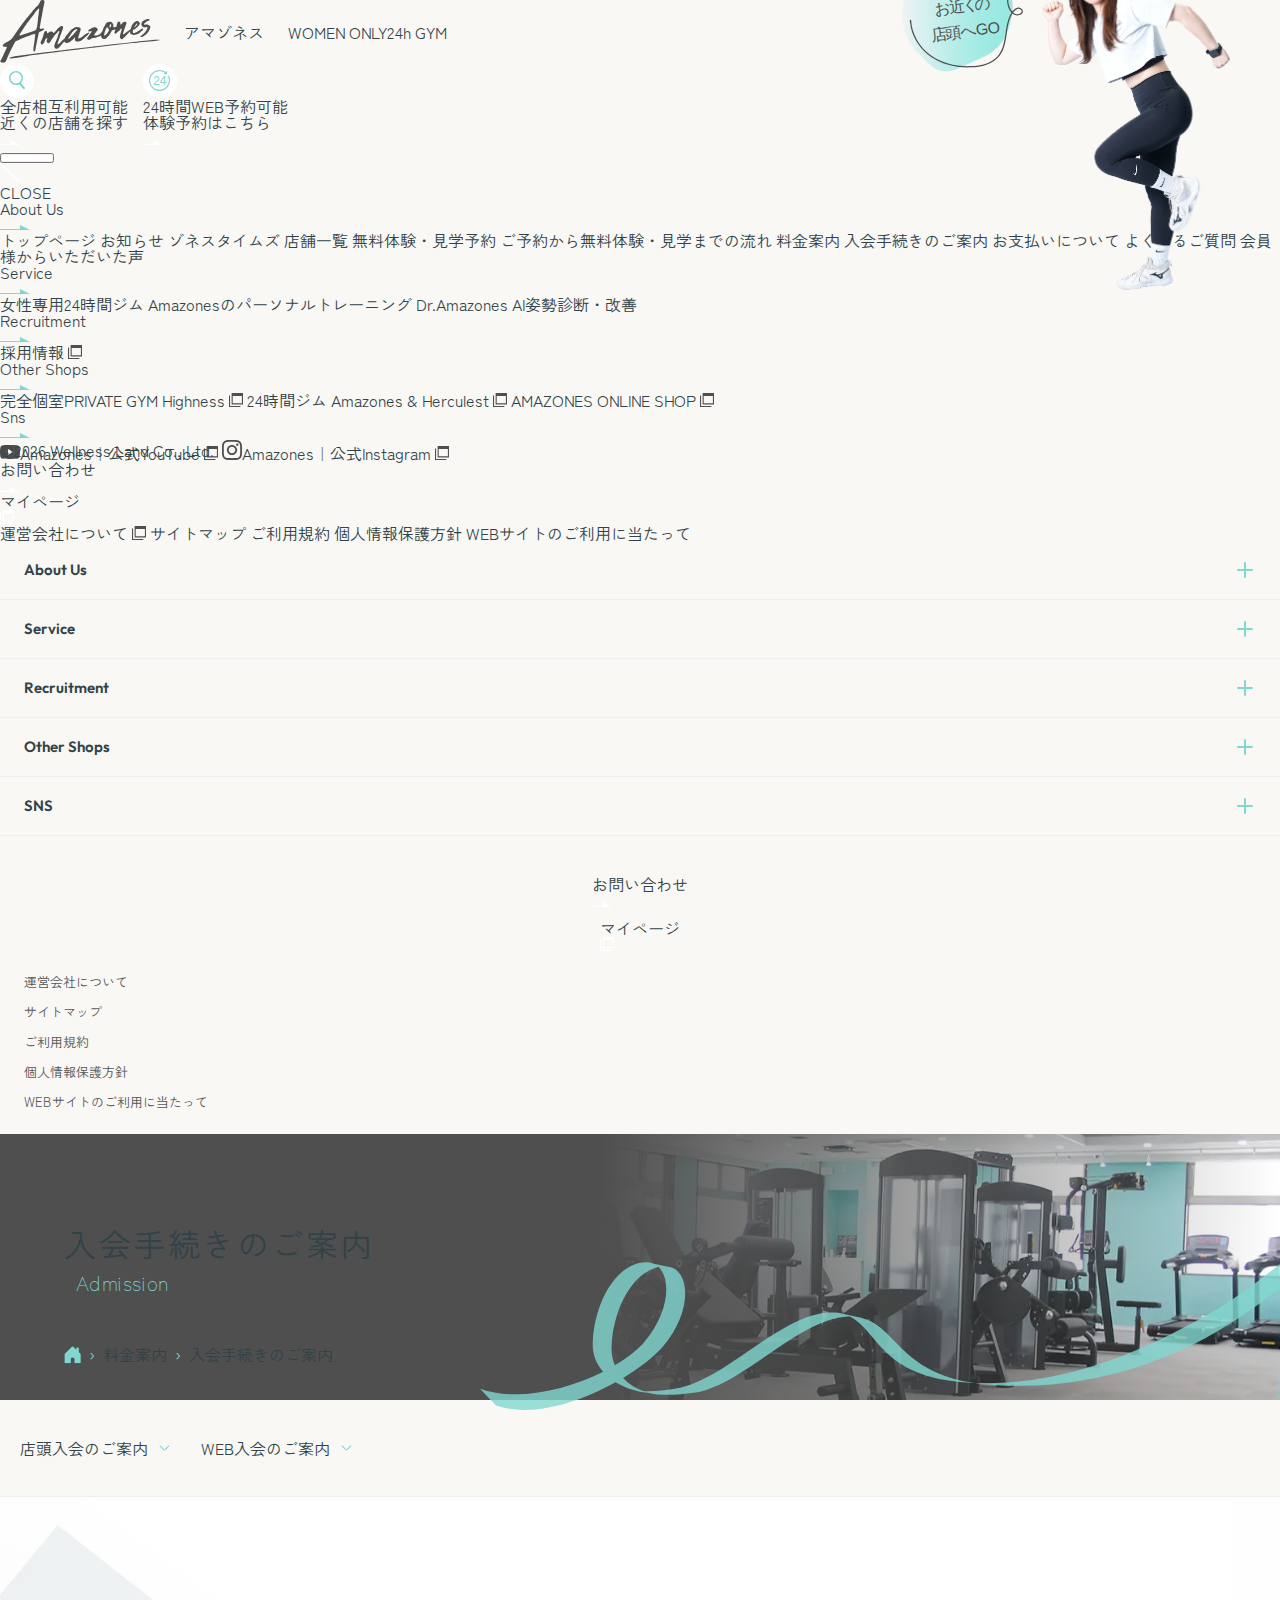
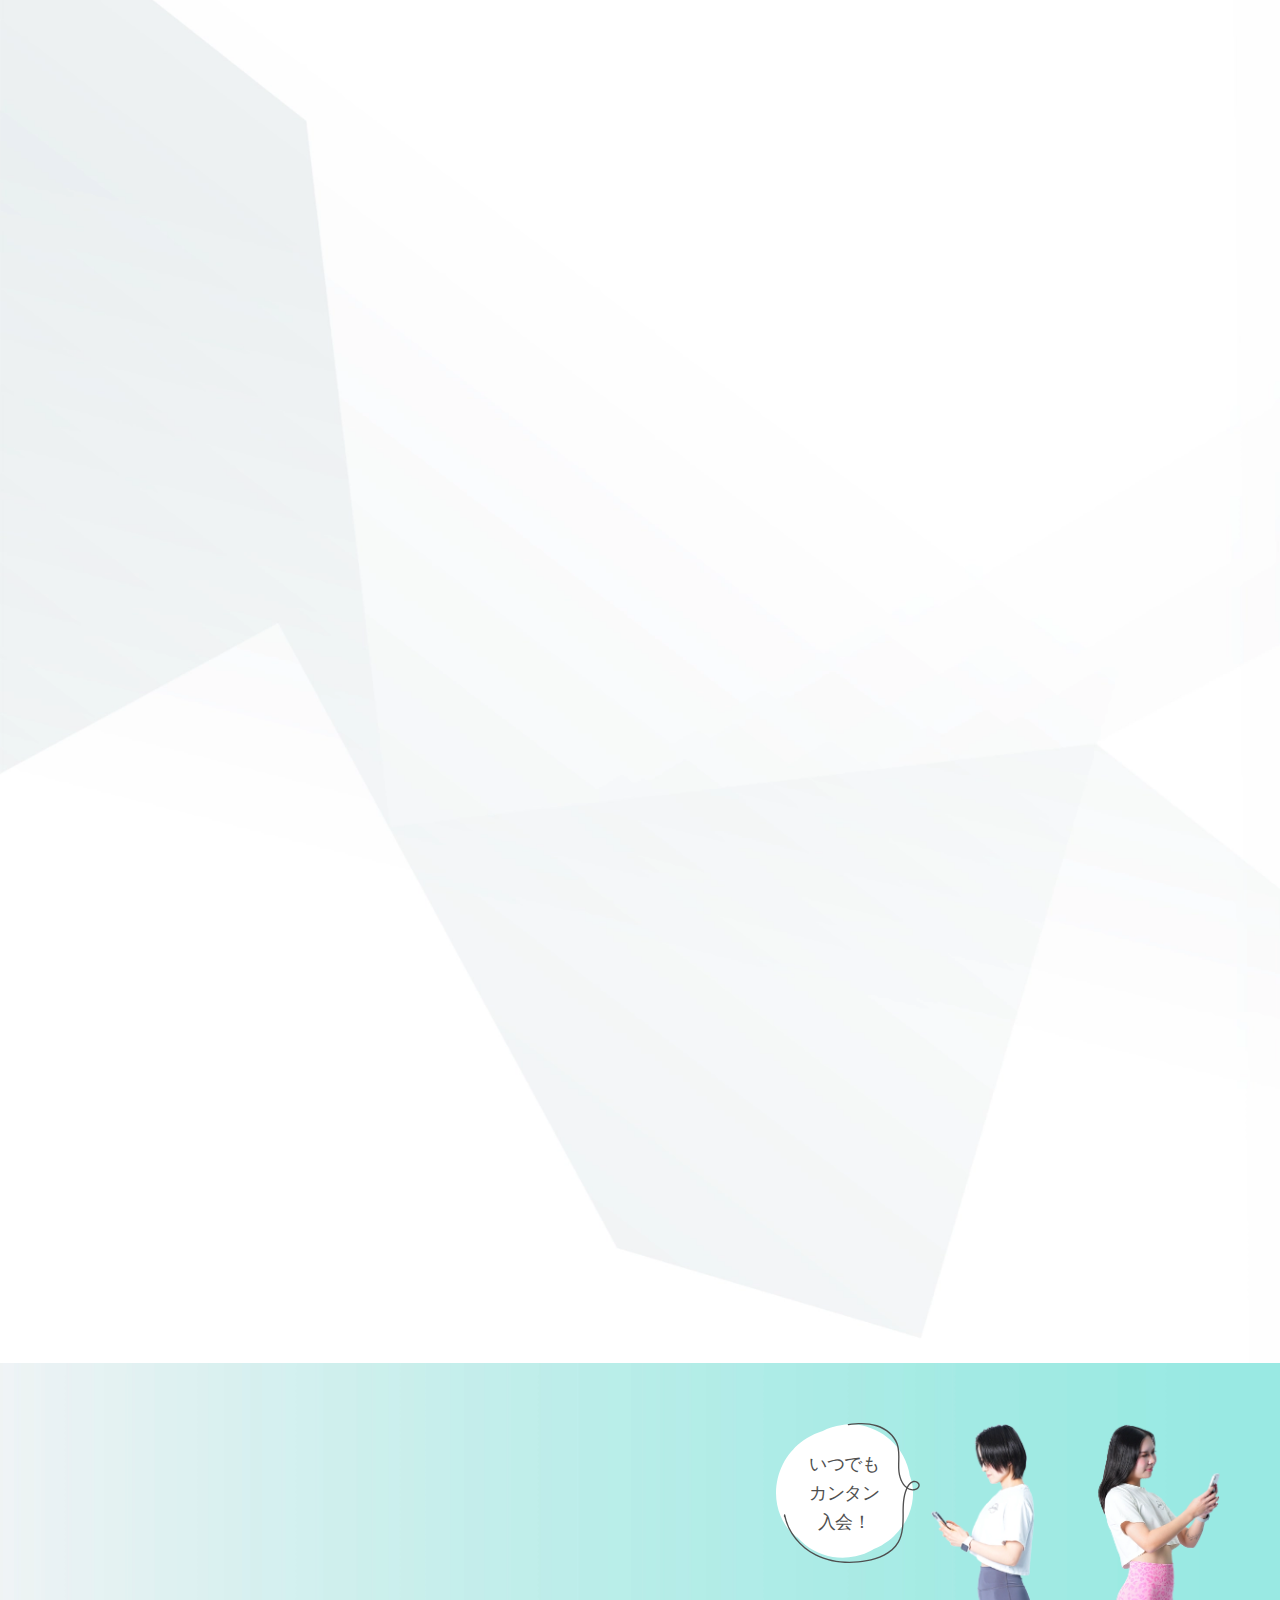
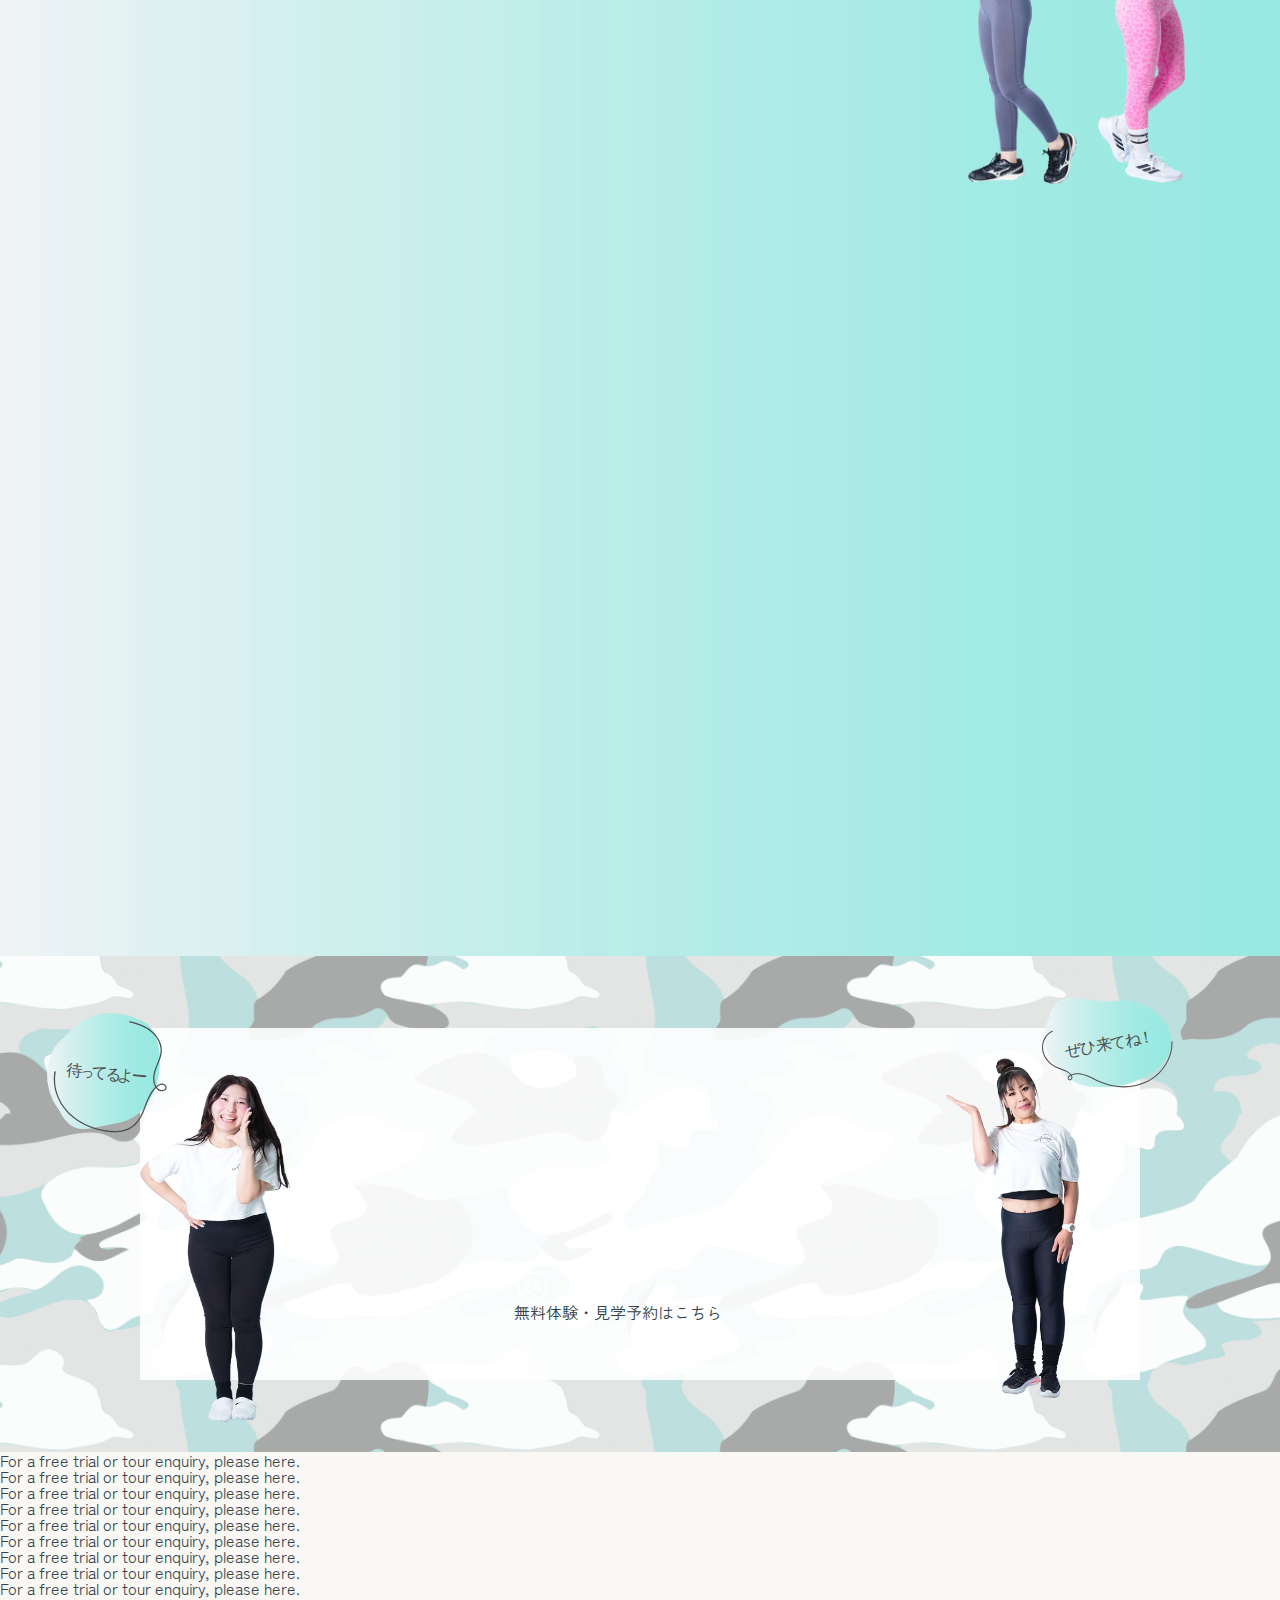
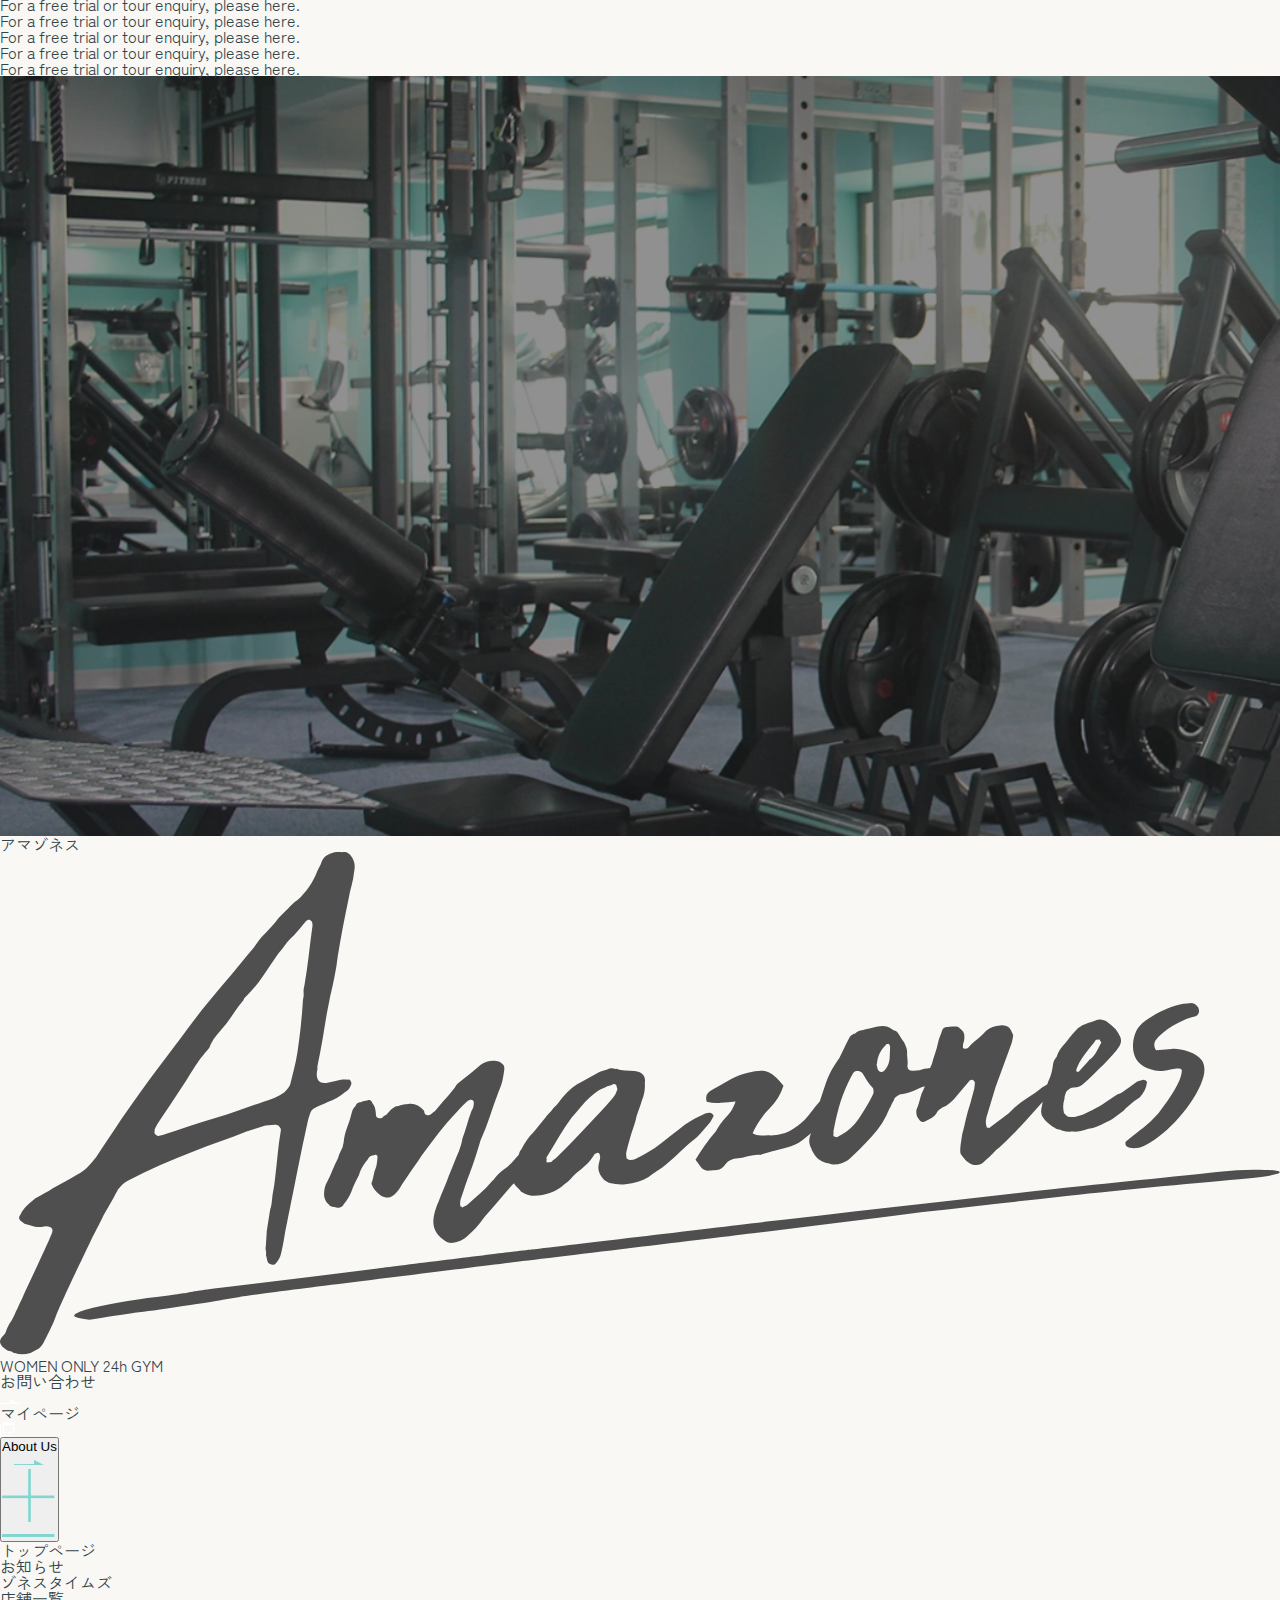
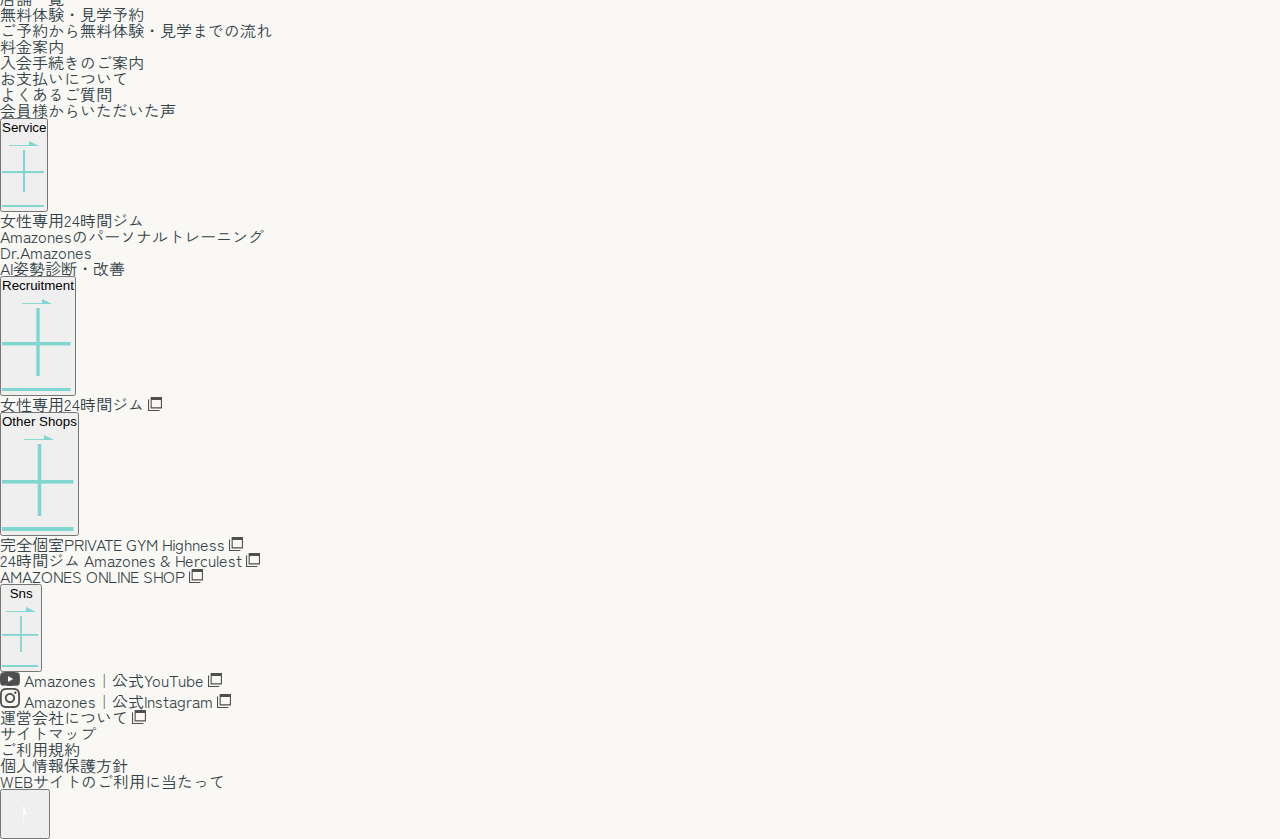
<file: admission/index.html>
<!DOCTYPE html>
<html lang="en">
  <head>
    <meta charset="UTF-8">
    <base href="/">
    <meta
      name="description"
      content="女性専用24時間ジムAmazones（アマゾネス）の店頭入会及び、WEB入会について掲載しています。"
    >
    <meta name="viewport" content="width=device-width, initial-scale=1.0">
    <title>
     入会手続きのご案内 | 料金案内 | Amazones（アマゾネス） | 初心者向け女性専用24時間ジム
    </title>
    <!-- グローバルCSS -->
    <!-- <link href="assets/css/global.css" rel="stylesheet" type="text/css">
    <link href="assets/css/admission.css" rel="stylesheet" type="text/css"> -->
    <link href="assets/scss/style.css" rel="stylesheet" type="text/css">


    <!-- スクリプト -->
    <script src="assets/js/common.js" defer></script>
    <script src="assets/js/global.js" defer></script>
  </head>
  <body>
    <!--ヘッダー-->
     <header class="I-header">
      <div
        class="I-header-wrapper"
      >
        <div class="l-header__brand">
          <a href="./">
            <img
              src="assets/img/common/icon_logo.svg"
              alt="アマゾネス"
              width="159.97px"
              height="62.77px"
              class="amazones-header-logo"
            >
          </a>
          <p class="header-text text-black1 fw-500 fs-14"
            >アマゾネス</
          >
          <p class="header-text font-outfit text-black1 fw-500 fs-13">
            WOMEN ONLY24h GYM
          </p>
        </div>

        <div class="l-header__actions">
          <a
            href="storelist/"
            class="header-btn"
          >
            <div
              class="icon-wrapper"
            >
              <img src="assets/img/common/icon_search.svg" alt="アイコン">
            </div>
            <div class="header-btn__content">
              <div class="header-btn__text">
                <p class="text-white fs-14 fw-700">全店相互利用可能</p>
                <p class="text-white fs-14 fw-700">近くの店舗を探す</p>
              </div>
              <img
                src="assets/img/common/icon_arrow.svg"
                alt="アイコン"
                class="arrow-img"
              >
            </div>
          </a>

          <a
            href="reservation/"
            class="header-btn header-btn--reservation"
          >
            <div
              class="icon-wrapper"
            >
              <img src="assets/img/common/icon_24.svg" alt="アイコン">
            </div>
            <div class="header-btn__content">
              <div class="header-btn__text">
                <p class="text-white fs-14 fw-700 text-center">
                  24時間WEB予約可能
                </p>
                <p class="text-white fs-15 fw-700 text-center">
                  体験予約はこちら
                </p>
              </div>
              <img
                src="assets/img/common/icon_arrow.svg"
                alt="アイコン"
                class="arrow-img"
              >
            </div>
          </a>
        </div>

        <!--フローティングヘッダーメニュー-->
        <div
          id="header-floating-menu"
          class="header-floating-menu"
        >
          <div
            id="floating-menu-btn"
            class="floating-menu-btn"
          >
            <img
              src="assets/img/common/icon_menu.svg"
              alt="アイコン"
              class="desktop-menu-icon"
            >
            <p class="font-outfit fs-14 fw-500 text-white">MENU</p>

            <button type="button" class="mobile-hamburger" aria-label="メニュー">
              <span class="mh-bar"></span>
              <span class="mh-bar"></span>
              <span class="mh-bar"></span>
            </button>
        <div class="floating-menu-close">
          <svg width="20" height="20" viewBox="0 0 20 20" fill="none" xmlns="http://www.w3.org/2000/svg">
            <line x1="1" y1="1" x2="19" y2="19" stroke="white" stroke-width="2" stroke-linecap="round">
            <line x1="19" y1="1" x2="1" y2="19" stroke="white" stroke-width="2" stroke-linecap="round">
          </svg>
          <p class="font-outfit fs-12 fw-500 text-white">CLOSE</p>
        </div>
          </div>

          <div
            id="floating-menu-content"
            class="floating-menu-content cursor-pointer"
          >
            <p
              class="text-vertical menu-vertical-text text-white fs-12 font-outfit fw-500"
            >
              ©2026 Wellness Land Co., Ltd.
            </p>
          </div>

        <div id="nav-menu-popup" class="nav-menu-popup">
          <div class="nav-menu-popup__columns">

            <!-- 会社について -->
            <div class="nav-menu-popup__section">
              <div class="footer-page-link">
                <p class="font-outfit fs-18 fw-500">About Us</p>
                <img src="assets/img/common/icon_arrow_blue.svg" alt="">
                <div class="footer-link-line"></div>
              </div>
              <div class="nav-menu-popup__links">
                <a href="./" class="fw-500 fs-15">トップページ</a>
                <a href="#" class="fw-500 fs-15">お知らせ</a>
                <a href="column/" class="fw-500 fs-15">ゾネスタイムズ</a>
                <a href="storelist/" class="fw-500 fs-15">店舗一覧</a>
                <a href="reservation/" class="fw-500 fs-15">無料体験・見学予約</a>
                <a href="#" class="fw-500 fs-15 text-lightBlue">ご予約から無料体験・見学までの流れ</a>
                <a href="price/" class="fw-500 fs-15">料金案内</a>
                <a href="admission/" class="fw-500 fs-15 text-lightBlue">入会手続きのご案内</a>
                <a href="payment/" class="fw-500 fs-15 text-lightBlue">お支払いについて</a>
                <a href="faq/" class="fw-500 fs-15">よくあるご質問</a>
                <a href="member/" class="fw-500 fs-15">会員様からいただいた声</a>
              </div>
            </div>

            <!-- サービス + 採用情報 -->
            <div class="nav-menu-popup__group">
              <div class="nav-menu-popup__section">
                <div class="footer-page-link">
                  <p class="font-outfit fs-18 fw-500">Service</p>
                  <img src="assets/img/common/icon_arrow_blue.svg" alt="">
                  <div class="footer-link-line"></div>
                </div>
                <div class="nav-menu-popup__links">
                  <a href="about/" class="fw-500 fs-15">女性専用24時間ジム</a>
                  <a href="personal/" class="fw-500 fs-15">Amazonesのパーソナルトレーニング</a>
                  <a href="medical/" class="fw-500 fs-15">Dr.Amazones</a>
                  <a href="#" class="fw-500 fs-15">AI姿勢診断・改善</a>
                </div>
              </div>
              <div class="nav-menu-popup__section">
                <div class="footer-page-link">
                  <p class="font-outfit fs-18 fw-500">Recruitment</p>
                  <img src="assets/img/common/icon_arrow_blue.svg" alt="">
                  <div class="footer-link-line"></div>
                </div>
                <div class="nav-menu-popup__links">
                  <a href="#" class="footer-icon-link fw-500 fs-15">採用情報 <img src="assets/img/common/icon_recruitment.svg" alt="アイコン"></a>
                </div>
              </div>
            </div>

            <!-- 他店舗 + SNS -->
            <div class="nav-menu-popup__group">
              <div class="nav-menu-popup__section">
                <div class="footer-page-link">
                  <p class="font-outfit fs-18 fw-500">Other Shops</p>
                  <img src="assets/img/common/icon_arrow_blue.svg" alt="">
                  <div class="footer-link-line"></div>
                </div>
                <div class="nav-menu-popup__links">
                  <a href="https://hqf.osaka/" target="_blank" class="footer-icon-link fw-500 fs-15">完全個室PRIVATE GYM Highness <img src="assets/img/common/icon_recruitment.svg" alt="アイコン"></a>
                  <a href="https://hercules.amazones.fit/" target="_blank" class="footer-icon-link fw-500 fs-15">24時間ジム Amazones &amp; Herculest <img src="assets/img/common/icon_recruitment.svg" alt="アイコン"></a>
                  <a href="https://shop.amazones.fit/" target="_blank" class="footer-icon-link fw-500 fs-15">AMAZONES ONLINE SHOP <img src="assets/img/common/icon_recruitment.svg" alt="アイコン"></a>
                </div>
              </div>
              <div class="nav-menu-popup__section">
                <div class="footer-page-link">
                  <p class="font-outfit fs-18 fw-500">Sns</p>
                  <img src="assets/img/common/icon_arrow_blue.svg" alt="">
                  <div class="footer-link-line"></div>
                </div>
                <div class="nav-menu-popup__links">
                  <a href="https://www.youtube.com/channel/UCvpQu600VT18YsgIj-2BpiQ" target="_blank" class="footer-icon-link fw-500 fs-15"><img src="assets/img/common/icon_youtube.svg" alt="" class="mr-5" >Amazones｜公式YouTube <img src="assets/img/common/icon_recruitment.svg" alt="アイコン"></a>
                  <a href="https://www.instagram.com/ama_zones_24h/" target="_blank" class="footer-icon-link fw-500 fs-15"><img src="assets/img/common/icon_instragram.svg" alt="" class="mr-5" >Amazones｜公式Instagram <img src="assets/img/common/icon_recruitment.svg" alt="アイコン"></a>
                </div>
              </div>
            </div>

          </div>

          <!-- 下部行 -->
          <div class="nav-menu-popup__bottom" style="gap: 20px">
            <div class="nav-menu-popup__bottom-btns">
              <a href="contact/" class="btn-light-blue footer-blue-btn">
                <p class="text-white fs-16 font-outfit">お問い合わせ</p>
                <img src="assets/img/common/icon_arrow.svg" alt="アイコン">
              </a>
              <a href="#" class="btn-light-blue footer-blue-btn">
                <p class="text-white fs-16 font-outfit">マイページ</p>
                <img src="assets/img/common/icon_videos.svg" alt="アイコン">
              </a>
            </div>
            <div class="nav-menu-popup__bottom-links">
              <a href="https://wellnessland.co.jp/" target="_blank" class="footer-icon-link fw-500 fs-14">運営会社について <img src="assets/img/common/icon_recruitment.svg" alt="アイコン"></a>
              <a href="sitemap/" class="fw-500 fs-14">サイトマップ</a>
              <a href="#" class="fw-500 fs-14">ご利用規約</a>
              <a href="#" class="fw-500 fs-14">個人情報保護方針</a>
              <a href="#" class="fw-500 fs-14">WEBサイトのご利用に当たって</a>
            </div>
          </div>
        </div>
</div>

        <!--モバイルヘッダー-->
        <div class="mobile-header-overlay">
          <nav class="sp-nav-main">
            <div class="sp-nav-section">
              <button type="button" class="sp-nav-head js-sp-nav-toggle"><span class="sp-nav-title">About Us</span><span class="sp-nav-plus">＋</span></button>
              <ul class="sp-nav-list">
                <li><a href="./" class="sp-nav-link">トップページ</a></li>
                <li><a href="#" class="sp-nav-link">お知らせ</a></li>
                <li><a href="column/" class="sp-nav-link">ゾネスタイムズ</a></li>
                <li><a href="storelist/" class="sp-nav-link">店舗一覧</a></li>
                <li><a href="reservation/" class="sp-nav-link">無料体験・見学予約</a></li>
                <li><a href="#" class="sp-nav-link">ご予約から無料体験・見学までの流れ</a></li>
                <li><a href="price/" class="sp-nav-link">料金案内</a></li>
                <li><a href="admission/" class="sp-nav-link">入会手続きのご案内</a></li>
                <li><a href="payment/" class="sp-nav-link">お支払いについて</a></li>
                <li><a href="faq/" class="sp-nav-link">よくあるご質問</a></li>
                <li><a href="member/" class="sp-nav-link">会員様からいただいた声</a></li>
              </ul>
            </div>
            <div class="sp-nav-section">
              <button type="button" class="sp-nav-head js-sp-nav-toggle"><span class="sp-nav-title">Service</span><span class="sp-nav-plus">＋</span></button>
              <ul class="sp-nav-list">
                <li><a href="about/" class="sp-nav-link">女性専用24時間ジム</a></li>
                <li><a href="personal/" class="sp-nav-link">Amazonesのパーソナルトレーニング</a></li>
                <li><a href="medical/" class="sp-nav-link">Dr.Amazones</a></li>
                <li><a href="#" class="sp-nav-link">AI姿勢診断・改善</a></li>
              </ul>
            </div>
            <div class="sp-nav-section">
              <button type="button" class="sp-nav-head js-sp-nav-toggle"><span class="sp-nav-title">Recruitment</span><span class="sp-nav-plus">＋</span></button>
              <ul class="sp-nav-list">
                <li><a href="#" class="sp-nav-link">採用情報</a></li>
              </ul>
            </div>
            <div class="sp-nav-section">
              <button type="button" class="sp-nav-head js-sp-nav-toggle"><span class="sp-nav-title">Other Shops</span><span class="sp-nav-plus">＋</span></button>
              <ul class="sp-nav-list">
                <li><a href="#" class="sp-nav-link">完全個室PRIVATE GYM Highness</a></li>
                <li><a href="#" class="sp-nav-link">24時間ジム Amazones &amp; Herculest</a></li>
                <li><a href="#" class="sp-nav-link">AMAZONES ONLINE SHOP</a></li>
              </ul>
            </div>
            <div class="sp-nav-section">
              <button type="button" class="sp-nav-head js-sp-nav-toggle"><span class="sp-nav-title">SNS</span><span class="sp-nav-plus">＋</span></button>
              <ul class="sp-nav-list">
                <li><a href="#" class="sp-nav-link sp-nav-link--icon"><img src="assets/img/common/icon_youtube.svg" class="sp-nav-sns-icon" alt="">Amazones｜公式YouTube</a></li>
                <li><a href="#" class="sp-nav-link sp-nav-link--icon"><img src="assets/img/common/icon_instragram.svg" class="sp-nav-sns-icon" alt="">Amazones｜公式Instagram</a></li>
              </ul>
            </div>
          </nav>
          <div class="sp-nav-sub">
            <div class="sp-nav-btns">
              <a href="contact/" class="btn-light-blue footer-blue-btn">
                <p class="text-white fs-16 font-outfit">お問い合わせ</p>
                <img src="assets/img/common/icon_arrow.svg" alt="アイコン">
              </a>
              <a href="#" class="btn-light-blue footer-blue-btn">
                <p class="text-white fs-16 font-outfit">マイページ</p>
                <img src="assets/img/common/icon_videos.svg" alt="アイコン">
              </a>
            </div>
            <ul class="sp-nav-utility">
              <li><a href="#">運営会社について</a></li>
              <li><a href="sitemap/">サイトマップ</a></li>
              <li><a href="#">ご利用規約</a></li>
              <li><a href="#">個人情報保護方針</a></li>
              <li><a href="#">WEBサイトのご利用に当たって</a></li>
            </ul>
          </div>
        </div>
      </div>
     </header>
     <!--/ヘッダー-->

    <!--メインコンテンツ-->
    <main class="bg-white p-admission-page">
      <!-- ヒーローバナー -->
      <section class="banner-section">
        <div class="p-banner">
          <div class="p-banner-inner">
            <img
              src="assets/img/common/img_gym02.webp"
              alt="予約バナー"
              class="p-banner-img"
            >

            <div class="p-banner-overlay"></div>
          </div>

          <!-- バナーテキスト -->
          <div class="p-banner-content">
            <h1 class="p-banner-title font-zen text-white">
              入会手続きのご案内
            </h1>
            <p class="p-banner-subtitle font-outfit mt-18">Admission</p>
            <!-- パンくずリスト -->
            <nav class="c-breadcrumb p-breadcrumb">
              <a href="./" class="c-breadcrumb-home">
                <svg
                  version="1.2"
                  xmlns="http://www.w3.org/2000/svg"
                  viewBox="0 0 17 17"
                  width="17"
                  height="17"
                >
                  <path
                    id="シェイプ894"
                    fill="#81d7cf"
                    d="m6.81 16.4v-4.21c0-0.3 0.3-0.6 0.61-0.6h2.47c0.31 0 0.61 0.3 0.61 0.6v4.21c0 0.33 0.28 0.6 0.62 0.6h4.93c0.34 0 0.62-0.27 0.62-0.6v-8.41q-0.01-0.25-0.18-0.43l-1.67-1.62v-3.96c0-0.33-0.28-0.6-0.62-0.6h-1.23c-0.34 0-0.62 0.27-0.62 0.6v1.56l-3.26-3.19c-0.24-0.23-0.63-0.23-0.87 0l-7.4 7.21q-0.17 0.18-0.18 0.43v8.41c0 0.33 0.28 0.6 0.62 0.6h4.93c0.34 0 0.62-0.27 0.62-0.6z"
                  >
                </svg>
              </a>
              <span class="c-breadcrumb-separator">&#x203A;</span>
              <a href="#" class="text-white fs-14 banner-a-link">料金案内</a>
              <span class="c-breadcrumb-separator">&#x203A;</span>
              <a href="#" class="text-white fs-14 banner-a-link"
                >入会手続きのご案内</a
              >
            </nav>
          </div>
        </div>
        <!-- リボン装飾01 -->
        <img
          src="assets/img/common/img_ribbon_banner.svg"
          alt="リボン装飾"
          class="ribbon-banner clip-grow-right"
        >
      </section>
      <!--メインコンテンツ-->
      <section class="p-admission-section">
        <nav class="p-admission-nav">
          <a
            href="#store-membership"
            class="p-admission-nav__link fs-14 fw-500 banner-a-link"
          >
            店頭入会のご案内
            <svg
              version="1.2"
              xmlns="http://www.w3.org/2000/svg"
              viewBox="0 0 13 8"
              width="13"
              height="8"
            >
              <path
                id="長方形 6 のコピー 6"
                fill="#81d8d0"
                d="m10.63 1.23l0.79 0.79-4.75 4.75-0.79-0.79zm-8.42 0l-0.79 0.79 4.74 4.75 0.79-0.8z"
              >
            </svg>
          </a>
          <a
            href="#web-membership"
            class="p-admission-nav__link fs-14 fw-500 banner-a-link"
          >
            WEB入会のご案内
            <svg
              version="1.2"
              xmlns="http://www.w3.org/2000/svg"
              viewBox="0 0 13 8"
              width="13"
              height="8"
            >
              <path
                id="長方形 6 のコピー 6"
                fill="#81d8d0"
                d="m10.63 1.23l0.79 0.79-4.75 4.75-0.79-0.79zm-8.42 0l-0.79 0.79 4.74 4.75 0.79-0.8z"
              >
            </svg>
          </a>
        </nav>

        <!-- 店舗メンバーシップ -->
        <article class="p-admission-container" id="store-membership">
          <div class="p-admission-content relative">
            <figure class="p-store-sticker z-10">
              <img
                src="assets/img/admission/icon_admission_speechBubble1.svg"
                alt="今すぐお近くの店頭へGO"
                class="p-store-speech-bubble speech-bubble"
              >
              <img
                src="assets/img/admission/img_admission_sticker1.webp"
                alt="今すぐお近くの店頭へGO"
                height="340px"
                width="188.2px"
              >
            </figure>

            <div class="p-admission-content__inner">
              <hgroup
                class="reveal section-header-wrapper"
              >
                <p class="section-sub-text fs-18 fw-500 text-black1">
                  店頭入会のご案内
                </p>
                <h2
                  class="section-header-text fs-100 md-fs-50 lh-normal font-outfit fw-400"
                >
                  Store Membership
                </h2>
              </hgroup>

              <ol class="p-admission-content__list">
                <li
                  class="reveal p-admission-item"
                >
                  <div class="p-admission-item__header">
                    <img
                      src="assets/img/admission/icon_admission_label_icon1.svg"
                      alt="ステップ01"
                    >
                    <div class="p-admission-item__title">
                      <p class="font-outfit fs-24 md-fs-16 text-lightBlue">Step01</p>
                      <p class="fw-700 fs-24 md-fs-16 md-fs-16">店舗にご連絡・来店予約</p>
                    </div>
                  </div>
                  <p class="fw-500 fs-16 p-admission-p lh-210">
                    入会を希望する店舗の無料体験・見学の予約フォームよりご予約、もしくはご入会を希望する店舗の公式LINEや、スタッフアワー内（月・火・木・金・土：11:00
                    - 20:00）に店舗へお電話ください。店舗の所在地や電話番号、公式LINEなどは<a href = '/storelist/index.html' class = 'text-link'>店舗一覧</a>よりご確認ください。
                  </p>
                </li>

                <li
                  class="reveal p-admission-item"
                >
                  <div class="p-admission-item__header">
                    <img
                      src="assets/img/admission/icon_admission_label_icon2.svg"
                      alt="ステップ02"
                    >
                    <div class="p-admission-item__title">
                      <p class="font-outfit fs-24 text-lightBlue">Step02</p>
                      <p class="fw-700 fs-24 md-fs-16">無料体験・見学</p>
                    </div>
                  </div>
                  <p class="fw-500 fs-16 p-admission-p lh-210">
                    スタッフアワー内（月・火・木・金・土：11:00 -
                    20:00）にご来店いただき、
                    店内で実際に体験・見学していただけます。所要時間は、体験は1時間・見学は30分です。
                  </p>
                </li>

                <li
                  class="reveal p-admission-item"
                >
                  <div class="p-admission-item__header">
                    <img
                      src="assets/img/admission/icon_admission_label_icon3.svg"
                      alt="ステップ03"
                    >
                    <div class="p-admission-item__title">
                      <p class="font-outfit fs-24 text-lightBlue">Step03</p>
                      <p class="fw-700 fs-24 md-fs-16">入会手続き</p>
                    </div>
                  </div>
                  <div class="w-full">
                    <p class="fw-500 fs-16 p-admission-p lh-210">
                      無料体験・見学当日に入会手続きを行い、そのまま施設をご利用いただくことができます（入会当月の月会費は日割り計算されます）。<br>
                      また日を改めて入会手続き（ご来店、もしくはオンライン）を行うことも可能です。
                    </p>
                    <hr class="p-step-line" >
                    <ul class="p-admission-step-ul">
                      <li>
                        <p class="fw-500 fs-16">
                          月会費の料金はプランによって異なります。
                        </p>
                      </li>
                      <li>
                        <p class="fw-500 fs-16">
                          入会時に入会金・事務手数料11,000円（税込）、セキュリティ登録料5,500円（税込）をいただいております。
                        </p>
                      </li>
                    </ul>
                    <p class="fw-500 fs-16 admission-p">
                      ※
                      入会金・事務手数料・セキュリティ登録料は、条件を達成すると全て無料になるキャンペーンを行っております。
                    </p>
                  </div>
                </li>

                <li
                  class="reveal p-admission-item"
                >
                  <div class="p-admission-item__header">
                    <img
                      src="assets/img/admission/icon_admission_label_icon4.svg"
                      alt="ステップ04"
                    >
                    <div class="p-admission-item__title">
                      <p class="font-outfit fs-24 text-lightBlue">Step04</p>
                      <p class="fw-700 fs-24 md-fs-16">来店時の持ち物</p>
                    </div>
                  </div>
                  <ul class="p-admission-step4-ul">
                    <li>
                      <p class="fw-500 fs-16 text-lightBlue lh-200">
                        本人確認書類
                      </p>
                      <div>
                        <p class="fw-500 fs-16 lh-200">
                          以下のいずれか1点をご持参ください。
                        </p>
                        <p class="fw-500 fs-16 lh-200">
                          運転免許証・パスポート・マイナンバーカード・住民基本台帳カード（写真付）・在留カード/特別永住者証明書
                        </p>
                        <hr class="p-step-nested-line" >
                      </div>
                    </li>
                    <li>
                      <p class="fw-500 fs-16 text-lightBlue lh-200">
                        クレジットカードもしくは、金融機関のキャッシュカードと銀行印
                      </p>
                      <div>
                        <p class="fw-500 fs-16 lh-200">
                          ご希望されるお支払い方法により、クレジットカード（デビットカード）もしくは、会費引落口座の銀行情報どちらかをご持参ください。
                        </p>
                        <hr class="p-step-nested-line" >
                      </div>
                    </li>
                    <li>
                      <p class="fw-500 fs-16 text-lightBlue lh-200">
                        スマートフォンやタブレット等の通信端末
                      </p>
                      <div>
                        <p class="fw-500 fs-16 lh-200">
                          ご持参いただいた端末でネットワークに接続（各店舗にwi-fi設置有）し、入会の手続きを行っていただきます。
                        </p>
                      </div>
                    </li>
                  </ul>
                </li>
              </ol>
            </div>
          </div>
        </article>

        <!-- WEB入会 -->
        <article class="p-admission-web-container" id="web-membership">
          <div class="p-admission-content relative">
            <figure class="p-admission-web-sticker z-10">
              <img
                src="assets/img/admission/icon_admission_speechBubble2.svg"
                alt="いつでもカンタン入会！"
                class="p-web-speech-bubble speech-bubble"
              >
              <img
                src="assets/img/admission/img_admission_sticker2.webp"
                alt="いつでもカンタン入会！"
                class="p-web-sticker"
                height="361px"
                width="289px"
              >
            </figure>

            <div class="p-admission-content__inner">
              <hgroup
                class="reveal section-header-wrapper" style="z-index:10"
              >
                <p class="section-sub-text fs-18 fw-500 text-black1">
                  WEB入会のご案内
                </p>
                <h2
                  class="section-header-text fs-100 md-fs-50 lh-normal font-outfit fw-400"
                >
                  Web Membership
                </h2>
              </hgroup>

              <ul class="p-admission-content__list">
                <li
                  class="reveal p-admission-item"
                >
                  <div class="p-admission-item__header">
                    <img
                      src="assets/img/admission/icon_admission_web_icon1.svg"
                      alt="ステップ01"
                    >
                    <div class="p-admission-item__title">
                      <p class="font-outfit fs-24 text-lightBlue">Step01</p>
                      <p class="fw-700 fs-24 md-fs-16">事前にご確認いただきたい事項</p>
                    </div>
                  </div>
                  <div class="w-full">
                    <ul class="p-admission-step4-ul">
                      <li>
                        <p class="fw-500 fs-16 text-lightBlue lh-200">
                          初期費用（初回お支払い額）
                        </p>
                        <div>
                          <p class="fw-500 fs-16 lh-200">
                            月会費2か月分（入会当月・翌月の月会費）、入会金・事務手数料11,000円（税込）、セキュリティ登録料5,500円（税込）をいただいております。
                          </p>
                          <p class="fw-500 fs-16 lh-200">
                            ※ 入会当月の月会費は日割り計算されます。
                          </p>
                          <p class="fw-500 fs-16 lh-200">
                            ※
                            入会金・事務手数料・セキュリティ登録料は、条件を達成すると全て無料になるキャンペーンを行っております。
                          </p>
                          <p class="fw-500 fs-16 lh-200">
                            ※
                            初回のご来店時に同意書へ署名していただく必要がございます。
                          </p>
                          <hr class="p-step-nested-line" >
                        </div>
                      </li>
                      <li>
                        <p class="fw-500 fs-16 text-lightBlue lh-200">
                          お手続きについて
                        </p>
                        <div>
                          <p class="fw-500 fs-16 lh-200">
                            WEB入会は、女性専用24時間ジム
                            Amazones（アマゾネス）に新規でご入会される方が対象となります。
                          </p>
                          <p class="fw-500 fs-16 lh-200">
                            なお、WEB入会でお手続きいただいた場合でも、キャンペーンの適用条件確認や同意書へご署名していただくなど、必要な手続きがございます。
                          </p>
                           <p class="fw-500 fs-16 lh-200">
                            そのため、初回来店の際は必ずスタッフアワー内（月・火・木・金・土：11:00 - 20:00）にお越しください。                          </p>
                          <hr class="p-step-nested-line" >
                        </div>
                      </li>
                      <li>
                        <p class="fw-500 fs-16 text-lightBlue lh-200">
                          お支払いについて
                        </p>
                        <div>
                          <p class="fw-500 fs-16 lh-200">
                            お支払い方法は、以下からお選びいただけます
                          </p>
                          <p class="fw-500 fs-16 lh-200">
                            <b class="text-lightBlue">1.</b
                            >クレジットカードまたはデビットカード
                          </p>
                          <p class="fw-500 fs-16 lh-200">
                            <b class="text-lightBlue">2.</b
                            >口座振替（初回来店時にお手続きが必要です）
                          </p>
                          <p class="fw-500 fs-16 lh-200">
                            ※
                            クレジット決済はご契約いただいた当日が決済日になります。
                          </p>
                        </div>
                      </li>
                    </ul>
                    <p class="fw-500 fs-16 lh-200 p-admission-p mt-60">
                      お支払いについての詳細は下記ページよりご確認ください。
                    </p>
                    <a href="payment/" class="btn-light-blue mt-20 ml-40">
                      <p class="text-white fs-16 font-outfit">
                        お支払いについて
                      </p>
                      <img
                        src="assets/img/common/icon_btn_green_arrow.svg"
                        alt="アイコン"
                      >
                    </a>
                  </div>
                </li>

                <li
                  class="reveal p-admission-item"
                >
                  <div class="p-admission-item__header">
                    <img
                      src="assets/img/admission/icon_admission_web_icon2.svg"
                      alt="ステップ02"
                    >
                    <div class="p-admission-item__title">
                      <p class="font-outfit fs-24 text-lightBlue">Step02</p>
                      <p class="fw-700 fs-24 md-fs-16">WEB入会手続き</p>
                    </div>
                  </div>
                  <div class="w-full">
                    <p class="fw-500 fs-16 lh-200 admission-p">
                    女性専用24時間ジム Amazones（アマゾネス） へのご入会は、下記ボタンより無料会員登録よりお進みください。
                    </p>
                    <p class="fw-500 fs-16 lh-200 admission-p">
                      お手続きの際には、利用規約・個人情報の取り扱い・プライバシーポリシーにご同意の上、お客様情報のご登録をお願いいたします。
                    </p>
                    <aside class="p-step-warning">
                      <img
                        src="assets/img/admission/icon_warning.svg"
                        class="p-icon-warning"
                      >
                      <p class="fw-700 fs-16 text-white">ご注意ください</p>
                    </aside>
                    <p class="fw-500 fs-16 lh-200 p-admission-p mt-25">
                      ご契約前に、所属店舗・ご希望プランにお間違いがないか必ずご確認ください。店舗やプランに誤りがあった場合は、変更の手続きにお時間を要します。
                    </p>
                    <a href="https://highness.hacomono.jp/register/" target="_blank" class="btn-light-blue mt-20 ml-40">
                      <p class="text-white fs-16 font-outfit">
                        お支払いについて
                      </p>
                      <img
                        src="assets/img/common/icon_btn_green_arrow.svg"
                        alt="アイコン"
                      >
                    </a>
                  </div>
                </li>
              </ul>
            </div>
          </div>
        </article>
      </section>

      <!-- 会員バナー -->
      <section class="c-footer-banner">
      <div class="c-footer-banner__container">

    <h2 class="reveal fw-700 fs-32">
      まずはお気軽に<br class="display-sp" >無料体験・見学へ
      <b class="fs-60 font-outfit fw-600 text-lightBlue">GO!</b>
    </h2>

    <p class="reveal fw-500 fs-16 lh-180">
      女性専用24時間ジムAmazones（アマゾネス）では、無料体験や見学を随時受付しております。<br class="c-footer-banner__break" >
      トレーニングマシンや設備のご説明からカウンセリング・トレーニングまで、今すぐご予約！
    </p>

    <a href="reservation/" class="btn-light-blue mx-auto c-footer-banner__btn">
      <img src="assets/img/common/icon_24_white.svg" alt="24時間">
      <p class="text-white fs-16 font-outfit">
        無料体験・見学予約はこちら
        <img src="assets/img/common/icon_btn_green_arrow.svg" alt="">
      </p>
    </a>

    <div class="c-footer-banner__stickers">
      <figure class="c-footer-banner__sticker1">
        <img src="assets/img/admission/icon_admission_speechBubble3.svg" alt="待ってるよー" class="c-footer-banner__bubble1 speech-bubble">
        <img src="assets/img/admission/img_admission_sticker3.webp" alt="待ってるよー" height="349px" width="152px">
      </figure>
      <figure class="c-footer-banner__sticker2">
        <img src="assets/img/admission/icon_admission_speechBubble4.svg" alt="待ってるよー" class="c-footer-banner__bubble2 speech-bubble">
        <img src="assets/img/admission/img_admission_sticker4.webp" alt="待ってるよー" height="360px" width="auto">
      </figure>
    </div>

      </div>
      </section>

      <!-- トップテキストスライダー -->
      <div class="text-slider">
        <div class="slide-track">
          <div class="slide">
            <p class="font-outfit fw-300 fs-36 text-white">
              For a free trial or tour enquiry, please here.
            </p>
          </div>
          <div class="slide">
            <p class="font-outfit fw-300 fs-36 text-white">
              For a free trial or tour enquiry, please here.
            </p>
          </div>
          <div class="slide">
            <p class="font-outfit fw-300 fs-36 text-white">
              For a free trial or tour enquiry, please here.
            </p>
          </div>
          <div class="slide">
            <p class="font-outfit fw-300 fs-36 text-white">
              For a free trial or tour enquiry, please here.
            </p>
          </div>
          <div class="slide">
            <p class="font-outfit fw-300 fs-36 text-white">
              For a free trial or tour enquiry, please here.
            </p>
          </div>
          <div class="slide">
            <p class="font-outfit fw-300 fs-36 text-white">
              For a free trial or tour enquiry, please here.
            </p>
          </div>
          <div class="slide">
            <p class="font-outfit fw-300 fs-36 text-white">
              For a free trial or tour enquiry, please here.
            </p>
          </div>
          <div class="slide">
            <p class="font-outfit fw-300 fs-36 text-white">
              For a free trial or tour enquiry, please here.
            </p>
          </div>
          <div class="slide">
            <p class="font-outfit fw-300 fs-36 text-white">
              For a free trial or tour enquiry, please here.
            </p>
          </div>
          <div class="slide">
            <p class="font-outfit fw-300 fs-36 text-white">
              For a free trial or tour enquiry, please here.
            </p>
          </div>
          <div class="slide">
            <p class="font-outfit fw-300 fs-36 text-white">
              For a free trial or tour enquiry, please here.
            </p>
          </div>
          <div class="slide">
            <p class="font-outfit fw-300 fs-36 text-white">
              For a free trial or tour enquiry, please here.
            </p>
          </div>
          <div class="slide">
            <p class="font-outfit fw-300 fs-36 text-white">
              For a free trial or tour enquiry, please here.
            </p>
          </div>
          <div class="slide">
            <p class="font-outfit fw-300 fs-36 text-white">
              For a free trial or tour enquiry, please here.
            </p>
          </div>
        </div>
      </div>

      <!-- 入会その他詳細 -->
      <div class="c-other-details-banner">
        <div
          class="reveal-scale c-other-details-banner-container"
        >
          <ul class="c-other-details-banner__list">
            <li
              class="c-other-details-banner-item"
            >
              <div class="c-other-details-banner-item__header">
                <div class="c-other-details-banner-item__title">
                  <img
                    src="assets/img/admission/icon_admission_details1.svg"
                    alt="お問い合わせ"
                  >
                  <p class="fw-700 fs-24 md-fs-16">よくあるご質問</p>
                </div>
                <a  href="../faq"  class="btn-green-wrapper">
                  <img src="assets/img/common/icon_arrow.svg" alt="アイコン">
                </a>
              </div>
              <p class="fw-500 fs-16 c-other-details-banner-p lh-200">
                よくあるお問い合わせ内容をまとめて掲載しております。<br
                  class="admission-details-break"
                >
                掲載のないご質問につきましては、<a href="contact/" class="text-link"
                  >お問い合わせフォーム</a
                >からご質問ください。
              </p>
            </li>

            <li
              class="c-other-details-banner-item"
            >
              <div class="c-other-details-banner-item__header">
                <div class="c-other-details-banner-item__title">
                  <img
                    src="assets/img/admission/icon_admission_details2.svg"
                    alt="お問い合わせ"
                  >
                  <p class="fw-700 fs-24 md-fs-16">お問い合わせ</p>
                </div>
                <a href="../contact" class = "btn-green-wrapper">
                  <img src="assets/img/common/icon_arrow.svg" alt="アイコン">
                </a>
              </div>
              <p class="fw-500 fs-16 c-other-details-banner-p lh-200">
                ご予約の方法やお支払い方法についてなど、ご不明点はお気軽にお尋ねください。
              </p>
            </li>
          </ul>

          <ul class="c-other-details-banner__list">
            <li
              class="c-other-details-banner-item"
            >
              <div class="c-other-details-banner-item__header">
                <div class="c-other-details-banner-item__title">
                  <img
                    src="assets/img/admission/icon_admission_details3.svg"
                    alt="マイページ"
                  >
                  <p class="fw-700 fs-24 md-fs-16">ご利用規約</p>
                </div>
                <a href="../rules" class = "btn-green-wrapper">
                  <img src="assets/img/common/icon_arrow.svg" alt="アイコン">
                </a>
              </div>
              <p class="fw-500 fs-16 c-other-details-banner-p lh-200">
                女性専用24時間ジム
                Amazones（アマゾネス）として運営する、スポーツクラブの利用に関し適用されるご利用規約です。
              </p>
            </li>

            <li
              class="c-other-details-banner-item"
            >
              <div class="c-other-details-banner-item__header">
                <div class="c-other-details-banner-item__title">
                  <img
                    src="assets/img/admission/icon_admission_details4.svg"
                    alt="マイページ"
                  >
                  <p class="fw-700 fs-24 md-fs-16 md">マイページ</p>
                </div>
                <a href="https://highness.hacomono.jp/" target="_blank" class="btn-green-wrapper">
                  <img src="assets/img/common/icon_videos.svg" alt="アイコン">
                </a>
              </div>
              <p class="fw-500 fs-16 c-other-details-banner-p lh-200">
                パーソナルトレーニングはこちらのページからご予約ください。
              </p>
            </li>
          </ul>
        </div>
      </div>
    </main>
    <!--/メインコンテンツ-->

    <!--フッター-->
    <footer class="I-footer">
      <section class="footer-main-container">

        <!-- 上部: ブランド + ナビ -->
        <section class="footer-top">

          <!-- ブランド -->
          <aside class="footer-brand">
            <figure class="footer-brand-logo">
              <a href="./">
                <p class="font-outfit fw-500 text-right">アマゾネス</p>
                <img src="assets/img/common/icon_logo.svg" alt="アマゾネス">
                <p class="font-outfit fw-500">WOMEN ONLY 24h GYM</p>
              </a>
            </figure>

            <nav class="footer-cta-links" aria-label="クイックリンク">
              <a href="contact/" class="btn-light-blue">
                <p class="text-white fs-16 font-outfit">お問い合わせ</p>
                <img src="assets/img/common/icon_arrow.svg" alt="">
              </a>
              <a href="https://highness.hacomono.jp/mypage/" target="_blank" class="btn-light-blue ">
                <p class="text-white fs-16 font-outfit">マイページ</p>
                <img src="assets/img/common/icon_videos.svg" alt="">
              </a>
            </nav>
          </aside>

          <!-- ナビカラム -->
          <section class="footer-nav-columns">

            <!-- 会社について -->
            <nav class="footer-nav-section" aria-label="About Us">
            <button type="button" class="footer-page-link relative" aria-expanded="false">
                <p class="font-outfit fs-18 fw-500">About Us</p>
                <img src="assets/img/common/icon_arrow_blue.svg" alt="" class="footer-page-link__arrow-icon">
                <span class="footer-page-link__arrow-sign" aria-hidden="true">
                  <img src="assets/img/common/icon_toggle_open.svg" class="footer-page-link__sign-open">
                  <img src="assets/img/common/icon_toggle_off.svg" class="footer-page-link__sign-close">
                </span>
                <span class="footer-link-line"></span>
              </button>
              <ul class="footer-nav-list">
                <li><a href="" class="fw-500 fs-15">トップページ</a></li>
                <li><a href="information/" class="fw-500 fs-15">お知らせ</a></li>
                <li><a href="column/" class="fw-500 fs-15">ゾネスタイムズ</a></li>
                <li><a href="storelist/" class="fw-500 fs-15">店舗一覧</a></li>
                <li><a href="reservation/" class="fw-500 fs-15">無料体験・見学予約</a></li>
                <li><a href="reservation#reservation-flow" class="fw-500 fs-15 text-lightBlue">ご予約から無料体験・見学までの流れ</a></li>
                <li><a href="price/" class="fw-500 fs-15">料金案内</a></li>
                <li><a href="admission/" class="fw-500 fs-15 text-lightBlue">入会手続きのご案内</a></li>
                <li><a href="payment/" class="fw-500 fs-15 text-lightBlue">お支払いについて</a></li>
                <li><a href="faq/" class="fw-500 fs-15 text-lightBlue">よくあるご質問</a></li>
                <li><a href="member/" class="fw-500 fs-15">会員様からいただいた声</a></li>
              </ul>
            </nav>

            <!-- サービス + 採用情報 グループカラム -->
            <section class="footer-nav-group">

              <!-- サービス -->
              <nav class="footer-nav-section" aria-label="Service">
                <button type="button" class="footer-page-link relative" aria-expanded="false">
                  <p class="font-outfit fs-18 fw-500">Service</p>
                <img src="assets/img/common/icon_arrow_blue.svg" alt="" class="footer-page-link__arrow-icon">
                  <span class="footer-page-link__arrow-sign" aria-hidden="true">
                    <img src="assets/img/common/icon_toggle_open.svg" class="footer-page-link__sign-open">
                    <img src="assets/img/common/icon_toggle_off.svg" class="footer-page-link__sign-close">
                  </span>
                  <span class="footer-link-line"></span>
                </button>
                <ul class="footer-nav-list">
                  <li><a href="about/" class="fw-500 fs-15">女性専用24時間ジム</a></li>
                  <li><a href="personal/" class="fw-500 fs-15">Amazonesのパーソナルトレーニング</a></li>
                  <li><a href="medical/" class="fw-500 fs-15">Dr.Amazones</a></li>
              <li><a href="sportip/" class="fw-500 fs-15">AI姿勢診断・改善</a></li>
                </ul>
              </nav>

              <!-- 採用情報 -->
              <nav class="footer-nav-section" aria-label="Recruitment">
                <button type="button" class="footer-page-link relative" aria-expanded="false">
                  <p class="font-outfit fs-18 fw-500">Recruitment</p>
                          <img src="assets/img/common/icon_arrow_blue.svg" alt="" class="footer-page-link__arrow-icon">
                  <span class="footer-page-link__arrow-sign" aria-hidden="true">
                    <img src="assets/img/common/icon_toggle_open.svg" class="footer-page-link__sign-open">
                    <img src="assets/img/common/icon_toggle_off.svg" class="footer-page-link__sign-close">
                  </span>
                  <span class="footer-link-line"></span>
                </button>
                <ul class="footer-nav-list">
                  <li>
                    <a href="https://recruit.amazones.fit/" target="_blank" class="footer-icon-link fw-500 fs-15">
                      女性専用24時間ジム
                      <img src="assets/img/common/icon_recruitment.svg" alt="外部リンク">
                    </a>
                  </li>
                </ul>
              </nav>

            </section>

            <!-- 他店舗 + SNS グループカラム -->
            <section class="footer-nav-group">

              <!-- 他店舗 -->
              <nav class="footer-nav-section" aria-label="Other Shops">
                <button type="button" class="footer-page-link relative" aria-expanded="false">
                  <p class="font-outfit fs-18 fw-500">Other Shops</p>
                  <img src="assets/img/common/icon_arrow_blue.svg" alt="" class="footer-page-link__arrow-icon">
                    <span class="footer-page-link__arrow-sign" aria-hidden="true">
                      <img src="assets/img/common/icon_toggle_open.svg" class="footer-page-link__sign-open">
                      <img src="assets/img/common/icon_toggle_off.svg" class="footer-page-link__sign-close">
                    </span>
                    <span class="footer-link-line"></span>
                </button>
                <ul class="footer-nav-list">
                  <li>
                    <a href="#" class="footer-icon-link fw-500 fs-15">
                      完全個室PRIVATE GYM Highness
                      <img src="assets/img/common/icon_recruitment.svg" alt="外部リンク">
                    </a>
                  </li>
                  <li>
                    <a href="#" class="footer-icon-link fw-500 fs-15">
                      24時間ジム Amazones &amp; Herculest
                      <img src="assets/img/common/icon_recruitment.svg" alt="外部リンク">
                    </a>
                  </li>
                  <li>
                    <a href="#" class="footer-icon-link fw-500 fs-15">
                      AMAZONES ONLINE SHOP
                      <img src="assets/img/common/icon_recruitment.svg" alt="外部リンク">
                    </a>
                  </li>
                </ul>
              </nav>

              <!-- SNS -->
              <nav class="footer-nav-section" aria-label="SNS">
                <button type="button" class="footer-page-link relative" aria-expanded="false">
                  <p class="font-outfit fs-18 fw-500">Sns</p>
                  <img src="assets/img/common/icon_arrow_blue.svg" alt="" class="footer-page-link__arrow-icon">
                  <span class="footer-page-link__arrow-sign" aria-hidden="true">
                    <img src="assets/img/common/icon_toggle_open.svg" class="footer-page-link__sign-open">
                    <img src="assets/img/common/icon_toggle_off.svg" class="footer-page-link__sign-close">
                  </span>
                  <span class="footer-link-line"></span>
                </button>
                <ul class="footer-nav-list">
                  <li>
                    <a href="#" class="footer-icon-link fw-500 fs-15">
                      <img src="assets/img/common/icon_youtube.svg" alt="" class="mr-5">
                      Amazones｜公式YouTube
                      <img src="assets/img/common/icon_recruitment.svg" alt="外部リンク">
                    </a>
                  </li>
                  <li>
                    <a href="#" class="footer-icon-link fw-500 fs-15">
                      <img src="assets/img/common/icon_instragram.svg" alt="" class="mr-5">
                      Amazones｜公式Instagram
                      <img src="assets/img/common/icon_recruitment.svg" alt="外部リンク">
                    </a>
                  </li>
                </ul>
              </nav>

            </section>

          </section>
        </section>

        <!-- 下部: 法的リンク + スクロールアップ -->
        <section class="footer-bottom">
          <ul class="footer-legal-links">
            <li>
              <a href="#" class="footer-icon-link fw-500 fs-15">
                運営会社について
                <img src="assets/img/common/icon_recruitment.svg" alt="外部リンク">
              </a>
            </li>
            <li><a href="sitemap/" class="fw-500 fs-15">サイトマップ</a></li>
            <li><a href="rules/" class="fw-500 fs-15">ご利用規約</a></li>
            <li><a href="#" class="fw-500 fs-15">個人情報保護方針</a></li>
            <li><a href="#" class="fw-500 fs-15">WEBサイトのご利用に当たって</a></li>
          </ul>

          <button type="button" class="btn-light-blue scroll-up" aria-label="ページトップへ戻る">
            <img src="assets/img/common/icon_arrow.svg" alt="" style="transform: scaleX(-1) rotate(-90deg)">
          </button>
        </section>

      </section>


    <aside class="cookie-notice">
      <p class="fw-400 fs-14 text-white lh-180">よりよいエクスペリエンスを提供するため、当ウェブサイトでは Cookie を使用しています。引き続き閲覧する場合、Cookie
        の使用を承諾したものとみなされます。</p>
      <div class="cookie-notice__buttons">
        <button type="button" class="footer-btn">OK</button>
        <button type="button" class="footer-btn">プライバシーポリシー</button>
      </div>
      <p class = 'font-outfit fs-12 text-white cookie-notice-sub'>©2026 Wellness Land Co., Ltd. </p>
    </aside>
    </footer>
    <!--/フッター-->
  </body>
</html>
</file>
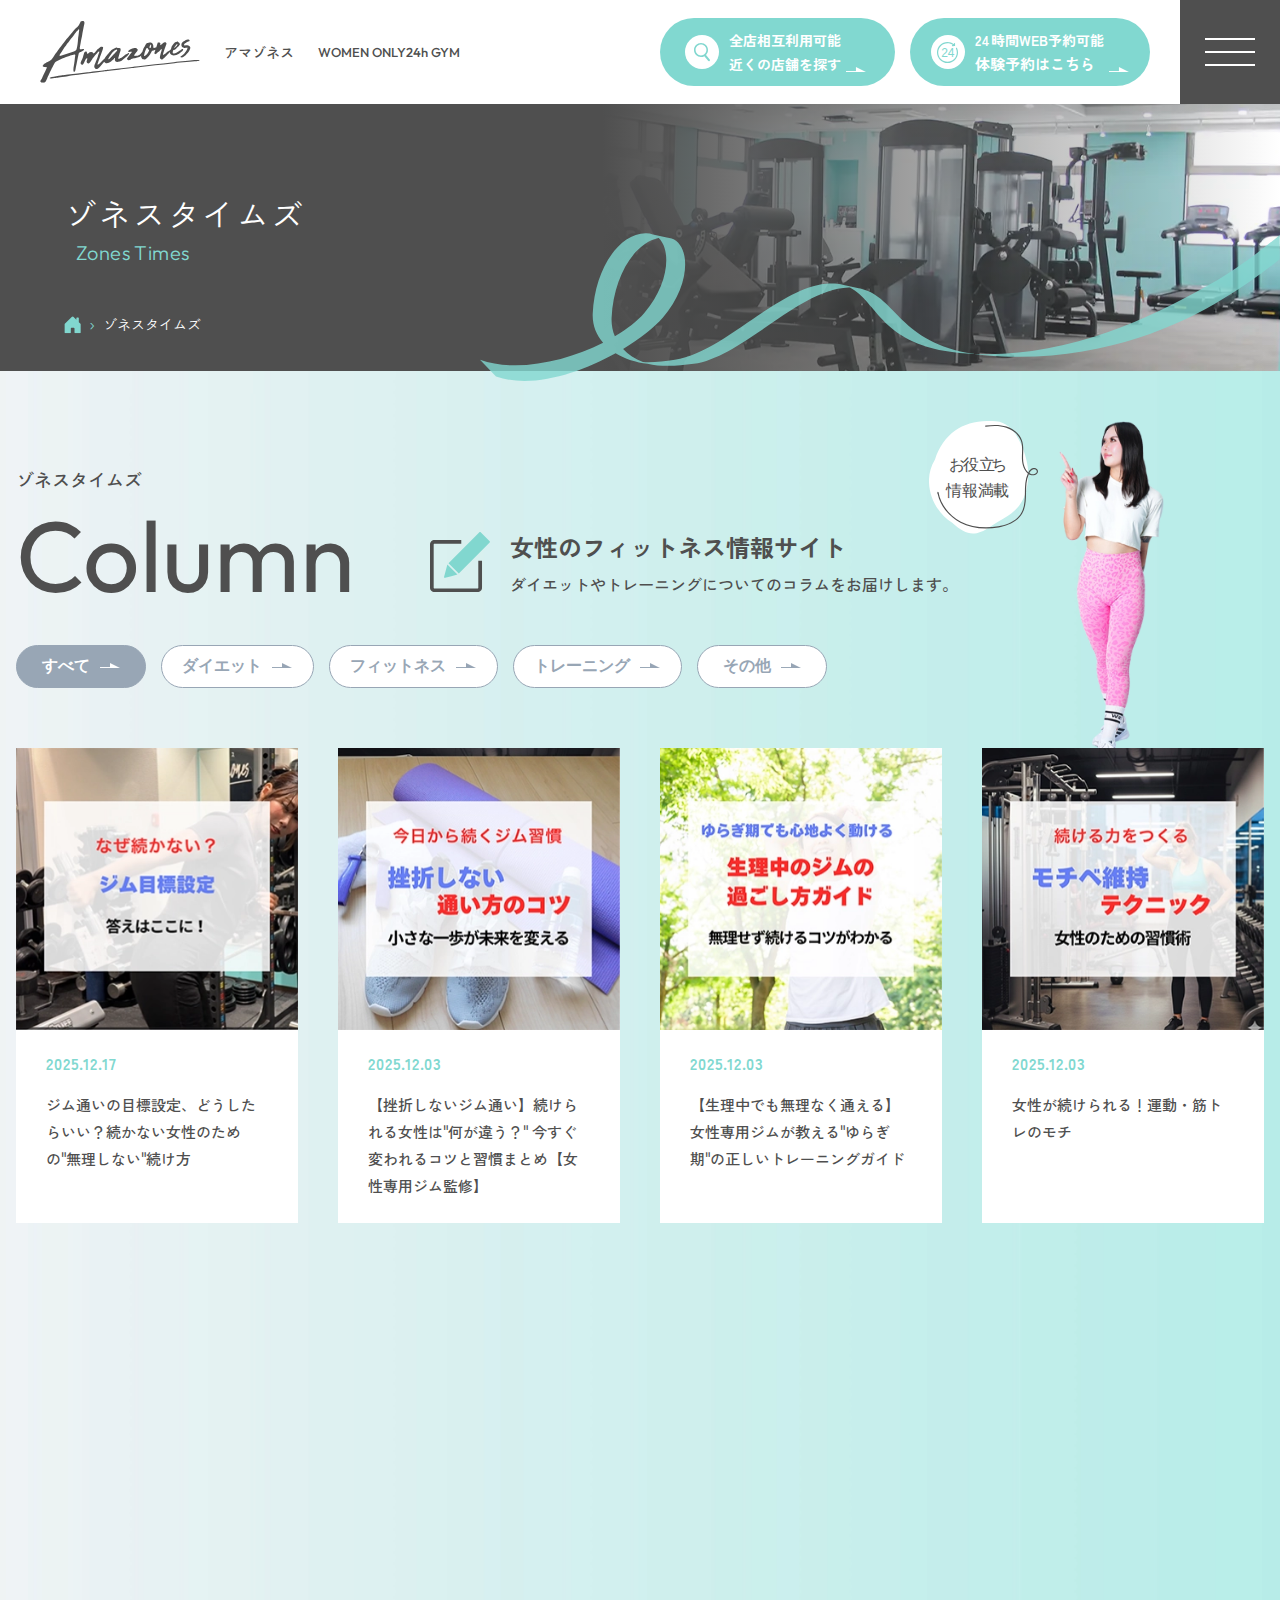
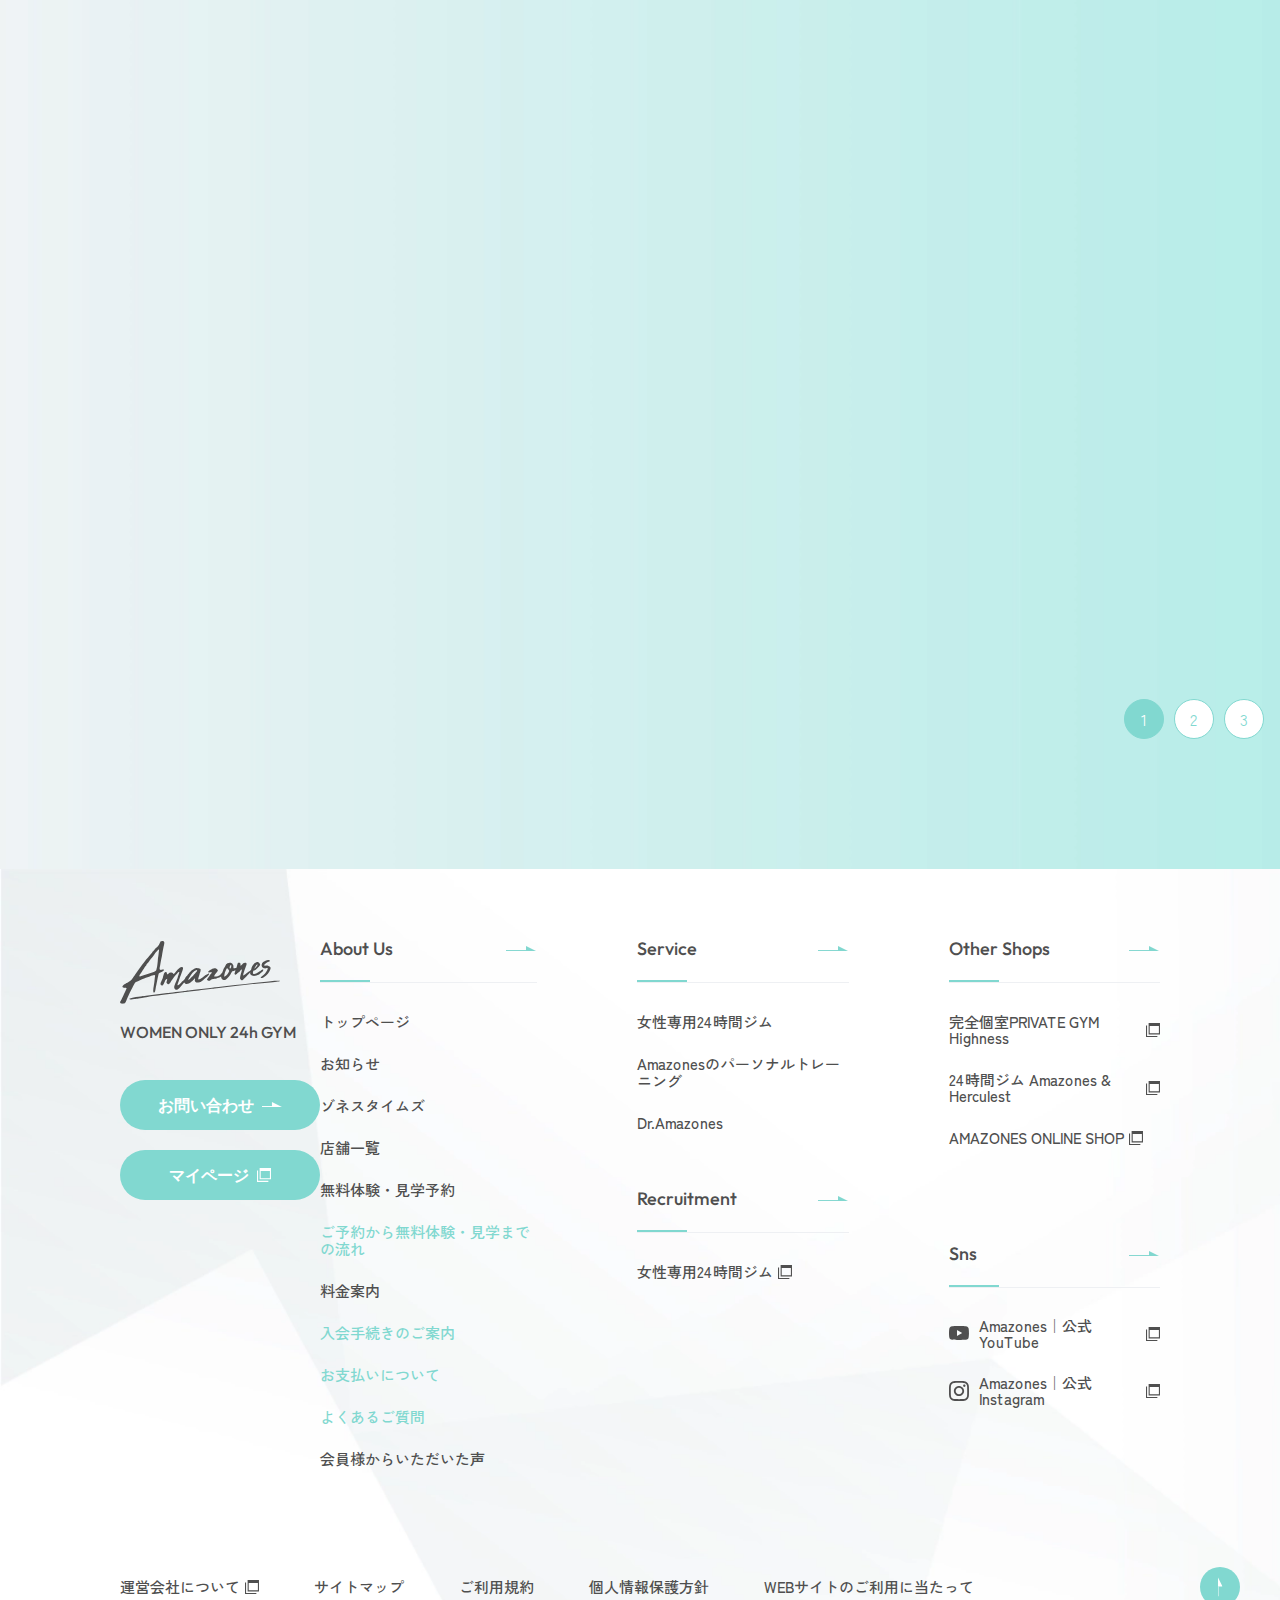
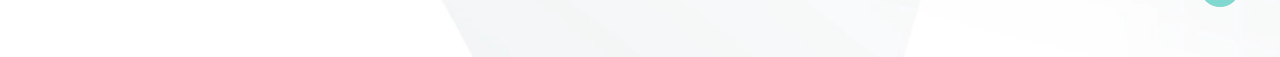
<file: column/index.html>
﻿<!doctype html>
<html lang="ja">
  <head>
    <meta charset="UTF-8" />
    <meta
      name="description"
      content="女性専用24時間ジムAmazones（アマゾネス）が発信するコラムの一覧を掲載しています。"
    />
    <meta name="viewport" content="width=device-width, initial-scale=1.0" />
    <title>
      コラム一覧 | Amazones（アマゾネス） | 初心者向け女性専用24時間ジム
    </title>
    <!-- GLOBAL CSS -->
    <link href="../assets/css/global.css" rel="stylesheet" type="text/css" />
    <link href="../assets/css/top.css" rel="stylesheet" type="text/css" />
    <link href="../assets/css/column.css" rel="stylesheet" type="text/css" />

    <!-- SCRIPTS -->
    <script src="../assets/js/global.js" defer></script>
  </head>

  <body>
    <!--HEADER-->
    <header class="I-header">
      <div
        class="I-header-wrapper pl-40 pr-30 py-18 flex flex-row items-center justify-between"
      >
        <div class="flex flex-row items-center flex-1 gap-24px">
          <img
            src="../assets/img/top/icon_logo.svg"
            alt="アマゾネス"
            width="159.97px"
            height="62.77px"
            class="amazones-header-logo"
          />
          <a href="../index.html" class="header-text text-black1 fw-500 fs-14"
            >アマゾネス</a
          >
          <p class="header-text font-outfit text-black1 fw-500 fs-13">
            WOMEN ONLY24h GYM
          </p>
        </div>

        <div class="flex flex-row items-center gap-15px">
          <a
            href="../storelist/index.html"
            class="header-btn bg-lightBlue flex flex-row items-center justify-center gap-10px py-14 pl-21 pr-25 radius-50 w-fit-content"
          >
            <div
              class="icon-wrapper bg-white radius-100 flex flex-row items-center justify-center"
            >
              <img src="../assets/img/top/icon_search.svg" alt="アイコン" />
            </div>
            <div class="flex flex-row items-end gap-5px">
              <div class="flex flex-col items-start gap-8px">
                <p class="text-white fs-14 fw-700">全店相互利用可能</p>
                <p class="text-white fs-14 fw-700">近くの店舗を探す</p>
              </div>
              <img
                src="../assets/img/top/icon_arrow.svg"
                alt="アイコン"
                class="arrow-img"
              />
            </div>
          </a>

          <a
            href="../reservation/index.html"
            class="header-btn bg-lightBlue flex flex-row items-center justify-center gap-10px py-14 pl-21 pr-21 radius-50 w-fit-content"
          >
            <div
              class="icon-wrapper bg-white radius-100 flex flex-row items-center justify-center"
            >
              <img src="../assets/img/top/icon_24.svg" alt="アイコン" />
            </div>
            <div class="flex flex-row items-end gap-5px">
              <div class="flex flex-col items-start gap-8px">
                <p class="text-white fs-14 fw-700 text-center">
                  24時間WEB予約可能
                </p>
                <p class="text-white fs-15 fw-700 text-center">
                  体験予約はこちら
                </p>
              </div>
              <img
                src="../assets/img/top/icon_arrow.svg"
                alt="アイコン"
                class="arrow-img"
              />
            </div>
          </a>
        </div>

        <!--FLOATING HEADER MENU-->
        <div
          id="header-floating-menu"
          class="header-floating-menu flex flex-col items-center justify-between relative"
        >
          <div
            id="floating-menu-btn"
            class="flex flex-col items-center gap-13px"
          >
            <img
              src="../assets/img/top/icon_menu.svg"
              alt="アイコン"
              class="desktop-menu-icon"
            />
            <p class="font-outfit fs-14 fw-500 text-white">MENU</p>

            <button class="mobile-hamburger" aria-label="メニュー">
              <span class="mh-bar"></span>
              <span class="mh-bar"></span>
              <span class="mh-bar"></span>
            </button>
        <div class="floating-menu-close">
          <svg width="20" height="20" viewBox="0 0 20 20" fill="none" xmlns="http://www.w3.org/2000/svg">
            <line x1="1" y1="1" x2="19" y2="19" stroke="white" stroke-width="2" stroke-linecap="round"/>
            <line x1="19" y1="1" x2="1" y2="19" stroke="white" stroke-width="2" stroke-linecap="round"/>
          </svg>
          <p class="font-outfit fs-12 fw-500 text-white">CLOSE</p>
        </div>
          </div>

          <div
            id="floating-menu-content"
            class="floating-menu-content cursor-pointer"
          >
            <p
              class="text-vertical menu-vertical-text text-white fs-12 font-outfit fw-500"
            >
              ©2026 Wellness Land Co., Ltd.
            </p>
          </div>
        
        <div id="nav-menu-popup" class="nav-menu-popup">
          <div class="flex flex-row justify-between w-full">

            <!-- About Us -->
            <div class="flex flex-col gap-30px">
              <div class="footer-page-link flex flex-row justify-between items-center relative">
                <p class="font-outfit fs-18 fw-500">About Us</p>
                <img src="../assets/img/top/icon_arrow_blue.svg" alt="" />
                <div class="footer-link-line"></div>
              </div>
              <div class="flex flex-col gap-25px items-start">
                <a href="../index.html" class="fw-500 fs-15">トップページ</a>
                <a href="#" class="fw-500 fs-15">お知らせ</a>
                <a href="../column/index.html" class="fw-500 fs-15">ゾネスタイムズ</a>
                <a href="../storelist/index.html" class="fw-500 fs-15">店舗一覧</a>
                <a href="../reservation/index.html" class="fw-500 fs-15">無料体験・見学予約</a>
                <a href="#" class="fw-500 fs-15 text-lightBlue">ご予約から無料体験・見学までの流れ</a>
                <a href="../price/index.html" class="fw-500 fs-15">料金案内</a>
                <a href="../admission/index.html" class="fw-500 fs-15 text-lightBlue">入会手続きのご案内</a>
                <a href="../payment/index.html" class="fw-500 fs-15 text-lightBlue">お支払いについて</a>
                <a href="../faq/index.html" class="fw-500 fs-15">よくあるご質問</a>
                <a href="../member/index.html" class="fw-500 fs-15">会員様からいただいた声</a>
              </div>
            </div>

            <!-- Service + Recruitment -->
            <div class="flex flex-col gap-60px">
              <div class="flex flex-col gap-30px">
                <div class="footer-page-link flex flex-row justify-between items-center relative">
                  <p class="font-outfit fs-18 fw-500">Service</p>
                  <img src="../assets/img/top/icon_arrow_blue.svg" alt="" />
                  <div class="footer-link-line"></div>
                </div>
                <div class="flex flex-col gap-25px items-start">
                  <a href="../about/index.html" class="fw-500 fs-15">女性専用24時間ジム</a>
                  <a href="../personal/index.html" class="fw-500 fs-15">Amazonesのパーソナルトレーニング</a>
                  <a href="../medical/index.html" class="fw-500 fs-15">Dr.Amazones</a>
                  <a href="#" class="fw-500 fs-15">AI姿勢診断・改善</a>
                </div>
              </div>
              <div class="flex flex-col gap-30px">
                <div class="footer-page-link flex flex-row justify-between items-center relative">
                  <p class="font-outfit fs-18 fw-500">Recruitment</p>
                  <img src="../assets/img/top/icon_arrow_blue.svg" alt="" />
                  <div class="footer-link-line"></div>
                </div>
                <div class="flex flex-col gap-25px items-start">
                  <a href="#" class="footer-icon-link fw-500 fs-15">採用情報 <img src="../assets/img/top/icon_recruitment.svg" alt="アイコン" /></a>
                </div>
              </div>
            </div>

            <!-- Other Shops + SNS -->
            <div class="flex flex-col gap-60px">
              <div class="flex flex-col gap-30px">
                <div class="footer-page-link flex flex-row justify-between items-center relative">
                  <p class="font-outfit fs-18 fw-500">Other Shops</p>
                  <img src="../assets/img/top/icon_arrow_blue.svg" alt="" />
                  <div class="footer-link-line"></div>
                </div>
                <div class="flex flex-col gap-25px items-start">
                  <a href="#" class="footer-icon-link fw-500 fs-15">完全個室PRIVATE GYM Highness <img src="../assets/img/top/icon_recruitment.svg" alt="アイコン" /></a>
                  <a href="#" class="footer-icon-link fw-500 fs-15">24時間ジム Amazones &amp; Herculest <img src="../assets/img/top/icon_recruitment.svg" alt="アイコン" /></a>
                  <a href="#" class="footer-icon-link fw-500 fs-15">AMAZONES ONLINE SHOP <img src="../assets/img/top/icon_recruitment.svg" alt="アイコン" /></a>
                </div>
              </div>
              <div class="flex flex-col gap-30px">
                <div class="footer-page-link flex flex-row justify-between items-center relative">
                  <p class="font-outfit fs-18 fw-500">Sns</p>
                  <img src="../assets/img/top/icon_arrow_blue.svg" alt="" />
                  <div class="footer-link-line"></div>
                </div>
                <div class="flex flex-col gap-25px items-start">
                  <a href="#" class="footer-icon-link fw-500 fs-15"><img src="../assets/img/top/icon_youtube.svg" alt="" class="mr-5" />Amazones｜公式YouTube <img src="../assets/img/top/icon_recruitment.svg" alt="アイコン" /></a>
                  <a href="#" class="footer-icon-link fw-500 fs-15"><img src="../assets/img/top/icon_instragram.svg" alt="" class="mr-5" />Amazones｜公式Instagram <img src="../assets/img/top/icon_recruitment.svg" alt="アイコン" /></a>
                </div>
              </div>
            </div>

          </div>

          <!-- Bottom row -->
          <div class="flex flex-col w-full gap-20px">
            <div class="flex flex-row gap-20px">
              <a href="../contact/index.html" class="btn-light-blue footer-blue-btn">
                <p class="text-white fs-16 font-outfit">お問い合わせ</p>
                <img src="../assets/img/top/icon_arrow.svg" alt="アイコン" />
              </a>
              <a href="#" class="btn-light-blue footer-blue-btn">
                <p class="text-white fs-16 font-outfit">マイページ</p>
                <img src="../assets/img/top/icon_videos.svg" alt="アイコン" />
              </a>
            </div>
            <div class="flex flex-row gap-40px flex-wrap">
              <a href="#" class="footer-icon-link fw-500 fs-14">運営会社について <img src="../assets/img/top/icon_recruitment.svg" alt="アイコン" /></a>
              <a href="../sitemap/index.html" class="fw-500 fs-14">サイトマップ</a>
              <a href="#" class="fw-500 fs-14">ご利用規約</a>
              <a href="#" class="fw-500 fs-14">個人情報保護方針</a>
              <a href="#" class="fw-500 fs-14">WEBサイトのご利用に当たって</a>
            </div>
          </div>
        </div>
</div>

        <!--header mobile-->
        <div class="mobile-header-overlay">
          <nav class="sp-nav-main">
            <div class="sp-nav-section">
              <button class="sp-nav-head js-sp-nav-toggle"><span class="sp-nav-title">About Us</span><span class="sp-nav-plus">＋</span></button>
              <ul class="sp-nav-list">
                <li><a href="../index.html" class="sp-nav-link">トップページ</a></li>
                <li><a href="#" class="sp-nav-link">お知らせ</a></li>
                <li><a href="../column/index.html" class="sp-nav-link">ゾネスタイムズ</a></li>
                <li><a href="../storelist/index.html" class="sp-nav-link">店舗一覧</a></li>
                <li><a href="../reservation/index.html" class="sp-nav-link">無料体験・見学予約</a></li>
                <li><a href="#" class="sp-nav-link">ご予約から無料体験・見学までの流れ</a></li>
                <li><a href="../price/index.html" class="sp-nav-link">料金案内</a></li>
                <li><a href="../admission/index.html" class="sp-nav-link">入会手続きのご案内</a></li>
                <li><a href="../payment/index.html" class="sp-nav-link">お支払いについて</a></li>
                <li><a href="../faq/index.html" class="sp-nav-link">よくあるご質問</a></li>
                <li><a href="../member/index.html" class="sp-nav-link">会員様からいただいた声</a></li>
              </ul>
            </div>
            <div class="sp-nav-section">
              <button class="sp-nav-head js-sp-nav-toggle"><span class="sp-nav-title">Service</span><span class="sp-nav-plus">＋</span></button>
              <ul class="sp-nav-list">
                <li><a href="../about/index.html" class="sp-nav-link">女性専用24時間ジム</a></li>
                <li><a href="../personal/index.html" class="sp-nav-link">Amazonesのパーソナルトレーニング</a></li>
                <li><a href="../medical/index.html" class="sp-nav-link">Dr.Amazones</a></li>
                <li><a href="#" class="sp-nav-link">AI姿勢診断・改善</a></li>
              </ul>
            </div>
            <div class="sp-nav-section">
              <button class="sp-nav-head js-sp-nav-toggle"><span class="sp-nav-title">Recruitment</span><span class="sp-nav-plus">＋</span></button>
              <ul class="sp-nav-list">
                <li><a href="#" class="sp-nav-link">採用情報</a></li>
              </ul>
            </div>
            <div class="sp-nav-section">
              <button class="sp-nav-head js-sp-nav-toggle"><span class="sp-nav-title">Other Shops</span><span class="sp-nav-plus">＋</span></button>
              <ul class="sp-nav-list">
                <li><a href="#" class="sp-nav-link">完全個室PRIVATE GYM Highness</a></li>
                <li><a href="#" class="sp-nav-link">24時間ジム Amazones &amp; Herculest</a></li>
                <li><a href="#" class="sp-nav-link">AMAZONES ONLINE SHOP</a></li>
              </ul>
            </div>
            <div class="sp-nav-section">
              <button class="sp-nav-head js-sp-nav-toggle"><span class="sp-nav-title">SNS</span><span class="sp-nav-plus">＋</span></button>
              <ul class="sp-nav-list">
                <li><a href="#" class="sp-nav-link sp-nav-link--icon"><img src="../assets/img/top/icon_youtube.svg" class="sp-nav-sns-icon" alt="" />Amazones｜公式YouTube</a></li>
                <li><a href="#" class="sp-nav-link sp-nav-link--icon"><img src="../assets/img/top/icon_instragram.svg" class="sp-nav-sns-icon" alt="" />Amazones｜公式Instagram</a></li>
              </ul>
            </div>
          </nav>
          <div class="sp-nav-sub">
            <div class="sp-nav-btns">
              <a href="../contact/index.html" class="btn-light-blue footer-blue-btn">
                <p class="text-white fs-16 font-outfit">お問い合わせ</p>
                <img src="../assets/img/top/icon_arrow.svg" alt="アイコン" />
              </a>
              <a href="#" class="btn-light-blue footer-blue-btn">
                <p class="text-white fs-16 font-outfit">マイページ</p>
                <img src="../assets/img/top/icon_videos.svg" alt="アイコン" />
              </a>
            </div>
            <ul class="sp-nav-utility">
              <li><a href="#">運営会社について</a></li>
              <li><a href="../sitemap/index.html">サイトマップ</a></li>
              <li><a href="#">ご利用規約</a></li>
              <li><a href="#">個人情報保護方針</a></li>
              <li><a href="#">WEBサイトのご利用に当たって</a></li>
            </ul>
          </div>
        </div>
      </div>
    </header>

    <main>
      <!-- BANNER -->
      <section class="banner-section">
        <div class="p-banner">
          <div class="p-banner-inner">
            <img
              src="../assets/img/common/img_gym02.webp"
              alt="予約バナー"
              class="p-banner-img"
            />

            <div class="p-banner-overlay"></div>
          </div>

          <!-- BANNER TEXT -->
          <div class="p-banner-content">
            <h1 class="p-banner-title font-zen text-white">ゾネスタイムズ</h1>
            <p class="p-banner-subtitle font-outfit">Zones Times</p>
            <!-- BREADCRUMB -->
            <nav class="c-breadcrumb p-breadcrumb">
              <a href="../index.html" class="c-breadcrumb-home">
                <svg
                  version="1.2"
                  xmlns="http://www.w3.org/2000/svg"
                  viewBox="0 0 17 17"
                  width="17"
                  height="17"
                >
                  <path
                    id="シェイプ894"
                    fill="#81d7cf"
                    d="m6.81 16.4v-4.21c0-0.3 0.3-0.6 0.61-0.6h2.47c0.31 0 0.61 0.3 0.61 0.6v4.21c0 0.33 0.28 0.6 0.62 0.6h4.93c0.34 0 0.62-0.27 0.62-0.6v-8.41q-0.01-0.25-0.18-0.43l-1.67-1.62v-3.96c0-0.33-0.28-0.6-0.62-0.6h-1.23c-0.34 0-0.62 0.27-0.62 0.6v1.56l-3.26-3.19c-0.24-0.23-0.63-0.23-0.87 0q0 0 0 0l-7.4 7.21q-0.17 0.18-0.18 0.43v8.41c0 0.33 0.28 0.6 0.62 0.6h4.93c0.34 0 0.62-0.27 0.62-0.6z"
                  />
                </svg>
              </a>
              <span class="c-breadcrumb-separator">&#x203A;</span>
              <a href="#" class="text-white fs-14 banner-a-link"
                >ゾネスタイムズ</a
              >
            </nav>
          </div>
        </div>
        <!-- RIBBON DECORATION 01-->
        <img
          src="../assets/img/common/img_ribbon_banner.svg"
          alt="ribbon 01"
          class="ribbon-banner clip-grow-right"
        />
      </section>

      <!-- COLUMN -->
        <section class="c-column relative">
            <div class="c-column__container flex flex-col gap-40px relative">
                <div class = 'p-column__sticker'>
                    <img src="../assets/img/column/img_column_sticker.webp" class = 'p-column__sticker-pic' width = '105px'>
                    <img src="../assets/img/column/img_column_speech.svg" class = 'p-column__speech speech-bubble'>
                </div>


                <div class="c-column__box-header flex flex-row gap-75px items-center">
                <div class="section-header-wrapper flex flex-col gap-18px">
                    <p class="reveal section-sub-text fs-18 fw-500 text-black1">
                    ゾネスタイムズ
                    </p>
                    <h2 class="reveal section-header-text fs-100 lh-normal font-outfit fw-400">
                    Column
                    </h2>
                </div>
                <div class="reveal-scale">
                    <div class="flex flex-row items-center gap-20px mt-50">
                    <img src="../assets/img/top/icon_edit.svg" alt="24時間" />
                    <div class="flex flex-col items-start gap-0px">
                        <p class="fw-700 fs-24 lh-180">女性のフィットネス情報サイト</p>
                        <p class="display-desk fw-500 fs-16 lh-200">
                        ダイエットやトレーニングについてのコラムをお届けします。
                        </p>
                    </div>
                    </div>
                    <p class="display-sp fw-500 fs-16 lh-200 mt-20">
                    ダイエットやトレーニングについてのコラムをお届けします。
                    </p>
                </div>
                </div>

                <div class="c-btn__nav flex flex-row items-center justify-center gap-15px w-fit-content">
                <button class="c-btn__nav__item is-active">
                    すべて
                    <img src="../assets/img/common/icon_arrow_gray.svg" alt="icon" />
                </button>
                <button class="c-btn__nav__item">
                    ダイエット
                    <img src="../assets/img/common/icon_arrow_gray.svg" alt="icon" />
                </button>
                <button class="c-btn__nav__item">
                    フィットネス
                    <img src="../assets/img/common/icon_arrow_gray.svg" alt="icon" />
                </button>
                <button class="c-btn__nav__item">
                    トレーニング
                    <img src="../assets/img/common/icon_arrow_gray.svg" alt="icon" />
                </button>
                <button class="c-btn__nav__item">
                    その他
                    <img src="../assets/img/common/icon_arrow_gray.svg" alt="icon" />
                </button>
                </div>

                <div class="c-column__grid mt-20">
                <div class="reveal-scale c-column__item">
                    <img src="../assets/img/top/img_column1.webp" alt="ジム通いの目標設定、どうしたらいい？続かない女性のための"無理しない"続け方" />
                    <div class="flex flex-col gap-20px w-full py-24 px-30 base-white">
                    <p class="fw-700 fs-16 text-lightBlue">2025.12.17</p>
                    <p class="fs-15 fw-500 lh-180">ジム通いの目標設定、どうしたらいい？続かない女性のための"無理しない"続け方</p>
                    </div>
                </div>

                <div class="reveal-scale c-column__item">
                    <img src="../assets/img/top/img_column2.webp" alt="【挫折しないジム通い】続けられる女性は"何が違う？" 今すぐ変われるコツと習慣まとめ【女性専用ジム監修】" />
                    <div class="flex flex-col gap-20px w-full py-24 px-30 base-white">
                    <p class="fw-700 fs-16 text-lightBlue">2025.12.03</p>
                    <p class="fs-15 fw-500 lh-180">【挫折しないジム通い】続けられる女性は"何が違う？" 今すぐ変われるコツと習慣まとめ【女性専用ジム監修】</p>
                    </div>
                </div>

                <div class="reveal-scale c-column__item">
                    <img src="../assets/img/top/img_column3.webp" alt="【生理中でも無理なく通える】女性専用ジムが教える"ゆらぎ期"の正しいトレーニングガイド" />
                    <div class="flex flex-col gap-20px w-full py-24 px-30 base-white">
                    <p class="fw-700 fs-16 text-lightBlue">2025.12.03</p>
                    <p class="fs-15 fw-500 lh-180">【生理中でも無理なく通える】女性専用ジムが教える"ゆらぎ期"の正しいトレーニングガイド</p>
                    </div>
                </div>

                <div class="reveal-scale c-column__item">
                    <img src="../assets/img/top/img_column4.webp" alt="女性が続けられる！運動・筋トレのモチ" />
                    <div class="flex flex-col gap-20px w-full py-24 px-30 base-white">
                    <p class="fw-700 fs-16 text-lightBlue">2025.12.03</p>
                    <p class="fs-15 fw-500 lh-180">女性が続けられる！運動・筋トレのモチ</p>
                    </div>
                </div>

                <div class="reveal-scale c-column__item">
                    <img src="../assets/img/top/img_column5.webp" alt="快適に通える！ジムマナー完全ガイド" />
                    <div class="flex flex-col gap-20px w-full py-24 px-30 base-white">
                    <p class="fw-700 fs-16 text-lightBlue">2025.11.27</p>
                    <p class="fs-15 fw-500 lh-180">快適に通える！ジムマナー完全ガイド</p>
                    </div>
                </div>

                <div class="reveal-scale c-column__item">
                    <img src="../assets/img/top/img_column6.webp" alt="苦手マシン克服で痩せる！女性の弱点を変える最短ダイエット術" />
                    <div class="flex flex-col gap-20px w-full py-24 px-30 base-white">
                    <p class="fw-700 fs-16 text-lightBlue">2025.11.27</p>
                    <p class="fs-15 fw-500 lh-180">苦手マシン克服で痩せる！女性の弱点を変える最短ダイエット術</p>
                    </div>
                </div>

                <div class="reveal-scale c-column__item">
                    <img src="../assets/img/top/img_column7.webp" alt="初心者女性がジムで失敗する理由と防ぐコツ" />
                    <div class="flex flex-col gap-20px w-full py-24 px-30 base-white">
                    <p class="fw-700 fs-16 text-lightBlue">2025.11.27</p>
                    <p class="fs-15 fw-500 lh-180">初心者女性がジムで失敗する理由と防ぐコツ</p>
                    </div>
                </div>

                <div class="reveal-scale c-column__item">
                    <img src="../assets/img/top/img_column8.webp" alt="【専門トレーナーが解説】ダイエットに本気で効く！おすすめの有酸素運動３選" />
                    <div class="flex flex-col gap-20px w-full py-24 px-30 base-white">
                    <p class="fw-700 fs-16 text-lightBlue">2025.11.27</p>
                    <p class="fs-15 fw-500 lh-180">【専門トレーナーが解説】ダイエットに本気で効く！おすすめの有酸素運動３選</p>
                    </div>
                </div>

                <div class="reveal-scale c-column__item">
                    <img src="../assets/img/top/img_column5.webp" alt="快適に通える！ジムマナー完全ガイド" />
                    <div class="flex flex-col gap-20px w-full py-24 px-30 base-white">
                    <p class="fw-700 fs-16 text-lightBlue">2025.11.27</p>
                    <p class="fs-15 fw-500 lh-180">快適に通える！ジムマナー完全ガイド</p>
                    </div>
                </div>

                <div class="reveal-scale c-column__item">
                    <img src="../assets/img/top/img_column6.webp" alt="苦手マシン克服で痩せる！女性の弱点を変える最短ダイエット術" />
                    <div class="flex flex-col gap-20px w-full py-24 px-30 base-white">
                    <p class="fw-700 fs-16 text-lightBlue">2025.11.27</p>
                    <p class="fs-15 fw-500 lh-180">苦手マシン克服で痩せる！女性の弱点を変える最短ダイエット術</p>
                    </div>
                </div>

                <div class="reveal-scale c-column__item">
                    <img src="../assets/img/top/img_column7.webp" alt="初心者女性がジムで失敗する理由と防ぐコツ" />
                    <div class="flex flex-col gap-20px w-full py-24 px-30 base-white">
                    <p class="fw-700 fs-16 text-lightBlue">2025.11.27</p>
                    <p class="fs-15 fw-500 lh-180">初心者女性がジムで失敗する理由と防ぐコツ</p>
                    </div>
                </div>

                <div class="reveal-scale c-column__item">
                    <img src="../assets/img/top/img_column8.webp" alt="【専門トレーナーが解説】ダイエットに本気で効く！おすすめの有酸素運動３選" />
                    <div class="flex flex-col gap-20px w-full py-24 px-30 base-white">
                    <p class="fw-700 fs-16 text-lightBlue">2025.11.27</p>
                    <p class="fs-15 fw-500 lh-180">【専門トレーナーが解説】ダイエットに本気で効く！おすすめの有酸素運動３選</p>
                    </div>
                </div>
                </div>

                <!--PAGINATION-->
                <nav class="c-pager1">
                <ul class="c-pager1__list">
                    <li class="c-pager1__item"><a class="c-pager1__link active">1</a></li>
                    <li class="c-pager1__item"><a class="c-pager1__link">2</a></li>
                    <li class="c-pager1__item"><a class="c-pager1__link">3</a></li>
                </ul>
                </nav>
            </div>
        </section>
    </main>

    <footer class="I-footer w-full flex flex-col gap-0px">
      <div class="footer-main-container flex flex-col gap-100px">
        <div class="flex flex-row justify-between w-full">
          <div class="flex flex-col items-start gap-40px">
            <div class="flex flex-col gap-20px">
              <img
                src="../assets/img/top/icon_logo.svg"
                alt="アマゾネス"
                width="160px"
                height="auto"
              />
              <p class="font-outfit fw-500">WOMEN ONLY 24h GYM</p>
            </div>

            <div class="flex flex-col gap-20px">
              <a href="#" class="btn-light-blue footer-blue-btn">
                <span class="text-white fs-16 font-outfit">お問い合わせ</span>
                <img src="../assets/img/top/icon_arrow.svg" alt="アイコン" />
              </a>
              <a href="#" class="btn-light-blue footer-blue-btn">
                <span class="text-white fs-16 font-outfit">マイページ</span>
                <img src="../assets/img/top/icon_videos.svg" alt="アイコン" />
              </a>
            </div>
          </div>

          <div class="flex flex-row gap-100px">
            <div class="flex flex-col gap-30px">
              <div
                class="footer-page-link flex flex-row justify-between items-center relative"
              >
                <h3 class="font-outfit fs-18 fw-500">About Us</h3>
                <img src="../assets/img/top/icon_arrow_blue.svg" alt="" />
                <div class="footer-link-line"></div>
              </div>
              <ul
                class="flex flex-col gap-25px items-start"
                style="list-style: none; margin: 0; padding: 0"
              >
                <li><a href="#" class="fw-500 fs-15">トップページ</a></li>
                <li><a href="#" class="fw-500 fs-15">お知らせ</a></li>
                <li><a href="#" class="fw-500 fs-15">ゾネスタイムズ</a></li>
                <li><a href="#" class="fw-500 fs-15">店舗一覧</a></li>
                <li><a href="#" class="fw-500 fs-15">無料体験・見学予約</a></li>
                <li>
                  <a href="#" class="fw-500 fs-15 text-lightBlue"
                    >ご予約から無料体験・見学までの流れ</a
                  >
                </li>
                <li><a href="#" class="fw-500 fs-15">料金案内</a></li>
                <li>
                  <a href="#" class="fw-500 fs-15 text-lightBlue"
                    >入会手続きのご案内</a
                  >
                </li>
                <li>
                  <a href="#" class="fw-500 fs-15 text-lightBlue"
                    >お支払いについて</a
                  >
                </li>
                <li>
                  <a href="#" class="fw-500 fs-15 text-lightBlue"
                    >よくあるご質問</a
                  >
                </li>
                <li>
                  <a href="#" class="fw-500 fs-15">会員様からいただいた声</a>
                </li>
              </ul>
            </div>

            <div class="flex flex-col gap-60px">
              <div class="flex flex-col gap-30px">
                <div
                  class="footer-page-link flex flex-row justify-between items-center relative"
                >
                  <h3 class="font-outfit fs-18 fw-500">Service</h3>
                  <img src="../assets/img/top/icon_arrow_blue.svg" alt="" />
                  <div class="footer-link-line"></div>
                </div>
                <ul
                  class="flex flex-col gap-25px items-start"
                  style="list-style: none; margin: 0; padding: 0"
                >
                  <li>
                    <a href="#" class="fw-500 fs-15">女性専用24時間ジム</a>
                  </li>
                  <li>
                    <a href="#" class="fw-500 fs-15"
                      >Amazonesのパーソナルトレーニング</a
                    >
                  </li>
                  <li><a href="#" class="fw-500 fs-15">Dr.Amazones</a></li>
                </ul>
              </div>
              <div class="flex flex-col gap-30px">
                <div
                  class="footer-page-link flex flex-row justify-between items-center relative"
                >
                  <h3 class="font-outfit fs-18 fw-500">Recruitment</h3>
                  <img src="../assets/img/top/icon_arrow_blue.svg" alt="" />
                  <div class="footer-link-line"></div>
                </div>
                <ul
                  class="flex flex-col gap-25px items-start"
                  style="list-style: none; margin: 0; padding: 0"
                >
                  <li>
                    <a href="#" class="fw-500 fs-15 footer-icon-link"
                      >女性専用24時間ジム<img
                        src="../assets/img/top/icon_recruitment.svg"
                        alt="アイコン"
                    /></a>
                  </li>
                </ul>
              </div>
            </div>

            <div class="flex flex-col gap-100px">
              <div class="flex flex-col gap-30px">
                <div
                  class="footer-page-link flex flex-row justify-between items-center relative"
                >
                  <h3 class="font-outfit fs-18 fw-500">Other Shops</h3>
                  <img src="../assets/img/top/icon_arrow_blue.svg" alt="" />
                  <div class="footer-link-line"></div>
                </div>
                <ul
                  class="flex flex-col gap-25px items-start"
                  style="list-style: none; margin: 0; padding: 0"
                >
                  <li>
                    <a href="#" class="footer-icon-link fw-500 fs-15"
                      >完全個室PRIVATE GYM Highness<img
                        src="../assets/img/top/icon_recruitment.svg"
                        alt="アイコン"
                    /></a>
                  </li>
                  <li>
                    <a href="#" class="footer-icon-link fw-500 fs-15"
                      >24時間ジム Amazones & Herculest<img
                        src="../assets/img/top/icon_recruitment.svg"
                        alt="アイコン"
                    /></a>
                  </li>
                  <li>
                    <a href="#" class="footer-icon-link fw-500 fs-15"
                      >AMAZONES ONLINE SHOP<img
                        src="../assets/img/top/icon_recruitment.svg"
                        alt="アイコン"
                    /></a>
                  </li>
                </ul>
              </div>
              <div class="flex flex-col gap-30px">
                <div
                  class="footer-page-link flex flex-row justify-between items-center relative"
                >
                  <h3 class="font-outfit fs-18 fw-500">Sns</h3>
                  <img src="../assets/img/top/icon_arrow_blue.svg" alt="" />
                  <div class="footer-link-line"></div>
                </div>
                <ul
                  class="flex flex-col gap-25px items-start"
                  style="list-style: none; margin: 0; padding: 0"
                >
                  <li>
                    <a href="#" class="footer-icon-link fw-500 fs-15"
                      ><img
                        src="../assets/img/top/icon_youtube.svg"
                        alt="Amazones｜公式YouTube"
                        class="mr-5" />Amazones｜公式YouTube<img
                        src="../assets/img/top/icon_recruitment.svg"
                        alt="アイコン"
                    /></a>
                  </li>
                  <li>
                    <a href="#" class="footer-icon-link fw-500 fs-15"
                      ><img
                        src="../assets/img/top/icon_instragram.svg"
                        alt="Amazones｜公式Instagram"
                        class="mr-5" />Amazones｜公式Instagram<img
                        src="../assets/img/top/icon_recruitment.svg"
                        alt="アイコン"
                    /></a>
                  </li>
                </ul>
              </div>
            </div>
          </div>
        </div>

        <div class="flex flex-row justify-between w-full items-center">
          <ul
            class="flex flex-row gap-55px"
            style="list-style: none; margin: 0; padding: 0"
          >
            <li>
              <a href="#" class="footer-icon-link fw-500 fs-15"
                >運営会社について<img
                  src="../assets/img/top/icon_recruitment.svg"
                  alt="アイコン"
              /></a>
            </li>
            <li>
              <a href="#" class="footer-icon-link fw-500 fs-15">サイトマップ</a>
            </li>
            <li>
              <a href="#" class="footer-icon-link fw-500 fs-15">ご利用規約</a>
            </li>
            <li>
              <a href="#" class="footer-icon-link fw-500 fs-15"
                >個人情報保護方針</a
              >
            </li>
            <li>
              <a href="#" class="footer-icon-link fw-500 fs-15"
                >WEBサイトのご利用に当たって</a
              >
            </li>
          </ul>
          <div class="btn-green-wrapper scroll-up">
            <img
              src="../assets/img/top/icon_arrow.svg"
              alt="アイコン"
              style="transform: scaleX(-1) rotate(-90deg)"
            />
          </div>
        </div>
      </div>

      <div
        class="cookie-notice flex flex-row items-center gap-15px py-15 px-120 bg-base-black1"
      >
        <p class="fw-400 fs-14 text-white">
          よりよいエクスペリエンスを提供するため、当ウェブサイトでは Cookie
          を使用しています。引き続き閲覧する場合、Cookie
          の使用を承諾したものとみなされます。
        </p>
        <div class="flex flex-row gap-10px">
          <button class="footer-btn">OK</button>
          <button class="footer-btn">プライバシーポリシー</button>
        </div>
      </div>
    </footer>
  </body>
</html>
</file>
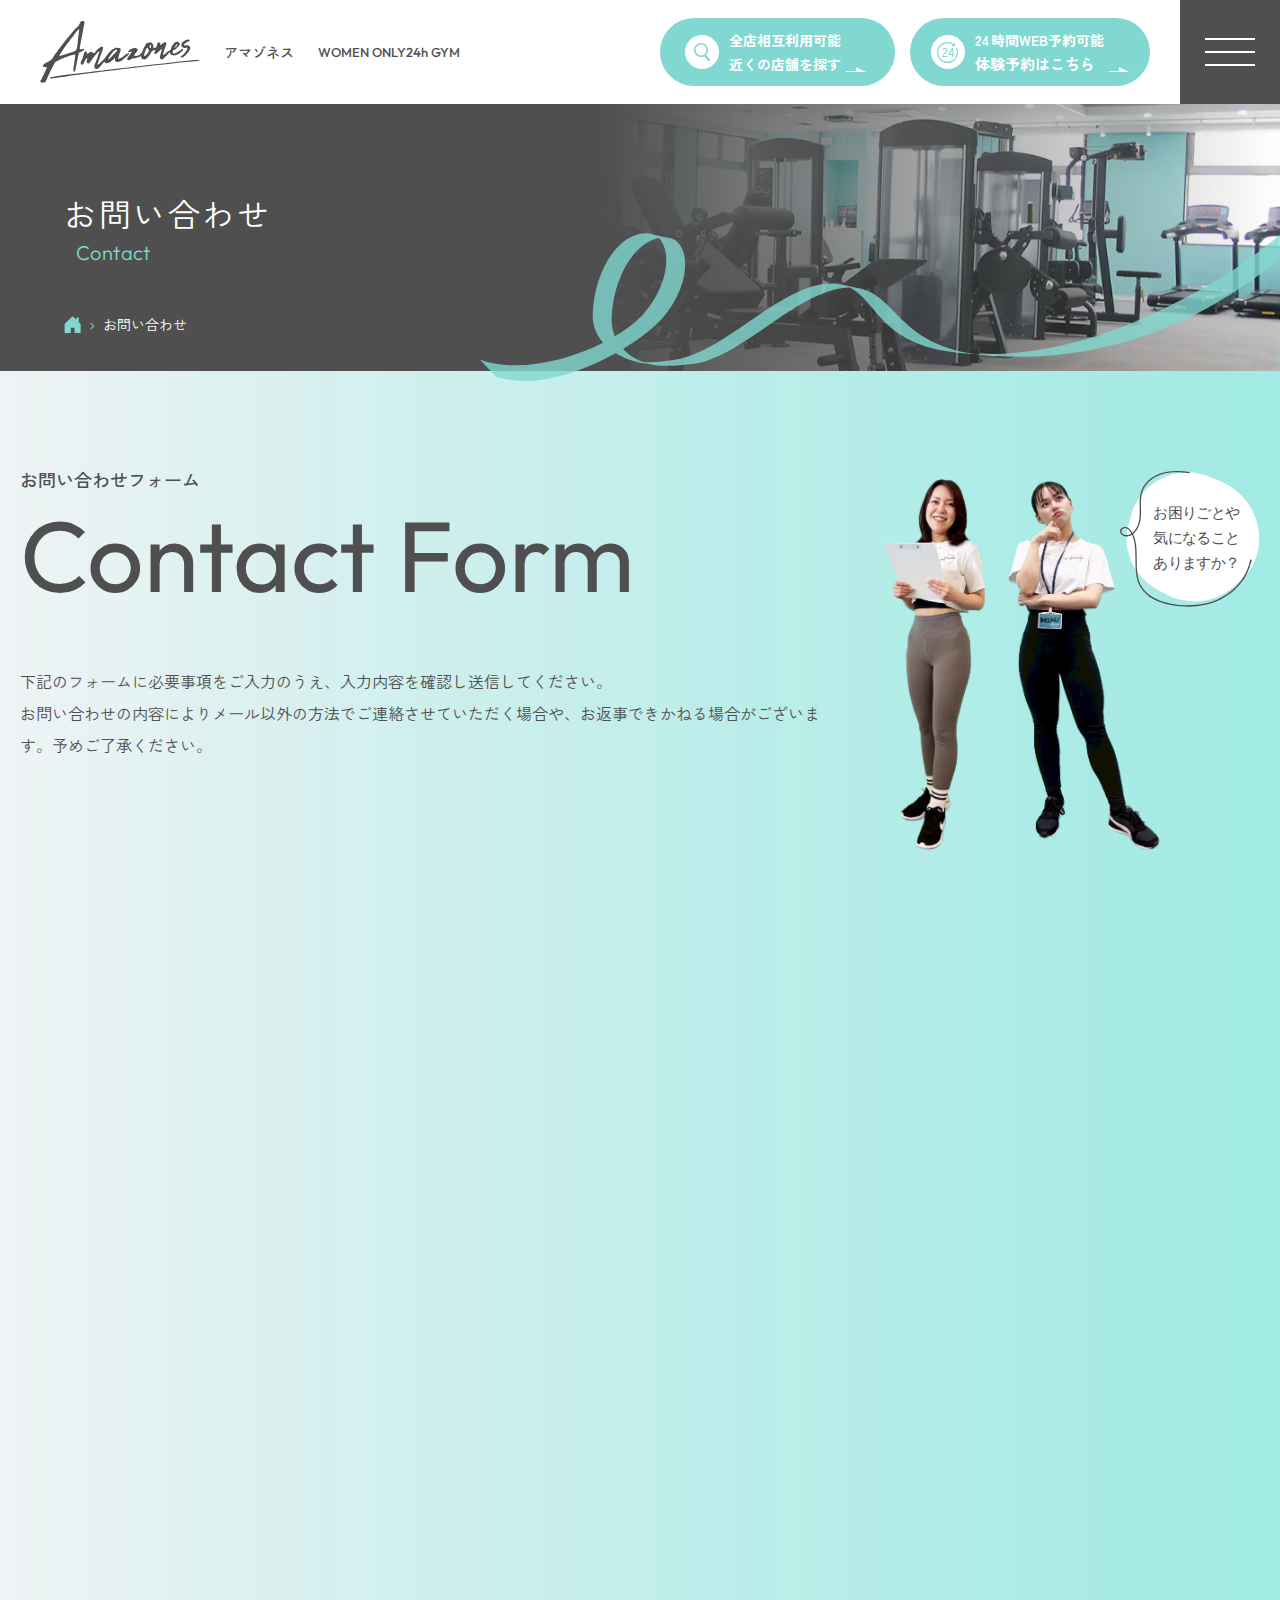
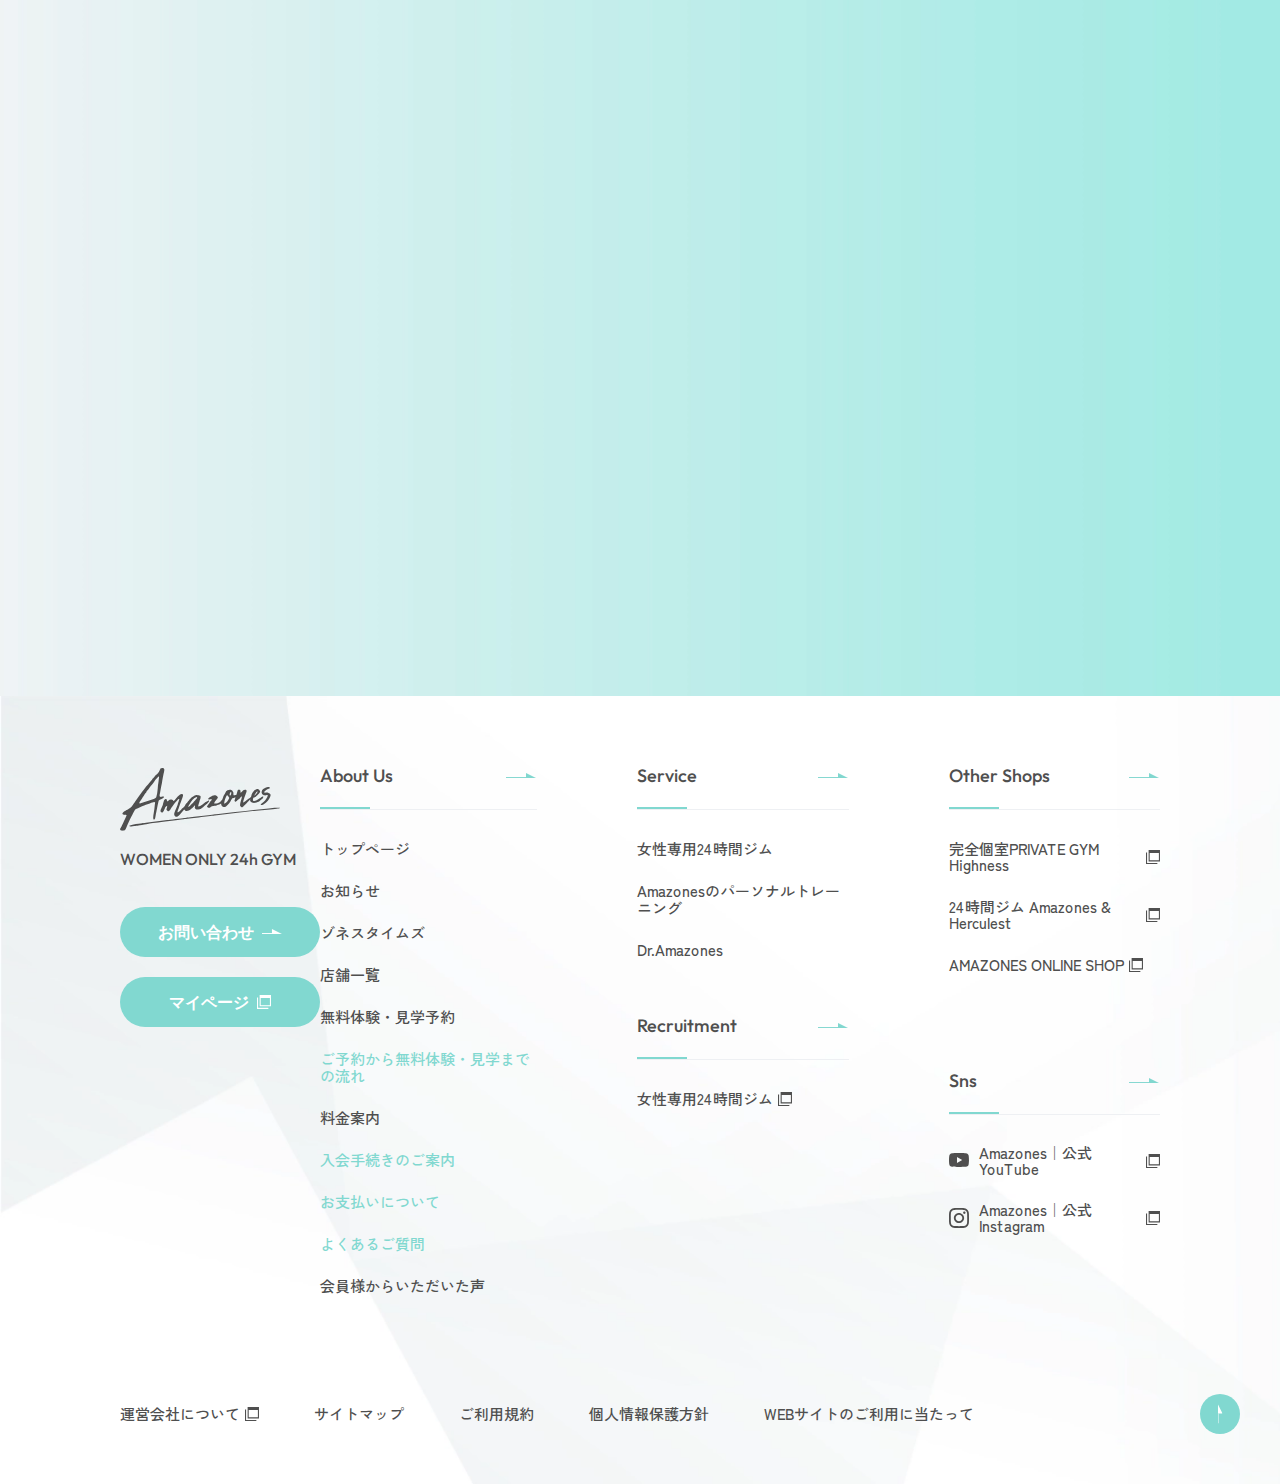
<file: contact/index.html>
﻿<!doctype html>
<html lang="ja">
  <head>
    <meta charset="UTF-8" />
    <meta
      name="description"
      content="女性専用24時間ジムAmazones（アマゾネス）への各種お問い合わせはこちらからお願いいたします。"
    />
    <meta name="viewport" content="width=device-width, initial-scale=1.0" />
    <title>
      お問い合わせフォーム | Amazones（アマゾネス） |
      初心者向け女性専用24時間ジム
    </title>
    <!-- GLOBAL CSS -->
    <link href="../assets/css/global.css" rel="stylesheet" type="text/css" />
    <!--CONTACT CSS-->
    <link href="../assets/css/contact.css" rel="stylesheet" type="text/css" />

    <!-- SCRIPTS -->
    <script src="../assets/js/global.js" defer></script>
  </head>

  <body>
    <!--HEADER-->
    <header class="I-header">
      <div
        class="I-header-wrapper pl-40 pr-30 py-18 flex flex-row items-center justify-between"
      >
        <div class="flex flex-row items-center flex-1 gap-24px">
          <img
            src="../assets/img/top/icon_logo.svg"
            alt="アマゾネス"
            width="159.97px"
            height="62.77px"
            class="amazones-header-logo"
          />
          <a href="../index.html" class="header-text text-black1 fw-500 fs-14"
            >アマゾネス</a
          >
          <p class="header-text font-outfit text-black1 fw-500 fs-13">
            WOMEN ONLY24h GYM
          </p>
        </div>

        <div class="flex flex-row items-center gap-15px">
          <a
            href="../storelist/index.html"
            class="header-btn bg-lightBlue flex flex-row items-center justify-center gap-10px py-14 pl-21 pr-25 radius-50 w-fit-content"
          >
            <div
              class="icon-wrapper bg-white radius-100 flex flex-row items-center justify-center"
            >
              <img src="../assets/img/top/icon_search.svg" alt="アイコン" />
            </div>
            <div class="flex flex-row items-end gap-5px">
              <div class="flex flex-col items-start gap-8px">
                <p class="text-white fs-14 fw-700">全店相互利用可能</p>
                <p class="text-white fs-14 fw-700">近くの店舗を探す</p>
              </div>
              <img
                src="../assets/img/top/icon_arrow.svg"
                alt="アイコン"
                class="arrow-img"
              />
            </div>
          </a>

          <a
            href="../reservation/index.html"
            class="header-btn bg-lightBlue flex flex-row items-center justify-center gap-10px py-14 pl-21 pr-21 radius-50 w-fit-content"
          >
            <div
              class="icon-wrapper bg-white radius-100 flex flex-row items-center justify-center"
            >
              <img src="../assets/img/top/icon_24.svg" alt="アイコン" />
            </div>
            <div class="flex flex-row items-end gap-5px">
              <div class="flex flex-col items-start gap-8px">
                <p class="text-white fs-14 fw-700 text-center">
                  24時間WEB予約可能
                </p>
                <p class="text-white fs-15 fw-700 text-center">
                  体験予約はこちら
                </p>
              </div>
              <img
                src="../assets/img/top/icon_arrow.svg"
                alt="アイコン"
                class="arrow-img"
              />
            </div>
          </a>
        </div>

        <!--FLOATING HEADER MENU-->
        <div
          id="header-floating-menu"
          class="header-floating-menu flex flex-col items-center justify-between relative"
        >
          <div
            id="floating-menu-btn"
            class="flex flex-col items-center gap-13px"
          >
            <img
              src="../assets/img/top/icon_menu.svg"
              alt="アイコン"
              class="desktop-menu-icon"
            />
            <p class="font-outfit fs-14 fw-500 text-white">MENU</p>

            <button class="mobile-hamburger" aria-label="メニュー">
              <span class="mh-bar"></span>
              <span class="mh-bar"></span>
              <span class="mh-bar"></span>
            </button>
        <div class="floating-menu-close">
          <svg width="20" height="20" viewBox="0 0 20 20" fill="none" xmlns="http://www.w3.org/2000/svg">
            <line x1="1" y1="1" x2="19" y2="19" stroke="white" stroke-width="2" stroke-linecap="round"/>
            <line x1="19" y1="1" x2="1" y2="19" stroke="white" stroke-width="2" stroke-linecap="round"/>
          </svg>
          <p class="font-outfit fs-12 fw-500 text-white">CLOSE</p>
        </div>
          </div>

          <div
            id="floating-menu-content"
            class="floating-menu-content cursor-pointer"
          >
            <p
              class="text-vertical menu-vertical-text text-white fs-12 font-outfit fw-500"
            >
              ©2026 Wellness Land Co., Ltd.
            </p>
          </div>
        
        <div id="nav-menu-popup" class="nav-menu-popup">
          <div class="flex flex-row justify-between w-full">

            <!-- About Us -->
            <div class="flex flex-col gap-30px">
              <div class="footer-page-link flex flex-row justify-between items-center relative">
                <p class="font-outfit fs-18 fw-500">About Us</p>
                <img src="../assets/img/top/icon_arrow_blue.svg" alt="" />
                <div class="footer-link-line"></div>
              </div>
              <div class="flex flex-col gap-25px items-start">
                <a href="../index.html" class="fw-500 fs-15">トップページ</a>
                <a href="#" class="fw-500 fs-15">お知らせ</a>
                <a href="../column/index.html" class="fw-500 fs-15">ゾネスタイムズ</a>
                <a href="../storelist/index.html" class="fw-500 fs-15">店舗一覧</a>
                <a href="../reservation/index.html" class="fw-500 fs-15">無料体験・見学予約</a>
                <a href="#" class="fw-500 fs-15 text-lightBlue">ご予約から無料体験・見学までの流れ</a>
                <a href="../price/index.html" class="fw-500 fs-15">料金案内</a>
                <a href="../admission/index.html" class="fw-500 fs-15 text-lightBlue">入会手続きのご案内</a>
                <a href="../payment/index.html" class="fw-500 fs-15 text-lightBlue">お支払いについて</a>
                <a href="../faq/index.html" class="fw-500 fs-15">よくあるご質問</a>
                <a href="../member/index.html" class="fw-500 fs-15">会員様からいただいた声</a>
              </div>
            </div>

            <!-- Service + Recruitment -->
            <div class="flex flex-col gap-60px">
              <div class="flex flex-col gap-30px">
                <div class="footer-page-link flex flex-row justify-between items-center relative">
                  <p class="font-outfit fs-18 fw-500">Service</p>
                  <img src="../assets/img/top/icon_arrow_blue.svg" alt="" />
                  <div class="footer-link-line"></div>
                </div>
                <div class="flex flex-col gap-25px items-start">
                  <a href="../about/index.html" class="fw-500 fs-15">女性専用24時間ジム</a>
                  <a href="../personal/index.html" class="fw-500 fs-15">Amazonesのパーソナルトレーニング</a>
                  <a href="../medical/index.html" class="fw-500 fs-15">Dr.Amazones</a>
                  <a href="#" class="fw-500 fs-15">AI姿勢診断・改善</a>
                </div>
              </div>
              <div class="flex flex-col gap-30px">
                <div class="footer-page-link flex flex-row justify-between items-center relative">
                  <p class="font-outfit fs-18 fw-500">Recruitment</p>
                  <img src="../assets/img/top/icon_arrow_blue.svg" alt="" />
                  <div class="footer-link-line"></div>
                </div>
                <div class="flex flex-col gap-25px items-start">
                  <a href="#" class="footer-icon-link fw-500 fs-15">採用情報 <img src="../assets/img/top/icon_recruitment.svg" alt="アイコン" /></a>
                </div>
              </div>
            </div>

            <!-- Other Shops + SNS -->
            <div class="flex flex-col gap-60px">
              <div class="flex flex-col gap-30px">
                <div class="footer-page-link flex flex-row justify-between items-center relative">
                  <p class="font-outfit fs-18 fw-500">Other Shops</p>
                  <img src="../assets/img/top/icon_arrow_blue.svg" alt="" />
                  <div class="footer-link-line"></div>
                </div>
                <div class="flex flex-col gap-25px items-start">
                  <a href="#" class="footer-icon-link fw-500 fs-15">完全個室PRIVATE GYM Highness <img src="../assets/img/top/icon_recruitment.svg" alt="アイコン" /></a>
                  <a href="#" class="footer-icon-link fw-500 fs-15">24時間ジム Amazones &amp; Herculest <img src="../assets/img/top/icon_recruitment.svg" alt="アイコン" /></a>
                  <a href="#" class="footer-icon-link fw-500 fs-15">AMAZONES ONLINE SHOP <img src="../assets/img/top/icon_recruitment.svg" alt="アイコン" /></a>
                </div>
              </div>
              <div class="flex flex-col gap-30px">
                <div class="footer-page-link flex flex-row justify-between items-center relative">
                  <p class="font-outfit fs-18 fw-500">Sns</p>
                  <img src="../assets/img/top/icon_arrow_blue.svg" alt="" />
                  <div class="footer-link-line"></div>
                </div>
                <div class="flex flex-col gap-25px items-start">
                  <a href="#" class="footer-icon-link fw-500 fs-15"><img src="../assets/img/top/icon_youtube.svg" alt="" class="mr-5" />Amazones｜公式YouTube <img src="../assets/img/top/icon_recruitment.svg" alt="アイコン" /></a>
                  <a href="#" class="footer-icon-link fw-500 fs-15"><img src="../assets/img/top/icon_instragram.svg" alt="" class="mr-5" />Amazones｜公式Instagram <img src="../assets/img/top/icon_recruitment.svg" alt="アイコン" /></a>
                </div>
              </div>
            </div>

          </div>

          <!-- Bottom row -->
          <div class="flex flex-col w-full gap-20px">
            <div class="flex flex-row gap-20px">
              <a href="../contact/index.html" class="btn-light-blue footer-blue-btn">
                <p class="text-white fs-16 font-outfit">お問い合わせ</p>
                <img src="../assets/img/top/icon_arrow.svg" alt="アイコン" />
              </a>
              <a href="#" class="btn-light-blue footer-blue-btn">
                <p class="text-white fs-16 font-outfit">マイページ</p>
                <img src="../assets/img/top/icon_videos.svg" alt="アイコン" />
              </a>
            </div>
            <div class="flex flex-row gap-40px flex-wrap">
              <a href="#" class="footer-icon-link fw-500 fs-14">運営会社について <img src="../assets/img/top/icon_recruitment.svg" alt="アイコン" /></a>
              <a href="../sitemap/index.html" class="fw-500 fs-14">サイトマップ</a>
              <a href="#" class="fw-500 fs-14">ご利用規約</a>
              <a href="#" class="fw-500 fs-14">個人情報保護方針</a>
              <a href="#" class="fw-500 fs-14">WEBサイトのご利用に当たって</a>
            </div>
          </div>
        </div>
</div>

        <!--header mobile-->
        <div class="mobile-header-overlay">
          <nav class="sp-nav-main">
            <div class="sp-nav-section">
              <button class="sp-nav-head js-sp-nav-toggle"><span class="sp-nav-title">About Us</span><span class="sp-nav-plus">＋</span></button>
              <ul class="sp-nav-list">
                <li><a href="../index.html" class="sp-nav-link">トップページ</a></li>
                <li><a href="#" class="sp-nav-link">お知らせ</a></li>
                <li><a href="../column/index.html" class="sp-nav-link">ゾネスタイムズ</a></li>
                <li><a href="../storelist/index.html" class="sp-nav-link">店舗一覧</a></li>
                <li><a href="../reservation/index.html" class="sp-nav-link">無料体験・見学予約</a></li>
                <li><a href="#" class="sp-nav-link">ご予約から無料体験・見学までの流れ</a></li>
                <li><a href="../price/index.html" class="sp-nav-link">料金案内</a></li>
                <li><a href="../admission/index.html" class="sp-nav-link">入会手続きのご案内</a></li>
                <li><a href="../payment/index.html" class="sp-nav-link">お支払いについて</a></li>
                <li><a href="../faq/index.html" class="sp-nav-link">よくあるご質問</a></li>
                <li><a href="../member/index.html" class="sp-nav-link">会員様からいただいた声</a></li>
              </ul>
            </div>
            <div class="sp-nav-section">
              <button class="sp-nav-head js-sp-nav-toggle"><span class="sp-nav-title">Service</span><span class="sp-nav-plus">＋</span></button>
              <ul class="sp-nav-list">
                <li><a href="../about/index.html" class="sp-nav-link">女性専用24時間ジム</a></li>
                <li><a href="../personal/index.html" class="sp-nav-link">Amazonesのパーソナルトレーニング</a></li>
                <li><a href="../medical/index.html" class="sp-nav-link">Dr.Amazones</a></li>
                <li><a href="#" class="sp-nav-link">AI姿勢診断・改善</a></li>
              </ul>
            </div>
            <div class="sp-nav-section">
              <button class="sp-nav-head js-sp-nav-toggle"><span class="sp-nav-title">Recruitment</span><span class="sp-nav-plus">＋</span></button>
              <ul class="sp-nav-list">
                <li><a href="#" class="sp-nav-link">採用情報</a></li>
              </ul>
            </div>
            <div class="sp-nav-section">
              <button class="sp-nav-head js-sp-nav-toggle"><span class="sp-nav-title">Other Shops</span><span class="sp-nav-plus">＋</span></button>
              <ul class="sp-nav-list">
                <li><a href="#" class="sp-nav-link">完全個室PRIVATE GYM Highness</a></li>
                <li><a href="#" class="sp-nav-link">24時間ジム Amazones &amp; Herculest</a></li>
                <li><a href="#" class="sp-nav-link">AMAZONES ONLINE SHOP</a></li>
              </ul>
            </div>
            <div class="sp-nav-section">
              <button class="sp-nav-head js-sp-nav-toggle"><span class="sp-nav-title">SNS</span><span class="sp-nav-plus">＋</span></button>
              <ul class="sp-nav-list">
                <li><a href="#" class="sp-nav-link sp-nav-link--icon"><img src="../assets/img/top/icon_youtube.svg" class="sp-nav-sns-icon" alt="" />Amazones｜公式YouTube</a></li>
                <li><a href="#" class="sp-nav-link sp-nav-link--icon"><img src="../assets/img/top/icon_instragram.svg" class="sp-nav-sns-icon" alt="" />Amazones｜公式Instagram</a></li>
              </ul>
            </div>
          </nav>
          <div class="sp-nav-sub">
            <div class="sp-nav-btns">
              <a href="../contact/index.html" class="btn-light-blue footer-blue-btn">
                <p class="text-white fs-16 font-outfit">お問い合わせ</p>
                <img src="../assets/img/top/icon_arrow.svg" alt="アイコン" />
              </a>
              <a href="#" class="btn-light-blue footer-blue-btn">
                <p class="text-white fs-16 font-outfit">マイページ</p>
                <img src="../assets/img/top/icon_videos.svg" alt="アイコン" />
              </a>
            </div>
            <ul class="sp-nav-utility">
              <li><a href="#">運営会社について</a></li>
              <li><a href="../sitemap/index.html">サイトマップ</a></li>
              <li><a href="#">ご利用規約</a></li>
              <li><a href="#">個人情報保護方針</a></li>
              <li><a href="#">WEBサイトのご利用に当たって</a></li>
            </ul>
          </div>
        </div>
      </div>
    </header>

    <main>
      <!-- BANNER -->
      <section class="banner-section">
        <div class="p-banner">
          <div class="p-banner-inner">
            <img
              src="../assets/img/common/img_gym02.webp"
              alt="予約バナー"
              class="p-banner-img"
            />

            <div class="p-banner-overlay"></div>
          </div>

          <!-- BANNER TEXT -->
          <div class="p-banner-content">
            <h1 class="p-banner-title font-zen text-white">お問い合わせ</h1>
            <p class="p-banner-subtitle font-outfit">Contact</p>
            <!-- BREADCRUMB -->
            <nav class="c-breadcrumb p-breadcrumb">
              <a href="../index.html" class="c-breadcrumb-home">
                <svg
                  version="1.2"
                  xmlns="http://www.w3.org/2000/svg"
                  viewBox="0 0 17 17"
                  width="17"
                  height="17"
                >
                  <path
                    id="シェイプ894"
                    fill="#81d7cf"
                    d="m6.81 16.4v-4.21c0-0.3 0.3-0.6 0.61-0.6h2.47c0.31 0 0.61 0.3 0.61 0.6v4.21c0 0.33 0.28 0.6 0.62 0.6h4.93c0.34 0 0.62-0.27 0.62-0.6v-8.41q-0.01-0.25-0.18-0.43l-1.67-1.62v-3.96c0-0.33-0.28-0.6-0.62-0.6h-1.23c-0.34 0-0.62 0.27-0.62 0.6v1.56l-3.26-3.19c-0.24-0.23-0.63-0.23-0.87 0q0 0 0 0l-7.4 7.21q-0.17 0.18-0.18 0.43v8.41c0 0.33 0.28 0.6 0.62 0.6h4.93c0.34 0 0.62-0.27 0.62-0.6z"
                  />
                </svg>
              </a>
              <span class="c-breadcrumb-separator">&#x203A;</span>
              <a href="#" class="text-white fs-14 banner-a-link"
                >お問い合わせ</a
              >
            </nav>
          </div>
        </div>
        <!-- RIBBON DECORATION 01-->
        <img
          src="../assets/img/common/img_ribbon_banner.svg"
          alt="ribbon 01"
          class="ribbon-banner clip-grow-right"
        />
      </section>

      <!-- CONTACT -->
      <section class="p-contact__page relative">
        <div class="p-contact__wrapper">
          <div class = 'p-contact__header'>
            <hgroup class="section-header-wrapper flex flex-col gap-18px">
              <p class="reveal section-sub-text fs-18 fw-500 text-black1">
                お問い合わせフォーム
              </p>
              <h2
                class="reveal section-header-text fs-100 lh-normal font-outfit text-black1 fw-400"
              >
                Contact Form
              </h2>
            </hgroup>
            <div class="reveal mt-60">
              <p class="fw-50 fs-16 lh-200">
                下記のフォームに必要事項をご入力のうえ、入力内容を確認し送信してください。
              </p>
              <p class="fw-50 fs-16 lh-200">
                お問い合わせの内容によりメール以外の方法でご連絡させていただく場合や、お返事できかねる場合がございます。予めご了承ください。
              </p>
            </div>
          </div>

          <div class = 'p-contact__sticker'>
            <img src="../assets/img/contact/img_contact_sticker.webp" width = '277px' height = 'auto' class = 'p-contact__sticker-pic'>
            <img src="../assets/img/contact/img_contact_speech.svg" width  = "170px" height = 'auto' class = 'p-contact__speech speech-bubble'>
          </div>
          <form class="reveal-scale p-contact__card " novalidate>
            <!-- 氏名 -->
            <fieldset class="p-contact__field">
              <div class="p-contact__field-inner">
                <legend class="p-contact__label-wrap">
                  <label class="p-contact__label" for="name">氏名</label>
                  <mark class="p-contact__badge p-contact__badge--required"
                    >必須</mark
                  >
                </legend>
                <div class="p-contact__control">
                  <input
                    class="p-contact__input"
                    id="name"
                    type="text"
                    placeholder="例：山田太郎"
                  />
                </div>
              </div>
            </fieldset>

            <!-- フリガナ -->
            <fieldset class="p-contact__field">
              <div class="p-contact__field-inner">
                <legend class="p-contact__label-wrap">
                  <label class="p-contact__label" for="furigana"
                    >フリガナ</label
                  >
                </legend>
                <div class="p-contact__control">
                  <input
                    class="p-contact__input"
                    id="furigana"
                    type="text"
                    placeholder="例：ヤマダタロウ"
                  />
                </div>
              </div>
            </fieldset>

            <!-- お電話番号 -->
            <fieldset class="p-contact__field">
              <div class="p-contact__field-inner">
                <legend class="p-contact__label-wrap">
                  <label class="p-contact__label" for="tel">お電話番号</label>
                </legend>
                <div class="p-contact__control">
                  <input
                    class="p-contact__input"
                    id="tel"
                    type="tel"
                    placeholder="例：03-4321-5678"
                  />
                </div>
              </div>
            </fieldset>

            <!-- メールアドレス -->
            <fieldset class="p-contact__field">
               <div class="p-contact__field-inner">
                 <legend class="p-contact__label-wrap">
                <label class="p-contact__label" for="email"
                  >メールアドレス</label
                >
                <mark class="p-contact__badge p-contact__badge--required"
                  >必須</mark
                >
              </legend>
              <div class="p-contact__control">
                <input
                  class="p-contact__input"
                  id="email"
                  type="email"
                  placeholder="例：contact@company.jp"
                />
              </div>
               </div>
             
            </fieldset>

            <!-- 確認用メールアドレス -->
            <fieldset class="p-contact__field">
                <div class="p-contact__field-inner">
                  <legend class="p-contact__label-wrap">
                <label class="p-contact__label" for="email-confirm"
                  >確認用メールアドレス</label
                >
                <mark class="p-contact__badge p-contact__badge--required"
                  >必須</mark
                >
              </legend>
              <div class="p-contact__control">
                <input
                  class="p-contact__input"
                  id="email-confirm"
                  type="email"
                  placeholder="例：contact@company.jp"
                />
              </div>

                </div>
              
            </fieldset>

            <!-- 二住所 – 郵便番号 -->
            <fieldset class="p-contact__field">
               <div class="p-contact__field-inner">
                 <legend class="p-contact__label-wrap">
                <label class="p-contact__label " for="postal">二住所</label>
                <label
                  class="p-contact__sub-label  p-prefecture__postal"
                  for="postal"
      
                  >郵便番号</label
                >
              </legend>
              <div class="p-contact__control">
                <div class="p-contact__postal-row">
                  <abbr class="p-contact__postal-prefix" title="郵便番号"
                    >〒</abbr
                  >
                  <input
                    class="p-contact__input p-contact__input--postal"
                    id="postal"
                    type="text"
                  />
                  <button class="p-contact__btn-confirm btn-light-blue" type="button">
                    住所自動入力
                  </button>
                </div>
              </div>

               </div>
             
            </fieldset>

            <!-- 都道府県 -->
            <fieldset class="p-contact__field">
               <div class="p-contact__field-inner">
                 <legend class="p-contact__label-wrap p-contact__sub-label-wrap">
                <label class="p-contact__sub-label" for="prefecture"
                  >都道府県</label
                >
              </legend>
              <div class="p-contact__control">
                <input class="p-contact__input" id="prefecture" type="text" />
              </div>
               </div>
             
            </fieldset>

            <!-- 市町村 -->
            <fieldset class="p-contact__field">
              <div class="p-contact__field-inner">
                 <legend class="p-contact__label-wrap p-contact__sub-label-wrap">
                <label class="p-contact__sub-label" for="city">市町村</label>
              </legend>
              <div class="p-contact__control">
                <input class="p-contact__input" id="city" type="text" />
              </div>

              </div>
             
            </fieldset>

            <!-- 番地・建物名 -->
            <fieldset class="p-contact__field">
               <div class="p-contact__field-inner">

                <legend class="p-contact__label-wrap p-contact__sub-label-wrap">
                <label class="p-contact__sub-label" for="address"
                  >番地・建物名</label
                >
              </legend>
              <div class="p-contact__control">
                <input class="p-contact__input" id="address" type="text" />
              </div>
               </div>
              
            </fieldset>

            <!-- お問い合わせの種類 -->
            <fieldset class="p-contact__field">
               <div class="p-contact__field-inner">

                <legend class="p-contact__label-wrap">
                <label class="p-contact__label" for="inquiry-type"
                  >お問い合わせの種類</label
                >
                <mark class="p-contact__badge p-contact__badge--required"
                  >必須</mark
                >
              </legend>
              <div class="p-contact__control">
                <div class="p-contact__select-wrap">
                  <select class="p-contact__select" id="inquiry-type">
                    <option value="">
                      お問い合わせの種類を選択してください
                    </option>
                    <option value="general">一般的なお問い合わせ</option>
                    <option value="support">サポート</option>
                    <option value="sales">営業</option>
                    <option value="other">その他</option>
                  </select>
                </div>
              </div>
               </div>
              
            </fieldset>

            <!-- お問い合わせ内容 -->
            <fieldset class="p-contact__field">
              <legend class="p-contact__label-wrap">
                <label class="p-contact__label" for="inquiry-body"
                  >お問い合わせ内容</label
                >
                <mark class="p-contact__badge p-contact__badge--optional"
                  >任意</mark
                >
              </legend>
              <div class="p-contact__control">
                <textarea
                  class="p-contact__textarea"
                  id="inquiry-body"
                ></textarea>
              </div>
            </fieldset>

            <!-- Checkbox -->
            <div class="p-contact__checkbox-row">
              <input class="p-contact__checkbox" type="checkbox" id="privacy" />
              <label class="p-contact__checkbox-label" for="privacy">
                <a href="#">個人情報の取り扱いについて</a>に同意します
              </label>
            </div>

            <!-- Notice -->
            <p class="p-contact__notice">
              必須項目をすべて入力の上、個人情報保護方針にチェックをしてください。
            </p>

            <!-- Submit -->
            <a href="#" class="btn-light-blue footer-blue-btn mx-auto">
                <p class="text-white fs-16 font-outfit">入力内容を確認する</p>
                <img src="../assets/img/top/icon_arrow.svg" alt="アイコン" />
            </a>
          </form>
        </div>
      </section>
    </main>

    <footer class="I-footer w-full flex flex-col gap-0px">
      <div class="footer-main-container flex flex-col gap-100px">
        <div class="flex flex-row justify-between w-full">
          <div class="flex flex-col items-start gap-40px">
            <div class="flex flex-col gap-20px">
              <img
                src="../assets/img/top/icon_logo.svg"
                alt="アマゾネス"
                width="160px"
                height="auto"
              />
              <p class="font-outfit fw-500">WOMEN ONLY 24h GYM</p>
            </div>

            <div class="flex flex-col gap-20px">
              <a href="#" class="btn-light-blue footer-blue-btn">
                <span class="text-white fs-16 font-outfit">お問い合わせ</span>
                <img src="../assets/img/top/icon_arrow.svg" alt="アイコン" />
              </a>
              <a href="#" class="btn-light-blue footer-blue-btn">
                <span class="text-white fs-16 font-outfit">マイページ</span>
                <img src="../assets/img/top/icon_videos.svg" alt="アイコン" />
              </a>
            </div>
          </div>

          <div class="flex flex-row gap-100px">
            <div class="flex flex-col gap-30px">
              <div
                class="footer-page-link flex flex-row justify-between items-center relative"
              >
                <h3 class="font-outfit fs-18 fw-500">About Us</h3>
                <img src="../assets/img/top/icon_arrow_blue.svg" alt="" />
                <div class="footer-link-line"></div>
              </div>
              <ul
                class="flex flex-col gap-25px items-start"
                style="list-style: none; margin: 0; padding: 0"
              >
                <li><a href="#" class="fw-500 fs-15">トップページ</a></li>
                <li><a href="#" class="fw-500 fs-15">お知らせ</a></li>
                <li><a href="#" class="fw-500 fs-15">ゾネスタイムズ</a></li>
                <li><a href="#" class="fw-500 fs-15">店舗一覧</a></li>
                <li><a href="#" class="fw-500 fs-15">無料体験・見学予約</a></li>
                <li>
                  <a href="#" class="fw-500 fs-15 text-lightBlue"
                    >ご予約から無料体験・見学までの流れ</a
                  >
                </li>
                <li><a href="#" class="fw-500 fs-15">料金案内</a></li>
                <li>
                  <a href="#" class="fw-500 fs-15 text-lightBlue"
                    >入会手続きのご案内</a
                  >
                </li>
                <li>
                  <a href="#" class="fw-500 fs-15 text-lightBlue"
                    >お支払いについて</a
                  >
                </li>
                <li>
                  <a href="#" class="fw-500 fs-15 text-lightBlue"
                    >よくあるご質問</a
                  >
                </li>
                <li>
                  <a href="#" class="fw-500 fs-15">会員様からいただいた声</a>
                </li>
              </ul>
            </div>

            <div class="flex flex-col gap-60px">
              <div class="flex flex-col gap-30px">
                <div
                  class="footer-page-link flex flex-row justify-between items-center relative"
                >
                  <h3 class="font-outfit fs-18 fw-500">Service</h3>
                  <img src="../assets/img/top/icon_arrow_blue.svg" alt="" />
                  <div class="footer-link-line"></div>
                </div>
                <ul
                  class="flex flex-col gap-25px items-start"
                  style="list-style: none; margin: 0; padding: 0"
                >
                  <li>
                    <a href="#" class="fw-500 fs-15">女性専用24時間ジム</a>
                  </li>
                  <li>
                    <a href="#" class="fw-500 fs-15"
                      >Amazonesのパーソナルトレーニング</a
                    >
                  </li>
                  <li><a href="#" class="fw-500 fs-15">Dr.Amazones</a></li>
                </ul>
              </div>
              <div class="flex flex-col gap-30px">
                <div
                  class="footer-page-link flex flex-row justify-between items-center relative"
                >
                  <h3 class="font-outfit fs-18 fw-500">Recruitment</h3>
                  <img src="../assets/img/top/icon_arrow_blue.svg" alt="" />
                  <div class="footer-link-line"></div>
                </div>
                <ul
                  class="flex flex-col gap-25px items-start"
                  style="list-style: none; margin: 0; padding: 0"
                >
                  <li>
                    <a href="#" class="fw-500 fs-15 footer-icon-link"
                      >女性専用24時間ジム<img
                        src="../assets/img/top/icon_recruitment.svg"
                        alt="アイコン"
                    /></a>
                  </li>
                </ul>
              </div>
            </div>

            <div class="flex flex-col gap-100px">
              <div class="flex flex-col gap-30px">
                <div
                  class="footer-page-link flex flex-row justify-between items-center relative"
                >
                  <h3 class="font-outfit fs-18 fw-500">Other Shops</h3>
                  <img src="../assets/img/top/icon_arrow_blue.svg" alt="" />
                  <div class="footer-link-line"></div>
                </div>
                <ul
                  class="flex flex-col gap-25px items-start"
                  style="list-style: none; margin: 0; padding: 0"
                >
                  <li>
                    <a href="#" class="footer-icon-link fw-500 fs-15"
                      >完全個室PRIVATE GYM Highness<img
                        src="../assets/img/top/icon_recruitment.svg"
                        alt="アイコン"
                    /></a>
                  </li>
                  <li>
                    <a href="#" class="footer-icon-link fw-500 fs-15"
                      >24時間ジム Amazones & Herculest<img
                        src="../assets/img/top/icon_recruitment.svg"
                        alt="アイコン"
                    /></a>
                  </li>
                  <li>
                    <a href="#" class="footer-icon-link fw-500 fs-15"
                      >AMAZONES ONLINE SHOP<img
                        src="../assets/img/top/icon_recruitment.svg"
                        alt="アイコン"
                    /></a>
                  </li>
                </ul>
              </div>
              <div class="flex flex-col gap-30px">
                <div
                  class="footer-page-link flex flex-row justify-between items-center relative"
                >
                  <h3 class="font-outfit fs-18 fw-500">Sns</h3>
                  <img src="../assets/img/top/icon_arrow_blue.svg" alt="" />
                  <div class="footer-link-line"></div>
                </div>
                <ul
                  class="flex flex-col gap-25px items-start"
                  style="list-style: none; margin: 0; padding: 0"
                >
                  <li>
                    <a href="#" class="footer-icon-link fw-500 fs-15"
                      ><img
                        src="../assets/img/top/icon_youtube.svg"
                        alt="Amazones｜公式YouTube"
                        class="mr-5" />Amazones｜公式YouTube<img
                        src="../assets/img/top/icon_recruitment.svg"
                        alt="アイコン"
                    /></a>
                  </li>
                  <li>
                    <a href="#" class="footer-icon-link fw-500 fs-15"
                      ><img
                        src="../assets/img/top/icon_instragram.svg"
                        alt="Amazones｜公式Instagram"
                        class="mr-5" />Amazones｜公式Instagram<img
                        src="../assets/img/top/icon_recruitment.svg"
                        alt="アイコン"
                    /></a>
                  </li>
                </ul>
              </div>
            </div>
          </div>
        </div>

        <div class="flex flex-row justify-between w-full items-center">
          <ul
            class="flex flex-row gap-55px"
            style="list-style: none; margin: 0; padding: 0"
          >
            <li>
              <a href="#" class="footer-icon-link fw-500 fs-15"
                >運営会社について<img
                  src="../assets/img/top/icon_recruitment.svg"
                  alt="アイコン"
              /></a>
            </li>
            <li>
              <a href="#" class="footer-icon-link fw-500 fs-15">サイトマップ</a>
            </li>
            <li>
              <a href="#" class="footer-icon-link fw-500 fs-15">ご利用規約</a>
            </li>
            <li>
              <a href="#" class="footer-icon-link fw-500 fs-15"
                >個人情報保護方針</a
              >
            </li>
            <li>
              <a href="#" class="footer-icon-link fw-500 fs-15"
                >WEBサイトのご利用に当たって</a
              >
            </li>
          </ul>
          <div class="btn-green-wrapper scroll-up">
            <img
              src="../assets/img/top/icon_arrow.svg"
              alt="アイコン"
              style="transform: scaleX(-1) rotate(-90deg)"
            />
          </div>
        </div>
      </div>

      <div
        class="cookie-notice flex flex-row items-center gap-15px py-15 px-120 bg-base-black1"
      >
        <p class="fw-400 fs-14 text-white">
          よりよいエクスペリエンスを提供するため、当ウェブサイトでは Cookie
          を使用しています。引き続き閲覧する場合、Cookie
          の使用を承諾したものとみなされます。
        </p>
        <div class="flex flex-row gap-10px">
          <button class="footer-btn">OK</button>
          <button class="footer-btn">プライバシーポリシー</button>
        </div>
      </div>
    </footer>
  </body>
</html>
</file>
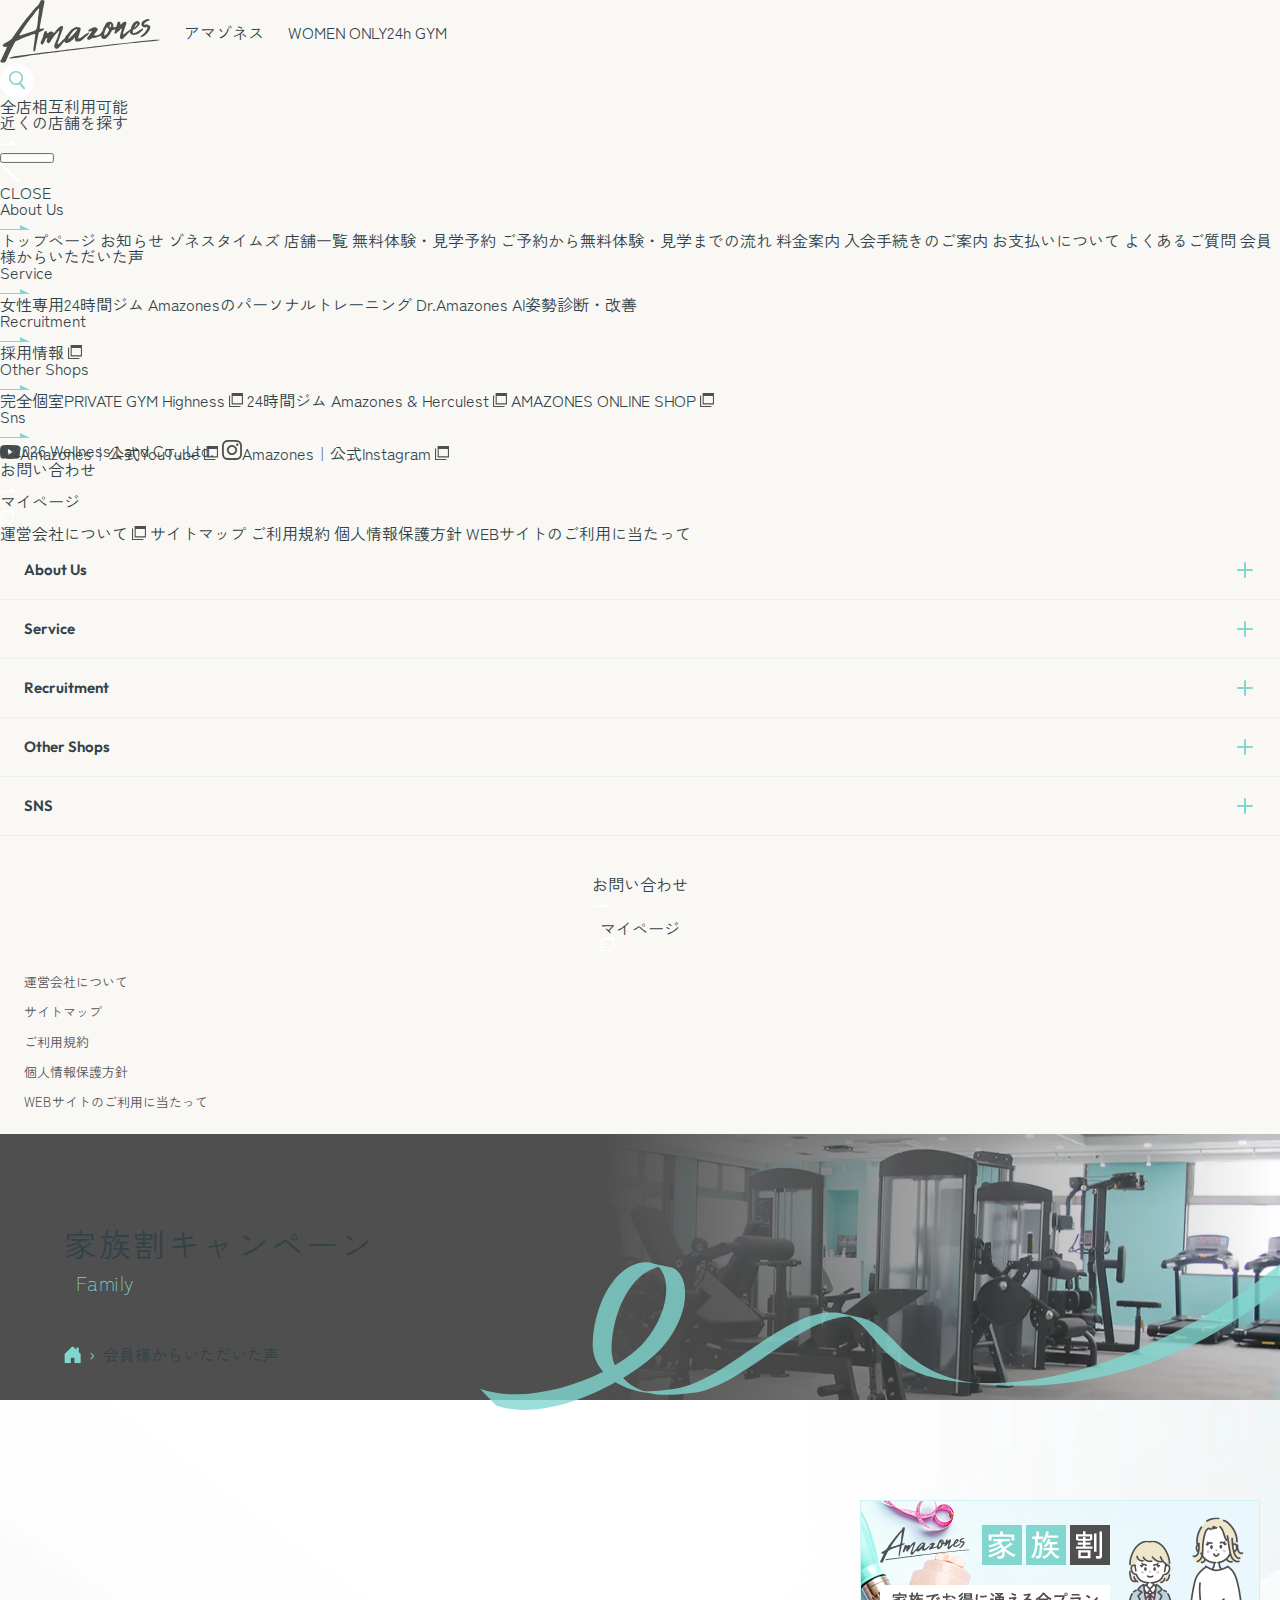
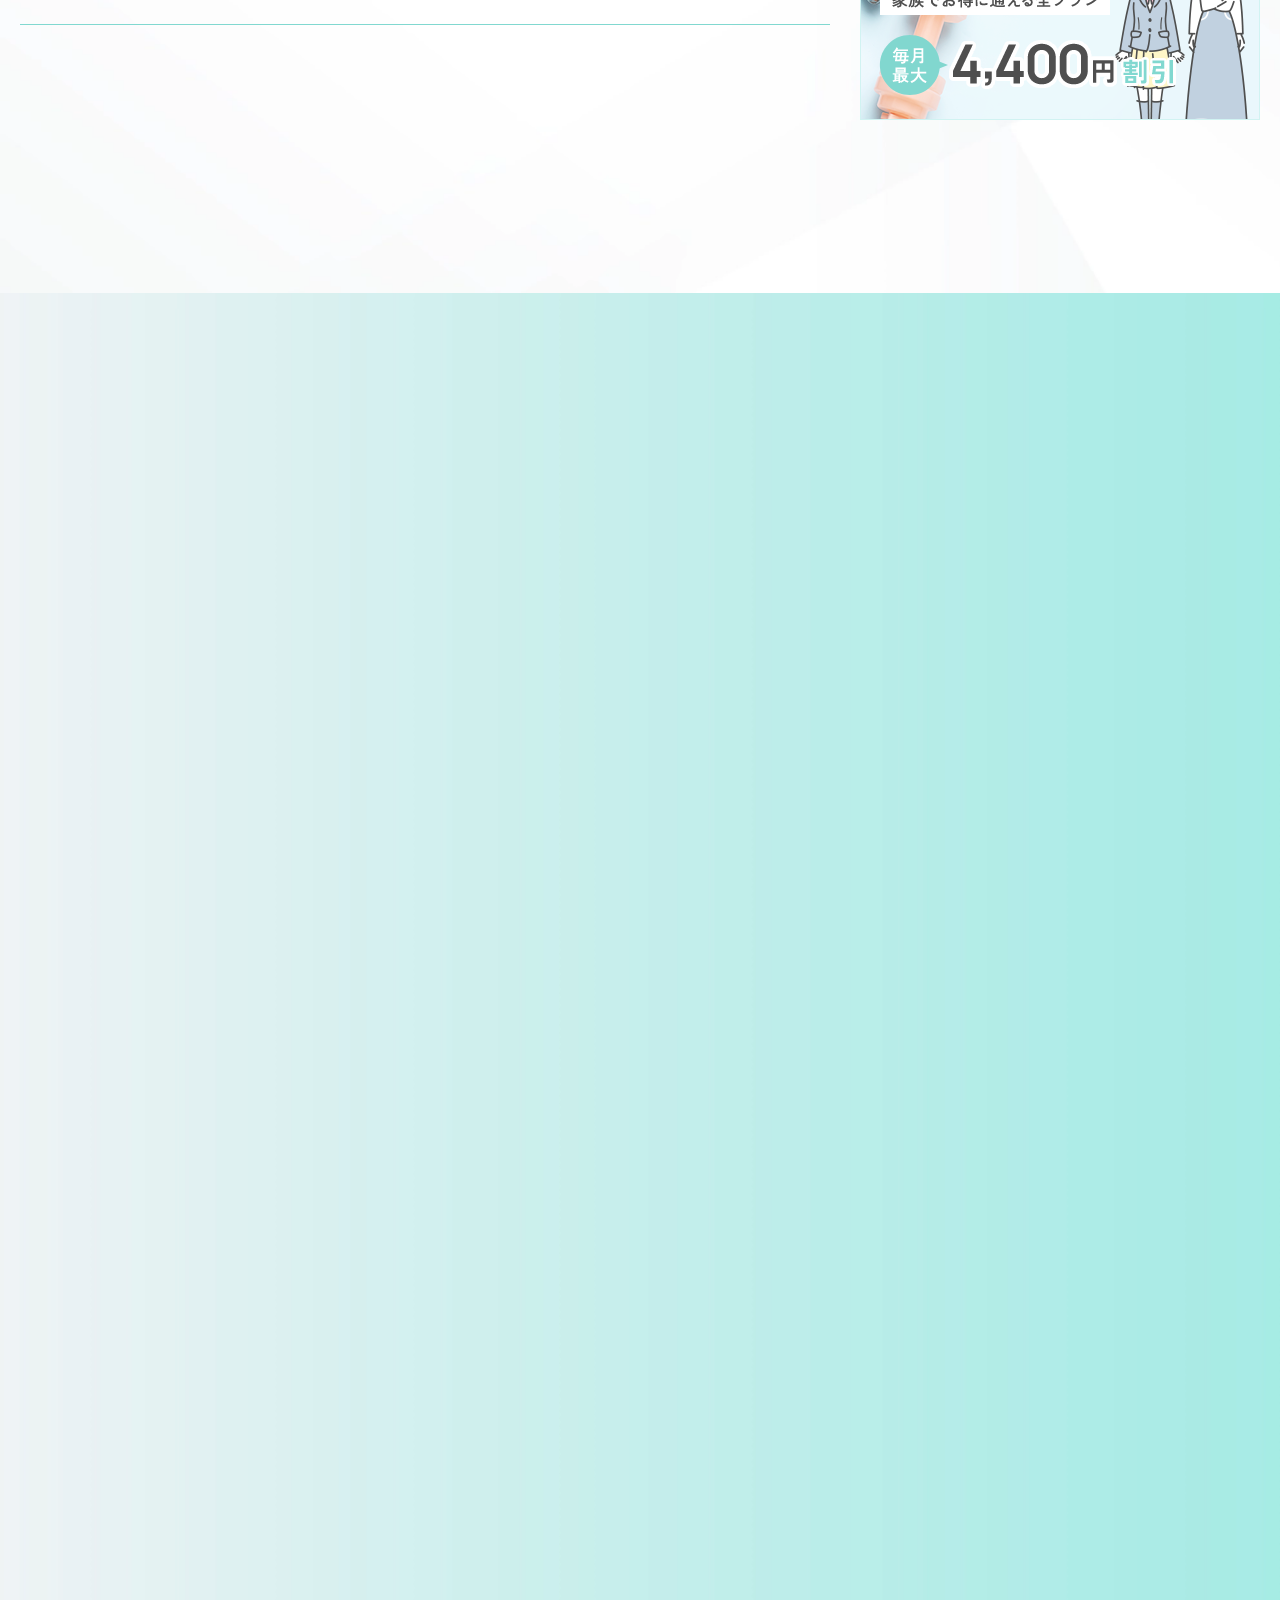
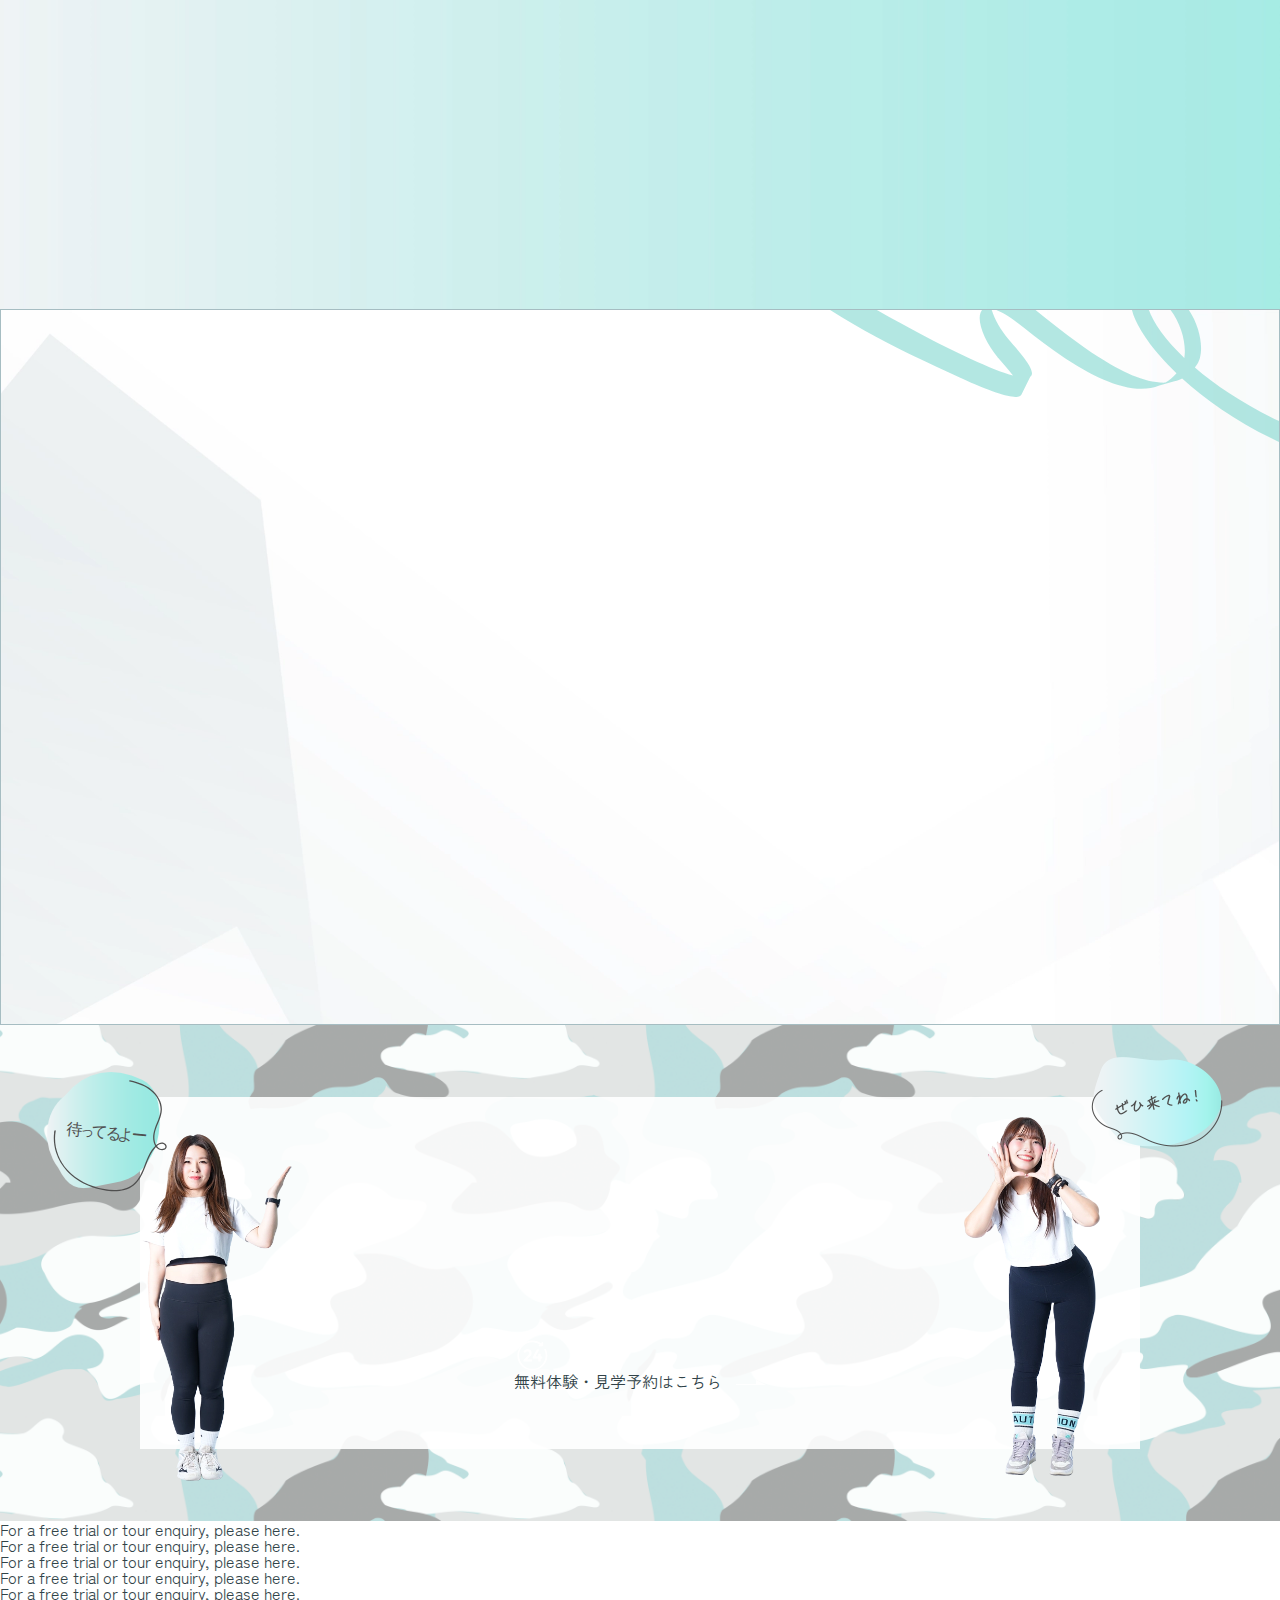
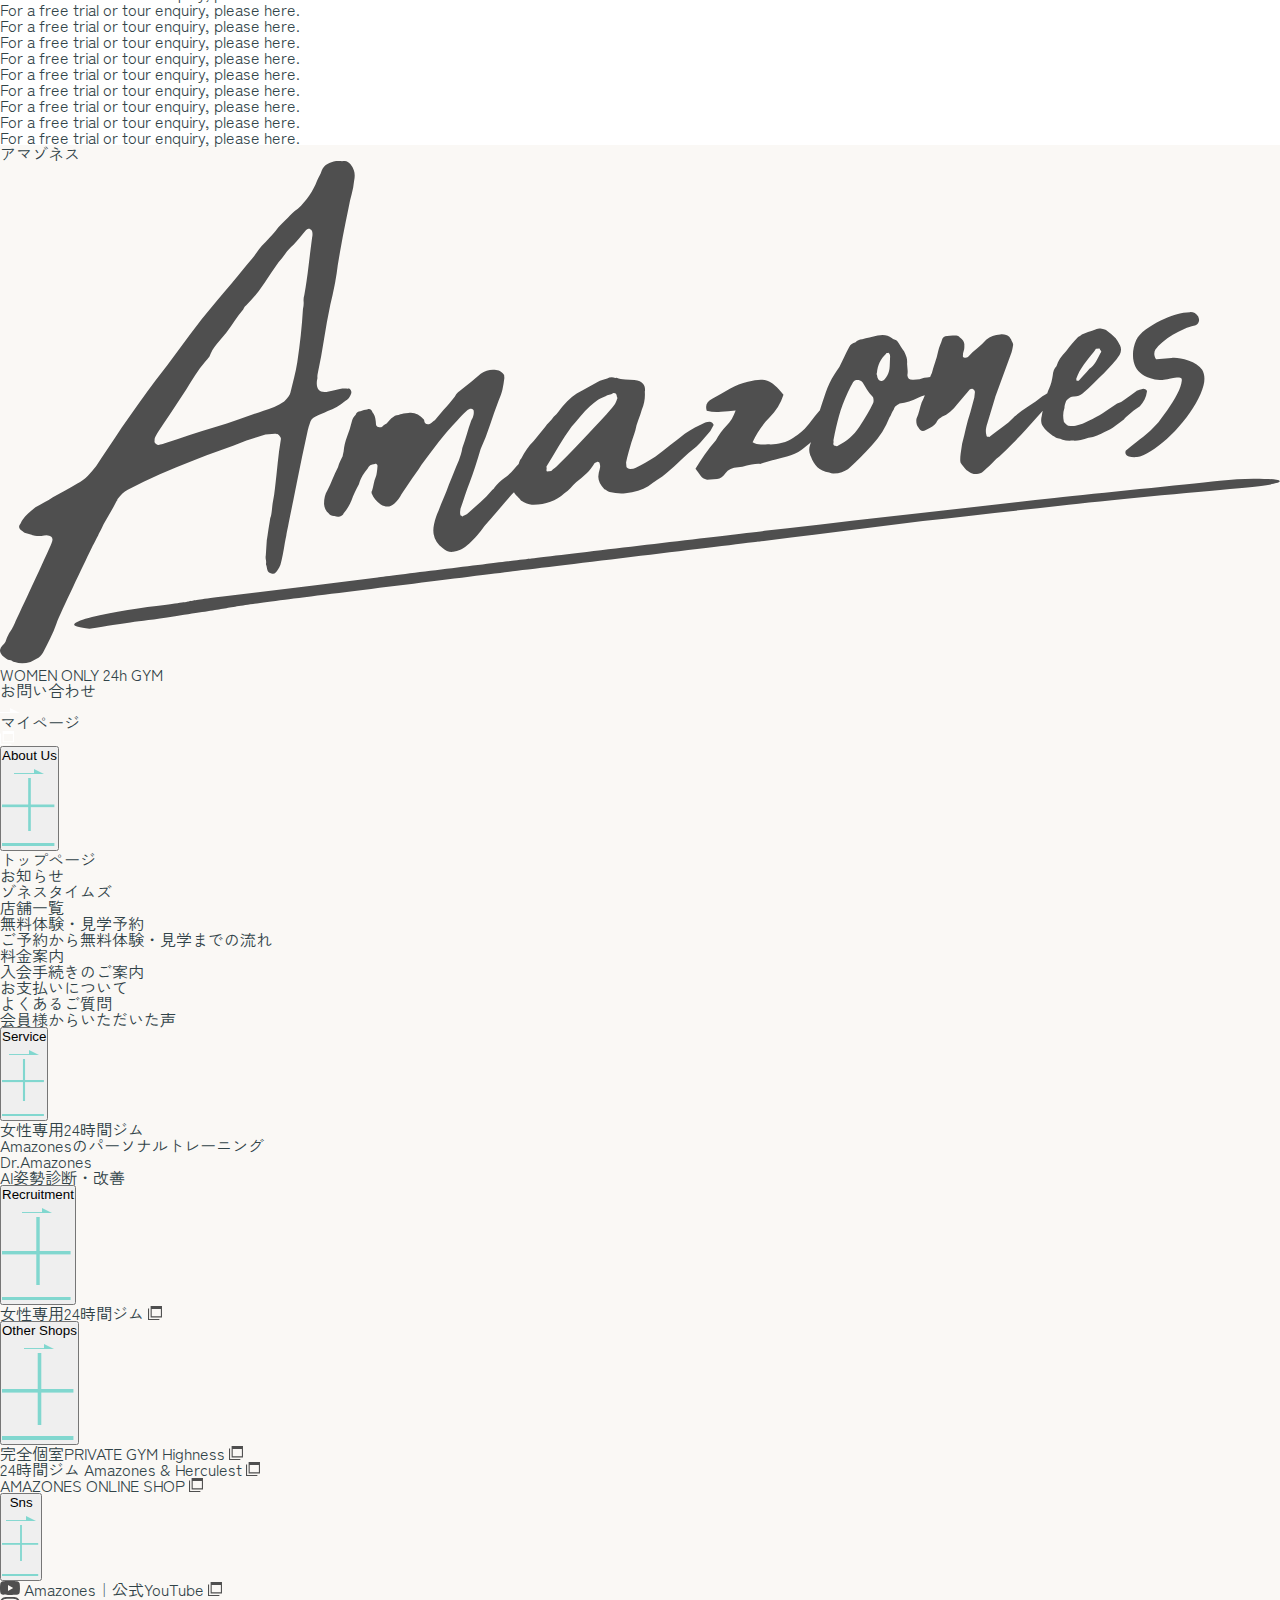
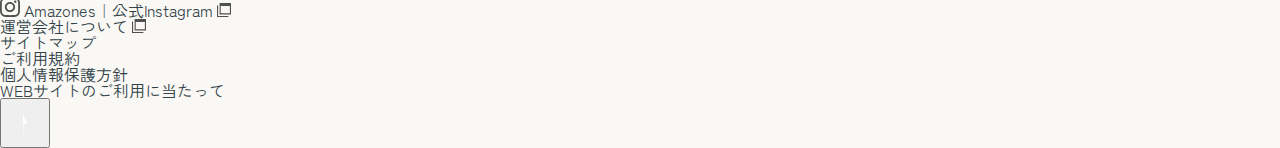
<file: family/index.html>
<!DOCTYPE html>
<html lang="en">
  <head>
    <meta charset="UTF-8">
    <base href="/">
    <meta
      name="description"
      content="女性専用24時間ジムAmazones（アマゾネス）の家族割キャンペーンを紹介しています。"
    >
    <meta name="viewport" content="width=device-width, initial-scale=1.0">
    <link rel="icon" href="/assets/img/common/icon_logo.svg" type="image/svg+xml">
    <link rel="apple-touch-icon" href="/assets/img/common/icon_logo.svg">
    <title>
      家族割キャンペーン | Amazones（アマゾネス） | 初心者向け女性専用24時間ジム
    </title>
    <!-- グローバルCSS -->
    <!-- <link href="assets/css/global.css" rel="stylesheet" type="text/css">
    <link href="assets/css/family.css" rel="stylesheet" type="text/css"> -->
    <link href="assets/scss/style.css" rel="stylesheet" type="text/css">

    <!-- スクリプト -->
    <script src="assets/js/family.js" defer></script>
    <script src="assets/js/common.js" defer></script>
    <script src="assets/js/global.js" defer></script>
  </head>
  <body>
    <!--ヘッダー-->
     <header class="I-header">
      <div class="I-header-wrapper">
        <div class="l-header__brand">
          <a href="./">
            <img
              src="assets/img/common/icon_logo.svg"
              alt="アマゾネス"
              width="159.97px"
              height="62.77px"
              class = 'amazones-header-logo'
            >
          </a>
          <p class="header-text text-black1 fw-500 fs-14">アマゾネス</p>
          <p class="header-text font-outfit text-black1 fw-500 fs-13">WOMEN ONLY24h GYM</p>
        </div>

        <div class="l-header__actions">
          <a
            href="storelist/"
            class="header-btn"
          >
            <div
              class="icon-wrapper"
            >
              <img src="assets/img/common/icon_search.svg" alt="アイコン">
            </div>
            <div class="header-btn__content">
              <div class="header-btn__text">
                <p class="text-white fs-14 fw-700">全店相互利用可能</p>
                <p class="text-white fs-14 fw-700">近くの店舗を探す</p>
              </div>
              <img src="assets/img/common/icon_arrow.svg" alt="アイコン" class = 'arrow-img">
            </div>
          </a>

          <a
            href="reservation/"
            class="header-btn header-btn--reservation"
          >
            <div
              class="icon-wrapper"
            >
              <img src="assets/img/common/icon_24.svg" alt="アイコン">
            </div>
            <div class="header-btn__content">
              <div class="header-btn__text">
                <p class="text-white fs-14 fw-700 text-center">
                  24時間WEB予約可能
                </p>
                <p class="text-white fs-15 fw-700 text-center">
                  体験予約はこちら
                </p>
              </div>
              <img src="assets/img/common/icon_arrow.svg" alt="アイコン" class = 'arrow-img">
            </div>
          </a>
        </div>

       <!--フローティングヘッダーメニュー-->
        <div
          id="header-floating-menu"
          class="header-floating-menu"
        >
        <div
          id="floating-menu-btn"
          class="floating-menu-btn"
        >
          <img src="assets/img/common/icon_menu.svg" alt="アイコン" class="desktop-menu-icon">
          <p class="font-outfit fs-14 fw-500 text-white">MENU</p>

          <button type="button" class="mobile-hamburger" aria-label="メニュー">
            <span class="mh-bar"></span>
            <span class="mh-bar"></span>
            <span class="mh-bar"></span>
          </button>
        <div class="floating-menu-close">
          <svg width="20" height="20" viewBox="0 0 20 20" fill="none" xmlns="http://www.w3.org/2000/svg">
            <line x1="1" y1="1" x2="19" y2="19" stroke="white" stroke-width="2" stroke-linecap="round">
            <line x1="19" y1="1" x2="1" y2="19" stroke="white" stroke-width="2" stroke-linecap="round">
          </svg>
          <p class="font-outfit fs-12 fw-500 text-white">CLOSE</p>
        </div>
        </div>

          <div
            id="floating-menu-content"
            class="floating-menu-content cursor-pointer"
          >
            <p class="text-vertical menu-vertical-text text-white fs-12 font-outfit fw-500">
              ©2026 Wellness Land Co., Ltd.
            </p>
          </div>

        <div id="nav-menu-popup" class="nav-menu-popup">
          <div class="nav-menu-popup__columns">

            <!-- 会社について -->
            <div class="nav-menu-popup__section">
              <div class="footer-page-link">
                <p class="font-outfit fs-18 fw-500">About Us</p>
                <img src="assets/img/common/icon_arrow_blue.svg" alt="">
                <div class="footer-link-line"></div>
              </div>
              <div class="nav-menu-popup__links">
                <a href="./" class="fw-500 fs-15">トップページ</a>
                <a href="#" class="fw-500 fs-15">お知らせ</a>
                <a href="column/" class="fw-500 fs-15">ゾネスタイムズ</a>
                <a href="storelist/" class="fw-500 fs-15">店舗一覧</a>
                <a href="reservation/" class="fw-500 fs-15">無料体験・見学予約</a>
                <a href="#" class="fw-500 fs-15 text-lightBlue">ご予約から無料体験・見学までの流れ</a>
                <a href="price/" class="fw-500 fs-15">料金案内</a>
                <a href="admission/" class="fw-500 fs-15 text-lightBlue">入会手続きのご案内</a>
                <a href="payment/" class="fw-500 fs-15 text-lightBlue">お支払いについて</a>
                <a href="faq/" class="fw-500 fs-15">よくあるご質問</a>
                <a href="member/" class="fw-500 fs-15">会員様からいただいた声</a>
              </div>
            </div>

            <!-- サービス + 採用情報 -->
            <div class="nav-menu-popup__group">
              <div class="nav-menu-popup__section">
                <div class="footer-page-link">
                  <p class="font-outfit fs-18 fw-500">Service</p>
                  <img src="assets/img/common/icon_arrow_blue.svg" alt="">
                  <div class="footer-link-line"></div>
                </div>
                <div class="nav-menu-popup__links">
                  <a href="about/" class="fw-500 fs-15">女性専用24時間ジム</a>
                  <a href="personal/" class="fw-500 fs-15">Amazonesのパーソナルトレーニング</a>
                  <a href="medical/" class="fw-500 fs-15">Dr.Amazones</a>
                  <a href="#" class="fw-500 fs-15">AI姿勢診断・改善</a>
                </div>
              </div>
              <div class="nav-menu-popup__section">
                <div class="footer-page-link">
                  <p class="font-outfit fs-18 fw-500">Recruitment</p>
                  <img src="assets/img/common/icon_arrow_blue.svg" alt="">
                  <div class="footer-link-line"></div>
                </div>
                <div class="nav-menu-popup__links">
                  <a href="#" class="footer-icon-link fw-500 fs-15">採用情報 <img src="assets/img/common/icon_recruitment.svg" alt="アイコン"></a>
                </div>
              </div>
            </div>

            <!-- 他店舗 + SNS -->
            <div class="nav-menu-popup__group">
              <div class="nav-menu-popup__section">
                <div class="footer-page-link">
                  <p class="font-outfit fs-18 fw-500">Other Shops</p>
                  <img src="assets/img/common/icon_arrow_blue.svg" alt="">
                  <div class="footer-link-line"></div>
                </div>
                <div class="nav-menu-popup__links">
                  <a href="https://hqf.osaka/" target="_blank" class="footer-icon-link fw-500 fs-15">完全個室PRIVATE GYM Highness <img src="assets/img/common/icon_recruitment.svg" alt="アイコン"></a>
                  <a href="https://hercules.amazones.fit/" target="_blank" class="footer-icon-link fw-500 fs-15">24時間ジム Amazones &amp; Herculest <img src="assets/img/common/icon_recruitment.svg" alt="アイコン"></a>
                  <a href="https://shop.amazones.fit/" target="_blank" class="footer-icon-link fw-500 fs-15">AMAZONES ONLINE SHOP <img src="assets/img/common/icon_recruitment.svg" alt="アイコン"></a>
                </div>
              </div>
              <div class="nav-menu-popup__section">
                <div class="footer-page-link">
                  <p class="font-outfit fs-18 fw-500">Sns</p>
                  <img src="assets/img/common/icon_arrow_blue.svg" alt="">
                  <div class="footer-link-line"></div>
                </div>
                <div class="nav-menu-popup__links">
                  <a href="https://www.youtube.com/channel/UCvpQu600VT18YsgIj-2BpiQ" target="_blank" class="footer-icon-link fw-500 fs-15"><img src="assets/img/common/icon_youtube.svg" alt="" class="mr-5" >Amazones｜公式YouTube <img src="assets/img/common/icon_recruitment.svg" alt="アイコン"></a>
                  <a href="https://www.instagram.com/ama_zones_24h/" target="_blank" class="footer-icon-link fw-500 fs-15"><img src="assets/img/common/icon_instragram.svg" alt="" class="mr-5" >Amazones｜公式Instagram <img src="assets/img/common/icon_recruitment.svg" alt="アイコン"></a>
                </div>
              </div>
            </div>

          </div>

          <!-- 下部行 -->
          <div class="nav-menu-popup__bottom" style="gap: 20px">
            <div class="nav-menu-popup__bottom-btns">
              <a href="contact/" class="btn-light-blue footer-blue-btn">
                <p class="text-white fs-16 font-outfit">お問い合わせ</p>
                <img src="assets/img/common/icon_arrow.svg" alt="アイコン">
              </a>
              <a href="#" class="btn-light-blue footer-blue-btn">
                <p class="text-white fs-16 font-outfit">マイページ</p>
                <img src="assets/img/common/icon_videos.svg" alt="アイコン">
              </a>
            </div>
            <div class="nav-menu-popup__bottom-links">
              <a href="https://wellnessland.co.jp/" target="_blank" class="footer-icon-link fw-500 fs-14">運営会社について <img src="assets/img/common/icon_recruitment.svg" alt="アイコン"></a>
              <a href="sitemap/" class="fw-500 fs-14">サイトマップ</a>
              <a href="#" class="fw-500 fs-14">ご利用規約</a>
              <a href="#" class="fw-500 fs-14">個人情報保護方針</a>
              <a href="#" class="fw-500 fs-14">WEBサイトのご利用に当たって</a>
            </div>
          </div>
        </div>
</div>


        <!--モバイルヘッダー-->
        <div class="mobile-header-overlay">
          <nav class="sp-nav-main">
            <div class="sp-nav-section">
              <button type="button" class="sp-nav-head js-sp-nav-toggle"><span class="sp-nav-title">About Us</span><span class="sp-nav-plus">＋</span></button>
              <ul class="sp-nav-list">
                <li><a href="./" class="sp-nav-link">トップページ</a></li>
                <li><a href="#" class="sp-nav-link">お知らせ</a></li>
                <li><a href="column/" class="sp-nav-link">ゾネスタイムズ</a></li>
                <li><a href="storelist/" class="sp-nav-link">店舗一覧</a></li>
                <li><a href="reservation/" class="sp-nav-link">無料体験・見学予約</a></li>
                <li><a href="#" class="sp-nav-link">ご予約から無料体験・見学までの流れ</a></li>
                <li><a href="price/" class="sp-nav-link">料金案内</a></li>
                <li><a href="admission/" class="sp-nav-link">入会手続きのご案内</a></li>
                <li><a href="payment/" class="sp-nav-link">お支払いについて</a></li>
                <li><a href="faq/" class="sp-nav-link">よくあるご質問</a></li>
                <li><a href="member/" class="sp-nav-link">会員様からいただいた声</a></li>
              </ul>
            </div>
            <div class="sp-nav-section">
              <button type="button" class="sp-nav-head js-sp-nav-toggle"><span class="sp-nav-title">Service</span><span class="sp-nav-plus">＋</span></button>
              <ul class="sp-nav-list">
                <li><a href="about/" class="sp-nav-link">女性専用24時間ジム</a></li>
                <li><a href="personal/" class="sp-nav-link">Amazonesのパーソナルトレーニング</a></li>
                <li><a href="medical/" class="sp-nav-link">Dr.Amazones</a></li>
                <li><a href="#" class="sp-nav-link">AI姿勢診断・改善</a></li>
              </ul>
            </div>
            <div class="sp-nav-section">
              <button type="button" class="sp-nav-head js-sp-nav-toggle"><span class="sp-nav-title">Recruitment</span><span class="sp-nav-plus">＋</span></button>
              <ul class="sp-nav-list">
                <li><a href="#" class="sp-nav-link">採用情報</a></li>
              </ul>
            </div>
            <div class="sp-nav-section">
              <button type="button" class="sp-nav-head js-sp-nav-toggle"><span class="sp-nav-title">Other Shops</span><span class="sp-nav-plus">＋</span></button>
              <ul class="sp-nav-list">
                <li><a href="#" class="sp-nav-link">完全個室PRIVATE GYM Highness</a></li>
                <li><a href="#" class="sp-nav-link">24時間ジム Amazones &amp; Herculest</a></li>
                <li><a href="#" class="sp-nav-link">AMAZONES ONLINE SHOP</a></li>
              </ul>
            </div>
            <div class="sp-nav-section">
              <button type="button" class="sp-nav-head js-sp-nav-toggle"><span class="sp-nav-title">SNS</span><span class="sp-nav-plus">＋</span></button>
              <ul class="sp-nav-list">
                <li><a href="#" class="sp-nav-link sp-nav-link--icon"><img src="assets/img/common/icon_youtube.svg" class="sp-nav-sns-icon" alt="">Amazones｜公式YouTube</a></li>
                <li><a href="#" class="sp-nav-link sp-nav-link--icon"><img src="assets/img/common/icon_instragram.svg" class="sp-nav-sns-icon" alt="">Amazones｜公式Instagram</a></li>
              </ul>
            </div>
          </nav>
          <div class="sp-nav-sub">
            <div class="sp-nav-btns">
              <a href="contact/" class="btn-light-blue footer-blue-btn">
                <p class="text-white fs-16 font-outfit">お問い合わせ</p>
                <img src="assets/img/common/icon_arrow.svg" alt="アイコン">
              </a>
              <a href="#" class="btn-light-blue footer-blue-btn">
                <p class="text-white fs-16 font-outfit">マイページ</p>
                <img src="assets/img/common/icon_videos.svg" alt="アイコン">
              </a>
            </div>
            <ul class="sp-nav-utility">
              <li><a href="#">運営会社について</a></li>
              <li><a href="sitemap/">サイトマップ</a></li>
              <li><a href="#">ご利用規約</a></li>
              <li><a href="#">個人情報保護方針</a></li>
              <li><a href="#">WEBサイトのご利用に当たって</a></li>
            </ul>
          </div>
        </div>
      </div>
    </header>
    <!--/ヘッダー-->

    <!--メインコンテンツ-->
    <main class="p-family__main">
      <!-- ヒーローバナー -->
      <section class="banner-section">
        <div class="p-banner">
          <div class="p-banner-inner">
            <img
              src="assets/img/common/img_gym02.webp"
              alt="予約バナー"
              class="p-banner-img"
            >

            <div class="p-banner-overlay"></div>
          </div>

          <!-- バナーテキスト -->
          <div class="p-banner-content">
            <h1 class="p-banner-title font-zen text-white">
              家族割キャンペーン
            </h1>
            <p class="p-banner-subtitle font-outfit mt-18">Family</p>
            <!-- パンくずリスト -->
            <nav class="c-breadcrumb p-breadcrumb">
              <a href="./" class="c-breadcrumb-home">
                <svg
                  version="1.2"
                  xmlns="http://www.w3.org/2000/svg"
                  viewBox="0 0 17 17"
                  width="17"
                  height="17"
                >
                  <path
                    id="シェイプ894"
                    fill="#81d7cf"
                    d="m6.81 16.4v-4.21c0-0.3 0.3-0.6 0.61-0.6h2.47c0.31 0 0.61 0.3 0.61 0.6v4.21c0 0.33 0.28 0.6 0.62 0.6h4.93c0.34 0 0.62-0.27 0.62-0.6v-8.41q-0.01-0.25-0.18-0.43l-1.67-1.62v-3.96c0-0.33-0.28-0.6-0.62-0.6h-1.23c-0.34 0-0.62 0.27-0.62 0.6v1.56l-3.26-3.19c-0.24-0.23-0.63-0.23-0.87 0q0 0 0 0l-7.4 7.21q-0.17 0.18-0.18 0.43v8.41c0 0.33 0.28 0.6 0.62 0.6h4.93c0.34 0 0.62-0.27 0.62-0.6z"
                  >
                </svg>
              </a>
              <span class="c-breadcrumb-separator">&#x203A;</span>
              <a href="#" class="text-white fs-14 banner-a-link"
                >会員様からいただいた声</a
              >
            </nav>
          </div>
        </div>
        <!-- リボン装飾01-->
        <img
          src="assets/img/common/img_ribbon_banner.svg"
          alt="リボン装飾"
          class="ribbon-banner clip-grow-right"
        >
      </section>

      <!--メインコンテンツ-->
      <section class="p-family">
        <div class="p-family__container">
          <!-- コンテンツ1 -->
          <div class="p-family p-family__container__content01">
            <div class="c-flex-gap-30">
              <div class="p-protein_campaign_block font-zen">
                <div class="p-protein_campaign_header">
                  <p class="reveal">
                    月会費がショップで使えるポイントに変わる<b
                      class="text-lightBlue"
                      >「月会費ポイント還元」+「特典・優待</b
                    >
                  </p>
                </div>
                <div class="sm-block">
                  <img
                    src="assets/img/common/img_family.png"
                    width="100%"
                    alt="家族割キャンペーン"
                  >
                </div>
                <div class="reveal font-zen c-flex-col-gap-4 fw-500">
                  <p>
                    Amazonesに通っているご家族（二親等以内）からのご紹介で、入会金0円・月会費が最大半額
                    になる「家族割キャンペーン」をスタート！
                  </p>
                  <p>
                    女性専用だから、親子でも安心して通える！この機会に、運動の習慣を大切なご家族と一緒に始めてみませんか？
                  </p>
                </div>
              </div>
              <div class="md-block">
                <img
                  src="assets/img/common/img_family.png"
                  alt="家族割キャンペーン"
                >
              </div>
            </div>
          </div>

          <!-- コンテンツ2 -->
          <div class="p-family p-family__content02">
            <div class="p-family__content02-wrapper">
              <!-- サマリーグループ -->
              <hgroup class="section-header-wrapper">
                <p class="reveal section-sub-text fs-18 fw-500 text-black1">
                  キャンペーン概要
                </p>
                <h2
                  class="reveal section-header-text fs-100 lh-normal font-outfit fw-400"
                >
                  Summary
                </h2>
              </hgroup>

              <div class="p-point__item01">
                <!-- 左カラム -->
                <ul
                  class="p-family__summary-left"
                >
                  <!-- 料金表 -->
                  <li
                    class="reveal-scale c-card-white-content"
                  >
                    <p class="fs-16 fw-700 text-white p-family__summary__label">
                      割引内容（料金例）
                    </p>
                    <div class="w-full p-family__table__wrapper">
                      <table class="p-family__table">
                        <thead>
                          <tr>
                            <th>プラン名</th>
                            <th>通常価格</th>
                            <th></th>
                            <th>家族紹介割引価格</th>
                          </tr>
                        </thead>
                        <tbody>
                          <tr>
                            <td>スタンダード会員A / 12ヶ月契約</td>
                            <td class="p-family__table__normal">
                              月額 7,700円
                            </td>
                            <td>
                              <a href="#" class="btn-green-wrapper"
                                ><img
                                  src="assets/img/common/icon_arrow.svg"
                                  alt="→"
                              ></a>
                            </td>
                            <td class="p-family__table__item__discount">
                              月額 3,850円
                            </td>
                          </tr>
                          <tr>
                            <td>スタンダード会員B / 6ヶ月契約</td>
                            <td class="p-family__table__normal">
                              月額 8,800円
                            </td>
                            <td>
                              <a href="#" class="btn-green-wrapper"
                                ><img
                                  src="assets/img/common/icon_arrow.svg"
                                  alt="→"
                              ></a>
                            </td>
                            <td class="p-family__table__item__discount">
                              月額 4,400円
                            </td>
                          </tr>
                          <tr>
                            <td>サポートプラン</td>
                            <td class="p-family__table__normal">
                              月額 11,000円
                            </td>
                            <td>
                              <a href="#" class="btn-green-wrapper"
                                ><img
                                  src="assets/img/common/icon_arrow.svg"
                                  alt="→"
                              ></a>
                            </td>
                            <td class="p-family__table__item__discount">
                              月額 6,600円
                            </td>
                          </tr>
                          <tr>
                            <td>アドバンスプラン</td>
                            <td class="p-family__table__normal">
                              月額 13,200円
                            </td>
                            <td>
                              <a href="#" class="btn-green-wrapper"
                                ><img
                                  src="assets/img/common/icon_arrow.svg"
                                  alt="→"
                              ></a>
                            </td>
                            <td class="p-family__table__item__discount">
                              月額 8,800円
                            </td>
                          </tr>
                          <tr>
                            <td>パーソナルプランA / ライト</td>
                            <td class="p-family__table__normal">
                              月額 22,000円
                            </td>
                            <td>
                              <a href="#" class="btn-green-wrapper"
                                ><img
                                  src="assets/img/common/icon_arrow.svg"
                                  alt="→"
                              ></a>
                            </td>
                            <td class="p-family__table__item__discount">
                              月額 17,600円
                            </td>
                          </tr>
                          <tr>
                            <td>パーソナルプランB / 通い放題</td>
                            <td class="p-family__table__normal">
                              月額 44,000円
                            </td>
                            <td>
                              <a href="#" class="btn-green-wrapper"
                                ><img
                                  src="assets/img/common/icon_arrow.svg"
                                  alt="→"
                              ></a>
                            </td>
                            <td class="p-family__table__item__discount">
                              月額 39,600円
                            </td>
                          </tr>
                        </tbody>
                      </table>
                    </div>
                    <ul
                      class="c-flex-col-gap-15" style="align-items:flex-start;margin:20px 20px 0 20px"
                      style="list-style: none; padding: 0"
                    >
                      <li class="fs-14 fw-500">※ 表示価格はすべて税込です</li>
                      <li class="fs-14 fw-500">
                        ※ 割引は初月から日割りで適用されます
                      </li>
                      <li class="fs-14 fw-500">
                        ※ 在籍期間は通常通りです（プランに準じます）
                      </li>
                    </ul>
                  </li>

                  <!-- 条件 -->
                  <li class="reveal-scale p-family__summary">
                    <p class="fs-16 fw-700 text-white p-family__summary__label">
                      割引適用条件
                    </p>
                    <ol
                      class="c-flex-col-gap-15" style="align-items:flex-start"
                      style="list-style: none; padding: 0"
                    >
                      <li class="fw-500 fs-16 lh-200">
                        <b class="fw-700 text-lightBlue mr-10">1.</b
                        >紹介者（既存会員様）が在籍中であること
                      </li>
                      <li class="fw-500 fs-16 lh-200">
                        <b class="fw-700 text-lightBlue mr-10">2.</b
                        >紹介者が退会された場合、割引は翌月より通常料金に戻ります
                      </li>
                      <li class="fw-500 fs-16 lh-200">
                        <b class="fw-700 text-lightBlue mr-10">3.</b
                        >初月の月会費は店頭にて現金支払いとなります
                      </li>
                      <li class="fw-500 fs-16 lh-200">
                        <b class="fw-700 text-lightBlue mr-10">4.</b
                        >他の紹介キャンペーンとの併用はできません（選択制）
                      </li>
                      <li class="fw-500 fs-16 lh-200">
                        <b class="fw-700 text-lightBlue mr-10">5.</b
                        >キャンペーン適応にて既に紹介者がご入会の場合は紹介者の在籍必須期間が満了してから適応可能です
                      </li>
                    </ol>
                  </li>

                  <!-- スタッフ特典 -->
                  <li class="reveal-scale p-family__summary">
                    <p class="fs-16 fw-700 text-white p-family__summary__label">
                      スタッフの家族割特典
                    </p>
                    <p class="fw-500 fs-16 lh-200">
                      Amazonesスタッフのご家族も対象です。このお得な機会にぜひご紹介ください。
                    </p>
                  </li>
                </ul>

                <!-- 右カラム -->
                <ul
                  class="p-family__summary-right"
                >
                  <!-- 対象家族 -->
                  <li class="reveal-scale p-family__summary">
                    <p class="fs-16 fw-700 text-white p-family__summary__label">
                      対象となるご家族
                    </p>
                    <p class="fw-500 fs-16 lh-200">
                      母・娘・姉妹・祖母・孫・義母・義娘<br>
                      ※ 色々なパターンでお得に入会することが可能です
                    </p>
                  </li>

                  <!-- 事例 -->
                  <li
                    class="reveal-scale p-family__summary p-family__summary__last"
                  >
                    <p class="fs-16 fw-700 text-white p-family__summary__label">
                      キャンペーン適用例
                    </p>
                    <ul
                      class="c-flex-col-centered-22" style="gap:42px"
                      style="list-style: none; padding: 0"
                    >
                      <li
                        class="p-family__case__item"
                      >
                        <figure
                          class="c-flex-col-centered-22"
                        >
                          <img
                            src="assets/img/family/icon_case1_icon1.webp"
                            alt="すでに通っているお母さん"
                          >
                          <figcaption class="fs-16 fw-700 lh-200 text-center">
                            <b class="text-lightBlue">すでに通っている</b
                            >お母さん<br>スタンダード会員A<br>月額 7,700円
                          </figcaption>
                        </figure>
                        <aside
                          class="c-flex-col-centered-25"
                        >
                          <p class="fs-24 text-lightBlue font-outfit fw-600">
                            Case01
                          </p>
                          <img src="assets/img/family/icon_x.svg" alt="×">
                        </aside>
                        <figure
                          class="c-flex-col-centered-22"
                        >
                          <img
                            src="assets/img/family/icon_case1_icon2.webp"
                            alt="娘さんが紹介で入会"
                          >
                          <figcaption class="fs-16 fw-700 lh-200 text-center">
                            娘さん<b class="text-lightBlue">が紹介で入会</b
                            ><br>アドバンスプラン<br>
                            <s class="case-strike">月額 13,200円</s>→<b
                              class="text-red"
                              >月額 8,800円</b
                            >
                          </figcaption>
                        </figure>
                      </li>

                      <li
                        class="p-family__case__item"
                      >
                        <figure
                          class="c-flex-col-centered-22"
                        >
                          <img
                            src="assets/img/family/icon_case2_icon1.webp"
                            alt="すでに通っているお姉さん"
                          >
                          <figcaption class="fs-16 fw-700 lh-200 text-center">
                            <b class="text-lightBlue">すでに通っている</b
                            >お姉さん<br>パーソナルプランライト<br>月額
                            22,000円
                          </figcaption>
                        </figure>
                        <aside
                          class="c-flex-col-centered-25"
                        >
                          <p class="fs-24 text-lightBlue font-outfit fw-600">
                            Case02
                          </p>
                          <img src="assets/img/family/icon_x.svg" alt="×">
                        </aside>
                        <figure
                          class="c-flex-col-centered-22"
                        >
                          <img
                            src="assets/img/family/icon_case2_icon2.webp"
                            alt="妹さんが紹介で入会"
                          >
                          <figcaption class="fs-16 fw-700 lh-200 text-center">
                            妹さん<b class="text-lightBlue">が紹介で入会</b
                            ><br>パーソナルプランライト<br>
                            <s class="case-strike">月額 22,000円</s>→<b
                              class="text-red"
                              >月額 17,600円</b
                            >
                          </figcaption>
                        </figure>
                      </li>

                      <li
                        class="p-family__case__item"
                      >
                        <figure
                          class="c-flex-col-centered-22"
                        >
                          <img
                            src="assets/img/family/icon_case3_icon1.webp"
                            alt="すでに通っている娘さん"
                          >
                          <figcaption class="fs-16 fw-700 lh-200 text-center">
                            <b class="text-lightBlue">すでに通っている</b
                            >娘さん<br>サポートプラン<br>月額 11,000円
                          </figcaption>
                        </figure>
                        <aside
                          class="c-flex-col-centered-25"
                        >
                          <p class="fs-24 text-lightBlue font-outfit fw-600">
                            Case03
                          </p>
                          <img src="assets/img/family/icon_x.svg" alt="×">
                        </aside>
                        <figure
                          class="c-flex-col-centered-22"
                        >
                          <img
                            src="assets/img/family/icon_case3_icon2.webp"
                            alt="お母さんが紹介で入会"
                          >
                          <figcaption class="fs-16 fw-700 lh-200 text-center">
                            お母さん<b class="text-lightBlue">が紹介で入会</b
                            ><br>スタンダード会員B<br>
                            <s class="case-strike">月額 8,800円</s>→<b
                              class="text-red"
                              >月額 4,400円</b
                            >
                          </figcaption>
                        </figure>
                      </li>

                      <li
                        class="p-family__case__item"
                      >
                        <figure
                          class="c-flex-col-centered-22"
                        >
                          <img
                            src="assets/img/family/icon_case4_icon1.webp"
                            alt="すでに通っているおばあさん"
                          >
                          <figcaption class="fs-16 fw-700 lh-200 text-center">
                            <b class="text-lightBlue">すでに通っている</b
                            >おばあさん<br>スタンダード会員B<br>月額 8,800円
                          </figcaption>
                        </figure>
                        <aside
                          class="c-flex-col-centered-25"
                        >
                          <p class="fs-24 text-lightBlue font-outfit fw-600">
                            Case04
                          </p>
                          <img src="assets/img/family/icon_x.svg" alt="×">
                        </aside>
                        <figure
                          class="c-flex-col-centered-22"
                        >
                          <img
                            src="assets/img/family/icon_case4_icon2.webp"
                            alt="お孫さんが紹介で入会"
                          >
                          <figcaption class="fs-16 fw-700 lh-200 text-center">
                            お孫さん<b class="text-lightBlue">が紹介で入会</b
                            ><br>スタンダード会員A<br>
                            <s class="case-strike">月額 7,700円</s>→<b
                              class="text-red"
                              >月額 3,850円</b
                            >
                          </figcaption>
                        </figure>
                      </li>
                    </ul>
                  </li>
                </ul>
              </div>
            </div>
          </div>

          <!-- よくある質問 -->
          <div class="c-faq">
            <img
              src="assets/img/family/icon_family_ribbon.svg"
              alt="リボン"
              class="clip-grow-right c-faq__ribbon"
            >
            <div class="c-faq__content">
              <hgroup
                class="reveal section-header-wrapper"
              >
                <p class="section-sub-text fs-18 fw-500 text-black1">
                  よくあるご質問　- 家族割について -
                </p>
                <h2
                  class="section-header-text fs-100 lh-normal font-outfit fw-400"
                >
                  Faq
                </h2>
              </hgroup>

              <div class="faq-container">
                <!-- よくある質問1 — PCとモバイル両方で開く -->
                <div class="reveal c-faq__accordion">
                  <input
                    type="checkbox"
                    id="faq-1"
                    class="c-faq__container__toggle"
                  >
                  <label for="faq-1" class="c-faq__accordion_header">
                    <div class="c-faq__accordion_header">
                      <img
                        src="assets/img/faq/icon_q.svg"
                        alt="Q"
                        class="c-faq__icon__q"
                      >
                      <p class="fw-700 fs-16">
                        紹介者（既存会員様）が途中で退会したらどうなりますか？
                      </p>
                    </div>
                    <div class="i_box">
                      <i class="c-faq__accordion_toggle"></i>
                    </div>
                  </label>
                  <div class="c-faq__accordion_inner">
                    <div
                      class="c-faq__accordion_box"
                    >
                      <img
                        src="assets/img/faq/icon_a.svg"
                        alt="A"
                        class="c-faq__icon__a"
                      >
                      <p class="fw-500 fs-16 answer-text lh-210">
                        退会月の翌月から、通常価格に戻ります。
                      </p>
                    </div>
                  </div>
                </div>

                <!-- よくある質問2 — PCで開く、モバイルで閉じる -->
                <div class="reveal c-faq__accordion">
                  <input
                    type="checkbox"
                    id="faq-2"
                    class="c-faq__container__toggle"
                  >
                  <label for="faq-2" class="c-faq__accordion_header">
                    <div class="c-faq__accordion_header">
                      <img
                        src="assets/img/faq/icon_q.svg"
                        alt="Q"
                        class="c-faq__icon__q"
                      >
                      <p class="fw-700 fs-16">
                        家族全員が新規入会する場合はどうなりますか
                      </p>
                    </div>
                    <div class="i_box">
                      <i class="c-faq__accordion_toggle"></i>
                    </div>
                  </label>
                  <div class="c-faq__accordion_inner">
                    <div
                      class="c-faq__accordion_box"
                    >
                      <img
                        src="assets/img/faq/icon_a.svg"
                        alt="A"
                        class="c-faq__icon__a"
                      >
                      <p class="fw-500 fs-16 answer-text lh-210">
                        1人は通常価格でご入会いただき、残りの方に割引が適用されます。
                      </p>
                    </div>
                  </div>
                </div>

                <!-- よくある質問3 — PCで開く、モバイルで閉じる -->
                <div class="reveal c-faq__accordion">
                  <input
                    type="checkbox"
                    id="faq-3"
                     class="c-faq__container__toggle"
                  >
                  <label for="faq-3" class="c-faq__accordion_header">
                    <div class="c-faq__accordion_header">
                      <img
                        src="assets/img/faq/icon_q.svg"
                        alt="Q"
                        class="c-faq__icon__q"
                      >
                      <p class="fw-700 fs-16">
                        姉がAmazonesで働いています。家族でもキャンペーンは適用されますか？
                      </p>
                    </div>
                    <div class="i_box">
                      <i class="c-faq__accordion_toggle"></i>
                    </div>
                  </label>
                  <div class="c-faq__accordion_inner">
                    <div
                      class="c-faq__accordion_box"
                    >
                      <img
                        src="assets/img/faq/icon_a.svg"
                        alt="A"
                        class="c-faq__icon__a"
                      >
                      <p class="fw-500 fs-16 answer-text lh-210">
                        はい、適用可能です。
                      </p>
                    </div>
                  </div>
                </div>
              </div>
            </div>
          </div>
        </div>
      </section>

      <section class="c-footer-banner">
        <div class="c-footer-banner__container">
          <h2 class="reveal fw-700 fs-32">
            まずはお気軽に<br class="display-sp" >無料体験・見学へ
            <b class="fs-60 font-outfit fw-600 text-lightBlue">GO!</b>
          </h2>
          <p class="reveal fw-500 fs-16 lh-180">
            女性専用24時間ジムAmazones（アマゾネス）では、無料体験や見学を随時受付しております。<br class="c-footer-banner__break" >
            トレーニングマシンや設備のご説明からカウンセリング・トレーニングまで、今すぐご予約！
          </p>
          <a href="reservation/" class="btn-light-blue mx-auto c-footer-banner__btn">
            <img src="assets/img/common/icon_24_white.svg" alt="24時間">
            <p class="text-white fs-16 font-outfit">
              無料体験・見学予約はこちら
              <img src="assets/img/common/icon_btn_green_arrow.svg" alt="">
            </p>
          </a>
          <div class="c-footer-banner__stickers">
            <figure class="c-footer-banner__sticker1">
              <img src="assets/img/top/img_banner_speechbubble1.svg" alt="待ってるよー" class="c-footer-banner__bubble1 speech-bubble">
              <img src="assets/img/family/img_family_sticker1.webp" alt="待ってるよー" height="349px" width="152px">
            </figure>
            <figure class="c-footer-banner__sticker2">
              <img src="assets/img/top/img_banner_speechbubble2.svg" alt="待ってるよー" class="c-footer-banner__bubble2 speech-bubble">
              <img src="assets/img/family/img_family_sticker2.webp" alt="待ってるよー" height="360px" width="auto">
            </figure>
          </div>
        </div>
      </section>

      <!--トップテキストスライダー-->
      <div class="text-slider">
        <div class="slide-track">
          <div class="slide">
            <p class="font-outfit fw-300 fs-36 text-white">
              For a free trial or tour enquiry, please here.
            </p>
          </div>
          <div class="slide">
            <p class="font-outfit fw-300 fs-36 text-white">
              For a free trial or tour enquiry, please here.
            </p>
          </div>
          <div class="slide">
            <p class="font-outfit fw-300 fs-36 text-white">
              For a free trial or tour enquiry, please here.
            </p>
          </div>
          <div class="slide">
            <p class="font-outfit fw-300 fs-36 text-white">
              For a free trial or tour enquiry, please here.
            </p>
          </div>
          <div class="slide">
            <p class="font-outfit fw-300 fs-36 text-white">
              For a free trial or tour enquiry, please here.
            </p>
          </div>
          <div class="slide">
            <p class="font-outfit fw-300 fs-36 text-white">
              For a free trial or tour enquiry, please here.
            </p>
          </div>
          <div class="slide">
            <p class="font-outfit fw-300 fs-36 text-white">
              For a free trial or tour enquiry, please here.
            </p>
          </div>
          <div class="slide">
            <p class="font-outfit fw-300 fs-36 text-white">
              For a free trial or tour enquiry, please here.
            </p>
          </div>
          <div class="slide">
            <p class="font-outfit fw-300 fs-36 text-white">
              For a free trial or tour enquiry, please here.
            </p>
          </div>
          <div class="slide">
            <p class="font-outfit fw-300 fs-36 text-white">
              For a free trial or tour enquiry, please here.
            </p>
          </div>
          <div class="slide">
            <p class="font-outfit fw-300 fs-36 text-white">
              For a free trial or tour enquiry, please here.
            </p>
          </div>
          <div class="slide">
            <p class="font-outfit fw-300 fs-36 text-white">
              For a free trial or tour enquiry, please here.
            </p>
          </div>
          <div class="slide">
            <p class="font-outfit fw-300 fs-36 text-white">
              For a free trial or tour enquiry, please here.
            </p>
          </div>
          <div class="slide">
            <p class="font-outfit fw-300 fs-36 text-white">
              For a free trial or tour enquiry, please here.
            </p>
          </div>
        </div>
      </div>
    </main>
    <!--/メインコンテンツ-->

    <!--フッター-->
    <footer class="I-footer">
      <section class="footer-main-container">

        <!-- 上部: ブランド + ナビ -->
        <section class="footer-top">

          <!-- ブランド -->
          <aside class="footer-brand">
            <figure class="footer-brand-logo">
              <a href="./">
                <p class="font-outfit fw-500 text-right">アマゾネス</p>
                <img src="assets/img/common/icon_logo.svg" alt="アマゾネス">
                <p class="font-outfit fw-500">WOMEN ONLY 24h GYM</p>
              </a>
            </figure>

            <nav class="footer-cta-links" aria-label="クイックリンク">
              <a href="contact/" class="btn-light-blue">
                <p class="text-white fs-16 font-outfit">お問い合わせ</p>
                <img src="assets/img/common/icon_arrow.svg" alt="">
              </a>
              <a href="https://highness.hacomono.jp/mypage/" target="_blank" class="btn-light-blue ">
                <p class="text-white fs-16 font-outfit">マイページ</p>
                <img src="assets/img/common/icon_videos.svg" alt="">
              </a>
            </nav>
          </aside>

          <!-- ナビカラム -->
          <section class="footer-nav-columns">

            <!-- 会社について -->
            <nav class="footer-nav-section" aria-label="About Us">
            <button type="button" class="footer-page-link relative" aria-expanded="false">
                <p class="font-outfit fs-18 fw-500">About Us</p>
                <img src="assets/img/common/icon_arrow_blue.svg" alt="" class="footer-page-link__arrow-icon">
                <span class="footer-page-link__arrow-sign" aria-hidden="true">
                  <img src="assets/img/common/icon_toggle_open.svg" class="footer-page-link__sign-open">
                  <img src="assets/img/common/icon_toggle_off.svg" class="footer-page-link__sign-close">
                </span>
                <span class="footer-link-line"></span>
              </button>
              <ul class="footer-nav-list">
                <li><a href="" class="fw-500 fs-15">トップページ</a></li>
                <li><a href="information/" class="fw-500 fs-15">お知らせ</a></li>
                <li><a href="column/" class="fw-500 fs-15">ゾネスタイムズ</a></li>
                <li><a href="storelist/" class="fw-500 fs-15">店舗一覧</a></li>
                <li><a href="reservation/" class="fw-500 fs-15">無料体験・見学予約</a></li>
                <li><a href="reservation#reservation-flow" class="fw-500 fs-15 text-lightBlue">ご予約から無料体験・見学までの流れ</a></li>
                <li><a href="price/" class="fw-500 fs-15">料金案内</a></li>
                <li><a href="admission/" class="fw-500 fs-15 text-lightBlue">入会手続きのご案内</a></li>
                <li><a href="payment/" class="fw-500 fs-15 text-lightBlue">お支払いについて</a></li>
                <li><a href="faq/" class="fw-500 fs-15 text-lightBlue">よくあるご質問</a></li>
                <li><a href="member/" class="fw-500 fs-15">会員様からいただいた声</a></li>
              </ul>
            </nav>

            <!-- サービス + 採用情報 グループカラム -->
            <section class="footer-nav-group">

              <!-- サービス -->
              <nav class="footer-nav-section" aria-label="Service">
                <button type="button" class="footer-page-link relative" aria-expanded="false">
                  <p class="font-outfit fs-18 fw-500">Service</p>
                <img src="assets/img/common/icon_arrow_blue.svg" alt="" class="footer-page-link__arrow-icon">
                  <span class="footer-page-link__arrow-sign" aria-hidden="true">
                    <img src="assets/img/common/icon_toggle_open.svg" class="footer-page-link__sign-open">
                    <img src="assets/img/common/icon_toggle_off.svg" class="footer-page-link__sign-close">
                  </span>
                  <span class="footer-link-line"></span>
                </button>
                <ul class="footer-nav-list">
                  <li><a href="about/" class="fw-500 fs-15">女性専用24時間ジム</a></li>
                  <li><a href="personal/" class="fw-500 fs-15">Amazonesのパーソナルトレーニング</a></li>
                  <li><a href="medical/" class="fw-500 fs-15">Dr.Amazones</a></li>
              <li><a href="sportip/" class="fw-500 fs-15">AI姿勢診断・改善</a></li>
                </ul>
              </nav>

              <!-- 採用情報 -->
              <nav class="footer-nav-section" aria-label="Recruitment">
                <button type="button" class="footer-page-link relative" aria-expanded="false">
                  <p class="font-outfit fs-18 fw-500">Recruitment</p>
                          <img src="assets/img/common/icon_arrow_blue.svg" alt="" class="footer-page-link__arrow-icon">
                  <span class="footer-page-link__arrow-sign" aria-hidden="true">
                    <img src="assets/img/common/icon_toggle_open.svg" class="footer-page-link__sign-open">
                    <img src="assets/img/common/icon_toggle_off.svg" class="footer-page-link__sign-close">
                  </span>
                  <span class="footer-link-line"></span>
                </button>
                <ul class="footer-nav-list">
                  <li>
                    <a href="https://recruit.amazones.fit/" target="_blank" class="footer-icon-link fw-500 fs-15">
                      女性専用24時間ジム
                      <img src="assets/img/common/icon_recruitment.svg" alt="外部リンク">
                    </a>
                  </li>
                </ul>
              </nav>

            </section>

            <!-- 他店舗 + SNS グループカラム -->
            <section class="footer-nav-group">

              <!-- 他店舗 -->
              <nav class="footer-nav-section" aria-label="Other Shops">
                <button type="button" class="footer-page-link relative" aria-expanded="false">
                  <p class="font-outfit fs-18 fw-500">Other Shops</p>
                  <img src="assets/img/common/icon_arrow_blue.svg" alt="" class="footer-page-link__arrow-icon">
                    <span class="footer-page-link__arrow-sign" aria-hidden="true">
                      <img src="assets/img/common/icon_toggle_open.svg" class="footer-page-link__sign-open">
                      <img src="assets/img/common/icon_toggle_off.svg" class="footer-page-link__sign-close">
                    </span>
                    <span class="footer-link-line"></span>
                </button>
                <ul class="footer-nav-list">
                  <li>
                    <a href="#" class="footer-icon-link fw-500 fs-15">
                      完全個室PRIVATE GYM Highness
                      <img src="assets/img/common/icon_recruitment.svg" alt="外部リンク">
                    </a>
                  </li>
                  <li>
                    <a href="#" class="footer-icon-link fw-500 fs-15">
                      24時間ジム Amazones &amp; Herculest
                      <img src="assets/img/common/icon_recruitment.svg" alt="外部リンク">
                    </a>
                  </li>
                  <li>
                    <a href="#" class="footer-icon-link fw-500 fs-15">
                      AMAZONES ONLINE SHOP
                      <img src="assets/img/common/icon_recruitment.svg" alt="外部リンク">
                    </a>
                  </li>
                </ul>
              </nav>

              <!-- SNS -->
              <nav class="footer-nav-section" aria-label="SNS">
                <button type="button" class="footer-page-link relative" aria-expanded="false">
                  <p class="font-outfit fs-18 fw-500">Sns</p>
                  <img src="assets/img/common/icon_arrow_blue.svg" alt="" class="footer-page-link__arrow-icon">
                  <span class="footer-page-link__arrow-sign" aria-hidden="true">
                    <img src="assets/img/common/icon_toggle_open.svg" class="footer-page-link__sign-open">
                    <img src="assets/img/common/icon_toggle_off.svg" class="footer-page-link__sign-close">
                  </span>
                  <span class="footer-link-line"></span>
                </button>
                <ul class="footer-nav-list">
                  <li>
                    <a href="#" class="footer-icon-link fw-500 fs-15">
                      <img src="assets/img/common/icon_youtube.svg" alt="" class="mr-5">
                      Amazones｜公式YouTube
                      <img src="assets/img/common/icon_recruitment.svg" alt="外部リンク">
                    </a>
                  </li>
                  <li>
                    <a href="#" class="footer-icon-link fw-500 fs-15">
                      <img src="assets/img/common/icon_instragram.svg" alt="" class="mr-5">
                      Amazones｜公式Instagram
                      <img src="assets/img/common/icon_recruitment.svg" alt="外部リンク">
                    </a>
                  </li>
                </ul>
              </nav>

            </section>

          </section>
        </section>

        <!-- 下部: 法的リンク + スクロールアップ -->
        <section class="footer-bottom">
          <ul class="footer-legal-links">
            <li>
              <a href="#" class="footer-icon-link fw-500 fs-15">
                運営会社について
                <img src="assets/img/common/icon_recruitment.svg" alt="外部リンク">
              </a>
            </li>
            <li><a href="sitemap/" class="fw-500 fs-15">サイトマップ</a></li>
            <li><a href="rules/" class="fw-500 fs-15">ご利用規約</a></li>
            <li><a href="#" class="fw-500 fs-15">個人情報保護方針</a></li>
            <li><a href="#" class="fw-500 fs-15">WEBサイトのご利用に当たって</a></li>
          </ul>

          <button type="button" class="btn-light-blue scroll-up" aria-label="ページトップへ戻る">
            <img src="assets/img/common/icon_arrow.svg" alt="" style="transform: scaleX(-1) rotate(-90deg)">
          </button>
        </section>

      </section>


    <aside class="cookie-notice">
      <p class="fw-400 fs-14 text-white lh-180">よりよいエクスペリエンスを提供するため、当ウェブサイトでは Cookie を使用しています。引き続き閲覧する場合、Cookie
        の使用を承諾したものとみなされます。</p>
      <div class="cookie-notice__buttons">
        <button type="button" class="footer-btn">OK</button>
        <button type="button" class="footer-btn">プライバシーポリシー</button>
      </div>
      <p class = 'font-outfit fs-12 text-white cookie-notice-sub'>©2026 Wellness Land Co., Ltd. </p>
    </aside>
    </footer>
    <!--/フッター-->
  </body>
</html>
</file>
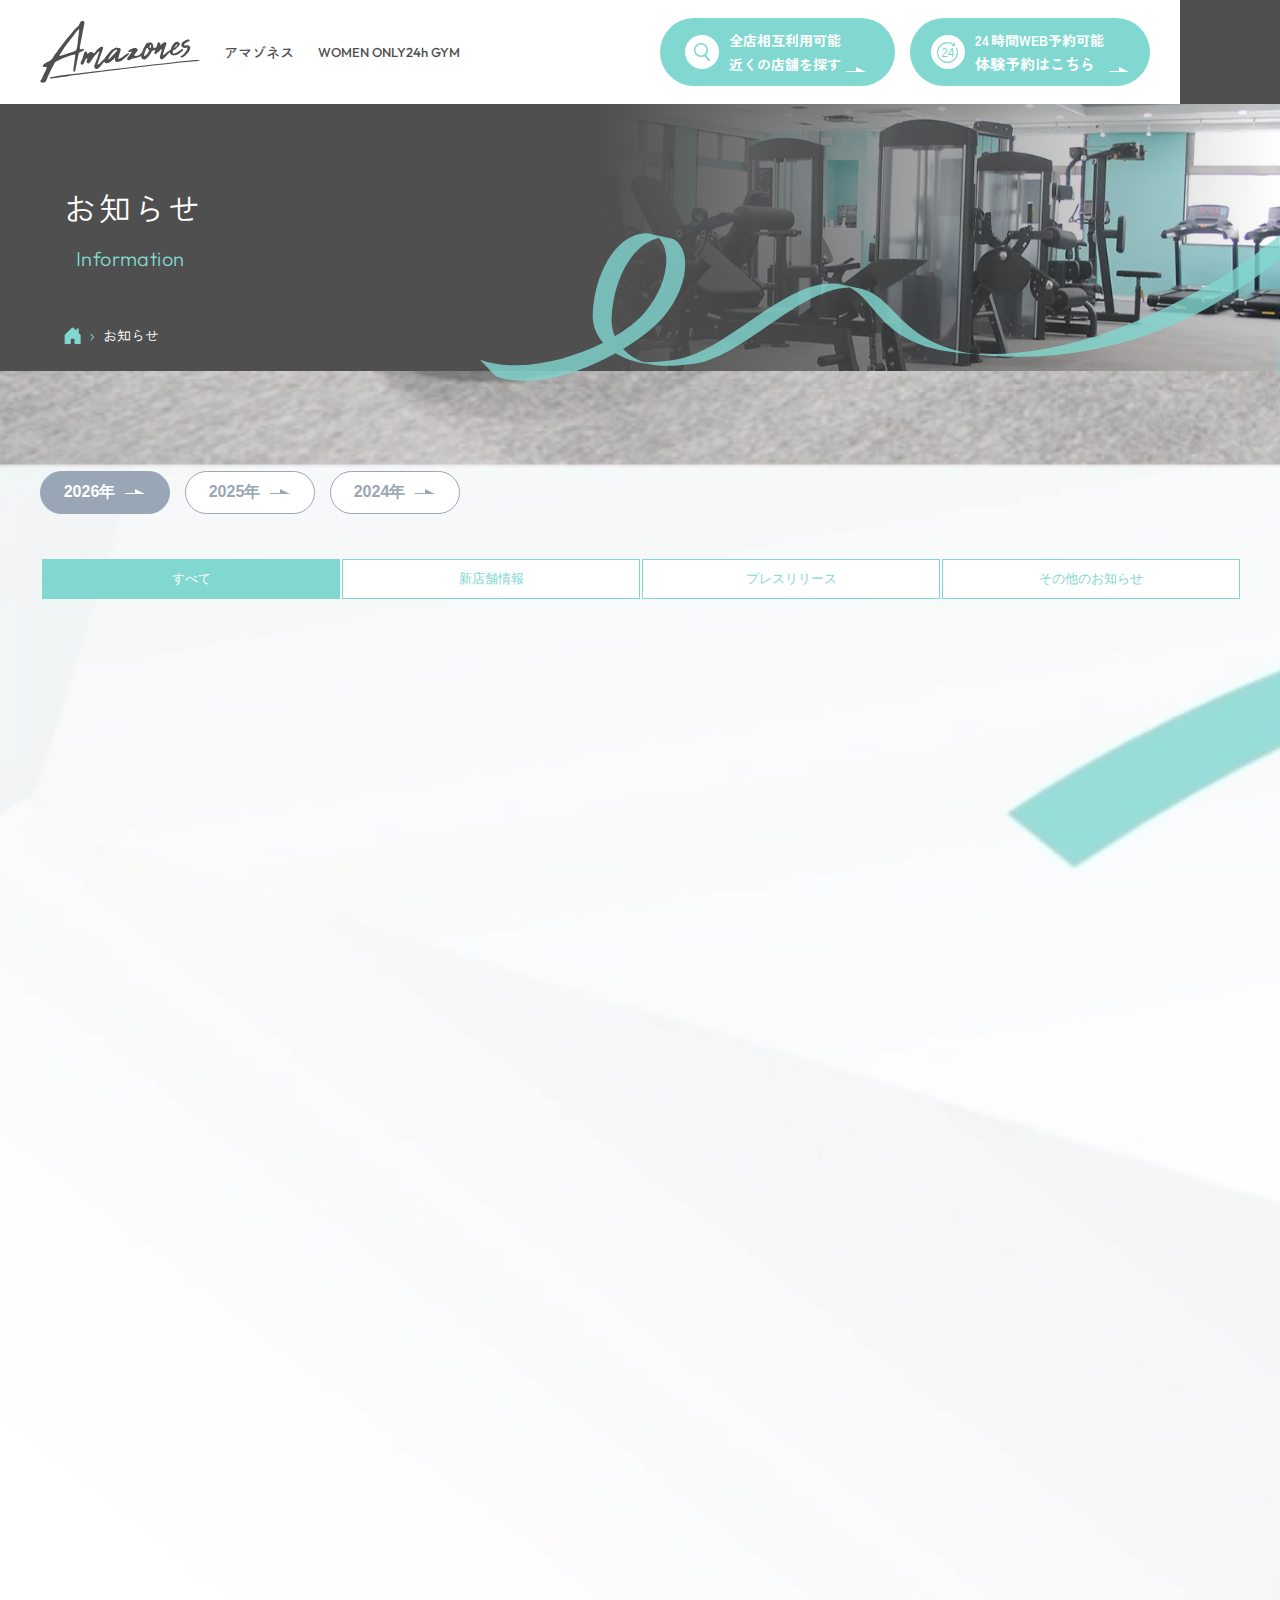
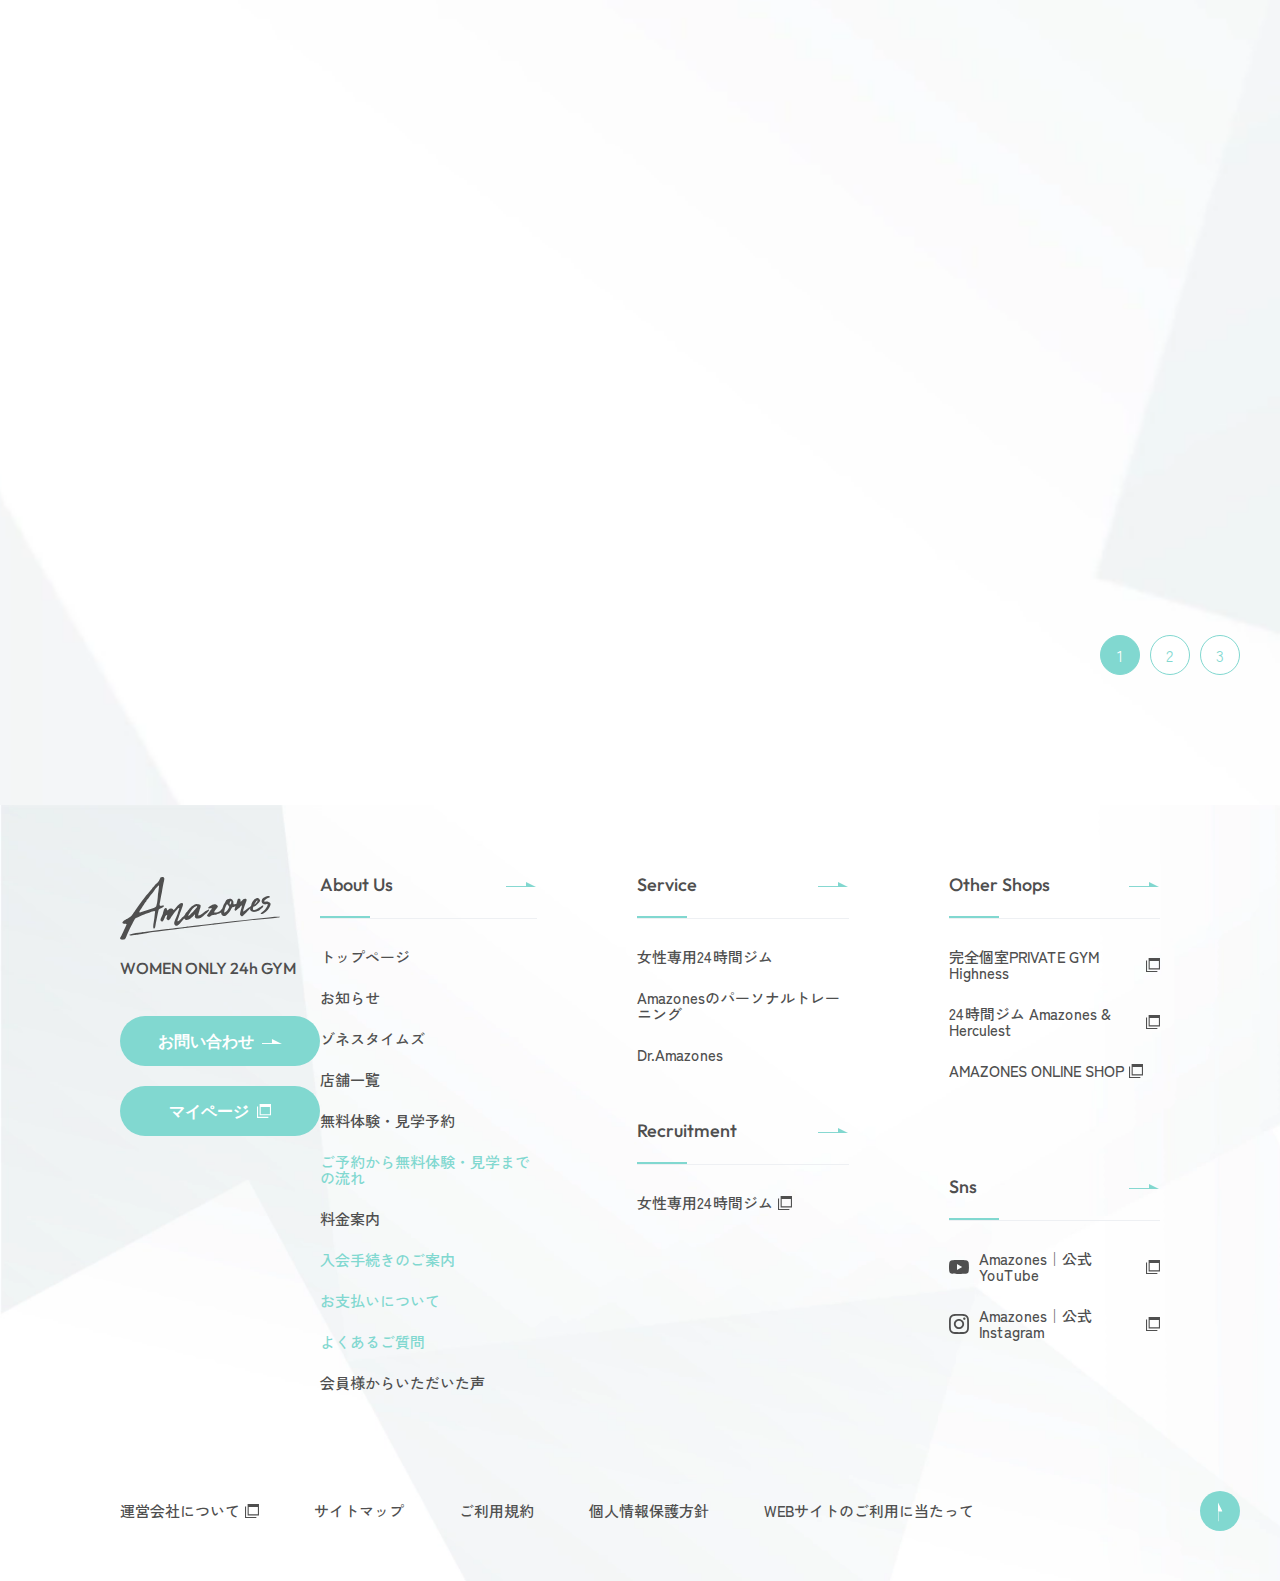
<file: information/index.htm>
<!doctype html>
<html lang="en">
  <head>
    <meta charset="UTF-8" />
    <meta
      name="description"
      content="女性専用24時間ジムAmazones（アマゾネス）からのお知らせ一覧を掲載しています。"
    />
    <meta name="viewport" content="width=device-width, initial-scale=1.0" />
    <title>
      title｜お知らせ一覧 | Amazones（アマゾネス） | 初心者向け女性専用24時間ジム
    </title>
    <!-- GLOBAL CSS -->
    <link href="../assets/css/global.css" rel="stylesheet" type="text/css" />

    <link
      href="../assets/css/information.css"
      rel="stylesheet"
      type="text/css"
    />

    <!-- SCRIPTS -->
    <script src="../assets/js/global.js" defer></script>
  </head>
  <body>
    <!--HEADER-->
    <header class="I-header">
      <div class="I-header-wrapper pl-40 pr-30 py-18 flex flex-row items-center justify-between">
        <div class="flex flex-row items-center flex-1 gap-24px">
          <img
            src="../assets/img/top/icon_logo.svg"
            alt="アマゾネス"
            width="159.97px"
            height="62.77px"
            class = 'amazones-header-logo'
          />
          <a href="#" class="header-text text-black1 fw-500 fs-14">アマゾネス</a>
          <p class="header-text font-outfit text-black1 fw-500 fs-13">WOMEN ONLY24h GYM</p>
        </div>

        <div class="flex flex-row items-center gap-15px">
          <a
            href="#"
            class="header-btn bg-lightBlue flex flex-row items-center justify-center gap-10px py-14 pl-21 pr-25 radius-50 w-fit-content"
          >
            <div
              class="icon-wrapper bg-white radius-100 flex flex-row items-center justify-center"
            >
              <img src="../assets/img/top/icon_search.svg" alt="アイコン" />
            </div>
            <div class="flex flex-row items-end gap-5px">
              <div class="flex flex-col items-start gap-8px">
                <p class="text-white fs-14 fw-700">全店相互利用可能</p>
                <p class="text-white fs-14 fw-700">近くの店舗を探す</p>
              </div>
              <img src="../assets/img/top/icon_arrow.svg" alt="アイコン" class = 'arrow-img'/>
            </div>
          </a>

          <a
            href="#"
            class="header-btn bg-lightBlue flex flex-row items-center justify-center gap-10px py-14 pl-21 pr-21 radius-50 w-fit-content"
          >
            <div
              class="icon-wrapper bg-white radius-100 flex flex-row items-center justify-center"
            >
              <img src="../assets/img/top/icon_24.svg" alt="アイコン" />
            </div>
            <div class="flex flex-row items-end gap-5px">
              <div class="flex flex-col items-start gap-8px">
                <p class="text-white fs-14 fw-700 text-center">
                  24時間WEB予約可能
                </p>
                <p class="text-white fs-15 fw-700 text-center">
                  体験予約はこちら
                </p>
              </div>
              <img src="../assets/img/top/icon_arrow.svg" alt="アイコン" class = 'arrow-img'/>
            </div>
          </a>
        </div>

       <!--FLOATING HEADER MENU-->
        <div
          id="header-floating-menu"
          class="header-floating-menu flex flex-col items-center justify-between relative"
        >
        <div
          id="floating-menu-btn"
          class="flex flex-col items-center gap-13px"
        >
          <img src="../assets/img/top/icon_menu.svg" alt="アイコン" class="desktop-menu-icon" />
          <p class="font-outfit fs-14 fw-500 text-white">MENU</p>

          <button class="mobile-hamburger" aria-label="メニュー">
            <span class="mh-bar"></span>
            <span class="mh-bar"></span>
            <span class="mh-bar"></span>
          </button>
        </div>

          <div
            id="floating-menu-content"
            class="floating-menu-content cursor-pointer"
          >
            <p class="text-vertical menu-vertical-text text-white fs-12 font-outfit fw-500">
              ©2026 Wellness Land Co., Ltd.
            </p>
            <div class="flex flex-col items-center gap-8px justify-center bg-base-black1">
              <p class="font-outfit fs-12 text-white ls-10 fw-500 text-vertical text-blue-hover">
                SCROLL DOWN
              </p>
              <img
                src="../assets/img/top/icon_scroll_arrow.svg"
                alt="アイコン"
                class="ml-4 img-blue"
              />
            </div>
          </div>
        </div>

      
        <!--header mobile-->
        <div class = 'mobile-header-overlay relative'>
          <div class = 'mobile-header-overlay-content'>
            <div class="reveal-scale flex flex-col items-center gap-15px">
              <a
                href="#"
                class="header-btn sp-header-btn bg-lightBlue flex flex-row items-center justify-center gap-10px py-14 pl-21 pr-25 radius-50 w-fit-content"
              >
                <div
                  class="icon-wrapper bg-white radius-100 flex flex-row items-center justify-center"
                >
                  <img src="../assets/img/top/icon_search.svg" alt="アイコン" />
                </div>
                <div class="flex flex-row items-end gap-5px">
                  <div class="flex flex-col items-start gap-8px">
                    <p class="text-white fs-14 fw-700">全店相互利用可能</p>
                    <p class="text-white fs-14 fw-700">近くの店舗を探す</p>
                  </div>
                  <img src="../assets/img/top/icon_arrow.svg" alt="アイコン" class = 'arrow-img'/>
                </div>
              </a>

              <a
                href="#"
                class="header-btn sp-header-btn  bg-lightBlue flex flex-row items-center justify-center gap-10px py-14 pl-21 pr-21 radius-50 w-fit-content"
              >
                <div
                  class="icon-wrapper bg-white radius-100 flex flex-row items-center justify-center"
                >
                  <img src="../assets/img/top/icon_24.svg" alt="アイコン" />
                </div>
                <div class="flex flex-row items-end gap-5px">
                  <div class="flex flex-col items-start gap-8px">
                    <p class="text-white fs-14 fw-700 text-center">
                      24時間WEB予約可能
                    </p>
                    <p class="text-white fs-15 fw-700 text-center">
                      体験予約はこちら
                    </p>
                  </div>
                  <img src="../assets/img/top/icon_arrow.svg" alt="アイコン" class = 'arrow-img'/>
                </div>
              </a>
            </div>
          </div>
          <p class="trademark fs-12 font-outfit fw-500">
              ©2026 Wellness Land Co., Ltd.
            </p>
      </div>
    </header>

    <main class="p-newspage bg-white">
      <!--HERO BANNER-->
      <section class="banner-section">
        <div class="p-banner">
          <div class="p-banner-inner">
            <img
              src="../assets/img/common/img_gym02.webp"
              alt="予約バナー"
              class="p-banner-img"
            />

            <div class="p-banner-overlay"></div>
          </div>

          <!-- BANNER TEXT -->
          <div class="p-banner-content">
            <h1 class="p-banner-title font-zen text-white">お知らせ</h1>
            <p class="p-banner-subtitle font-outfit mt-18">Information</p>
            <!-- BREADCRUMB -->
            <nav class="c-breadcrumb p-breadcrumb">
              <a href="../index.html" class="c-breadcrumb-home">
                <svg
                  version="1.2"
                  xmlns="http://www.w3.org/2000/svg"
                  viewBox="0 0 17 17"
                  width="17"
                  height="17"
                >
                  <path
                    id="シェイプ894"
                    fill="#81d7cf"
                    d="m6.81 16.4v-4.21c0-0.3 0.3-0.6 0.61-0.6h2.47c0.31 0 0.61 0.3 0.61 0.6v4.21c0 0.33 0.28 0.6 0.62 0.6h4.93c0.34 0 0.62-0.27 0.62-0.6v-8.41q-0.01-0.25-0.18-0.43l-1.67-1.62v-3.96c0-0.33-0.28-0.6-0.62-0.6h-1.23c-0.34 0-0.62 0.27-0.62 0.6v1.56l-3.26-3.19c-0.24-0.23-0.63-0.23-0.87 0q0 0 0 0l-7.4 7.21q-0.17 0.18-0.18 0.43v8.41c0 0.33 0.28 0.6 0.62 0.6h4.93c0.34 0 0.62-0.27 0.62-0.6z"
                  />
                </svg>
              </a>
              <span class="c-breadcrumb-separator">&#x203A;</span>
              <a href="#" class="text-white fs-14 banner-a-link">お知らせ</a>
            </nav>
          </div>
        </div>
        <!-- RIBBON DECORATION 01-->
        <img
          src="../assets/img/common/img_ribbon_banner.svg"
          alt="ribbon 01"
          class="ribbon-banner clip-grow-right"
        />
      </section>

      <!--MAIN CONTENT-->
      <section
        class="news-section w-full flex flex-col pt-100 relative"
        id="news-section"
      >
        <!-- news tab container 1-->
        <div class="news-tabs-container flex flex-col gap-30px">
          <div class="c-btn__nav reveal flex flex-row items-center justify-center gap-15px w-fit-content">
            <button class="c-btn__nav__item is-active">
              2026年
              <img src="../assets/img/common/icon_arrow_gray.svg" alt="icon" />
            </button>
            <button class="c-btn__nav__item">
              2025年
              <img src="../assets/img/common/icon_arrow_gray.svg" alt="icon" />
            </button>
            <button class="c-btn__nav__item">
              2024年
              <img src="../assets/img/common/icon_arrow_gray.svg" alt="icon" />
            </button>
            
          </div>
          <div
            data-widget="tabs"
            data-tabs-animate="400, 80"
            class=""
          >
            <!-- Tab Controls -->
            <nav
              class="tabs-controls reveal"
              data-type="fancy"
              aria-label="ニュースカテゴリ"
             
            >
              <button
                type="button"
                class="tabs-control"
                aria-selected="true"
                aria-controls="fancy-first"
              >
                すべて
              </button>
              
              <button
                type="button"
                class="tabs-control"
                aria-selected="false"
                aria-controls="fancy-second"
              >
                新店舗情報
              </button>
              <button
                type="button"
                class="tabs-control"
                aria-selected="false"
                aria-controls="fancy-third"
              >
                プレスリリース
              </button>
              <button
                type="button"
                class="tabs-control"
                aria-selected="false"
                aria-controls="fancy-fourth"
              >
                その他のお知らせ
              </button> 
              
            </nav>

            <!-- Tab Panels -->
            <div class="reveal tabs-panels">
              <!-- Panel 1: すべて -->
              <article
                class="tabs-panel flex flex-col gap-20px items-start"
                id="fancy-first"
                aria-selected="true"
              >
                <a href="#" class="panel-content">
                  <div
                    class="news-info-container flex flex-row gap-25px items-center"
                  >
                    <p class="fw-500 fs-14 news-label">新店舗情報</p>
                    <time
                      class="fs-16 fw-500 font-outfit text-lightBlue"
                      datetime="2026-00-00"
                      >2026.00.00</time
                    >
                    <p class="panel-content-text-desk fw-500 fs-16 ls-20">
                      こちらにお知らせタイトルが入ります
                    </p>
                  </div>
                  <img
                    src="../assets/img/top/icon_arrow_blue.svg"
                    alt="アイコン"
                  />
                  <p class="panel-content-text-sp fw-500 fs-16 ls-20">
                    こちらにお知らせタイトルが入ります
                  </p>
                </a>

                <a href="#" class="panel-content">
                  <div
                    class="news-info-container flex flex-row gap-25px items-center"
                  >
                    <p class="fw-500 fs-14 news-label">プレスリリース</p>
                    <time
                      class="fs-16 fw-500 font-outfit text-lightBlue"
                      datetime="2026-00-00"
                      >2026.00.00</time
                    >
                    <p class="panel-content-text-desk fw-500 fs-16 ls-20">
                      こちらにお知らせタイトルが入ります。こちらにお知らせタイトルが入ります。
                    </p>
                  </div>
                  <img
                    src="../assets/img/top/icon_arrow_blue.svg"
                    alt="アイコン"
                  />
                  <p class="panel-content-text-sp fw-500 fs-16 ls-20">
                    こちらにお知らせタイトルが入ります。こちらにお知らせタイトルが入ります。
                  </p>
                </a>

                <a href="#" class="panel-content">
                  <div
                    class="news-info-container flex flex-row gap-25px items-center"
                  >
                    <p class="fw-500 fs-14 news-label">その他のお知らせ</p>
                    <time
                      class="fs-16 fw-500 font-outfit text-lightBlue"
                      datetime="2026-00-00"
                      >2026.00.00</time
                    >
                    <p class="panel-content-text-desk fw-500 fs-16 ls-20">
                      こちらにお知らせタイトルが入ります。こちらにお知らせタイトルが入ります。
                    </p>
                  </div>
                  <img
                    src="../assets/img/top/icon_arrow_blue.svg"
                    alt="アイコン"
                  />
                  <p class="panel-content-text-sp fw-500 fs-16 ls-20">
                    こちらにお知らせタイトルが入ります。こちらにお知らせタイトルが入ります。
                  </p>
                </a>

                <a href="#" class="panel-content">
                  <div
                    class="news-info-container flex flex-row gap-25px items-center"
                  >
                    <p class="fw-500 fs-14 news-label">その他のお知らせ</p>
                    <time
                      class="fs-16 fw-500 font-outfit text-lightBlue"
                      datetime="2026-00-00"
                      >2026.00.00</time
                    >
                    <p class="panel-content-text-desk fw-500 fs-16 ls-20">
                      こちらにお知らせタイトルが入ります。こちらにお知らせタイトルが入ります。
                    </p>
                  </div>
                  <img
                    src="../assets/img/top/icon_arrow_blue.svg"
                    alt="アイコン"
                  />
                  <p class="panel-content-text-sp fw-500 fs-16 ls-20">
                    こちらにお知らせタイトルが入ります。こちらにお知らせタイトルが入ります。
                  </p>
                </a>

                <a href="#" class="panel-content">
                  <div
                    class="news-info-container flex flex-row gap-25px items-center"
                  >
                    <p class="fw-500 fs-14 news-label">その他のお知らせ</p>
                    <time
                      class="fs-16 fw-500 font-outfit text-lightBlue"
                      datetime="2026-00-00"
                      >2026.00.00</time
                    >
                    <p class="panel-content-text-desk fw-500 fs-16 ls-20">
                      こちらにお知らせタイトルが入ります。こちらにお知らせタイトルが入ります。
                    </p>
                  </div>
                  <img
                    src="../assets/img/top/icon_arrow_blue.svg"
                    alt="アイコン"
                  />
                  <p class="panel-content-text-sp fw-500 fs-16 ls-20">
                    こちらにお知らせタイトルが入ります。こちらにお知らせタイトルが入ります。
                  </p>
                </a>

                <a href="#" class="panel-content">
                  <div
                    class="news-info-container flex flex-row gap-25px items-center"
                  >
                    <p class="fw-500 fs-14 news-label">その他のお知らせ</p>
                    <time
                      class="fs-16 fw-500 font-outfit text-lightBlue"
                      datetime="2026-00-00"
                      >2026.00.00</time
                    >
                    <p class="panel-content-text-desk fw-500 fs-16 ls-20">
                      こちらにお知らせタイトルが入ります。こちらにお知らせタイトルが入ります。
                    </p>
                  </div>
                  <img
                    src="../assets/img/top/icon_arrow_blue.svg"
                    alt="アイコン"
                  />
                  <p class="panel-content-text-sp fw-500 fs-16 ls-20">
                    こちらにお知らせタイトルが入ります。こちらにお知らせタイトルが入ります。
                  </p>
                </a>

                <a href="#" class="panel-content">
                  <div
                    class="news-info-container flex flex-row gap-25px items-center"
                  >
                    <p class="fw-500 fs-14 news-label">その他のお知らせ</p>
                    <time
                      class="fs-16 fw-500 font-outfit text-lightBlue"
                      datetime="2026-00-00"
                      >2026.00.00</time
                    >
                    <p class="panel-content-text-desk fw-500 fs-16 ls-20">
                      こちらにお知らせタイトルが入ります。こちらにお知らせタイトルが入ります。
                    </p>
                  </div>
                  <img
                    src="../assets/img/top/icon_arrow_blue.svg"
                    alt="アイコン"
                  />
                  <p class="panel-content-text-sp fw-500 fs-16 ls-20">
                    こちらにお知らせタイトルが入ります。こちらにお知らせタイトルが入ります。
                  </p>
                </a>

                <a href="#" class="panel-content">
                  <div
                    class="news-info-container flex flex-row gap-25px items-center"
                  >
                    <p class="fw-500 fs-14 news-label">その他のお知らせ</p>
                    <time
                      class="fs-16 fw-500 font-outfit text-lightBlue"
                      datetime="2026-00-00"
                      >2026.00.00</time
                    >
                    <p class="panel-content-text-desk fw-500 fs-16 ls-20">
                      こちらにお知らせタイトルが入ります。こちらにお知らせタイトルが入ります。
                    </p>
                  </div>
                  <img
                    src="../assets/img/top/icon_arrow_blue.svg"
                    alt="アイコン"
                  />
                  <p class="panel-content-text-sp fw-500 fs-16 ls-20">
                    こちらにお知らせタイトルが入ります。こちらにお知らせタイトルが入ります。
                  </p>
                </a>

                <a href="#" class="panel-content">
                  <div
                    class="news-info-container flex flex-row gap-25px items-center"
                  >
                    <p class="fw-500 fs-14 news-label">その他のお知らせ</p>
                    <time
                      class="fs-16 fw-500 font-outfit text-lightBlue"
                      datetime="2026-00-00"
                      >2026.00.00</time
                    >
                    <p class="panel-content-text-desk fw-500 fs-16 ls-20">
                      こちらにお知らせタイトルが入ります。こちらにお知らせタイトルが入ります。
                    </p>
                  </div>
                  <img
                    src="../assets/img/top/icon_arrow_blue.svg"
                    alt="アイコン"
                  />
                  <p class="panel-content-text-sp fw-500 fs-16 ls-20">
                    こちらにお知らせタイトルが入ります。こちらにお知らせタイトルが入ります。
                  </p>
                </a>

                <a href="#" class="panel-content">
                  <div
                    class="news-info-container flex flex-row gap-25px items-center"
                  >
                    <p class="fw-500 fs-14 news-label">その他のお知らせ</p>
                    <time
                      class="fs-16 fw-500 font-outfit text-lightBlue"
                      datetime="2026-00-00"
                      >2026.00.00</time
                    >
                    <p class="panel-content-text-desk fw-500 fs-16 ls-20">
                      こちらにお知らせタイトルが入ります。こちらにお知らせタイトルが入ります。
                    </p>
                  </div>
                  <img
                    src="../assets/img/top/icon_arrow_blue.svg"
                    alt="アイコン"
                  />
                  <p class="panel-content-text-sp fw-500 fs-16 ls-20">
                    こちらにお知らせタイトルが入ります。こちらにお知らせタイトルが入ります。
                  </p>
                </a>

                <a href="#" class="panel-content">
                  <div
                    class="news-info-container flex flex-row gap-25px items-center"
                  >
                    <p class="fw-500 fs-14 news-label">その他のお知らせ</p>
                    <time
                      class="fs-16 fw-500 font-outfit text-lightBlue"
                      datetime="2026-00-00"
                      >2026.00.00</time
                    >
                    <p class="panel-content-text-desk fw-500 fs-16 ls-20">
                      こちらにお知らせタイトルが入ります。こちらにお知らせタイトルが入ります。
                    </p>
                  </div>
                  <img
                    src="../assets/img/top/icon_arrow_blue.svg"
                    alt="アイコン"
                  />
                  <p class="panel-content-text-sp fw-500 fs-16 ls-20">
                    こちらにお知らせタイトルが入ります。こちらにお知らせタイトルが入ります。
                  </p>
                </a>

                <a href="#" class="panel-content">
                  <div
                    class="news-info-container flex flex-row gap-25px items-center"
                  >
                    <p class="fw-500 fs-14 news-label">その他のお知らせ</p>
                    <time
                      class="fs-16 fw-500 font-outfit text-lightBlue"
                      datetime="2026-00-00"
                      >2026.00.00</time
                    >
                    <p class="panel-content-text-desk fw-500 fs-16 ls-20">
                      こちらにお知らせタイトルが入ります。こちらにお知らせタイトルが入ります。
                    </p>
                  </div>
                  <img
                    src="../assets/img/top/icon_arrow_blue.svg"
                    alt="アイコン"
                  />
                  <p class="panel-content-text-sp fw-500 fs-16 ls-20">
                    こちらにお知らせタイトルが入ります。こちらにお知らせタイトルが入ります。
                  </p>
                </a>

                <a href="#" class="panel-content">
                  <div
                    class="news-info-container flex flex-row gap-25px items-center"
                  >
                    <p class="fw-500 fs-14 news-label">その他のお知らせ</p>
                    <time
                      class="fs-16 fw-500 font-outfit text-lightBlue"
                      datetime="2026-00-00"
                      >2026.00.00</time
                    >
                    <p class="panel-content-text-desk fw-500 fs-16 ls-20">
                      こちらにお知らせタイトルが入ります。こちらにお知らせタイトルが入ります。
                    </p>
                  </div>
                  <img
                    src="../assets/img/top/icon_arrow_blue.svg"
                    alt="アイコン"
                  />
                  <p class="panel-content-text-sp fw-500 fs-16 ls-20">
                    こちらにお知らせタイトルが入ります。こちらにお知らせタイトルが入ります。
                  </p>
                </a>
              </article>

              <!-- Panel 2: 新店舗情報 -->
              <article
                class="tabs-panel flex flex-col gap-20px items-start"
                id="fancy-second"
                aria-selected="false"
              >
                <a href="#" class="panel-content">
                  <div
                    class="news-info-container flex flex-row gap-25px items-center"
                  >
                    <p class="fw-500 fs-14 news-label">新店舗情報</p>
                    <time
                      class="fs-16 fw-500 font-outfit text-lightBlue"
                      datetime="2026-00-00"
                      >2026.00.00</time
                    >
                    <p class="panel-content-text-desk fw-500 fs-16 ls-20">
                      こちらにお知らせタイトルが入ります
                    </p>
                  </div>
                  <img
                    src="../assets/img/top/icon_arrow_blue.svg"
                    alt="アイコン"
                  />
                  <p class="panel-content-text-sp fw-500 fs-16 ls-20">
                    こちらにお知らせタイトルが入ります
                  </p>
                </a>

                <a href="#" class="panel-content">
                  <div
                    class="news-info-container flex flex-row gap-25px items-center"
                  >
                    <p class="fw-500 fs-14 news-label">新店舗情報</p>
                    <time
                      class="fs-16 fw-500 font-outfit text-lightBlue"
                      datetime="2026-00-01"
                      >2026.00.01</time
                    >
                    <p class="panel-content-text-desk fw-500 fs-16 ls-20">
                      2つ目の新店舗情報タイトルが入ります
                    </p>
                  </div>
                  <img
                    src="../assets/img/top/icon_arrow_blue.svg"
                    alt="アイコン"
                  />
                  <p class="panel-content-text-sp fw-500 fs-16 ls-20">
                    2つ目の新店舗情報タイトルが入ります
                  </p>
                </a>

                <a href="#" class="panel-content">
                  <div
                    class="news-info-container flex flex-row gap-25px items-center"
                  >
                    <p class="fw-500 fs-14 news-label">新店舗情報</p>
                    <time
                      class="fs-16 fw-500 font-outfit text-lightBlue"
                      datetime="2026-00-01"
                      >2026.00.01</time
                    >
                    <p class="panel-content-text-desk fw-500 fs-16 ls-20">
                      2つ目の新店舗情報タイトルが入ります
                    </p>
                  </div>
                  <img
                    src="../assets/img/top/icon_arrow_blue.svg"
                    alt="アイコン"
                  />
                  <p class="panel-content-text-sp fw-500 fs-16 ls-20">
                    2つ目の新店舗情報タイトルが入ります
                  </p>
                </a>

                <a href="#" class="panel-content">
                  <div
                    class="news-info-container flex flex-row gap-25px items-center"
                  >
                    <p class="fw-500 fs-14 news-label">新店舗情報</p>
                    <time
                      class="fs-16 fw-500 font-outfit text-lightBlue"
                      datetime="2026-00-01"
                      >2026.00.01</time
                    >
                    <p class="panel-content-text-desk fw-500 fs-16 ls-20">
                      2つ目の新店舗情報タイトルが入ります
                    </p>
                  </div>
                  <img
                    src="../assets/img/top/icon_arrow_blue.svg"
                    alt="アイコン"
                  />
                  <p class="panel-content-text-sp fw-500 fs-16 ls-20">
                    2つ目の新店舗情報タイトルが入ります
                  </p>
                </a>

                <a href="#" class="panel-content">
                  <div
                    class="news-info-container flex flex-row gap-25px items-center"
                  >
                    <p class="fw-500 fs-14 news-label">新店舗情報</p>
                    <time
                      class="fs-16 fw-500 font-outfit text-lightBlue"
                      datetime="2026-00-01"
                      >2026.00.01</time
                    >
                    <p class="panel-content-text-desk fw-500 fs-16 ls-20">
                      2つ目の新店舗情報タイトルが入ります
                    </p>
                  </div>
                  <img
                    src="../assets/img/top/icon_arrow_blue.svg"
                    alt="アイコン"
                  />
                  <p class="panel-content-text-sp fw-500 fs-16 ls-20">
                    2つ目の新店舗情報タイトルが入ります
                  </p>
                </a>

                <a href="#" class="panel-content">
                  <div
                    class="news-info-container flex flex-row gap-25px items-center"
                  >
                    <p class="fw-500 fs-14 news-label">新店舗情報</p>
                    <time
                      class="fs-16 fw-500 font-outfit text-lightBlue"
                      datetime="2026-00-01"
                      >2026.00.01</time
                    >
                    <p class="panel-content-text-desk fw-500 fs-16 ls-20">
                      2つ目の新店舗情報タイトルが入ります
                    </p>
                  </div>
                  <img
                    src="../assets/img/top/icon_arrow_blue.svg"
                    alt="アイコン"
                  />
                  <p class="panel-content-text-sp fw-500 fs-16 ls-20">
                    2つ目の新店舗情報タイトルが入ります
                  </p>
                </a>
              </article>

              <!-- Panel 3: プレスリリース -->
              <article
                class="tabs-panel flex flex-col gap-20px items-start"
                id="fancy-third"
                aria-selected="false"
              >
                <a href="#" class="panel-content">
                  <div
                    class="news-info-container flex flex-row gap-25px items-center"
                  >
                    <p class="fw-500 fs-14 news-label">プレスリリース</p>
                    <time
                      class="fs-16 fw-500 font-outfit text-lightBlue"
                      datetime="2026-00-00"
                      >2026.00.00</time
                    >
                    <p class="panel-content-text-desk fw-500 fs-16 ls-20">
                      プレスリリースのお知らせが入ります
                    </p>
                  </div>
                  <img
                    src="../assets/img/top/icon_arrow_blue.svg"
                    alt="アイコン"
                  />
                  <p class="panel-content-text-sp fw-500 fs-16 ls-20">
                    プレスリリースのお知らせが入ります
                  </p>
                </a>

                <a href="#" class="panel-content">
                  <div
                    class="news-info-container flex flex-row gap-25px items-center"
                  >
                    <p class="fw-500 fs-14 news-label">プレスリリース</p>
                    <time
                      class="fs-16 fw-500 font-outfit text-lightBlue"
                      datetime="2026-00-05"
                      >2026.00.05</time
                    >
                    <p class="panel-content-text-desk fw-500 fs-16 ls-20">
                      2つ目のプレスリリースタイトル
                    </p>
                  </div>
                  <img
                    src="../assets/img/top/icon_arrow_blue.svg"
                    alt="アイコン"
                  />
                  <p class="panel-content-text-sp fw-500 fs-16 ls-20">
                    2つ目のプレスリリースタイトル
                  </p>
                </a>
              </article>

              <!-- Panel 4: その他のお知らせ -->
              <article
                class="tabs-panel flex flex-col gap-20px items-start"
                id="fancy-fourth"
                aria-selected="false"
              >
                <a href="#" class="panel-content">
                  <div
                    class="news-info-container flex flex-row gap-25px items-center"
                  >
                    <p class="fw-500 fs-14 news-label">その他のお知らせ</p>
                    <time
                      class="fs-16 fw-500 font-outfit text-lightBlue"
                      datetime="2026-00-00"
                      >2026.00.00</time
                    >
                    <p class="panel-content-text-desk fw-500 fs-16 ls-20">
                      その他のお知らせタイトルが入ります
                    </p>
                  </div>
                  <img
                    src="../assets/img/top/icon_arrow_blue.svg"
                    alt="アイコン"
                  />
                  <p class="panel-content-text-sp fw-500 fs-16 ls-20">
                    その他のお知らせタイトルが入ります
                  </p>
                </a>

                <a href="#" class="panel-content">
                  <div
                    class="news-info-container flex flex-row gap-25px items-center"
                  >
                    <p class="fw-500 fs-14 news-label">その他のお知らせ</p>
                    <time
                      class="fs-16 fw-500 font-outfit text-lightBlue"
                      datetime="2026-00-10"
                      >2026.00.10</time
                    >
                    <p class="panel-content-text-desk fw-500 fs-16 ls-20">
                      臨時休業のお知らせ
                    </p>
                  </div>
                  <img
                    src="../assets/img/top/icon_arrow_blue.svg"
                    alt="アイコン"
                  />
                  <p class="panel-content-text-sp fw-500 fs-16 ls-20">
                    臨時休業のお知らせ
                  </p>
                </a>
              </article>
            </div>
            <!--PAGINATION-->
            <nav class="c-pager1">
              <ul class="c-pager1__list">
                <li class="c-pager1__item">
                  <a class="c-pager1__link active">1</a>
                </li>
                <li class="c-pager1__item"><a class="c-pager1__link">2</a></li>
                <li class="c-pager1__item"><a class="c-pager1__link">3</a></li>
              </ul>
            </nav>
          </div>
        </div>

        
      </section>
    </main>

    <footer class="I-footer w-full flex flex-col gap-0px">
      <div class="footer-main-container flex flex-col gap-100px">
        <div class="flex flex-row justify-between w-full">
          <div class="flex flex-col items-start gap-40px">
            <div class="flex flex-col gap-20px">
              <img
                src="../assets/img/top/icon_logo.svg"
                alt="アマゾネス"
                width="160px"
                height="auto"
              />
              <p class="font-outfit fw-500">WOMEN ONLY 24h GYM</p>
            </div>

            <div class="flex flex-col gap-20px">
              <a href="#" class="btn-light-blue footer-blue-btn">
                <p class="text-white fs-16 font-outfit">お問い合わせ</p>
                <img src="../assets/img/top/icon_arrow.svg" alt="アイコン" />
              </a>
              <a href="#" class="btn-light-blue footer-blue-btn">
                <p class="text-white fs-16 font-outfit">マイページ</p>
                <img src="../assets/img/top/icon_videos.svg" alt="アイコン" />
              </a>
            </div>
          </div>

          <div class="flex flex-row gap-100px">
            <div class="flex flex-col gap-30px">
              <div
                class="footer-page-link flex flex-row justify-between items-center relative"
              >
                <p class="font-outfit fs-18 fw-500">About Us</p>
                <img src="../assets/img/top/icon_arrow_blue.svg" alt="矢印" />
                <div class="footer-link-line"></div>
              </div>
              <div class="flex flex-col gap-25px items-start">
                <a href="#" class="fw-500 fs-15">トップページ</a>
                <a href="#" class="fw-500 fs-15">お知らせ</a>
                <a href="#" class="fw-500 fs-15">ゾネスタイムズ</a>
                <a href="#" class="fw-500 fs-15">店舗一覧</a>
                <a href="#" class="fw-500 fs-15">無料体験・見学予約</a>
                <a href="#" class="fw-500 fs-15 text-lightBlue"
                  >ご予約から無料体験・見学までの流れ</a
                >
                <a href="#" class="fw-500 fs-15">料金案内</a>
                <a href="#" class="fw-500 fs-15 text-lightBlue"
                  >入会手続きのご案内</a
                >
                <a href="#" class="fw-500 fs-15 text-lightBlue"
                  >お支払いについて</a
                >
                <a href="#" class="fw-500 fs-15 text-lightBlue"
                  >よくあるご質問</a
                >
                <a href="#" class="fw-500 fs-15">会員様からいただいた声</a>
              </div>
            </div>

            <div class="flex flex-col gap-60px">
              <div class="flex flex-col gap-30px">
                <div
                  class="footer-page-link flex flex-row justify-between items-center relative"
                >
                  <p class="font-outfit fs-18 fw-500">Service</p>
                  <img src="../assets/img/top/icon_arrow_blue.svg" alt="矢印" />
                  <div class="footer-link-line"></div>
                </div>
                <div class="flex flex-col gap-25px items-start">
                  <a href="#" class="fw-500 fs-15">女性専用24時間ジム</a>
                  <a href="#" class="fw-500 fs-15"
                    >Amazonesのパーソナルトレーニング</a
                  >
                  <a href="#" class="fw-500 fs-15">Dr.Amazones</a>
                </div>
              </div>
              <div class="flex flex-col gap-30px">
                <div
                  class="footer-page-link flex flex-row justify-between items-center relative"
                >
                  <p class="font-outfit fs-18 fw-500">Recruitment</p>
                  <img src="../assets/img/top/icon_arrow_blue.svg" alt="矢印" />
                  <div class="footer-link-line"></div>
                </div>
                <div class="flex flex-col gap-25px items-start">
                  <a href="#" class="fw-500 fs-15 footer-icon-link"
                    >女性専用24時間ジム<img
                      src="../assets/img/top/icon_recruitment.svg"
                      alt="アイコン"
                  /></a>
                </div>
              </div>
            </div>

            <div class="flex flex-col gap-100px">
              <div class="flex flex-col gap-30px">
                <div
                  class="footer-page-link flex flex-row justify-between items-center relative"
                >
                  <p class="font-outfit fs-18 fw-500">Other Shops</p>
                  <img src="../assets/img/top/icon_arrow_blue.svg" alt="矢印" />
                  <div class="footer-link-line"></div>
                </div>
                <div class="flex flex-col gap-25px items-start">
                  <a href="#" class="footer-icon-link fw-500 fs-15"
                    >完全個室PRIVATE GYM Highness<img
                      src="../assets/img/top/icon_recruitment.svg"
                      alt="アイコン"
                  /></a>
                  <a href="#" class="footer-icon-link fw-500 fs-15"
                    >24時間ジム Amazones & Herculest<img
                      src="../assets/img/top/icon_recruitment.svg"
                      alt="アイコン"
                  /></a>
                  <a href="#" class="footer-icon-link fw-500 fs-15"
                    >AMAZONES ONLINE SHOP<img
                      src="../assets/img/top/icon_recruitment.svg"
                      alt="アイコン"
                  /></a>
                </div>
              </div>
              <div class="flex flex-col gap-30px">
                <div
                  class="footer-page-link flex flex-row justify-between items-center relative"
                >
                  <p class="font-outfit fs-18 fw-500">Sns</p>
                  <img src="../assets/img/top/icon_arrow_blue.svg" alt="矢印" />
                  <div class="footer-link-line"></div>
                </div>
                <div class="flex flex-col gap-25px items-start">
                  <a href="#" class="footer-icon-link fw-500 fs-15"
                    ><img
                      src="../assets/img/top/icon_youtube.svg"
                      alt="Amazones｜公式YouTube"
                      class="mr-5" />Amazones｜公式YouTube<img
                      src="../assets/img/top/icon_recruitment.svg"
                      alt="アイコン"
                  /></a>
                  <a href="#" class="footer-icon-link fw-500 fs-15"
                    ><img
                      src="../assets/img/top/icon_instragram.svg"
                      alt="Amazones｜公式Instagram"
                      class="mr-5" />Amazones｜公式Instagram<img
                      src="../assets/img/top/icon_recruitment.svg"
                      alt="アイコン"
                  /></a>
                </div>
              </div>
            </div>
          </div>
        </div>

        <div class="flex flex-row justify-between w-full items-center">
          <div class="flex flex-row gap-55px">
            <a href="#" class="footer-icon-link fw-500 fs-15"
              >運営会社について<img
                src="../assets/img/top/icon_recruitment.svg"
                alt="アイコン"
            /></a>
            <a href="#" class="footer-icon-link fw-500 fs-15">サイトマップ</a>
            <a href="#" class="footer-icon-link fw-500 fs-15">ご利用規約</a>
            <a href="#" class="footer-icon-link fw-500 fs-15"
              >個人情報保護方針</a
            >
            <a href="#" class="footer-icon-link fw-500 fs-15"
              >WEBサイトのご利用に当たって</a
            >
          </div>
          <div class="btn-green-wrapper scroll-up">
            <img
              src="../assets/img/top/icon_arrow.svg"
              alt="アイコン"
              style="transform: scaleX(-1) rotate(-90deg)"
            />
          </div>
        </div>
      </div>

      <div
        class="cookie-notice flex flex-row items-center gap-15px py-15 px-120 bg-base-black1"
      >
        <p class="fw-400 fs-14 text-white">
          よりよいエクスペリエンスを提供するため、当ウェブサイトでは Cookie
          を使用しています。引き続き閲覧する場合、Cookie
          の使用を承諾したものとみなされます。
        </p>
        <div class="flex flex-row gap-10px">
          <button class="footer-btn">OK</button>
          <button class="footer-btn">プライバシーポリシー</button>
        </div>
      </div>
    </footer>
  </body>
</html>
</file>
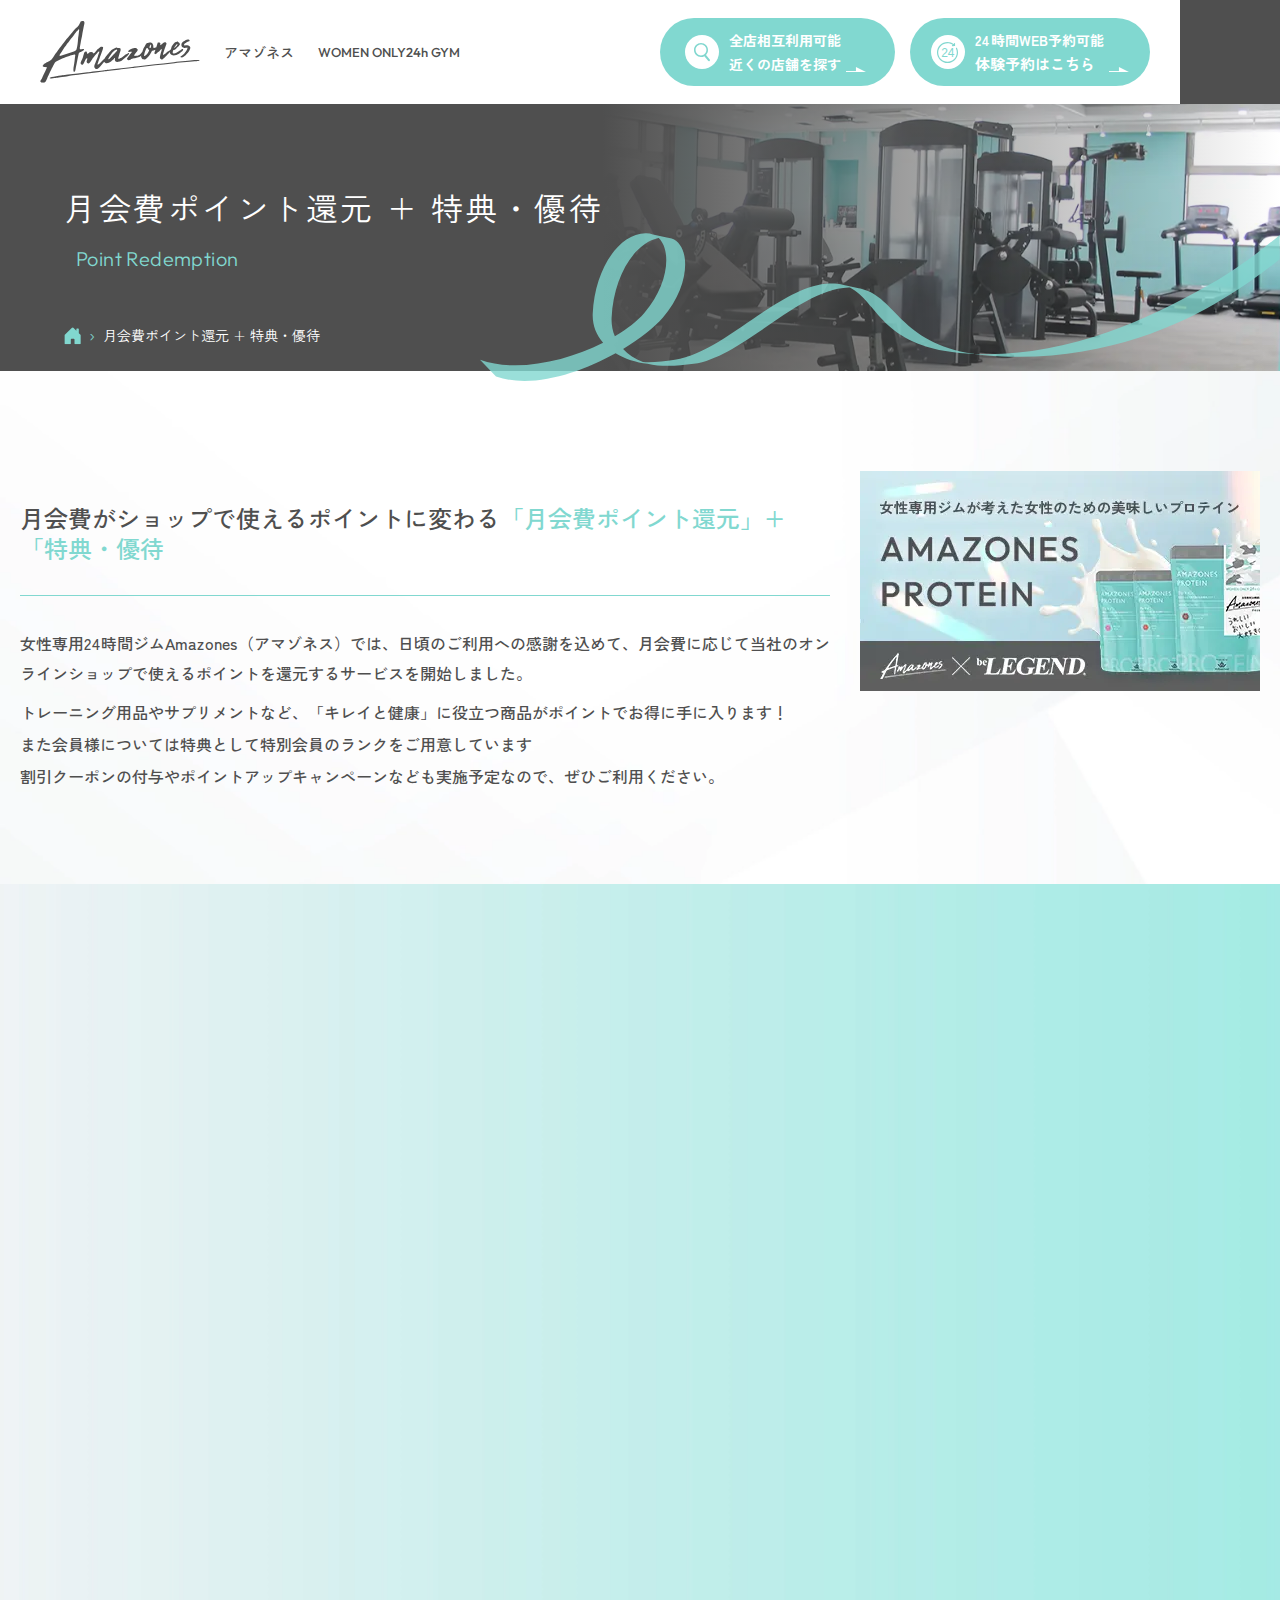
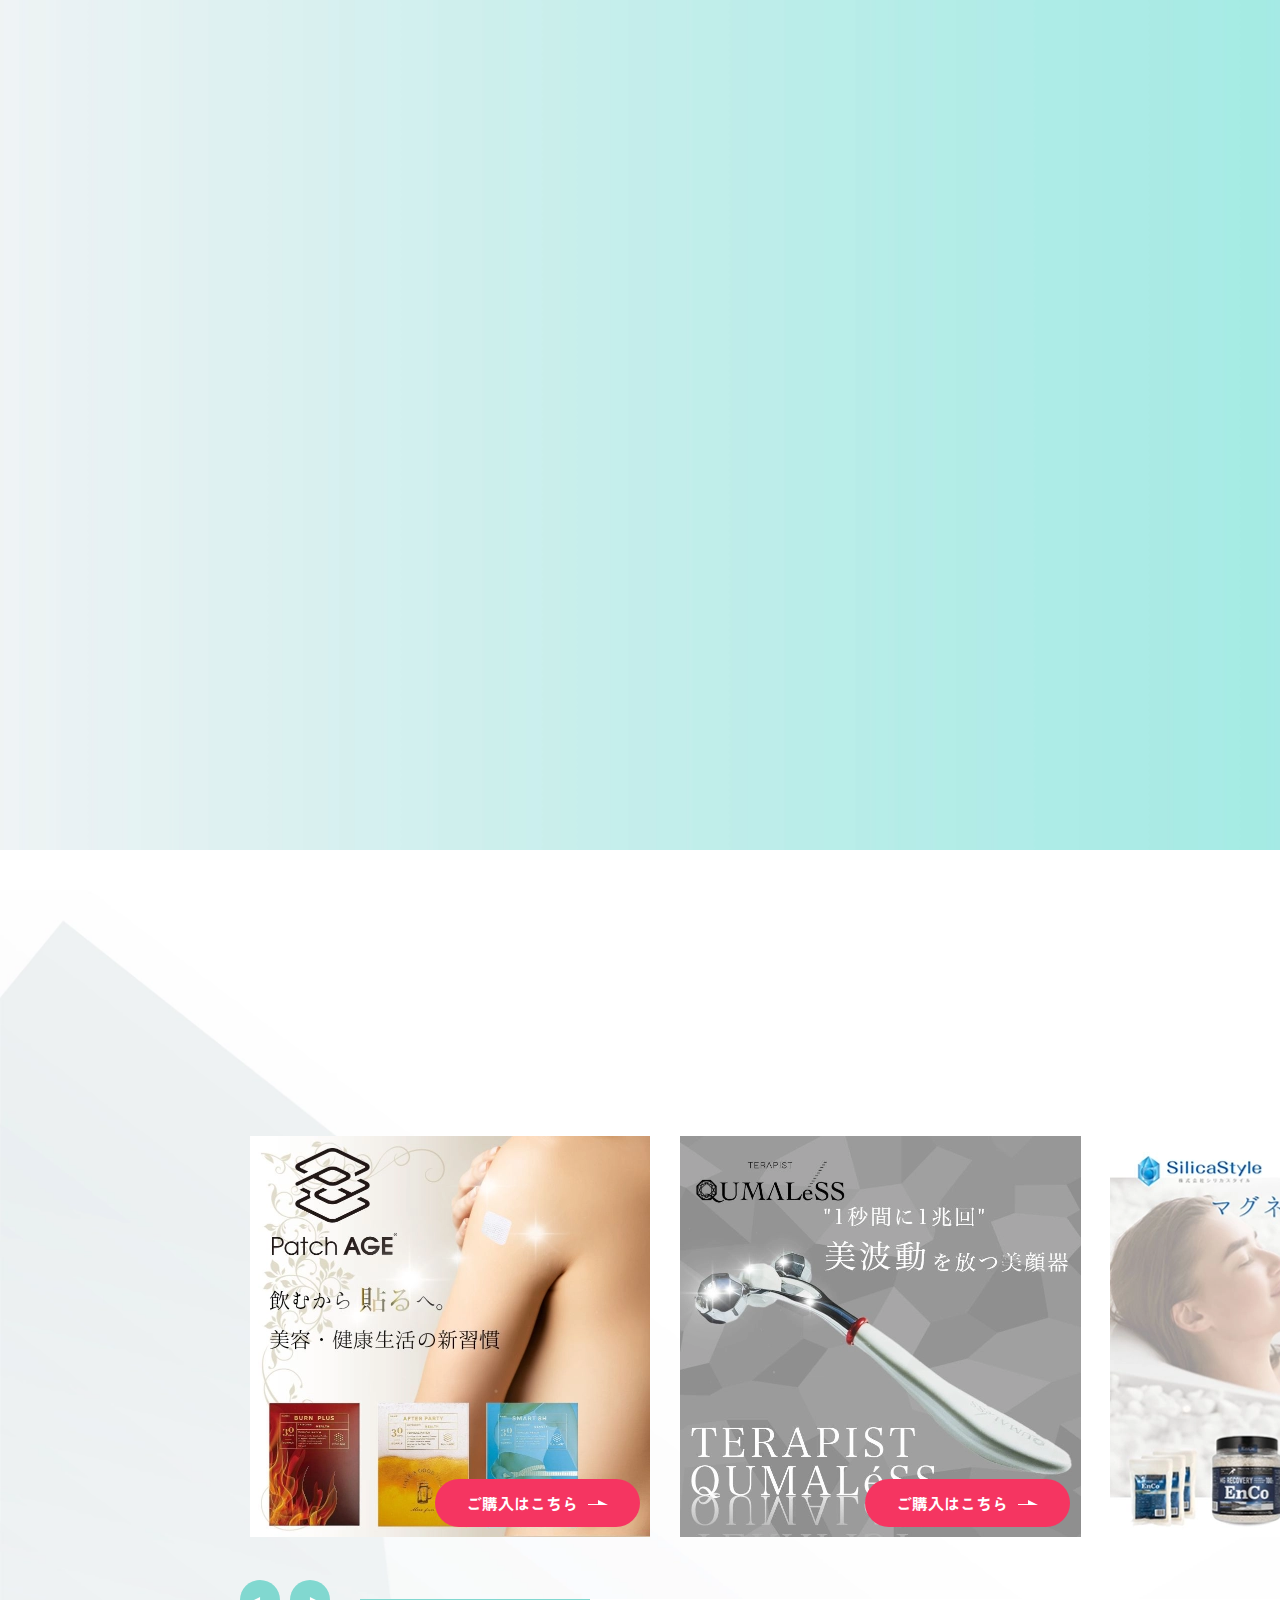
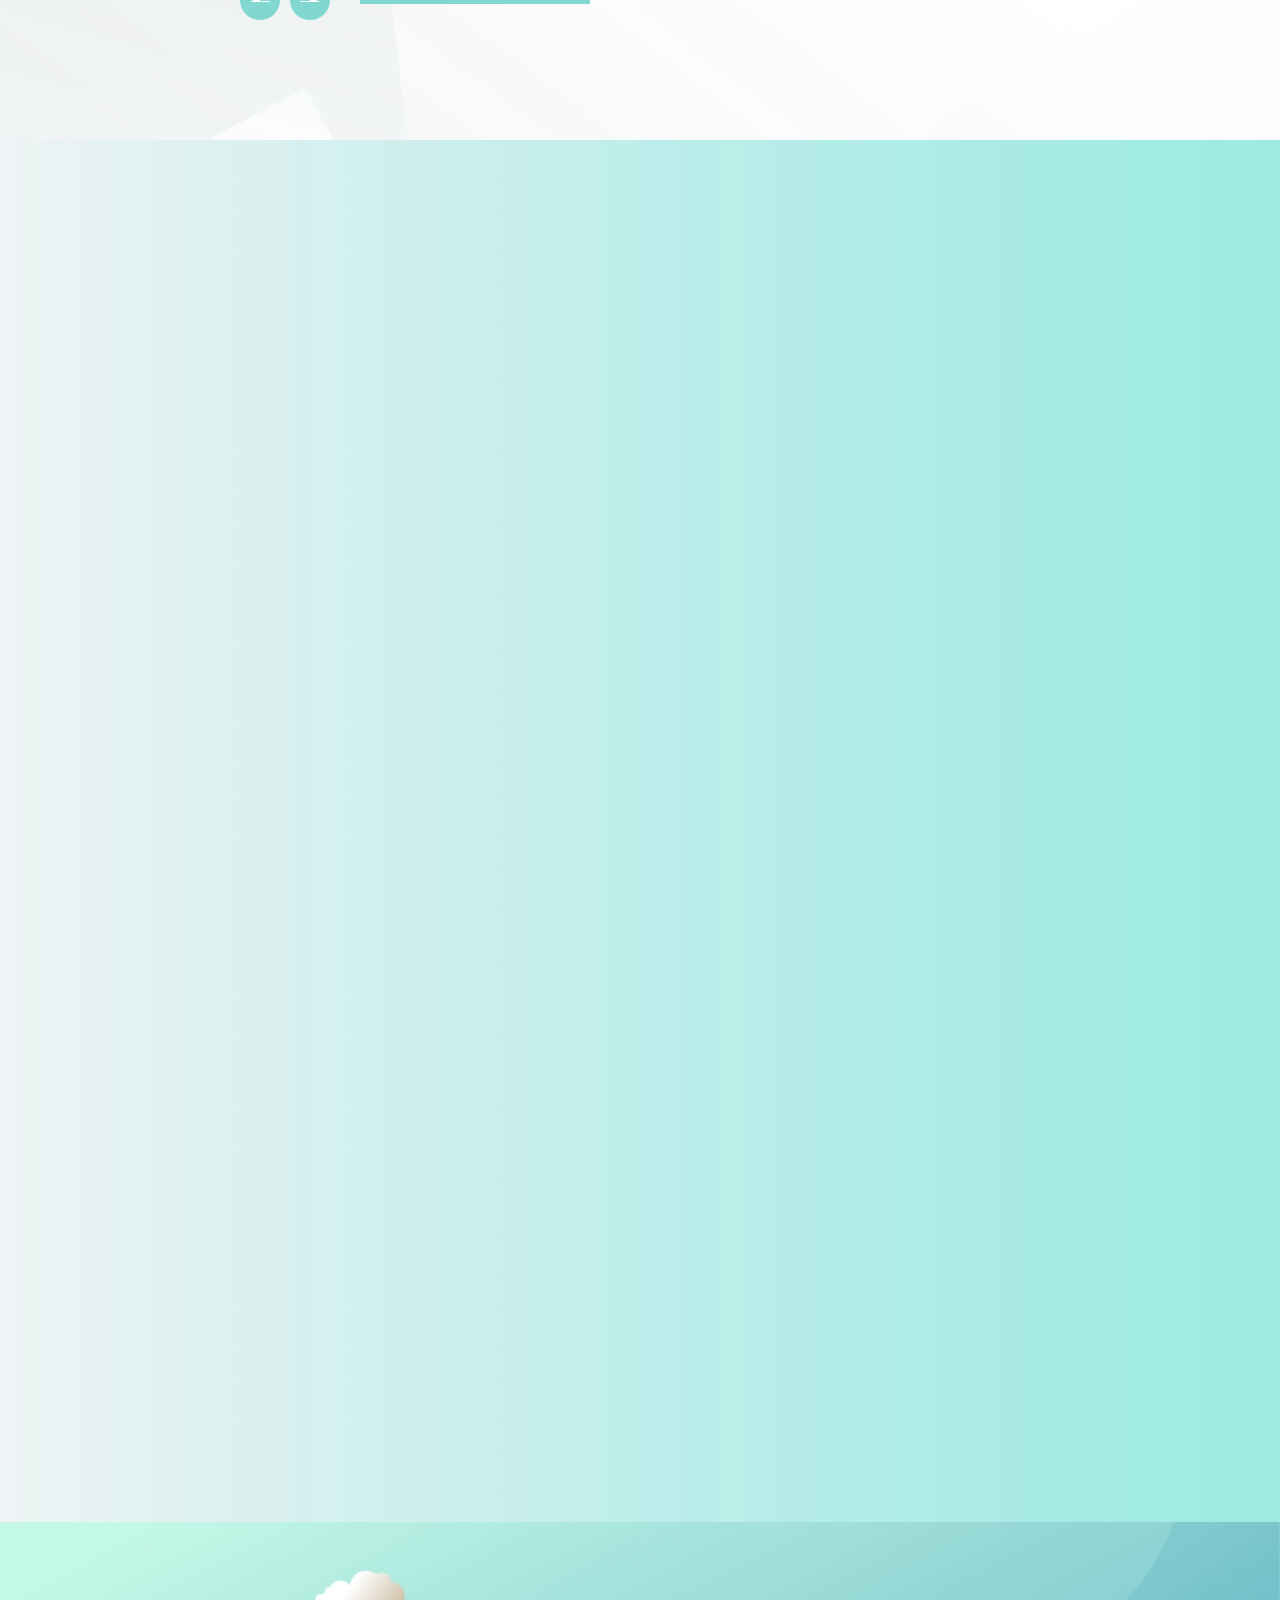
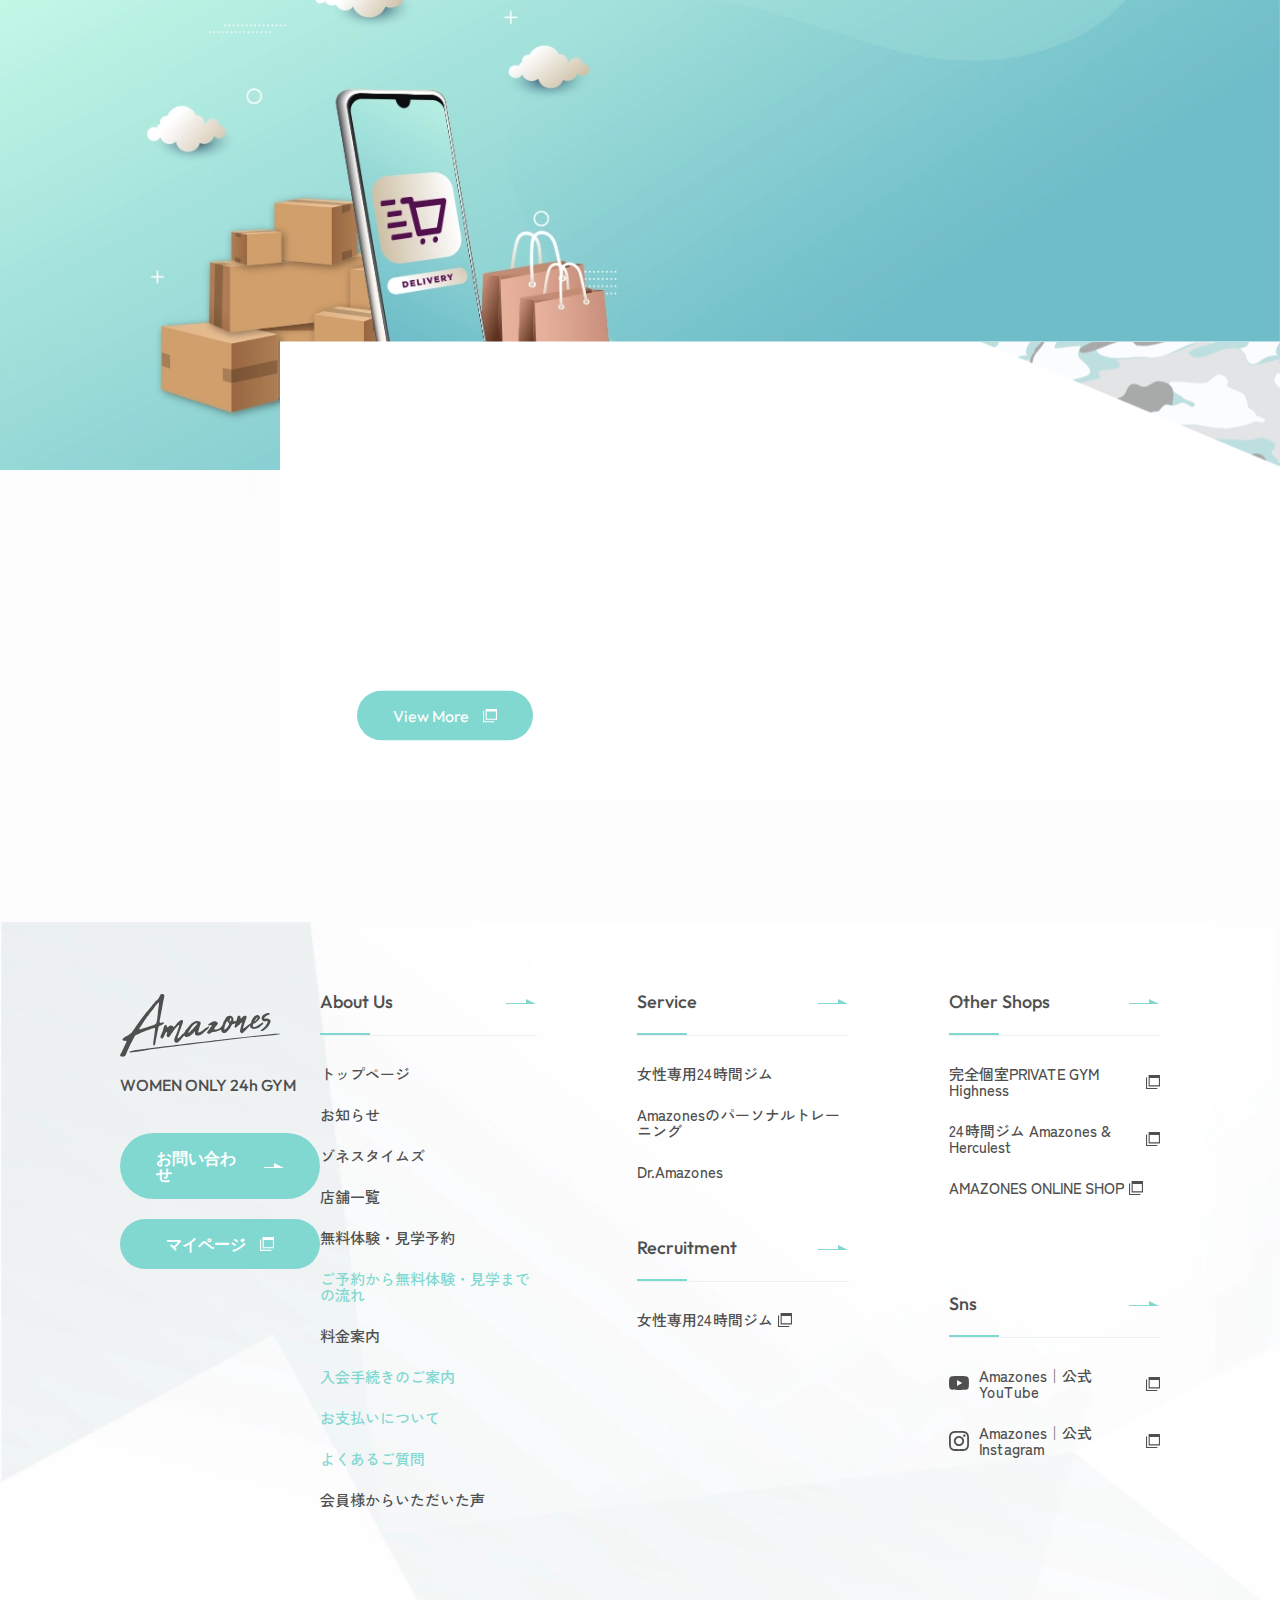
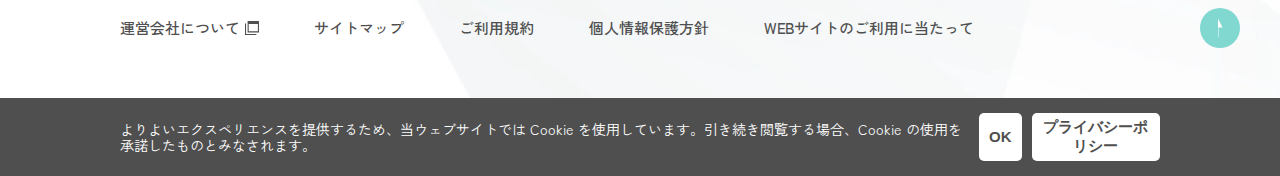
<file: point_redemption/index.html>
<!doctype html>
<html lang="en">
  <head>
    <meta charset="UTF-8" />
    <meta
      name="description"
      content="女性専用24時間ジムAmazones（アマゾネス）の月会費ポイント還元 + 特典・優待を紹介しています。"
    />
    <meta name="viewport" content="width=device-width, initial-scale=1.0" />
    <title>
      月会費ポイント還元 + 特典・優待 | Amazones（アマゾネス） |
      初心者向け女性専用24時間ジム
    </title>
    <!-- GLOBAL CSS -->
    <link href="../assets/css/global.css" rel="stylesheet" type="text/css" />
    <link href="../assets/css/buttons.css" rel="stylesheet" type="text/css" />
    <link
      href="../assets/css/point_redemption.css"
      rel="stylesheet"
      type="text/css"
    />

    <!-- SCRIPTS -->
    <script src="../assets/js/global.js" defer></script>
    <script src="../assets/js/top.js" defer></script>
  </head>
  <body>
    <!--HEADER-->
    <header class="I-header">
      <div
        class="I-header-wrapper pl-40 pr-30 py-18 flex flex-row items-center justify-between"
      >
        <div class="flex flex-row items-center flex-1 gap-24px">
          <img
            src="../assets/img/top/icon_logo.svg"
            alt="アマゾネス"
            width="159.97px"
            height="62.77px"
            class="amazones-header-logo"
          />
          <a href="#" class="header-text text-black1 fw-500 fs-14"
            >アマゾネス</a
          >
          <p class="header-text font-outfit text-black1 fw-500 fs-13">
            WOMEN ONLY24h GYM
          </p>
        </div>

        <div class="flex flex-row items-center gap-15px">
          <a
            href="#"
            class="header-btn bg-lightBlue flex flex-row items-center justify-center gap-10px py-14 pl-21 pr-25 radius-50 w-fit-content"
          >
            <div
              class="icon-wrapper bg-white radius-100 flex flex-row items-center justify-center"
            >
              <img src="../assets/img/top/icon_search.svg" alt="アイコン" />
            </div>
            <div class="flex flex-row items-end gap-5px">
              <div class="flex flex-col items-start gap-8px">
                <p class="text-white fs-14 fw-700">全店相互利用可能</p>
                <p class="text-white fs-14 fw-700">近くの店舗を探す</p>
              </div>
              <img
                src="../assets/img/top/icon_arrow.svg"
                alt="アイコン"
                class="arrow-img"
              />
            </div>
          </a>

          <a
            href="#"
            class="header-btn bg-lightBlue flex flex-row items-center justify-center gap-10px py-14 pl-21 pr-21 radius-50 w-fit-content"
          >
            <div
              class="icon-wrapper bg-white radius-100 flex flex-row items-center justify-center"
            >
              <img src="../assets/img/top/icon_24.svg" alt="アイコン" />
            </div>
            <div class="flex flex-row items-end gap-5px">
              <div class="flex flex-col items-start gap-8px">
                <p class="text-white fs-14 fw-700 text-center">
                  24時間WEB予約可能
                </p>
                <p class="text-white fs-15 fw-700 text-center">
                  体験予約はこちら
                </p>
              </div>
              <img
                src="../assets/img/top/icon_arrow.svg"
                alt="アイコン"
                class="arrow-img"
              />
            </div>
          </a>
        </div>

        <!--FLOATING HEADER MENU-->
        <div
          id="header-floating-menu"
          class="header-floating-menu flex flex-col items-center justify-between relative"
        >
          <div
            id="floating-menu-btn"
            class="flex flex-col items-center gap-13px"
          >
            <img
              src="../assets/img/top/icon_menu.svg"
              alt="アイコン"
              class="desktop-menu-icon"
            />
            <p class="font-outfit fs-14 fw-500 text-white">MENU</p>

            <button class="mobile-hamburger" aria-label="メニュー">
              <span class="mh-bar"></span>
              <span class="mh-bar"></span>
              <span class="mh-bar"></span>
            </button>
          </div>

          <div
            id="floating-menu-content"
            class="floating-menu-content cursor-pointer"
          >
            <p
              class="text-vertical menu-vertical-text text-white fs-12 font-outfit fw-500"
            >
              ©2026 Wellness Land Co., Ltd.
            </p>
            <div
              class="flex flex-col items-center gap-8px justify-center bg-base-black1"
            >
              <p
                class="font-outfit fs-12 text-white ls-10 fw-500 text-vertical text-blue-hover"
              >
                SCROLL DOWN
              </p>
              <img
                src="../assets/img/top/icon_scroll_arrow.svg"
                alt="アイコン"
                class="ml-4 img-blue"
              />
            </div>
          </div>
        </div>

        <!--header mobile-->
        <div class="mobile-header-overlay relative">
          <div class="mobile-header-overlay-content">
            <div class="reveal-scale flex flex-col items-center gap-15px">
              <a
                href="#"
                class="header-btn sp-header-btn bg-lightBlue flex flex-row items-center justify-center gap-10px py-14 pl-21 pr-25 radius-50 w-fit-content"
              >
                <div
                  class="icon-wrapper bg-white radius-100 flex flex-row items-center justify-center"
                >
                  <img src="../assets/img/top/icon_search.svg" alt="アイコン" />
                </div>
                <div class="flex flex-row items-end gap-5px">
                  <div class="flex flex-col items-start gap-8px">
                    <p class="text-white fs-14 fw-700">全店相互利用可能</p>
                    <p class="text-white fs-14 fw-700">近くの店舗を探す</p>
                  </div>
                  <img
                    src="../assets/img/top/icon_arrow.svg"
                    alt="アイコン"
                    class="arrow-img"
                  />
                </div>
              </a>

              <a
                href="#"
                class="header-btn sp-header-btn bg-lightBlue flex flex-row items-center justify-center gap-10px py-14 pl-21 pr-21 radius-50 w-fit-content"
              >
                <div
                  class="icon-wrapper bg-white radius-100 flex flex-row items-center justify-center"
                >
                  <img src="../assets/img/top/icon_24.svg" alt="アイコン" />
                </div>
                <div class="flex flex-row items-end gap-5px">
                  <div class="flex flex-col items-start gap-8px">
                    <p class="text-white fs-14 fw-700 text-center">
                      24時間WEB予約可能
                    </p>
                    <p class="text-white fs-15 fw-700 text-center">
                      体験予約はこちら
                    </p>
                  </div>
                  <img
                    src="../assets/img/top/icon_arrow.svg"
                    alt="アイコン"
                    class="arrow-img"
                  />
                </div>
              </a>
            </div>
          </div>
          <p class="trademark fs-12 font-outfit fw-500">
            ©2026 Wellness Land Co., Ltd.
          </p>
        </div>
      </div>
    </header>

    <main class="bg-white">
      <!--HERO BANNER-->
      <section class="banner-section">
        <div class="p-banner">
          <div class="p-banner-inner">
            <img
              src="../assets/img/common/img_gym02.webp"
              alt="予約バナー"
              class="p-banner-img"
            />

            <div class="p-banner-overlay"></div>
          </div>

          <!-- BANNER TEXT -->
          <div class="p-banner-content">
            <h1 class="p-banner-title font-zen text-white">
              月会費ポイント還元 + 特典・優待
            </h1>
            <p class="p-banner-subtitle font-outfit mt-18">Point Redemption</p>
            <!-- BREADCRUMB -->
            <nav class="c-breadcrumb p-breadcrumb">
              <a href="../index.html" class="c-breadcrumb-home">
                <svg
                  version="1.2"
                  xmlns="http://www.w3.org/2000/svg"
                  viewBox="0 0 17 17"
                  width="17"
                  height="17"
                >
                  <path
                    id="シェイプ894"
                    fill="#81d7cf"
                    d="m6.81 16.4v-4.21c0-0.3 0.3-0.6 0.61-0.6h2.47c0.31 0 0.61 0.3 0.61 0.6v4.21c0 0.33 0.28 0.6 0.62 0.6h4.93c0.34 0 0.62-0.27 0.62-0.6v-8.41q-0.01-0.25-0.18-0.43l-1.67-1.62v-3.96c0-0.33-0.28-0.6-0.62-0.6h-1.23c-0.34 0-0.62 0.27-0.62 0.6v1.56l-3.26-3.19c-0.24-0.23-0.63-0.23-0.87 0q0 0 0 0l-7.4 7.21q-0.17 0.18-0.18 0.43v8.41c0 0.33 0.28 0.6 0.62 0.6h4.93c0.34 0 0.62-0.27 0.62-0.6z"
                  />
                </svg>
              </a>
              <span class="c-breadcrumb-separator">&#x203A;</span>
              <a href="#" class="text-white fs-14 banner-a-link"
                >月会費ポイント還元 + 特典・優待</a
              >
            </nav>
          </div>
        </div>
        <!-- RIBBON DECORATION 01-->
        <img
          src="../assets/img/common/img_ribbon_banner.svg"
          alt="ribbon 01"
          class="ribbon-banner clip-grow-right"
        />
      </section>

      <!--SUMMARY CONTENT-->

      <section class="p-point">
        <article class="p-point__container">
          <!-- CONTENT 1 -->
          <div
            class="p-point p-point__container__content01 w-full"
          >
            <div
              class="p-point__container__content01-wrapper flex flex-row gap-40px"
            >
              <div class="flex gap-30px">
                <!-- TEXT BLOCK -->
                <div class="p-protein_campaign_block font-zen">
                  <div class="p-protein_campaign_header">
                    <p class="reveal">
                      月会費がショップで使えるポイントに変わる<span
                        >「月会費ポイント還元」+「特典・優待</span
                      >
                    </p>
                  </div>
                  <!-- IMG BLOCK SP-->
                  <div class="sm-block">
                    <img
                      src="../assets/img/protein/img_protein01.webp"
                      alt="protein campaign image"
                      width="100%"
                    />
                  </div>
                  <div class="reveal font-zen flex flex-col gap-4 fw-500">
                    <p>
                      女性専用24時間ジムAmazones（アマゾネス）では、日頃のご利用への感謝を込めて、月会費に応じて当社のオンラインショップで使えるポイントを還元するサービスを開始しました。
                    </p>
                    <p>
                      トレーニング用品やサプリメントなど、「キレイと健康」に役立つ商品がポイントでお得に手に入ります！
                    </p>
                    <p>
                      また会員様については特典として特別会員のランクをご用意しています
                    </p>
                    <p>
                      割引クーポンの付与やポイントアップキャンペーンなども実施予定なので、ぜひご利用ください。
                    </p>
                  </div>
                </div>
                <!-- IMG BLOCK PC -->
                <div class="md-block">
                  <img
                    src="../assets/img/protein/img_protein01.webp"
                    alt="protein campaign image"
                  />
                </div>
              </div>
            </div>
          </div>

          <!-- CONTENT 2 -->
          <div class="p-point p-point__container__content02">
            <div
              class="p-point__container__content02-wrapper flex flex-col gap-77px"
            >
              <hgroup
                class="reveal section-header-wrapper flex flex-col gap-18px"
              >
                <p class="section-sub-text fs-18 fw-500 text-black1">
                  キャンペーン概要
                </p>
                <h2
                  class="section-header-text fs-100 lh-normal font-outfit fw-400"
                >
                  Summary
                </h2>
              </hgroup>

              <div class="reveal-scale flex flex-col gap-50px items-start">
                <div
                  class="p-point__item01 w-full flex flex-row gap-60px"
                >
                  <!-- LEFT SUMMARY ITEMS -->
                  <ul
                    class="p-point__item_summary-left w-full flex flex-col gap-50px"
                  >
                    <li class="p-point__item_summary bg-white relative">
                      <p class="fs-16 fw-700 text-white p-point__item_summary_label">対象</p>
                      <p class="fw-500 fs-16">
                        女性専用24時間ジムAmazones（アマゾネス）会員限定
                      </p>
                    </li>
                    <li class="p-point__item_summary bg-white relative">
                      <p class="fs-16 fw-700 text-white p-point__item_summary_label">
                        付与のタイミング
                      </p>
                      <p class="fw-500 fs-16">
                        月会費支払い完了後、翌月の月末までに反映されます。
                      </p>
                    </li>
                    <li class="p-point__item_summary bg-white relative">
                      <p class="fs-16 fw-700 text-white p-point__item_summary_label">
                        ポイント利用可能商品
                      </p>
                      <p class="fw-500 fs-16">全商品使用可能</p>
                    </li>
                    <li class="p-point__item_summary bg-white relative">
                      <p class="fs-16 fw-700 text-white p-point__item_summary_label">
                        項目タイトル
                      </p>
                      <p class="fw-500 fs-16">
                        テキストが入りますテキストが入ります
                      </p>
                    </li>
                  </ul>

                  <!-- RIGHT SUMMARY - PRICING TABLE -->
                  <div
                    class="p-point__item_summary-right w-full flex flex-col gap-50px"
                  >
                    <div
                      class="p-point__item_summary-left w-full flex flex-col gap-50px"
                    >
                      <div
                        class="bg-white w-full relative flex flex-col gap-20px pt-70 pb-40"
                      >
                        <p class="fs-16 fw-700 text-white p-point__item_summary_label">
                          割引内容（料金例）
                        </p>
                        <div class="w-full p-point__table-wrapper">
                          <table class="p-point__table">
                            <thead>
                              <tr>
                                <th>月会費（オプション契約含む）</th>
                                <th>進呈ポイント</th>
                              </tr>
                            </thead>
                            <tbody>
                              <tr>
                                <td>6,000円未満</td>
                                <td>100ポイント</td>
                              </tr>
                              <tr>
                                <td>6,000円以上</td>
                                <td>300ポイント</td>
                              </tr>
                              <tr>
                                <td>8,000円以上</td>
                                <td>400ポイント</td>
                              </tr>
                              <tr>
                                <td>10,000円以上</td>
                                <td>500ポイント</td>
                              </tr>
                              <tr>
                                <td>20,000円以上</td>
                                <td>1,000ポイント</td>
                              </tr>
                              <tr>
                                <td>30,000円以上</td>
                                <td>1,500ポイント</td>
                              </tr>
                              <tr>
                                <td>40,000円以上</td>
                                <td>2,000ポイント</td>
                              </tr>
                              <tr>
                                <td>50,000円以上</td>
                                <td>2,500ポイント</td>
                              </tr>
                            </tbody>
                          </table>
                        </div>
                      </div>
                    </div>
                  </div>
                </div>

                <!-- WARNING BLOCK -->
                <aside
                  class="p-point__item_summary point__item_summary-warn bg-white relative w-full"
                >
                  <p
                    class="fs-16 fw-700 text-white p-point__item_summary_label p-point__item_summary_label-red"
                  >
                    <img
                      src="../assets/img/point-redemption/icon_warn.svg"
                      height="20px"
                      width="23.7px"
                      alt="警告"
                    />
                    ご注意ください
                  </p>
                  <ul class="fw-500 fs-16">
                    <li>
                      月会費（オプションを含む）のお支払いが確認できない場合や未払いがある場合は、ポイントは付与されません。また、月会費以外のお支払いにはポイントは付与されません。
                    </li>
                    <li>
                      月会費を2か月分まとめてお支払いいただいた場合は、翌月末までにポイントがまとめて付与されます。
                    </li>
                    <li>
                      特典・優待を受けられる際は、必ずAmazones会員登録時に登録したメールアドレスで登録をお願いいたします。（メールアドレスが異なる場合は特典・優待を受けることができません）
                    </li>
                    <li>
                      Amazonesサービス利用状況の審査は随時行っています。（反映までは10～30日が目安です）
                    </li>
                    <li>
                      会員情報の切り替えが確認できない場合は、お手数ですが<a
                        href="#"
                        class="text-link"
                        >お問い合わせフォーム</a
                      >よりご連絡いただけますと幸いです。
                    </li>
                  </ul>
                </aside>
              </div>
            </div>
          </div>
        </article>
      </section>

      <!-- RECOMMENDED SECTION-->
      <section
        class="p-recommended topic-container flex flex-col gap-52px relative mt-40 pb-120"
      >
        <div
          class="reveal section-header-wrapper flex flex-col gap-18px pl-240"
        >
          <p class="section-sub-text fs-18 fw-500 text-black1">オススメ商品</p>
          <h2
            class="section-header-text fs-100 lh-normal font-outfit text-black1 fw-400"
          >
            Recommended
          </h2>
        </div>

        <div class="relative" data-slider>
          <ul class="slider-wrapper topic-slider__track" data-slider-track>
            <li>
              <div class="slide">
                <div class="slide-content"></div>
              </div>
            </li>
            <li>
              <div class="slide">
                <div class="slide-content relative">
                  <img
                    src="../assets/img/point-redemption/img_recommendation1.webp"
                    alt="アマゾンのおすすめ"
                  />
                  <a href="" class="btn-red fs-16 fw-700 p-recommended_btn">
                    ご購入はこちら
                    <img src="../assets/img/common/icon_arrow_white.svg" />
                  </a>
                </div>
              </div>
            </li>
            <li>
              <div class="slide">
                <div class="slide-content relative">
                  <img
                    src="../assets/img/point-redemption/img_recommendation2.webp"
                    alt="アマゾンのおすすめ"
                  />
                  <a href="" class="btn-red fs-16 fw-700 p-recommended_btn">
                    ご購入はこちら
                    <img src="../assets/img/common/icon_arrow_white.svg" />
                  </a>
                </div>
              </div>
            </li>
            <li>
              <div class="slide">
                <div class="slide-content relative">
                  <img
                    src="../assets/img/point-redemption/img_recommendation3.webp"
                    alt="アマゾンのおすすめ"
                  />
                  <a href="" class="btn-red fs-16 fw-700 p-recommended_btn">
                    ご購入はこちら
                    <img src="../assets/img/common/icon_arrow_white.svg" />
                  </a>
                </div>
              </div>
            </li>
            <li>
              <div class="slide">
                <div class="slide-content relative">
                  <img
                    src="../assets/img/point-redemption/img_recommendation4.webp"
                    alt="アマゾンのおすすめ"
                  />
                  <a href="" class="btn-red fs-16 fw-700 p-recommended_btn">
                    ご購入はこちら
                    <img src="../assets/img/common/icon_arrow_white.svg" />
                  </a>
                </div>
              </div>
            </li>
          </ul>

          <div
            class="pl-240 topic-buttons-container flex flex-row gap-30px items-center mt-30"
          >
            <div class="topic-slider__buttons flex flex-row gap-10px">
              <div class="btn-green-wrapper" data-slider-prev disabled>
                <img
                  src="../assets/img/top/icon_arrow.svg"
                  alt="アイコン"
                  style="transform: scaleX(-1)"
                />
              </div>
              <div class="btn-green-wrapper" data-slider-next>
                <img src="../assets/img/top/icon_arrow.svg" alt="アイコン" />
              </div>
            </div>
            <div class="topic-slider__dots" data-slider-dots></div>
          </div>

          <!-- Dots Navigator -->
        </div>
      </section>

      <!--HOSPITALITY SECTION-->
      <section class="p-hospitality">
        <div class="p-hospitality__container">
          <hgroup class="reveal section-header-wrapper flex flex-col gap-18px">
            <p class="section-sub-text fs-18 fw-500 text-black1">
              特典・優待について
            </p>
            <h2
              class="section-header-text fs-100 lh-normal font-outfit text-black1 fw-400"
            >
              Hospitality
            </h2>
          </hgroup>

          <div class="w-full flex flex-col gap-62px items-start">
            <p class="reveal fs-16 fw-500 lh-200">
              AMAZONES ONLINE
              SHOPで一般会員よりもポイント還元率が高く、お得なお買い物が可能です。<br />
              ゴールド会員にランクアップした場合のポイント還元率は一般会員（ノーマル）と比較して10倍となっております。
            </p>

            <div class="w-full flex flex-col gap-60px items-start">
              <!-- AMAZONES MEMBER RANK -->
              <article
                class="reveal-scale flex flex-col items-start gap-30px w-full"
              >
                <div class="flex flex-row gap-30px items-center justify-center">
                  <img
                    src="../assets/img/point-redemption/icon_hospitality1.svg"
                    alt="Amazones会員ランク"
                  />
                  <p class="fs-24 fw-700">Amazones会員ランク</p>
                </div>
                <ul class="p-hospitality__item_wrapper">
                  <li>
                    <div class="p-hospitality__item w-full">
                      <p class="text-white fs-16 fw-700 p-hospitality__item__label">
                        ゴールドランク
                      </p>
                      <p class="fw-16 fw-500 lh-200">
                        ポイント還元率　<b class="text-lightPink fw-700 fs-16"
                          >10%</b
                        >
                      </p>
                    </div>
                    <div class="p-hospitality__item w-full">
                      <p class="text-white fs-16 fw-700 p-hospitality__item__label">
                        ゴールドランク
                      </p>
                      <p class="fw-16 fw-500 lh-200">
                        当日から過去180日の合計購入金額が　<br />
                        150,000円未満（149,999円以下）<br />
                        <b class="text-lightPink fw-700 fs-16"
                          >シルバーランクへダウン↓</b
                        >
                      </p>
                    </div>
                  </li>
                  <li>
                    <div class="p-hospitality__item w-full">
                      <p class="text-white fs-16 fw-700 p-hospitality__item__label">
                        シルバーランク
                      </p>
                      <p class="fw-16 fw-500 lh-200">
                        ポイント還元率　<b class="text-lightPink fw-700 fs-16"
                          >5%</b
                        >
                      </p>
                    </div>
                    <div class="p-hospitality__item w-full">
                      <p class="text-white fs-16 fw-700 p-hospitality__item__label">
                        ランクアップ↑条件
                      </p>
                      <p class="fw-16 fw-500 lh-200">
                        当日から過去180日の合計購入金額が　<br />
                        150,000円以上<br />
                        <b class="text-lightPink fw-700 fs-16"
                          >ゴールドランクへアップ↑</b
                        >
                      </p>
                    </div>
                  </li>
                  <li>
                    <div class="p-hospitality__item w-full">
                      <p class="text-white fs-16 fw-700 p-hospitality__item__label">
                        ノーマルランク
                      </p>
                      <p class="fw-16 fw-500 lh-200">
                        ポイント還元率<b
                          class="text-lightPink ml-20 fw-700 fs-16"
                          >3%</b
                        >
                      </p>
                    </div>
                    <div class="p-hospitality__item w-full">
                      <p class="text-white fs-16 fw-700 p-hospitality__item__label">
                        ランクアップ↑条件
                      </p>
                      <p class="fw-16 fw-500 lh-200">
                        当日から過去180日の合計購入金額が　<br />
                        50,000円以上<br />
                        <b class="text-lightPink fw-700 fs-16"
                          >シルバーランクへアップ↑</b
                        >
                      </p>
                    </div>
                  </li>
                </ul>
              </article>

              <!-- GENERAL MEMBER RANK -->
              <article
                class="reveal-scale flex flex-col items-start gap-30px w-full"
              >
                <div class="flex flex-row gap-30px items-center justify-center">
                  <img
                    src="../assets/img/point-redemption/icon_hospitality2.svg"
                    alt="一般会員ランク"
                  />
                  <p class="fs-24 fw-700">一般会員ランク</p>
                </div>
                <ul class="p-hospitality__item_wrapper">
                  <li>
                    <div class="p-hospitality__item w-full">
                      <p
                        class="text-white fs-16 fw-700 p-hospitality__item__label hospitality-label2"
                      >
                        ゴールドランク
                      </p>
                      <p class="fw-16 fw-500 lh-200">
                        ポイント還元率<b
                          class="text-lightPink ml-20 fw-700 fs-16"
                          >5%</b
                        >
                      </p>
                    </div>
                    <div class="p-hospitality__item w-full">
                      <p
                        class="text-white fs-16 fw-700 p-hospitality__item__label hospitality-label2"
                      >
                        ゴールドランク
                      </p>
                      <p class="fw-16 fw-500 lh-200">
                        当日から過去180日の合計購入金額が　<br />
                        150,000円未満（149,999円以下）<br />
                        <b class="text-lightPink fw-700 fs-16"
                          >シルバーランクへダウン↓</b
                        >
                      </p>
                    </div>
                  </li>
                  <li>
                    <div class="p-hospitality__item w-full">
                      <p
                        class="text-white fs-16 fw-700 p-hospitality__item__label hospitality-label2"
                      >
                        シルバーランク
                      </p>
                      <p class="fw-16 fw-500 lh-200">
                        ポイント還元率<b
                          class="text-lightPink ml-20 fw-700 fs-16"
                          >3%</b
                        >
                      </p>
                    </div>
                    <div class="p-hospitality__item w-full">
                      <p
                        class="text-white fs-16 fw-700 p-hospitality__item__label hospitality-label2"
                      >
                        ランクアップ↑条件
                      </p>
                      <p class="fw-16 fw-500 lh-200">
                        当日から過去180日の合計購入金額が　<br />
                        150,000円以上<br />
                        <b class="text-lightPink fw-700 fs-16"
                          >ゴールドランクへアップ↑</b
                        >
                      </p>
                    </div>
                  </li>
                  <li>
                    <div class="p-hospitality__item w-full">
                      <p
                        class="text-white fs-16 fw-700 p-hospitality__item__label hospitality-label2"
                      >
                        ノーマルランク
                      </p>
                      <p class="fw-16 fw-500 lh-200">
                        ポイント還元率<b
                          class="text-lightPink ml-20 fw-700 fs-16"
                          >1%</b
                        >
                      </p>
                    </div>
                    <div class="p-hospitality__item w-full">
                      <p
                        class="text-white fs-16 fw-700 p-hospitality__item__label hospitality-label2"
                      >
                        ランクアップ↑条件
                      </p>
                      <p class="fw-16 fw-500 lh-200">
                        当日から過去180日の合計購入金額が　<br />
                        50,000円以上<br />
                        <b class="text-lightPink fw-700 fs-16"
                          >シルバーランクへアップ↑</b
                        >
                      </p>
                    </div>
                  </li>
                </ul>
              </article>
            </div>
          </div>
        </div>
      </section>

      <!--AMAXZONES ONLINE SHOP BANNER-->
      <!-- <section class="online-shop-section relative">
        <div class="relative w-full">
          <img
            src="../assets/img/point-redemption/img_online_shop.webp"
            alt="アマゾネスオンラインショップ"
            class="online-shop-img"
          />
          <div class="online-shop-desc flex flex-col gap-52px relative">
            <img
              src="../assets/img/top/img_triangle.svg"
              class="shop-triangle"
            />
            <h2 class="font-outfit fs-60">Amazones Online Shop</h2>
            <div class="flex flex-col gap-36px">
              <p class="fw-700 fs-20">女性の健康と美を支えるショップサイト</p>
              <p class="fs-500 fs-15 lh-200">
                「女性の輝く未来をつくりたい」というスローガンのもと、<br />フィットネスを通じて女性の健康と美をサポートしています。
              </p>
            </div>

            <a href="#" class="btn-light-blue footer-blue-btn">
              <p class="text-white fs-16 font-outfit">View More</p>
              <img src="../assets/img/top/icon_videos.svg" alt="アイコン" />
            </a>
          </div>
        </div>
      </section> -->

      <section class="p-online-shop">
        <!--TOP DR AMAZONES-->
        <div
          class="dr-amazones-container bg-linearLightGray flex flex-row items-center relative"
        >
          <picture>
            <source
              srcset="../assets/img/point-redemption/img_online_shop_sp.webp"
              media="(max-width:767px)"
            />
            <img
              src="../assets/img/point-redemption/img_online_shop.webp"
              alt="[提携医療機関]  東京銀座 NEW AGE CLINIC"
              class="drAmazones-pic"
            />
          </picture>

          <div class="flex flex-col items-start dr-amazones-section">
            <img
              src="../assets/img/top/img_triangle.svg"
              alt="三角形のアイコン"
              class="triangle-icon"
            />
            <div class="flex flex-col gap-50px">
              <!-- <div class="flex flex-col gap-20px">
                  <p class="reveal fs-18 fw-500">ドクターアマゾネス</p>
                  <img
                    src="../assets/img/top/img_drAmazonesClinic.svg"
                    alt="[提携医療機関]  東京銀座 NEW AGE CLINIC"
                    class = 'reveal dr-amazones-label'
                  />
                </div> -->
              <h2 class="reveal font-outfit fs-60 mt-20">
                Amazones Online Shop
              </h2>
              <div class="reveal flex flex-col gap-35px">
                <p class="fw-700 fs-20 lh-200">
                  女性の健康と美を支えるショップサイト
                </p>
                <p class="fw-500 fs-16 lh-200">
                  女性の輝く未来をつくりたい」というスローガンのもと、<br />
                  フィットネスを通じて女性の健康と美をサポートしています。
                </p>
              </div>
            </div>

            <a href="#" class="btn-light-blue mt-40 dr-amazones-btn">
              <p class="text-white fs-16 font-outfit">View More</p>
              <img src="../assets/img/top/icon_videos.svg" alt="アイコン" />
            </a>
          </div>
        </div>
      </section>
    </main>

    <footer class="I-footer w-full flex flex-col gap-0px">
      <div class="footer-main-container flex flex-col gap-100px">
        <div class="flex flex-row justify-between w-full">
          <div class="flex flex-col items-start gap-40px">
            <div class="flex flex-col gap-20px">
              <img
                src="../assets/img/top/icon_logo.svg"
                alt="アマゾネス"
                width="160px"
                height="auto"
              />
              <p class="font-outfit fw-500">WOMEN ONLY 24h GYM</p>
            </div>

            <div class="flex flex-col gap-20px">
              <a href="#" class="btn-light-blue footer-blue-btn">
                <p class="text-white fs-16 font-outfit">お問い合わせ</p>
                <img src="../assets/img/top/icon_arrow.svg" alt="アイコン" />
              </a>
              <a href="#" class="btn-light-blue footer-blue-btn">
                <p class="text-white fs-16 font-outfit">マイページ</p>
                <img src="../assets/img/top/icon_videos.svg" alt="アイコン" />
              </a>
            </div>
          </div>

          <div class="flex flex-row gap-100px">
            <div class="flex flex-col gap-30px">
              <div
                class="footer-page-link flex flex-row justify-between items-center relative"
              >
                <p class="font-outfit fs-18 fw-500">About Us</p>
                <img src="../assets/img/top/icon_arrow_blue.svg" alt="矢印" />
                <div class="footer-link-line"></div>
              </div>
              <div class="flex flex-col gap-25px items-start">
                <a href="#" class="fw-500 fs-15">トップページ</a>
                <a href="#" class="fw-500 fs-15">お知らせ</a>
                <a href="#" class="fw-500 fs-15">ゾネスタイムズ</a>
                <a href="#" class="fw-500 fs-15">店舗一覧</a>
                <a href="#" class="fw-500 fs-15">無料体験・見学予約</a>
                <a href="#" class="fw-500 fs-15 text-lightBlue"
                  >ご予約から無料体験・見学までの流れ</a
                >
                <a href="#" class="fw-500 fs-15">料金案内</a>
                <a href="#" class="fw-500 fs-15 text-lightBlue"
                  >入会手続きのご案内</a
                >
                <a href="#" class="fw-500 fs-15 text-lightBlue"
                  >お支払いについて</a
                >
                <a href="#" class="fw-500 fs-15 text-lightBlue"
                  >よくあるご質問</a
                >
                <a href="#" class="fw-500 fs-15">会員様からいただいた声</a>
              </div>
            </div>

            <div class="flex flex-col gap-60px">
              <div class="flex flex-col gap-30px">
                <div
                  class="footer-page-link flex flex-row justify-between items-center relative"
                >
                  <p class="font-outfit fs-18 fw-500">Service</p>
                  <img src="../assets/img/top/icon_arrow_blue.svg" alt="矢印" />
                  <div class="footer-link-line"></div>
                </div>
                <div class="flex flex-col gap-25px items-start">
                  <a href="#" class="fw-500 fs-15">女性専用24時間ジム</a>
                  <a href="#" class="fw-500 fs-15"
                    >Amazonesのパーソナルトレーニング</a
                  >
                  <a href="#" class="fw-500 fs-15">Dr.Amazones</a>
                </div>
              </div>
              <div class="flex flex-col gap-30px">
                <div
                  class="footer-page-link flex flex-row justify-between items-center relative"
                >
                  <p class="font-outfit fs-18 fw-500">Recruitment</p>
                  <img src="../assets/img/top/icon_arrow_blue.svg" alt="矢印" />
                  <div class="footer-link-line"></div>
                </div>
                <div class="flex flex-col gap-25px items-start">
                  <a href="#" class="fw-500 fs-15 footer-icon-link"
                    >女性専用24時間ジム<img
                      src="../assets/img/top/icon_recruitment.svg"
                      alt="アイコン"
                  /></a>
                </div>
              </div>
            </div>

            <div class="flex flex-col gap-100px">
              <div class="flex flex-col gap-30px">
                <div
                  class="footer-page-link flex flex-row justify-between items-center relative"
                >
                  <p class="font-outfit fs-18 fw-500">Other Shops</p>
                  <img src="../assets/img/top/icon_arrow_blue.svg" alt="矢印" />
                  <div class="footer-link-line"></div>
                </div>
                <div class="flex flex-col gap-25px items-start">
                  <a href="#" class="footer-icon-link fw-500 fs-15"
                    >完全個室PRIVATE GYM Highness<img
                      src="../assets/img/top/icon_recruitment.svg"
                      alt="アイコン"
                  /></a>
                  <a href="#" class="footer-icon-link fw-500 fs-15"
                    >24時間ジム Amazones & Herculest<img
                      src="../assets/img/top/icon_recruitment.svg"
                      alt="アイコン"
                  /></a>
                  <a href="#" class="footer-icon-link fw-500 fs-15"
                    >AMAZONES ONLINE SHOP<img
                      src="../assets/img/top/icon_recruitment.svg"
                      alt="アイコン"
                  /></a>
                </div>
              </div>
              <div class="flex flex-col gap-30px">
                <div
                  class="footer-page-link flex flex-row justify-between items-center relative"
                >
                  <p class="font-outfit fs-18 fw-500">Sns</p>
                  <img src="../assets/img/top/icon_arrow_blue.svg" alt="矢印" />
                  <div class="footer-link-line"></div>
                </div>
                <div class="flex flex-col gap-25px items-start">
                  <a href="#" class="footer-icon-link fw-500 fs-15"
                    ><img
                      src="../assets/img/top/icon_youtube.svg"
                      alt="Amazones｜公式YouTube"
                      class="mr-5" />Amazones｜公式YouTube<img
                      src="../assets/img/top/icon_recruitment.svg"
                      alt="アイコン"
                  /></a>
                  <a href="#" class="footer-icon-link fw-500 fs-15"
                    ><img
                      src="../assets/img/top/icon_instragram.svg"
                      alt="Amazones｜公式Instagram"
                      class="mr-5" />Amazones｜公式Instagram<img
                      src="../assets/img/top/icon_recruitment.svg"
                      alt="アイコン"
                  /></a>
                </div>
              </div>
            </div>
          </div>
        </div>

        <div class="flex flex-row justify-between w-full items-center">
          <div class="flex flex-row gap-55px">
            <a href="#" class="footer-icon-link fw-500 fs-15"
              >運営会社について<img
                src="../assets/img/top/icon_recruitment.svg"
                alt="アイコン"
            /></a>
            <a href="#" class="footer-icon-link fw-500 fs-15">サイトマップ</a>
            <a href="#" class="footer-icon-link fw-500 fs-15">ご利用規約</a>
            <a href="#" class="footer-icon-link fw-500 fs-15"
              >個人情報保護方針</a
            >
            <a href="#" class="footer-icon-link fw-500 fs-15"
              >WEBサイトのご利用に当たって</a
            >
          </div>
          <div class="btn-green-wrapper scroll-up">
            <img
              src="../assets/img/top/icon_arrow.svg"
              alt="アイコン"
              style="transform: scaleX(-1) rotate(-90deg)"
            />
          </div>
        </div>
      </div>

      <div
        class="flex flex-row items-center gap-15px py-15 px-120 bg-base-black1"
      >
        <p class="fw-400 fs-14 text-white">
          よりよいエクスペリエンスを提供するため、当ウェブサイトでは Cookie
          を使用しています。引き続き閲覧する場合、Cookie
          の使用を承諾したものとみなされます。
        </p>
        <div class="flex flex-row gap-10px">
          <button class="footer-btn">OK</button>
          <button class="footer-btn">プライバシーポリシー</button>
        </div>
      </div>
    </footer>
  </body>
</html>
</file>
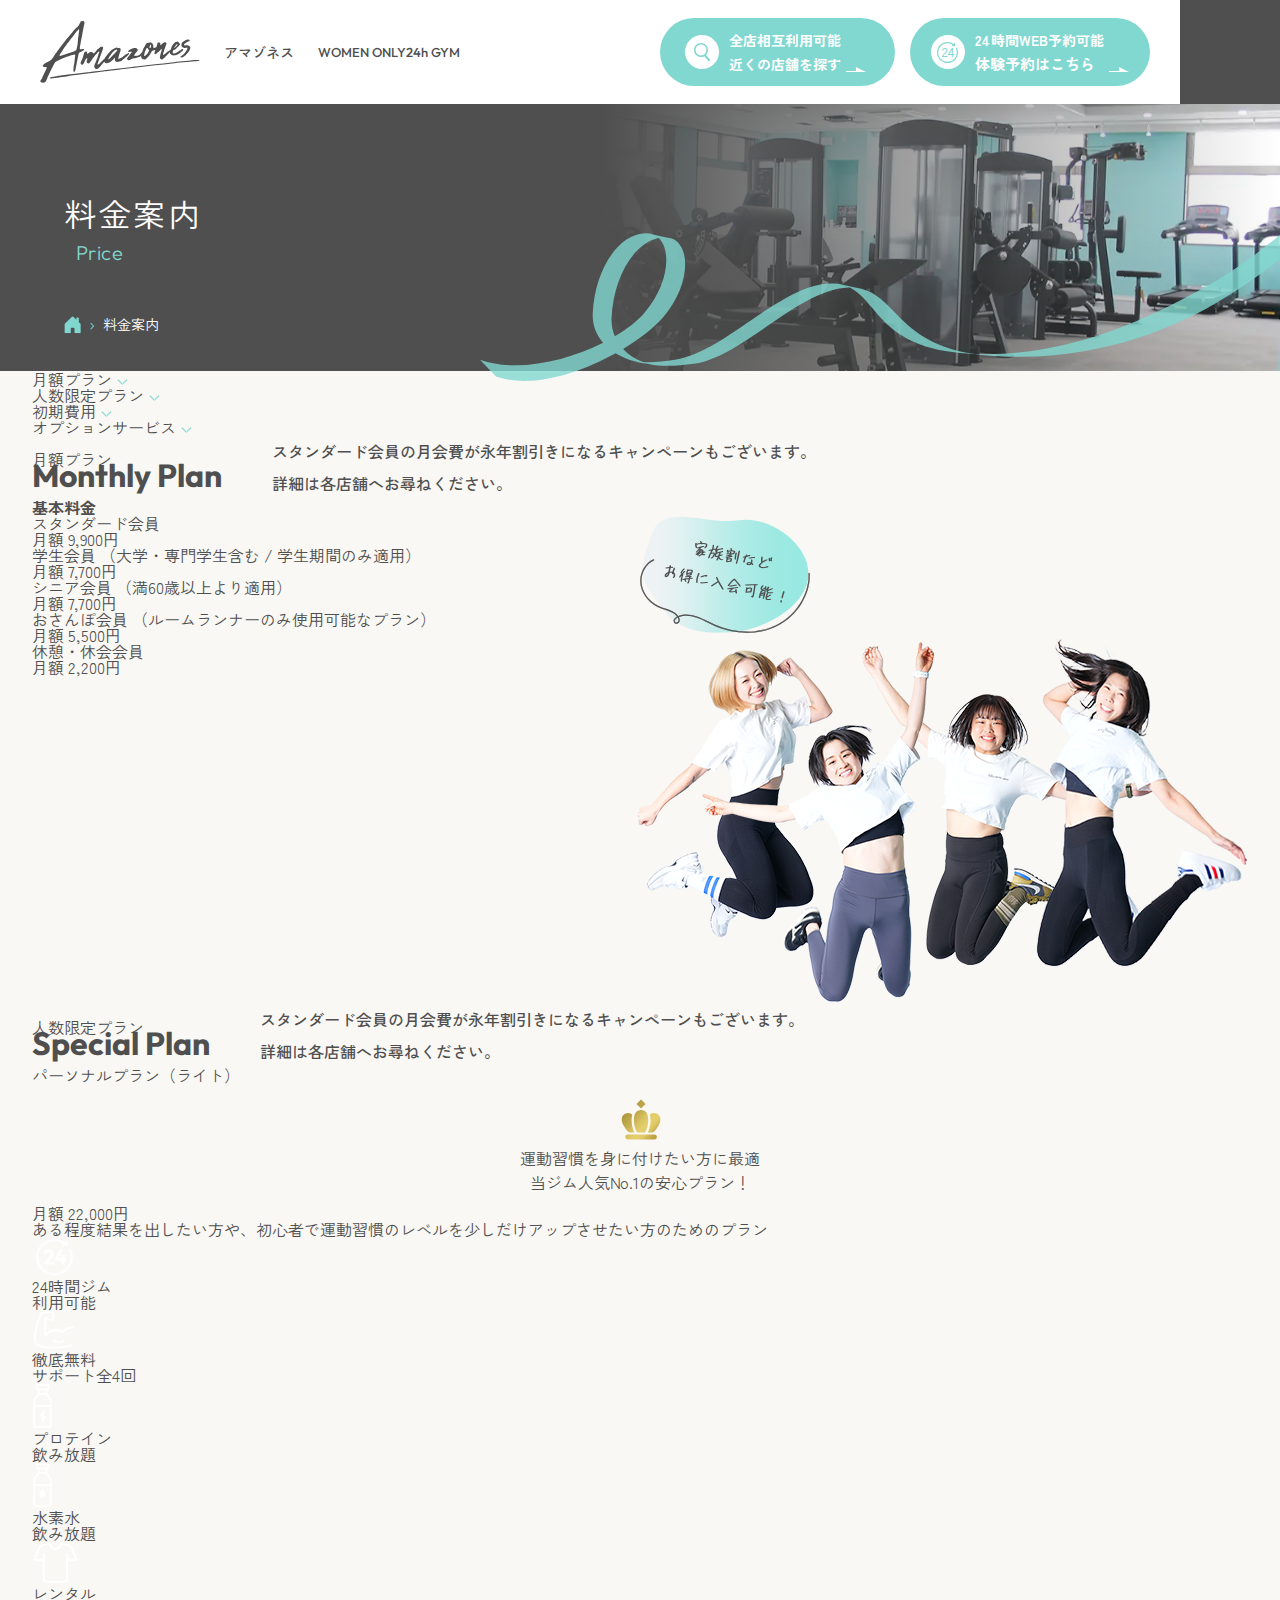
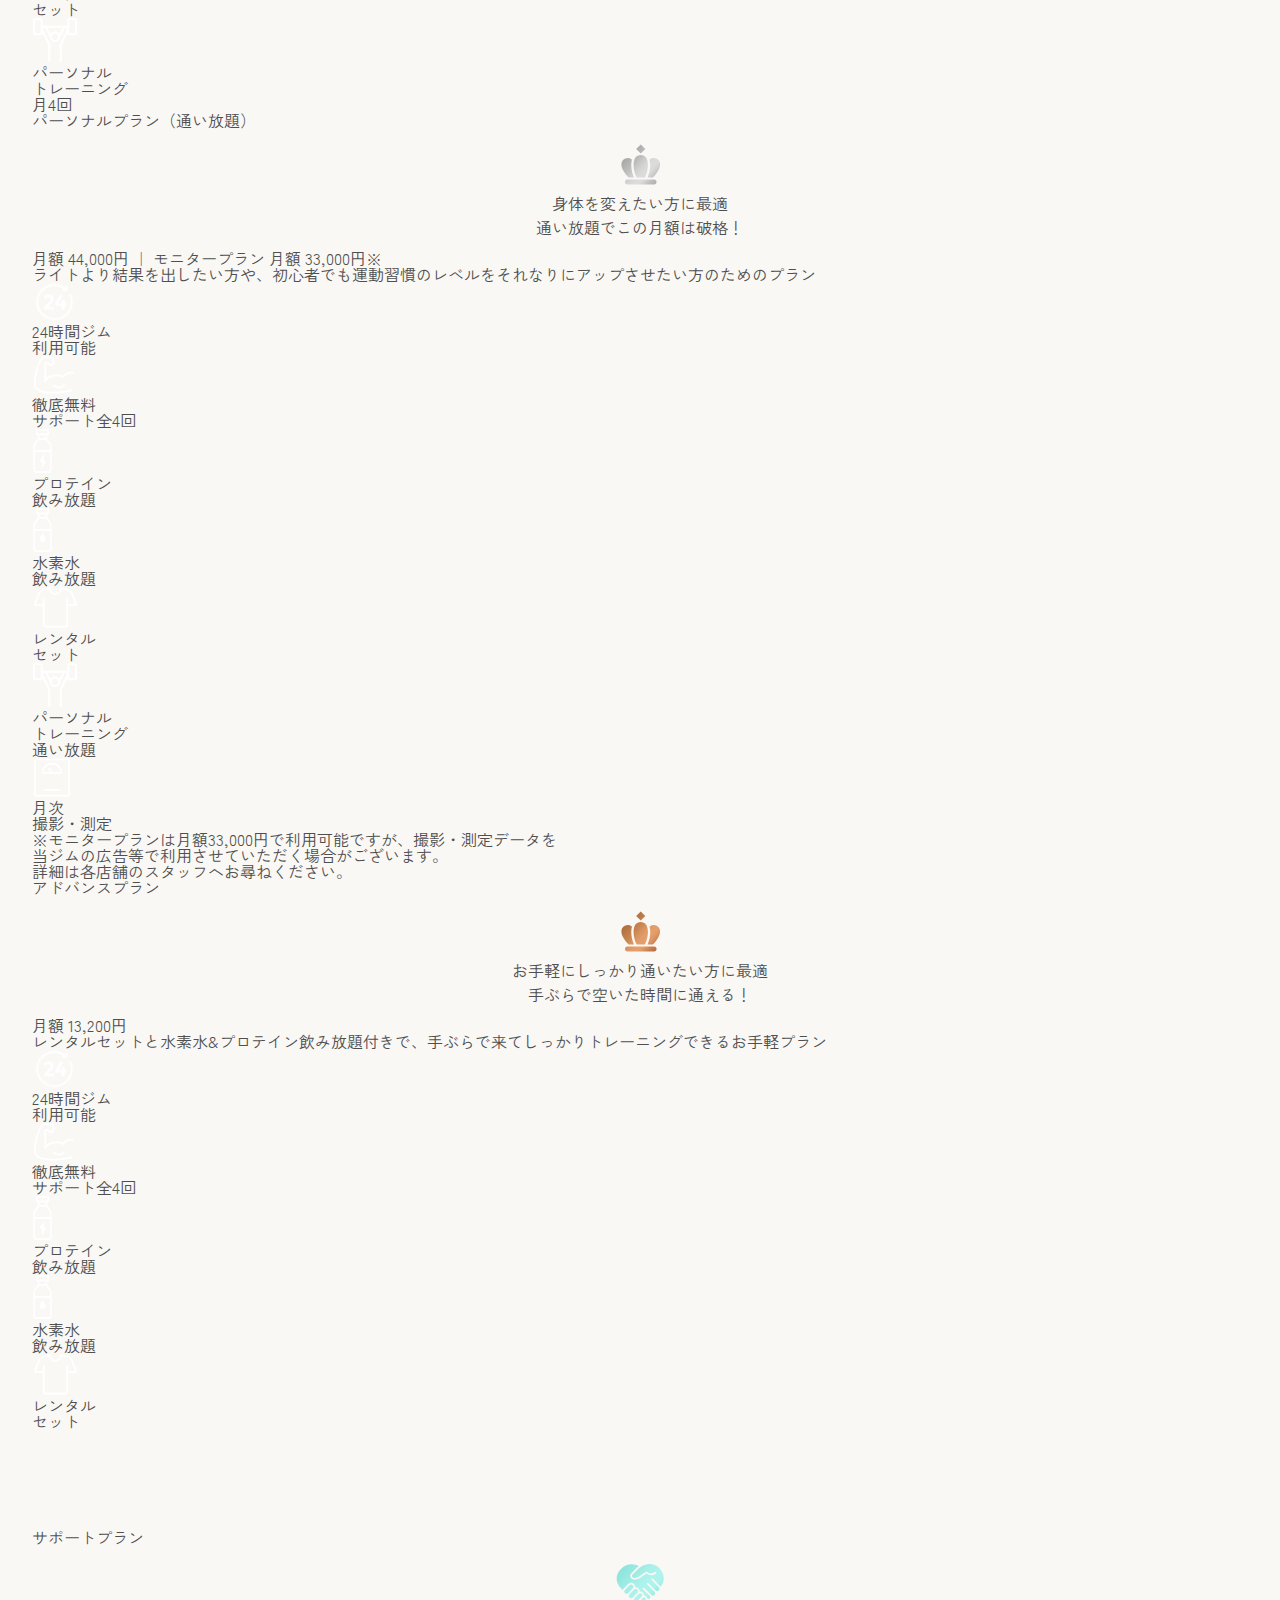
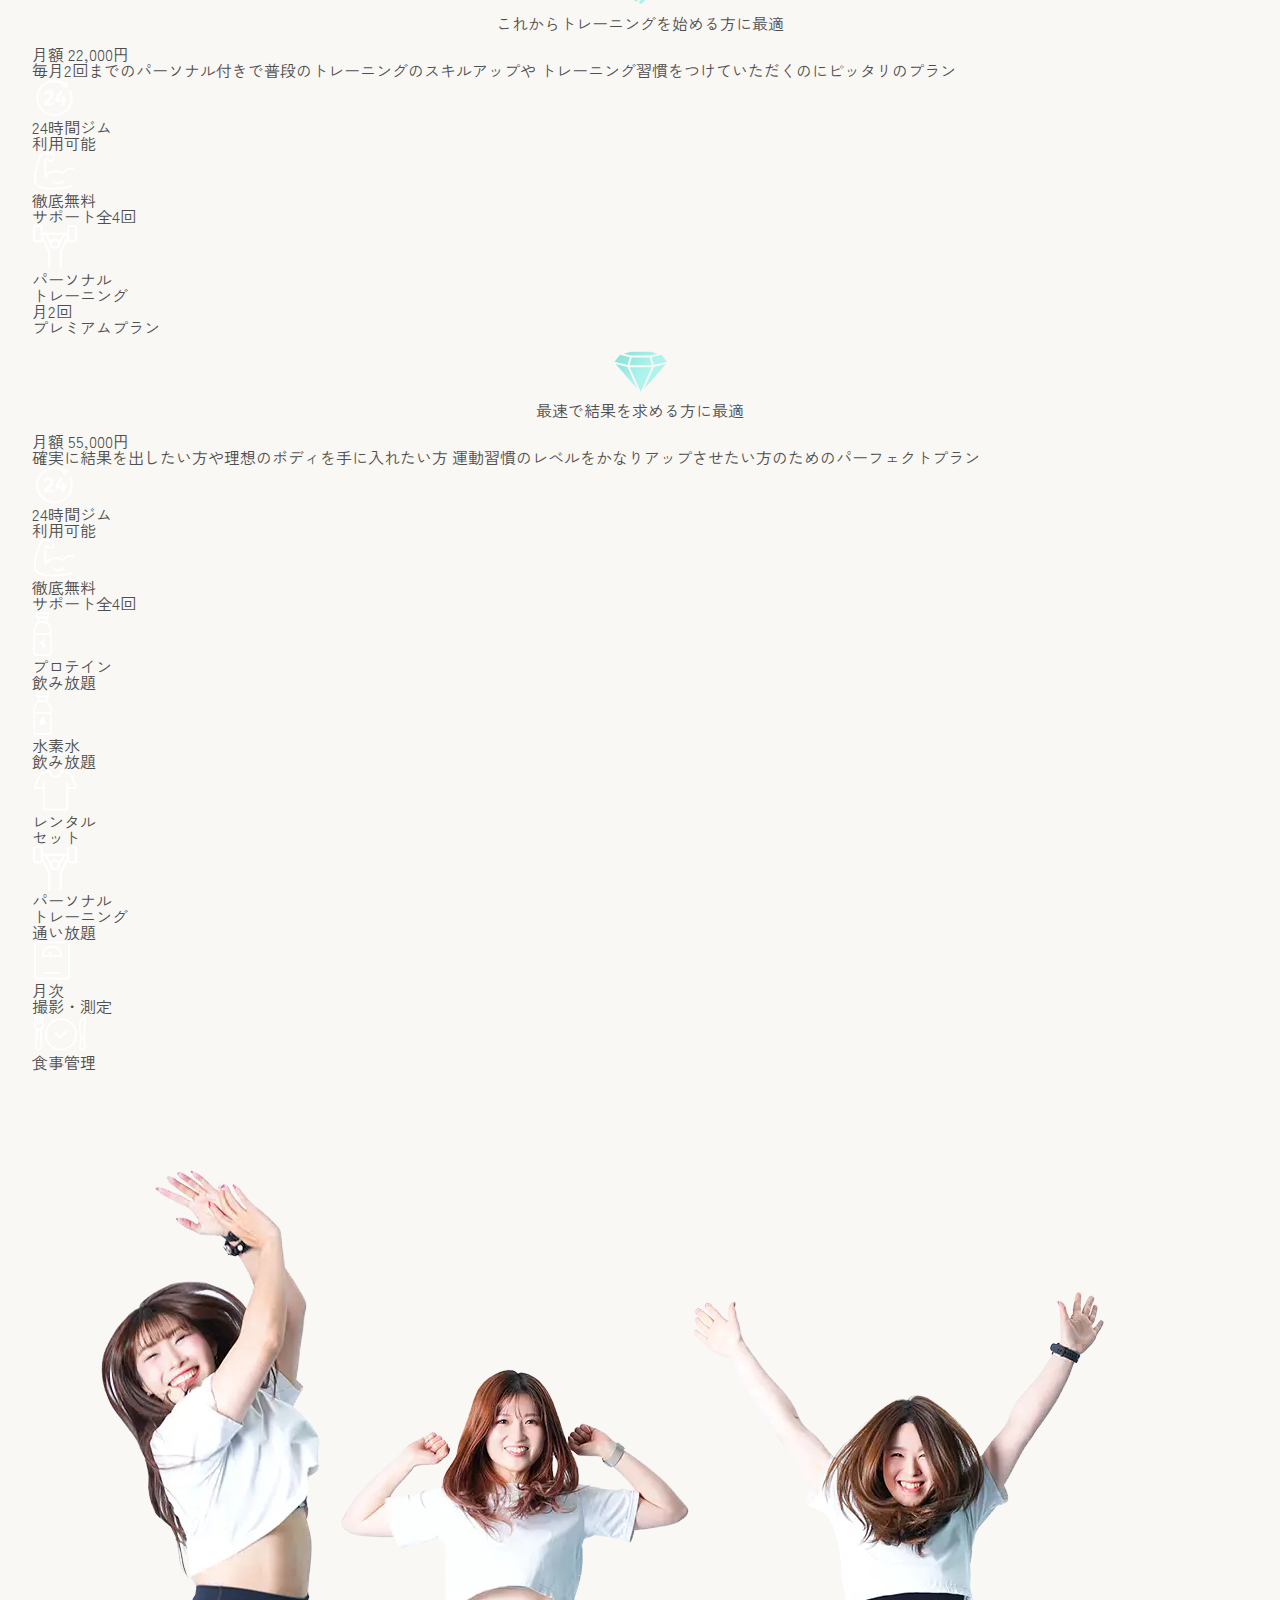
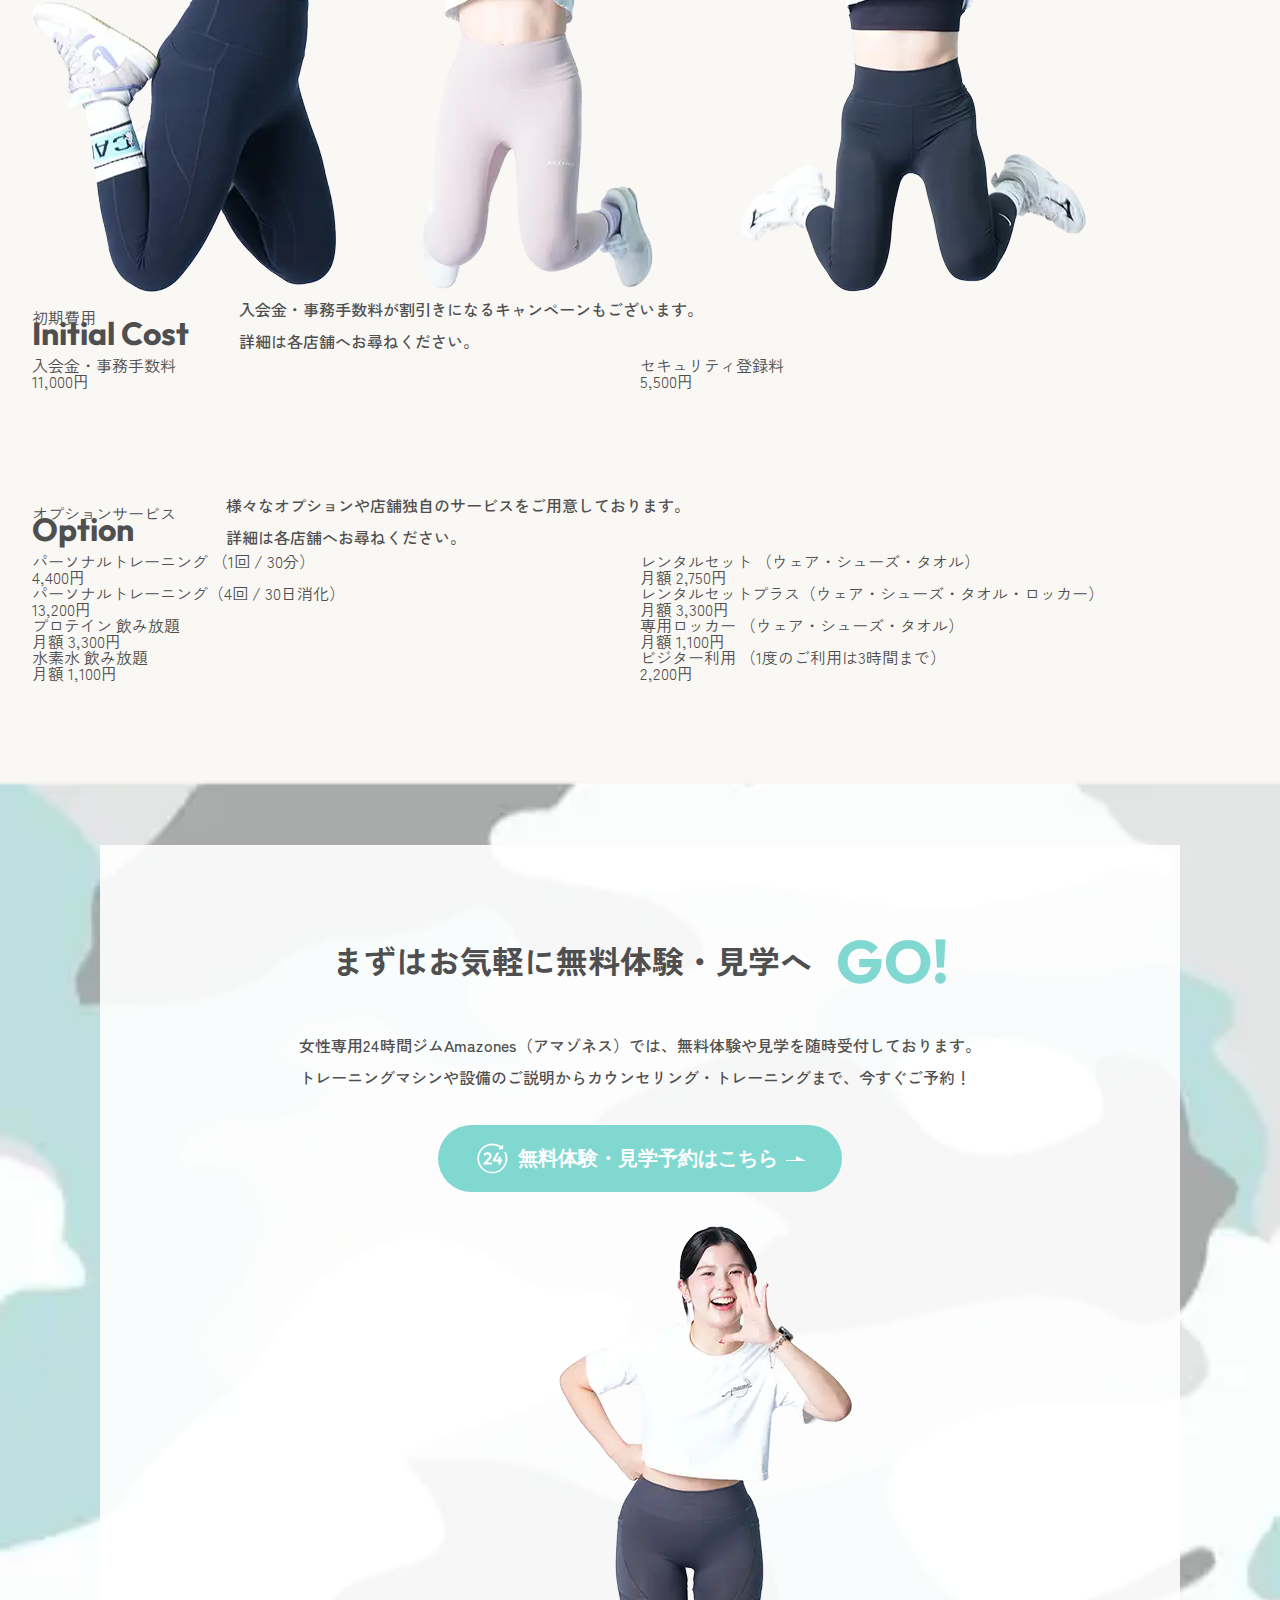
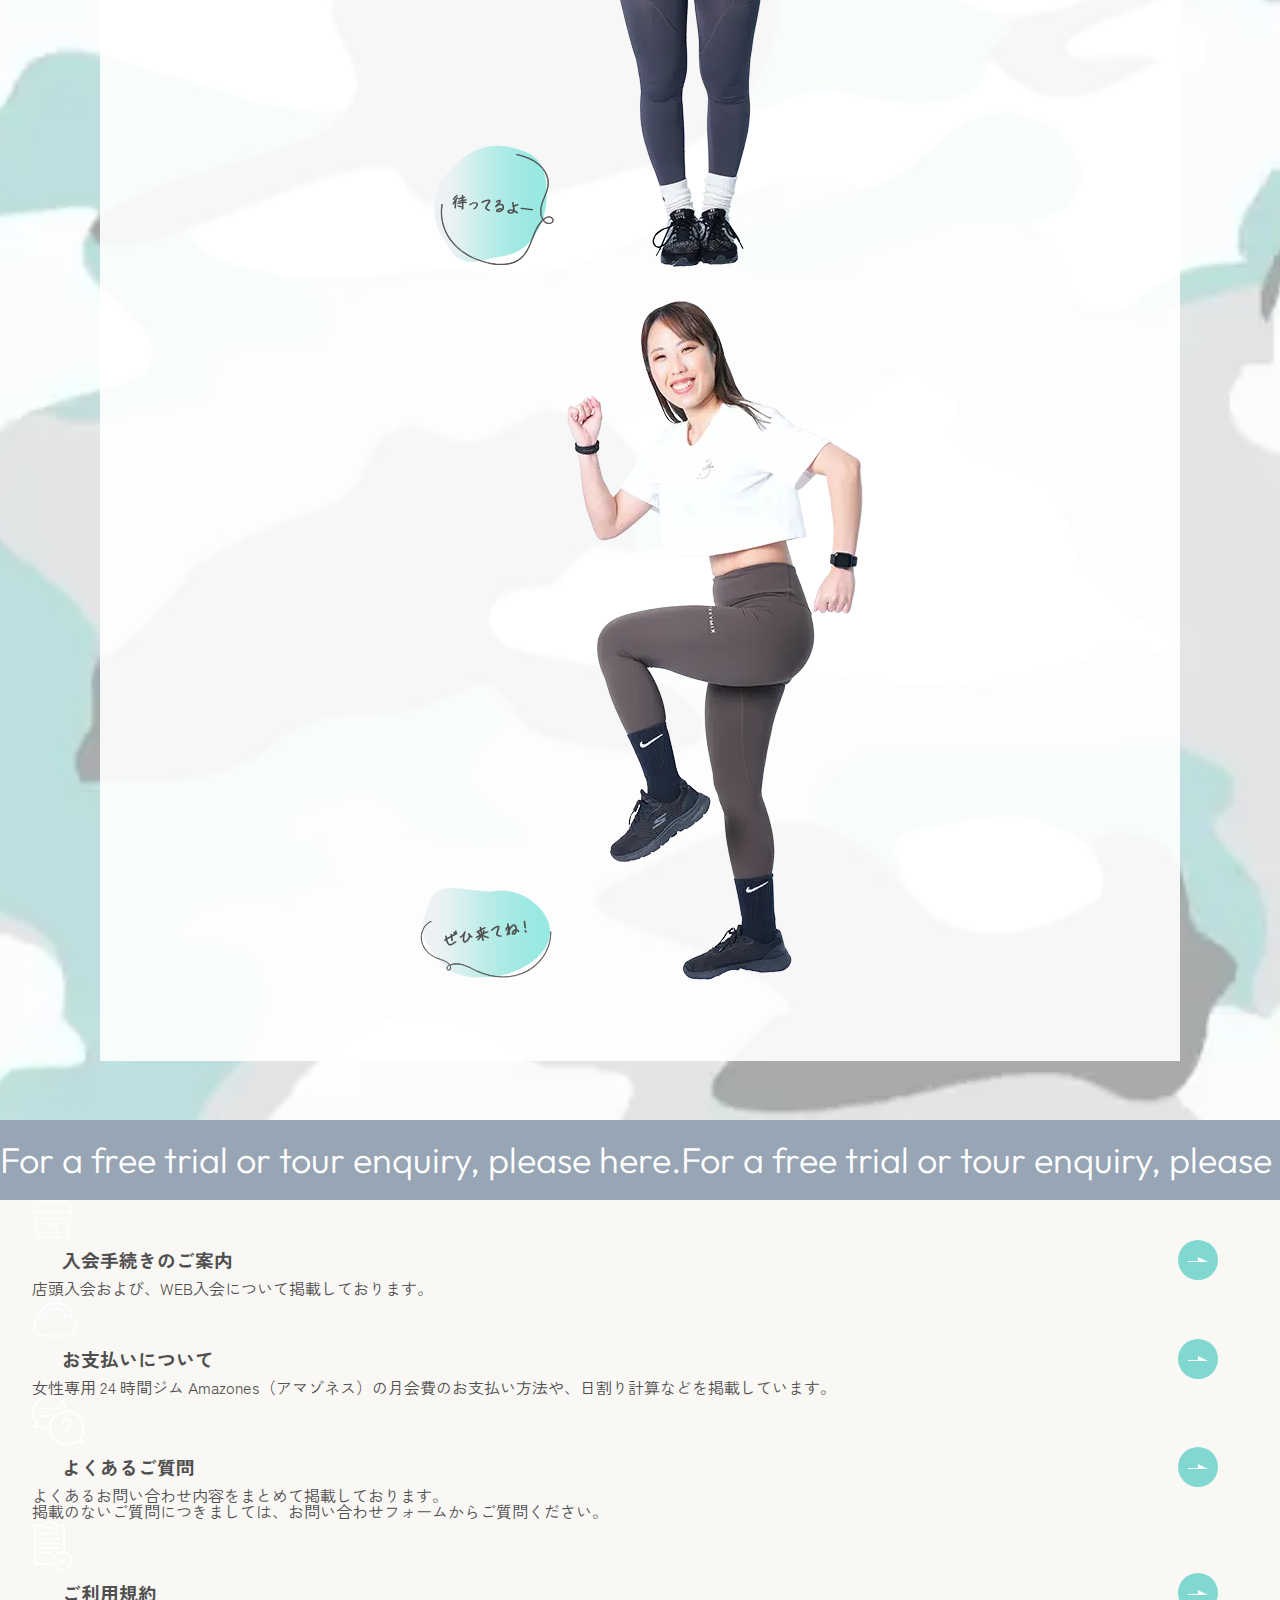
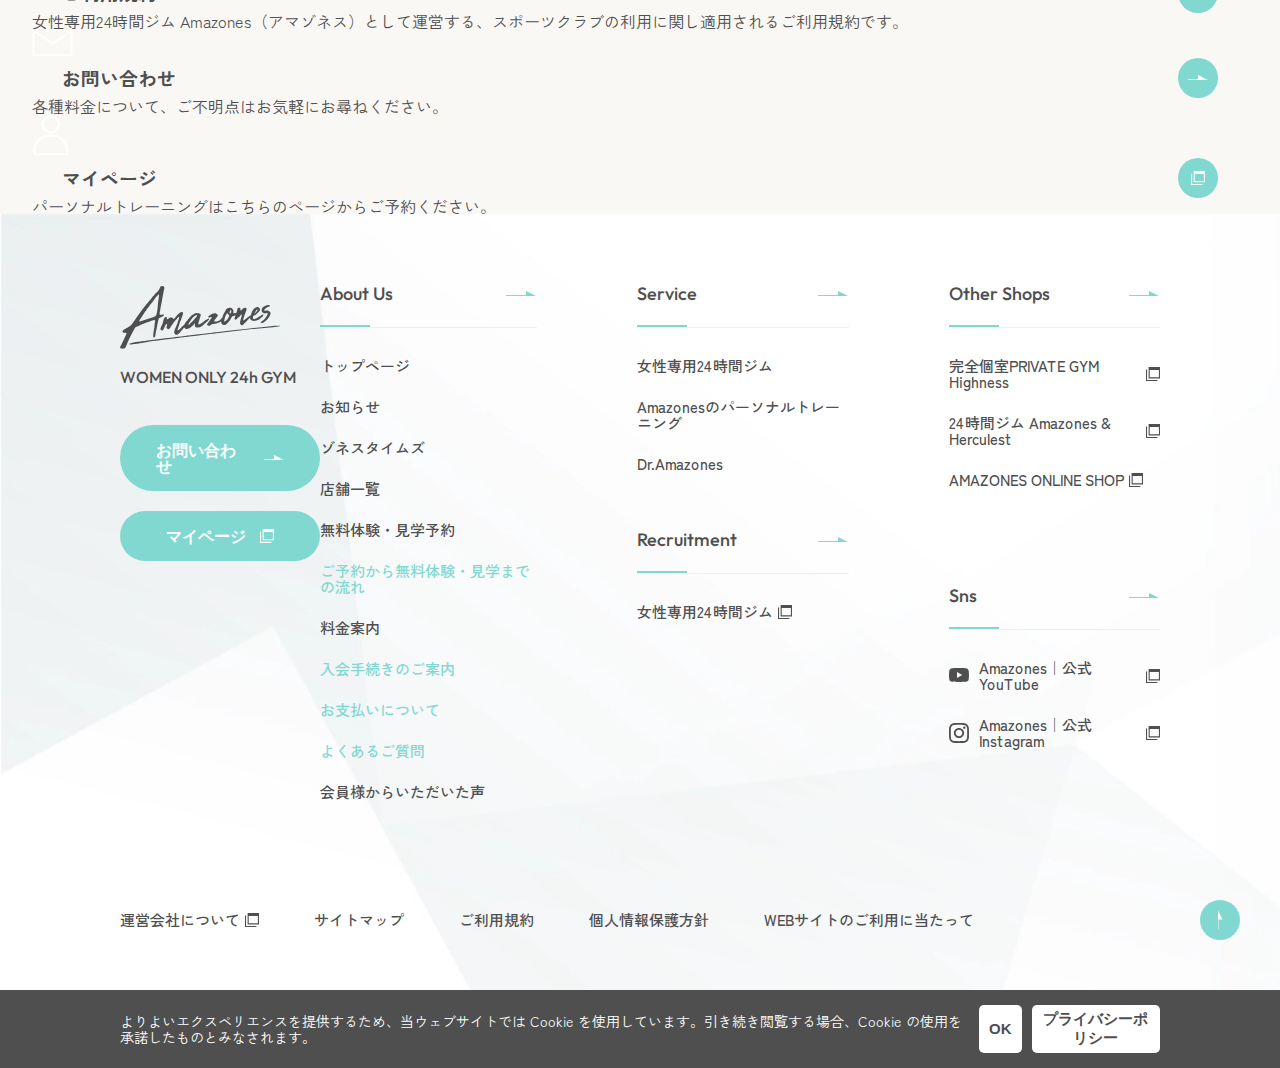
<file: price/index.html>
<!doctype html>
<html lang="ja">
  <head>
    <meta charset="UTF-8" />
    <meta
      name="description"
      content="女性専用24時間ジムAmazones（アマゾネス）の料金について掲載しています。"
    />
    <meta name="viewport" content="width=device-width, initial-scale=1.0" />
    <title>料金案内 | Amazones（アマゾネス） | 初心者向け女性専用24時間ジム</title>
    <!-- GLOBAL CSS -->
    <link href="../assets/css/global.css" rel="stylesheet" type="text/css" />
    <link href="../assets/css/buttons.css" rel="stylesheet" type="text/css" />

    <!--PAYMENT CSS-->
    <link href="../assets/css/price.css" rel="stylesheet" type="text/css" />

    <!-- SCRIPTS -->
    <script src="../assets/js/global.js" defer></script>
    <script src="../assets/js/price.js" defer></script>
    <script src="https://highness.hacomono.jp/js/widget.js" defer></script>
  </head>

  <body>
    <!--HEADER-->
    <header class="I-header">
      <div class="pl-40 pr-30 py-18 flex flex-row items-center justify-between">
        <div class="flex flex-row items-center flex-1 gap-24px">
          <img
            src="../assets/img/common/icon_logo.svg"
            alt="アマゾネス"
            width="159.97px"
            height="62.77px"
          />
          <a href="#" class="text-black1 fw-500 fs-14">アマゾネス</a>
          <p class="font-outfit text-black1 fw-500 fs-13">WOMEN ONLY24h GYM</p>
        </div>

        <div class="flex flex-row items-center gap-15px">
          <a
            href="#"
            class="header-btn bg-lightBlue flex flex-row items-center justify-center gap-10px py-14 pl-21 pr-25 radius-50 w-fit-content"
          >
            <div
              class="icon-wrapper bg-white radius-100 flex flex-row items-center justify-center"
            >
              <img src="../assets/img/common/icon_search.svg" alt="アイコン" />
            </div>
            <div class="flex flex-row items-end gap-5px">
              <div class="flex flex-col items-start gap-8px">
                <p class="text-white fs-14 fw-700">全店相互利用可能</p>
                <p class="text-white fs-14 fw-700">近くの店舗を探す</p>
              </div>
              <img src="../assets/img/common/icon_arrow.svg" alt="アイコン" />
            </div>
          </a>

          <a
            href="#"
            class="header-btn bg-lightBlue flex flex-row items-center justify-center gap-10px py-14 pl-21 pr-21 radius-50 w-fit-content"
          >
            <div
              class="icon-wrapper bg-white radius-100 flex flex-row items-center justify-center"
            >
              <img src="../assets/img/common/icon_24.svg" alt="アイコン" />
            </div>
            <div class="flex flex-row items-end gap-5px">
              <div class="flex flex-col items-start gap-8px">
                <p class="text-white fs-14 fw-700 text-center">
                  24時間WEB予約可能
                </p>
                <p class="text-white fs-15 fw-700 text-center">
                  体験予約はこちら
                </p>
              </div>
              <img src="../assets/img/common/icon_arrow.svg" alt="アイコン" />
            </div>
          </a>
        </div>

        <!--FLOATING HEADER MENU-->
        <div
          id="header-floating-menu"
          class="header-floating-menu flex flex-col items-center justify-between relative"
        >
          <div
            id="floating-menu-btn"
            class="flex flex-col items-center gap-13px"
          >
            <img src="../assets/img/common/icon_menu.svg" alt="アイコン" />
            <p class="font-outfit fs-14 fw-500 text-white">MENU</p>
          </div>

          <div
            id="floating-menu-content"
            class="floating-menu-content cursor-pointer"
          >
            <p
              class="text-vertical menu-vertical-text text-white fs-12 font-outfit fw-500"
            >
              ©2026 Wellness Land Co., Ltd.
            </p>
            <div
              class="flex flex-col items-center gap-8px justify-center bg-base-black1"
            >
              <p
                class="font-outfit fs-12 text-white ls-10 fw-500 text-vertical text-blue-hover"
              >
                SCROLL DOWN
              </p>
              <img
                src="../assets/img/common/icon_scroll_arrow.svg"
                alt="アイコン"
                class="ml-4 img-blue"
              />
            </div>
          </div>
        </div>
      </div>
    </header>

    <main>
      <!-- BANNER -->
      <section class="banner-section">
        <div class="p-banner">
          <div class="p-banner-inner">
            <img
              src="../assets/img/common/img_gym02.webp"
              alt="予約バナー"
              class="p-banner-img"
            />

            <div class="p-banner-overlay"></div>
          </div>

          <!-- BANNER TEXT -->
          <div class="p-banner-content">
            <h1 class="p-banner-title font-zen text-white">料金案内</h1>
            <p class="p-banner-subtitle font-outfit">Price</p>
            <!-- BREADCRUMB -->
            <nav class="c-breadcrumb p-breadcrumb">
              <a href="../index.html" class="c-breadcrumb-home">
                <svg
                  version="1.2"
                  xmlns="http://www.w3.org/2000/svg"
                  viewBox="0 0 17 17"
                  width="17"
                  height="17"
                >
                  <path
                    id="シェイプ894"
                    fill="#81d7cf"
                    d="m6.81 16.4v-4.21c0-0.3 0.3-0.6 0.61-0.6h2.47c0.31 0 0.61 0.3 0.61 0.6v4.21c0 0.33 0.28 0.6 0.62 0.6h4.93c0.34 0 0.62-0.27 0.62-0.6v-8.41q-0.01-0.25-0.18-0.43l-1.67-1.62v-3.96c0-0.33-0.28-0.6-0.62-0.6h-1.23c-0.34 0-0.62 0.27-0.62 0.6v1.56l-3.26-3.19c-0.24-0.23-0.63-0.23-0.87 0q0 0 0 0l-7.4 7.21q-0.17 0.18-0.18 0.43v8.41c0 0.33 0.28 0.6 0.62 0.6h4.93c0.34 0 0.62-0.27 0.62-0.6z"
                  />
                </svg>
              </a>
              <span class="c-breadcrumb-separator">&#x203A;</span>
              <a href="#" class="text-white fs-14 banner-a-link">料金案内</a>
            </nav>
          </div>
        </div>
        <!-- RIBBON DECORATION 01-->
        <img
          src="../assets/img/common/img_ribbon_banner.svg"
          alt="ribbon 01"
          class="ribbon-banner clip-grow-right"
        />
      </section>

      <!-- MONTHLY PLAN -->
      <section class="p-price_section_white">
        <!-- LINKS -->
        <nav class="p-price_links-nav c-maxWidth">
          <a href="#monthly-plan">
            <div class="p-price_links-item">
              <span>月額プラン</span>
              <svg
                version="1.2"
                xmlns="http://www.w3.org/2000/svg"
                viewBox="0 0 13 8"
                width="13"
                height="8"
              >
                <path
                  id="長方形 6 のコピー 6"
                  fill="#81d8d0"
                  d="m10.63 1.23l0.79 0.79-4.75 4.75-0.79-0.79zm-8.42 0l-0.79 0.79 4.74 4.75 0.79-0.8z"
                />
              </svg>
            </div>
          </a>
          <a href="#special-plan">
            <div class="p-price_links-item">
              <span>人数限定プラン</span>
              <svg
                version="1.2"
                xmlns="http://www.w3.org/2000/svg"
                viewBox="0 0 13 8"
                width="13"
                height="8"
              >
                <path
                  id="長方形 6 のコピー 6"
                  fill="#81d8d0"
                  d="m10.63 1.23l0.79 0.79-4.75 4.75-0.79-0.79zm-8.42 0l-0.79 0.79 4.74 4.75 0.79-0.8z"
                />
              </svg>
            </div>
          </a>
          <a href="#initial-cost">
            <div class="p-price_links-item">
              <span>初期費用</span>
              <svg
                version="1.2"
                xmlns="http://www.w3.org/2000/svg"
                viewBox="0 0 13 8"
                width="13"
                height="8"
              >
                <path
                  id="長方形 6 のコピー 6"
                  fill="#81d8d0"
                  d="m10.63 1.23l0.79 0.79-4.75 4.75-0.79-0.79zm-8.42 0l-0.79 0.79 4.74 4.75 0.79-0.8z"
                />
              </svg>
            </div>
          </a>
          <a href="#option-service">
            <div class="p-price_links-item">
              <span>オプションサービス</span>
              <svg
                version="1.2"
                xmlns="http://www.w3.org/2000/svg"
                viewBox="0 0 13 8"
                width="13"
                height="8"
              >
                <path
                  id="長方形 6 のコピー 6"
                  fill="#81d8d0"
                  d="m10.63 1.23l0.79 0.79-4.75 4.75-0.79-0.79zm-8.42 0l-0.79 0.79 4.74 4.75 0.79-0.8z"
                />
              </svg>
            </div>
          </a>
        </nav>

        <!-- CONTENT -->
        <div id="monthly-plan" class="p-price_content c-maxWidth">
          <!-- TITLE -->
          <div class="flex items-center gap-50px">
            <div class="p-price_title_container">
              <p class="p-price_subtitle font-zen">月額プラン</p>
              <h1 class="p-price_title font-outfit">Monthly Plan</h1>
            </div>
            <div class="font-zen fw-500 lh-200">
              <p>
                スタンダード会員の月会費が永年割引きになるキャンペーンもございます。
              </p>
              <p>詳細は各店舗へお尋ねください。</p>
            </div>
          </div>

          <div class="flex">
            <!-- TEXT CONTENT -->
            <div class="flex flex-col flex-1">
              <!-- SUBHEADER -->
              <div class="p-price_subheader">
                <h4>基本料金</h4>
              </div>

              <!-- PRICE LIST -->
              <div class="p-price_text_container">
                <!-- ITEM 1 -->
                <div class="p-price_item_row font-zen">
                  <p class="p-price_item_row_name">スタンダード会員</p>
                  <p class="p-price_item_row_value">月額 9,900円</p>
                </div>
                <!-- ITEM 2 -->
                <div class="p-price_item_row font-zen">
                  <p class="p-price_item_row_name">
                    学生会員
                    <span>（大学・専門学生含む / 学生期間のみ適用）</span>
                  </p>
                  <p class="p-price_item_row_value">月額 7,700円</p>
                </div>
                <!-- ITEM 3 -->
                <div class="p-price_item_row font-zen">
                  <p class="p-price_item_row_name">
                    シニア会員
                    <span>（満60歳以上より適用）</span>
                  </p>
                  <p class="p-price_item_row_value">月額 7,700円</p>
                </div>
                <!-- ITEM 4 -->
                <div class="p-price_item_row font-zen">
                  <p class="p-price_item_row_name">
                    おさんぽ会員
                    <span>（ルームランナーのみ使用可能なプラン）</span>
                  </p>
                  <p class="p-price_item_row_value">月額 5,500円</p>
                </div>
                <!-- ITEM 5 -->
                <div class="p-price_item_row font-zen">
                  <p class="p-price_item_row_name">休憩・休会会員</p>
                  <p class="p-price_item_row_value">月額 2,200円</p>
                </div>
              </div>
            </div>
            <!-- IMAGE CONTENT -->
            <!-- FLOATING SPEAK PERSON 01 -->
            <div class="p-price_speak_image01 flex-1">
              <img
                src="../assets/img/price/img_price_speak_bubble01.svg"
                alt="speak person image"
                class="p-price_speak_bubble01 speech-bubble"
              />
              <img
                src="../assets/img/price/img_price_speak_person01.png"
                alt="speak person image"
                class="p-price_speak_person01"
              />
            </div>
          </div>
        </div>
      </section>

      <!-- SPECIAL PLAN SECTION-->
      <section id="special-plan" class="p-price_section_lightblue">
        <div class="p-price_special_plan c-maxWidth">
          <!-- TITLE -->
          <div class="flex items-center gap-50px">
            <div class="p-price_title_container">
              <p class="p-price_subtitle font-zen">人数限定プラン</p>
              <h1 class="p-price_title font-outfit">Special Plan</h1>
            </div>
            <div class="font-zen fw-500 lh-200">
              <p>
                スタンダード会員の月会費が永年割引きになるキャンペーンもございます。
              </p>
              <p>詳細は各店舗へお尋ねください。</p>
            </div>
          </div>

          <div class="flex flex-col gap-100px">
            <!-- TIER GROUP 1 -->
            <div class="p-price_tiers">
              <!-- TIER CARD 1 -->
              <div class="p-price_tier_card">
                <div class="p-price_tier_header">
                  <span>パーソナルプラン（ライト）</span>
                </div>
                <div
                  class="flex flex-col items-center justify-center gap-2 py-15"
                >
                  <!-- Crown -->
                  <div class="p-price_tier_crown">
                    <img
                      src="../assets/img/common/icon_crown_gold.svg"
                      alt="crown gold icon"
                    />
                  </div>
                  <!-- Subtitle -->
                  <p class="p-price_tier_subtitle font-zen">
                    運動習慣を身に付けたい方に最適
                  </p>
                  <p class="p-price_tier_tagline font-zen">
                    当ジム人気No.1の安心プラン！
                  </p>
                </div>
                <!-- Price -->
                <div class="p-price_tier_header">
                  <span>月額 22,000円</span>
                </div>
                <div class="p-price_tier_body">
                  <!-- Description -->
                  <p class="p-price_tier_desc font-zen">
                    ある程度結果を出したい方や、初心者で運動習慣のレベルを少しだけアップさせたい方のためのプラン
                  </p>
                  <!-- Features -->
                  <div class="p-price_tier_features">
                    <!-- Row 1 -->
                    <div class="p-price_tier_feature">
                      <div class="p-price_tier_feature_icon">
                        <img
                          src="../assets/img/common/icon_24_white.svg"
                          alt="24 hrs icon"
                          height="40"
                        />
                      </div>
                      <p class="font-zen">24時間ジム</p>
                      <p class="font-zen">利用可能</p>
                    </div>
                    <div class="p-price_tier_feature">
                      <div class="p-price_tier_feature_icon">
                        <img
                          src="../assets/img/common/icon_muscle_flex.svg"
                          alt="muscle flex icon"
                        />
                      </div>
                      <p class="font-zen">徹底無料</p>
                      <p class="font-zen">サポート全4回</p>
                    </div>
                    <div class="p-price_tier_feature">
                      <div class="p-price_tier_feature_icon">
                        <img
                          src="../assets/img/common/icon_energy_drink.svg"
                          alt="energy drink icon"
                        />
                      </div>
                      <p class="font-zen">プロテイン</p>
                      <p class="font-zen">飲み放題</p>
                    </div>
                    <!-- Row 2 -->
                    <div class="p-price_tier_feature">
                      <div class="p-price_tier_feature_icon">
                        <img
                          src="../assets/img/common/icon_water_bottle.svg"
                          alt="water bottle icon"
                        />
                      </div>
                      <p class="font-zen">水素水</p>
                      <p class="font-zen">飲み放題</p>
                    </div>
                    <div class="p-price_tier_feature">
                      <div class="p-price_tier_feature_icon">
                        <img
                          src="../assets/img/common/icon_tshirt.svg"
                          alt="tshirt icon"
                        />
                      </div>
                      <p class="font-zen">レンタル</p>
                      <p class="font-zen">セット</p>
                    </div>
                    <div class="p-price_tier_feature">
                      <div class="p-price_tier_feature_icon">
                        <img
                          src="../assets/img/common/icon_weightlift.svg"
                          alt="weightlift icon"
                        />
                      </div>
                      <p class="font-zen">パーソナル</p>
                      <p class="font-zen">トレーニング</p>
                      <p class="font-zen">月4回</p>
                    </div>
                  </div>
                </div>
              </div>

              <!-- TIER CARD 2 -->
              <div class="p-price_tier_card relative">
                <div class="p-price_tier_header">
                  <span>パーソナルプラン（通い放題）</span>
                </div>
                <div
                  class="flex flex-col items-center justify-center gap-2 py-15"
                >
                  <!-- Crown -->
                  <div class="p-price_tier_crown">
                    <img
                      src="../assets/img/common/icon_crown_silver.svg"
                      alt="crown silver icon"
                    />
                  </div>
                  <!-- Subtitle -->
                  <p class="p-price_tier_subtitle font-zen">
                    身体を変えたい方に最適
                  </p>
                  <p class="p-price_tier_tagline font-zen">
                    通い放題でこの月額は破格！
                  </p>
                </div>
                <!-- Price -->
                <div class="p-price_tier_header">
                  <span>月額 44,000円 ｜ モニタープラン 月額 33,000円※</span>
                </div>
                <div class="p-price_tier_body">
                  <!-- Description -->
                  <p class="p-price_tier_desc font-zen">
                    ライトより結果を出したい方や、初心者でも運動習慣のレベルをそれなりにアップさせたい方のためのプラン
                  </p>
                  <!-- Features -->
                  <div class="p-price_tier_features">
                    <!-- Row 1 -->
                    <div class="p-price_tier_feature">
                      <div class="p-price_tier_feature_icon">
                        <img
                          src="../assets/img/common/icon_24_white.svg"
                          alt="24 hrs icon"
                          height="40"
                        />
                      </div>
                      <p class="font-zen">24時間ジム</p>
                      <p class="font-zen">利用可能</p>
                    </div>
                    <div class="p-price_tier_feature">
                      <div class="p-price_tier_feature_icon">
                        <img
                          src="../assets/img/common/icon_muscle_flex.svg"
                          alt="muscle flex icon"
                        />
                      </div>
                      <p class="font-zen">徹底無料</p>
                      <p class="font-zen">サポート全4回</p>
                    </div>
                    <div class="p-price_tier_feature">
                      <div class="p-price_tier_feature_icon">
                        <img
                          src="../assets/img/common/icon_energy_drink.svg"
                          alt="energy drink icon"
                        />
                      </div>
                      <p class="font-zen">プロテイン</p>
                      <p class="font-zen">飲み放題</p>
                    </div>
                    <!-- Row 2 -->
                    <div class="p-price_tier_feature">
                      <div class="p-price_tier_feature_icon">
                        <img
                          src="../assets/img/common/icon_water_bottle.svg"
                          alt="water bottle icon"
                        />
                      </div>
                      <p class="font-zen">水素水</p>
                      <p class="font-zen">飲み放題</p>
                    </div>
                    <div class="p-price_tier_feature">
                      <div class="p-price_tier_feature_icon">
                        <img
                          src="../assets/img/common/icon_tshirt.svg"
                          alt="tshirt icon"
                        />
                      </div>
                      <p class="font-zen">レンタル</p>
                      <p class="font-zen">セット</p>
                    </div>
                    <div class="p-price_tier_feature">
                      <div class="p-price_tier_feature_icon">
                        <img
                          src="../assets/img/common/icon_weightlift.svg"
                          alt="weightlift icon"
                        />
                      </div>
                      <p class="font-zen">パーソナル</p>
                      <p class="font-zen">トレーニング</p>
                      <p class="font-zen">通い放題</p>
                    </div>

                    <!-- Row3 -->
                    <div class="p-price_tier_feature">
                      <div class="p-price_tier_feature_icon">
                        <img
                          src="../assets/img/common/icon_weighing_scale.svg"
                          alt="weighing scale icon"
                        />
                      </div>
                      <p class="font-zen">月次</p>
                      <p class="font-zen">撮影・測定</p>
                    </div>
                  </div>
                </div>

                <!-- EXTRA NOTE -->
                <div class="p-price_tier_extra_note">
                  <p class="font-zen">
                    ※モニタープランは月額33,000円で利用可能ですが、撮影・測定データを
                  </p>
                  <p class="font-zen">
                    当ジムの広告等で利用させていただく場合がございます。
                  </p>
                  <p class="font-zen">
                    詳細は各店舗のスタッフへお尋ねください。
                  </p>
                </div>
              </div>

              <!-- TIER CARD 3 -->
              <div class="p-price_tier_card">
                <div class="p-price_tier_header">
                  <span>アドバンスプラン</span>
                </div>
                <div
                  class="flex flex-col items-center justify-center gap-2 py-15"
                >
                  <!-- Crown -->
                  <div class="p-price_tier_crown">
                    <img
                      src="../assets/img/common/icon_crown_bronze.svg"
                      alt="crown bronze icon"
                    />
                  </div>
                  <!-- Subtitle -->
                  <p class="p-price_tier_subtitle font-zen">
                    お手軽にしっかり通いたい方に最適
                  </p>
                  <p class="p-price_tier_tagline font-zen">
                    手ぶらで空いた時間に通える！
                  </p>
                </div>
                <!-- Price -->
                <div class="p-price_tier_header">
                  <span>月額 13,200円</span>
                </div>
                <div class="p-price_tier_body">
                  <!-- Description -->
                  <p class="p-price_tier_desc font-zen">
                    レンタルセットと水素水&プロテイン飲み放題付きで、手ぶらで来てしっかりトレーニングできるお手軽プラン
                  </p>
                  <!-- Features -->
                  <div class="p-price_tier_features">
                    <!-- Row 1 -->
                    <div class="p-price_tier_feature">
                      <div class="p-price_tier_feature_icon">
                        <img
                          src="../assets/img/common/icon_24_white.svg"
                          alt="24 hrs icon"
                          height="40"
                        />
                      </div>
                      <p class="font-zen">24時間ジム</p>
                      <p class="font-zen">利用可能</p>
                    </div>
                    <div class="p-price_tier_feature">
                      <div class="p-price_tier_feature_icon">
                        <img
                          src="../assets/img/common/icon_muscle_flex.svg"
                          alt="muscle flex icon"
                        />
                      </div>
                      <p class="font-zen">徹底無料</p>
                      <p class="font-zen">サポート全4回</p>
                    </div>
                    <div class="p-price_tier_feature">
                      <div class="p-price_tier_feature_icon">
                        <img
                          src="../assets/img/common/icon_energy_drink.svg"
                          alt="energy drink icon"
                        />
                      </div>
                      <p class="font-zen">プロテイン</p>
                      <p class="font-zen">飲み放題</p>
                    </div>
                    <!-- Row 2 -->
                    <div class="p-price_tier_feature">
                      <div class="p-price_tier_feature_icon">
                        <img
                          src="../assets/img/common/icon_water_bottle.svg"
                          alt="water bottle icon"
                        />
                      </div>
                      <p class="font-zen">水素水</p>
                      <p class="font-zen">飲み放題</p>
                    </div>
                    <div class="p-price_tier_feature">
                      <div class="p-price_tier_feature_icon">
                        <img
                          src="../assets/img/common/icon_tshirt.svg"
                          alt="tshirt icon"
                        />
                      </div>
                      <p class="font-zen">レンタル</p>
                      <p class="font-zen">セット</p>
                    </div>
                  </div>
                </div>
              </div>
            </div>

            <!-- TIER GROUP 2 -->
            <div class="p-price_tiers">
              <!-- TIER CARD 1 -->
              <div class="p-price_tier_card">
                <div class="p-price_tier_header">
                  <span>サポートプラン</span>
                </div>
                <div
                  class="flex flex-col items-center justify-center gap-2 py-15"
                >
                  <!-- Crown -->
                  <div class="p-price_tier_crown">
                    <img
                      src="../assets/img/common/icon_heart_handshake.svg"
                      alt="heart handshake icon"
                    />
                  </div>
                  <!-- Subtitle -->
                  <p class="p-price_tier_subtitle font-zen">
                    これからトレーニングを始める方に最適
                  </p>
                </div>
                <!-- Price -->
                <div class="p-price_tier_header">
                  <span>月額 22,000円</span>
                </div>
                <div class="p-price_tier_body">
                  <!-- Description -->
                  <p class="p-price_tier_desc font-zen">
                    毎月2回までのパーソナル付きで普段のトレーニングのスキルアップや
                    トレーニング習慣をつけていただくのにピッタリのプラン
                  </p>
                  <!-- Features -->
                  <div
                    class="p-price_tier_features p-price_tier_features--cols-5"
                  >
                    <!-- Row 1 -->
                    <div class="p-price_tier_feature">
                      <div class="p-price_tier_feature_icon">
                        <img
                          src="../assets/img/common/icon_24_white.svg"
                          alt="24 hrs icon"
                          height="40"
                        />
                      </div>
                      <p class="font-zen">24時間ジム</p>
                      <p class="font-zen">利用可能</p>
                    </div>
                    <div class="p-price_tier_feature">
                      <div class="p-price_tier_feature_icon">
                        <img
                          src="../assets/img/common/icon_muscle_flex.svg"
                          alt="muscle flex icon"
                        />
                      </div>
                      <p class="font-zen">徹底無料</p>
                      <p class="font-zen">サポート全4回</p>
                    </div>
                    <div class="p-price_tier_feature">
                      <div class="p-price_tier_feature_icon">
                        <img
                          src="../assets/img/common/icon_weightlift.svg"
                          alt="weightlift icon"
                        />
                      </div>
                      <p class="font-zen">パーソナル</p>
                      <p class="font-zen">トレーニング</p>
                      <p class="font-zen">月2回</p>
                    </div>
                  </div>
                </div>
              </div>

              <!-- TIER CARD 2 -->
              <div class="p-price_tier_card">
                <div class="p-price_tier_header">
                  <span>プレミアムプラン</span>
                </div>
                <div
                  class="flex flex-col items-center justify-center gap-2 py-15"
                >
                  <!-- Crown -->
                  <div class="p-price_tier_crown">
                    <img
                      src="../assets/img/common/icon_diamond.svg"
                      alt="diamond icon"
                    />
                  </div>
                  <!-- Subtitle -->
                  <p class="p-price_tier_subtitle font-zen">
                    最速で結果を求める方に最適
                  </p>
                </div>
                <!-- Price -->
                <div class="p-price_tier_header">
                  <span>月額 55,000円</span>
                </div>
                <div class="p-price_tier_body">
                  <!-- Description -->
                  <p class="p-price_tier_desc font-zen">
                    確実に結果を出したい方や理想のボディを手に入れたい方
                    運動習慣のレベルをかなりアップさせたい方のためのパーフェクトプラン
                  </p>
                  <!-- Features -->
                  <div
                    class="p-price_tier_features p-price_tier_features--cols-5"
                  >
                    <!-- Row 1 -->
                    <div class="p-price_tier_feature">
                      <div class="p-price_tier_feature_icon">
                        <img
                          src="../assets/img/common/icon_24_white.svg"
                          alt="24 hrs icon"
                          height="40"
                        />
                      </div>
                      <p class="font-zen">24時間ジム</p>
                      <p class="font-zen">利用可能</p>
                    </div>
                    <div class="p-price_tier_feature">
                      <div class="p-price_tier_feature_icon">
                        <img
                          src="../assets/img/common/icon_muscle_flex.svg"
                          alt="muscle flex icon"
                        />
                      </div>
                      <p class="font-zen">徹底無料</p>
                      <p class="font-zen">サポート全4回</p>
                    </div>
                    <div class="p-price_tier_feature">
                      <div class="p-price_tier_feature_icon">
                        <img
                          src="../assets/img/common/icon_energy_drink.svg"
                          alt="energy drink icon"
                        />
                      </div>
                      <p class="font-zen">プロテイン</p>
                      <p class="font-zen">飲み放題</p>
                    </div>
                    <!-- Row 2 -->
                    <div class="p-price_tier_feature">
                      <div class="p-price_tier_feature_icon">
                        <img
                          src="../assets/img/common/icon_water_bottle.svg"
                          alt="water bottle icon"
                        />
                      </div>
                      <p class="font-zen">水素水</p>
                      <p class="font-zen">飲み放題</p>
                    </div>
                    <div class="p-price_tier_feature">
                      <div class="p-price_tier_feature_icon">
                        <img
                          src="../assets/img/common/icon_tshirt.svg"
                          alt="tshirt icon"
                        />
                      </div>
                      <p class="font-zen">レンタル</p>
                      <p class="font-zen">セット</p>
                    </div>
                    <div class="p-price_tier_feature">
                      <div class="p-price_tier_feature_icon">
                        <img
                          src="../assets/img/common/icon_weightlift.svg"
                          alt="weightlift icon"
                        />
                      </div>
                      <p class="font-zen">パーソナル</p>
                      <p class="font-zen">トレーニング</p>
                      <p class="font-zen">通い放題</p>
                    </div>
                    <div class="p-price_tier_feature">
                      <div class="p-price_tier_feature_icon">
                        <img
                          src="../assets/img/common/icon_weighing_scale.svg"
                          alt="weighing scale icon"
                        />
                      </div>
                      <p class="font-zen">月次</p>
                      <p class="font-zen">撮影・測定</p>
                    </div>
                    <div class="p-price_tier_feature">
                      <div class="p-price_tier_feature_icon">
                        <img
                          src="../assets/img/common/icon_dining_plate.svg"
                          alt="dining plate icon"
                        />
                      </div>
                      <p class="font-zen">食事管理</p>
                    </div>
                  </div>
                </div>
              </div>
            </div>
          </div>
        </div>
      </section>

      <!-- INITIAL COSTS AND OPTION -->
      <section class="p-price_section_white py-100">
        <!-- CONTENT -->
        <div class="c-maxWidth relative">
          <!-- IMAGE CONTENT -->
          <!-- FLOATING PEOPLE JUMP -->
          <div class="p-price_people_image01">
            <img
              src="../assets/img/price/img_price_personJump01.webp"
              alt="person jump image 01"
              class="p-price_people_jump p-price_people_jump01"
            />
            <img
              src="../assets/img/price/img_price_personJump02.webp"
              alt="person jump image 02"
              class="p-price_people_jump p-price_people_jump02"
            />
            <img
              src="../assets/img/price/img_price_personJump03.webp"
              alt="person jump image 03"
              class="p-price_people_jump p-price_people_jump03"
            />
          </div>
          <div class="flex flex-col gap-100px">
            <!-- INITIAL COST -->
            <div id="initial-cost">
              <!-- TITLE -->
              <div class="flex items-center gap-50px">
                <div class="p-price_title_container">
                  <p class="p-price_subtitle font-zen">初期費用</p>
                  <h1 class="p-price_title font-outfit">Initial Cost</h1>
                </div>
                <div class="font-zen fw-500 lh-200">
                  <p>
                    入会金・事務手数料が割引きになるキャンペーンもございます。
                  </p>
                  <p>詳細は各店舗へお尋ねください。</p>
                </div>
              </div>

              <div class="flex">
                <!-- LIST 01-->
                <div class="p-price_text_container flex-1">
                  <!-- ITEM 1 -->
                  <div class="p-price_item_row font-zen">
                    <p class="p-price_item_row_name">入会金・事務手数料</p>
                    <p class="p-price_item_row_value">11,000円</p>
                  </div>
                </div>
                <!-- LIST 02-->
                <div class="p-price_text_container flex-1">
                  <!-- ITEM 1 -->
                  <div class="p-price_item_row font-zen">
                    <p class="p-price_item_row_name">セキュリティ登録料</p>
                    <p class="p-price_item_row_value">5,500円</p>
                  </div>
                </div>
              </div>
            </div>
            <!-- OPTION -->
            <div id="option-service">
              <!-- TITLE -->
              <div class="flex items-center gap-50px">
                <div class="p-price_title_container">
                  <p class="p-price_subtitle font-zen">オプションサービス</p>
                  <h1 class="p-price_title font-outfit">Option</h1>
                </div>
                <div class="font-zen fw-500 lh-200">
                  <p>
                    様々なオプションや店舗独自のサービスをご用意しております。
                  </p>
                  <p>詳細は各店舗へお尋ねください。</p>
                </div>
              </div>

              <div class="flex">
                <!-- LIST 01-->
                <div class="p-price_text_container flex-1">
                  <!-- ITEM 1 -->
                  <div class="p-price_item_row font-zen">
                    <p class="p-price_item_row_name">
                      パーソナルトレーニング <span>（1回 / 30分）</span>
                    </p>
                    <p class="p-price_item_row_value">4,400円</p>
                  </div>
                  <!-- ITEM 2 -->
                  <div class="p-price_item_row font-zen">
                    <p class="p-price_item_row_name">
                      パーソナルトレーニング<span>（4回 / 30日消化）</span>
                    </p>
                    <p class="p-price_item_row_value">13,200円</p>
                  </div>
                  <!-- ITEM 3-->
                  <div class="p-price_item_row font-zen">
                    <p class="p-price_item_row_name">プロテイン 飲み放題</p>
                    <p class="p-price_item_row_value">月額 3,300円</p>
                  </div>
                  <!-- ITEM 4-->
                  <div class="p-price_item_row font-zen">
                    <p class="p-price_item_row_name">水素水 飲み放題</p>
                    <p class="p-price_item_row_value">月額 1,100円</p>
                  </div>
                </div>
                <!-- LIST 02-->
                <div class="p-price_text_container flex-1">
                  <!-- ITEM 1 -->
                  <div class="p-price_item_row font-zen">
                    <p class="p-price_item_row_name">
                      レンタルセット <span>（ウェア・シューズ・タオル）</span>
                    </p>
                    <p class="p-price_item_row_value">月額 2,750円</p>
                  </div>
                  <!-- ITEM 2 -->
                  <div class="p-price_item_row font-zen">
                    <p class="p-price_item_row_name">
                      レンタルセットプラス<span
                        >（ウェア・シューズ・タオル・ロッカー）</span
                      >
                    </p>
                    <p class="p-price_item_row_value">月額 3,300円</p>
                  </div>
                  <!-- ITEM 3-->
                  <div class="p-price_item_row font-zen">
                    <p class="p-price_item_row_name">
                      専用ロッカー <span>（ウェア・シューズ・タオル）</span>
                    </p>
                    <p class="p-price_item_row_value">月額 1,100円</p>
                  </div>
                  <!-- ITEM 4-->
                  <div class="p-price_item_row font-zen">
                    <p class="p-price_item_row_name">
                      ビジター利用 <span>（1度のご利用は3時間まで）</span>
                    </p>
                    <p class="p-price_item_row_value">2,200円</p>
                  </div>
                </div>
              </div>
            </div>
          </div>
        </div>
      </section>

      <!-- ANNOUNCEMENT -->
      <section class="c-announcement_section">
        <!-- CONTENT -->
        <div class="c-announcement c-maxWidth">
          <div class="c-announcement_titleContainer">
            <h2 class="font-zen">まずはお気軽に無料体験・見学へ</h2>
            <h2 class="font-outfit">GO!</h2>
          </div>
          <div class="c-announcement_body">
            <p class="font-zen">
              女性専用24時間ジムAmazones（アマゾネス）では、無料体験や見学を随時受付しております。
            </p>
            <p class="font-zen">
              トレーニングマシンや設備のご説明からカウンセリング・トレーニングまで、今すぐご予約！
            </p>
          </div>
          <button class="btn-light-blue">
            <p class="c-announcement_btn cursor-pointer">
              <img
                src="../assets/img/common/icon_24_white.svg"
                alt="icon 24 white"
                class="icon-hover-lightblue"
              />
              無料体験・見学予約はこちら
              <svg
                width="20"
                height="5"
                viewBox="0 0 20 5"
                fill="none"
                xmlns="http://www.w3.org/2000/svg"
              >
                <path
                  fill-rule="evenodd"
                  clip-rule="evenodd"
                  d="M0 4.9713V4.01685H9.99195V4.9713H0Z"
                  fill="currentColor"
                />
                <path
                  fill-rule="evenodd"
                  clip-rule="evenodd"
                  d="M9.92773 5.00108H19.9195L9.92773 0V5.00108Z"
                  fill="currentColor"
                />
              </svg>
            </p>
          </button>
          <!-- FLOATING SPEAK PERSON 02 -->
          <div class="p-price_speak_container02">
            <div class="p-price_speak_image02">
              <img
                src="../assets/img/price/img_price_speak_bubble02.svg"
                alt="speak person image"
                class="p-price_speak_bubble02 speech-bubble"
              />
              <img
                src="../assets/img/price/img_price_speak_person02.webp"
                alt="speak person image"
                class="p-price_speak_person02"
              />
            </div>
          </div>
          <!-- FLOATING SPEAK PERSON 03 -->
          <div class="p-price_speak_container03">
            <div class="p-price_speak_image03">
              <img
                src="../assets/img/price/img_price_speak_bubble03.svg"
                alt="speak person image"
                class="p-price_speak_bubble03 speech-bubble"
              />
              <img
                src="../assets/img/price/img_price_speak_person03.webp"
                alt="speak person image"
                class="p-price_speak_person03"
              />
            </div>
          </div>
        </div>
      </section>

      <!--TOP TEXT SLIDER-->
      <section>
        <div class="text-slider w-full">
          <div class="slide-track">
            <div class="slide">
              <p class="font-outfit fw-300 fs-36 text-white">
                For a free trial or tour enquiry, please here.
              </p>
            </div>
            <div class="slide">
              <p class="font-outfit fw-300 fs-36 text-white">
                For a free trial or tour enquiry, please here.
              </p>
            </div>
            <div class="slide">
              <p class="font-outfit fw-300 fs-36 text-white">
                For a free trial or tour enquiry, please here.
              </p>
            </div>
            <div class="slide">
              <p class="font-outfit fw-300 fs-36 text-white">
                For a free trial or tour enquiry, please here.
              </p>
            </div>
            <div class="slide">
              <p class="font-outfit fw-300 fs-36 text-white">
                For a free trial or tour enquiry, please here.
              </p>
            </div>
            <div class="slide">
              <p class="font-outfit fw-300 fs-36 text-white">
                For a free trial or tour enquiry, please here.
              </p>
            </div>
            <div class="slide">
              <p class="font-outfit fw-300 fs-36 text-white">
                For a free trial or tour enquiry, please here.
              </p>
            </div>
            <div class="slide">
              <p class="font-outfit fw-300 fs-36 text-white">
                For a free trial or tour enquiry, please here.
              </p>
            </div>
            <div class="slide">
              <p class="font-outfit fw-300 fs-36 text-white">
                For a free trial or tour enquiry, please here.
              </p>
            </div>
            <div class="slide">
              <p class="font-outfit fw-300 fs-36 text-white">
                For a free trial or tour enquiry, please here.
              </p>
            </div>
            <div class="slide">
              <p class="font-outfit fw-300 fs-36 text-white">
                For a free trial or tour enquiry, please here.
              </p>
            </div>
            <div class="slide">
              <p class="font-outfit fw-300 fs-36 text-white">
                For a free trial or tour enquiry, please here.
              </p>
            </div>
            <div class="slide">
              <p class="font-outfit fw-300 fs-36 text-white">
                For a free trial or tour enquiry, please here.
              </p>
            </div>
            <div class="slide">
              <p class="font-outfit fw-300 fs-36 text-white">
                For a free trial or tour enquiry, please here.
              </p>
            </div>
          </div>
        </div>
      </section>

      <!-- FAQ -->
      <section class="p-price_faq_section">
        <div class="p-price_faq c-maxWidth">
          <!-- ROW 1 -->
          <div class="p-price_faq_row">
            <!-- CARD 1 -->
            <div class="p_price_faq_card">
              <div class="p_price_faq_card_header">
                <div class="p_price_faq_card_icon">
                  <svg
                    version="1.2"
                    xmlns="http://www.w3.org/2000/svg"
                    viewBox="0 0 41 39"
                    width="41"
                    height="39"
                  >
                    <path
                      id="シェイプ 1093"
                      fill="#fbfdfd"
                      d="m6.79 38.49c-1.73 0-3.15-1.42-3.15-3.16v-15h-0.07q-0.05 0.01-0.1 0.01-0.67 0-1.21-0.34c-1.25-0.79-1.77-2.7-1.77-6.58q0-0.84 0.16-1.65 0.01-0.21 0.09-0.39 0.16-0.63 0.4-1.2l3.23-7.73c0.5-1.18 1.64-1.94 2.91-1.94h26.44c1.27 0 2.41 0.76 2.9 1.94l3.24 7.73q0.24 0.58 0.4 1.19 0.08 0.19 0.08 0.39 0.17 0.82 0.17 1.66c0 3.88-0.52 5.79-1.77 6.58q-0.54 0.34-1.22 0.34-0.04 0-0.08-0.01h-0.08v15c0 1.74-1.41 3.16-3.15 3.16zm17.38-13.94c0.93 0 1.68 0.76 1.68 1.68v10.37h8.36c0.69 0 1.26-0.57 1.26-1.27v-15.69l-0.04-0.02q-0.12-0.08-0.24-0.16c-0.51-0.35-0.85-0.57-1.65-0.57-0.8 0-1.13 0.22-1.65 0.57-0.59 0.4-1.32 0.9-2.7 0.9-1.38 0-2.12-0.5-2.71-0.9-0.51-0.35-0.84-0.57-1.64-0.57-0.8 0-1.13 0.22-1.65 0.57-0.59 0.4-1.32 0.9-2.69 0.9-1.38 0-2.11-0.5-2.7-0.9-0.51-0.35-0.85-0.57-1.65-0.57-0.79 0-1.13 0.22-1.64 0.57-0.59 0.4-1.33 0.9-2.71 0.9-1.37 0-2.11-0.5-2.7-0.9-0.51-0.35-0.85-0.57-1.65-0.57-0.8 0-1.13 0.22-1.64 0.57q-0.12 0.08-0.25 0.16l-0.03 0.02v15.69c0 0.7 0.56 1.27 1.26 1.27h8.35v-10.37c0-0.92 0.75-1.68 1.68-1.68zm-7.14 12.04h6.93v-10.15h-6.93zm7.81-19.6c1.37 0 2.11 0.5 2.7 0.9 0.51 0.35 0.85 0.58 1.64 0.58 0.8 0 1.14-0.23 1.65-0.58 0.59-0.4 1.33-0.9 2.71-0.9 1.37 0 2.11 0.5 2.7 0.9q0.3 0.21 0.58 0.36c0.16 0.07 0.46 0.2 0.69 0.2q0.13 0 0.22-0.05c0.33-0.21 0.88-1.13 0.88-4.98q0-0.32-0.03-0.64l-0.01-0.06h-36.16v0.06q-0.03 0.32-0.03 0.64c0 3.85 0.55 4.77 0.88 4.98q0.08 0.05 0.21 0.05c0.24 0 0.54-0.13 0.7-0.21q0.28-0.14 0.57-0.35c0.6-0.4 1.33-0.9 2.71-0.9 1.37 0 2.11 0.5 2.7 0.9 0.51 0.35 0.85 0.58 1.65 0.58 0.8 0 1.14-0.23 1.65-0.58 0.59-0.4 1.32-0.9 2.7-0.9 1.37 0 2.11 0.5 2.7 0.9 0.51 0.35 0.85 0.58 1.64 0.58 0.8 0 1.13-0.23 1.64-0.58 0.59-0.4 1.33-0.9 2.71-0.9zm-17.57-14.58c-0.51 0-0.96 0.3-1.16 0.77l-3.2 7.65h35.16l-3.2-7.65c-0.19-0.47-0.65-0.77-1.16-0.77z"
                    />
                  </svg>
                </div>
                <div class="flex items-center justify-between w-full px-30">
                  <h3 class="font-zen">入会手続きのご案内</h3>
                  <div class="btn_icn_light_blue">
                    <svg
                      width="20"
                      height="5"
                      viewBox="0 0 20 5"
                      fill="none"
                      xmlns="http://www.w3.org/2000/svg"
                    >
                      <path
                        fill-rule="evenodd"
                        clip-rule="evenodd"
                        d="M0 4.9713V4.01685H9.99195V4.9713H0Z"
                        fill="white"
                      />
                      <path
                        fill-rule="evenodd"
                        clip-rule="evenodd"
                        d="M9.92773 5.00108H19.9195L9.92773 0V5.00108Z"
                        fill="white"
                      />
                    </svg>
                  </div>
                </div>
              </div>
              <div class="p_price_faq_card_body">
                <p class="font-zen">
                  店頭入会および、WEB入会について掲載しております。
                </p>
              </div>
            </div>
            <!-- CARD 2 -->
            <div class="p_price_faq_card">
              <div class="p_price_faq_card_header">
                <div class="p_price_faq_card_icon">
                  <svg
                    version="1.2"
                    xmlns="http://www.w3.org/2000/svg"
                    viewBox="0 0 46 42"
                    width="46"
                    height="42"
                  >
                    <path
                      id="シェイプ 1094"
                      fill="#fbfefe"
                      d="m12.17 40.99c-6.05 0-10.97-4.92-10.97-10.96 0-3.48 1.6-6.67 4.39-8.77l0.12-0.09v-0.16c0-3.94 1.83-7.62 5.14-10.38 1.77-1.48 3.85-2.59 6.16-3.31l0.41-0.13-0.24-0.36c-0.41-0.61-0.63-1.34-0.63-2.08 0-2.06 1.68-3.74 3.74-3.74 0.92 0 1.81 0.34 2.5 0.95l0.21 0.19 0.21-0.19c0.69-0.61 1.58-0.95 2.5-0.95 2.06 0 3.74 1.68 3.74 3.74 0 0.74-0.22 1.47-0.63 2.08l-0.24 0.36 0.41 0.13c2.31 0.72 4.39 1.83 6.16 3.31 3.31 2.76 5.14 6.44 5.14 10.37v0.14l0.11 0.11 0.01 0.01c2.79 2.1 4.39 5.29 4.39 8.77 0 6.04-4.92 10.96-10.97 10.96zm0-19.86c-4.9 0-8.89 3.99-8.89 8.9 0 4.9 3.99 8.89 8.89 8.89h21.67c4.91 0 8.9-3.99 8.9-8.89 0-4.91-3.99-8.9-8.9-8.9h-0.05c-0.52 0-0.97-0.39-1.03-0.91-0.48-4.05-4.76-7.21-9.75-7.21-4.99 0-9.27 3.16-9.75 7.21-0.07 0.52-0.51 0.91-1.03 0.91zm10.83-10.19c2.74 0 5.41 0.8 7.51 2.25 2.08 1.44 3.54 3.46 4.1 5.68l0.05 0.22 0.23 0.02q1.43 0.14 2.78 0.64l0.51 0.2-0.08-0.55c-0.97-6.22-7.46-10.91-15.1-10.91-7.64 0-14.12 4.69-15.09 10.91l-0.09 0.55 0.52-0.2q1.35-0.5 2.78-0.64l0.22-0.02 0.06-0.22c0.56-2.22 2.01-4.24 4.09-5.68 2.11-1.45 4.77-2.25 7.51-2.25zm2.71-7.87c-0.92 0-1.67 0.76-1.67 1.68 0 0.92 0.75 1.67 1.67 1.67 0.92 0 1.68-0.75 1.68-1.67 0-0.92-0.76-1.68-1.68-1.68zm-5.42 0c-0.92 0-1.67 0.76-1.67 1.68 0 0.92 0.75 1.67 1.67 1.67 0.93 0 1.68-0.75 1.68-1.67 0-0.92-0.75-1.68-1.68-1.68z"
                    />
                  </svg>
                </div>
                <div class="flex items-center justify-between w-full px-30">
                  <h3 class="font-zen">お支払いについて</h3>
                  <div class="btn_icn_light_blue">
                    <svg
                      width="20"
                      height="5"
                      viewBox="0 0 20 5"
                      fill="none"
                      xmlns="http://www.w3.org/2000/svg"
                    >
                      <path
                        fill-rule="evenodd"
                        clip-rule="evenodd"
                        d="M0 4.9713V4.01685H9.99195V4.9713H0Z"
                        fill="white"
                      />
                      <path
                        fill-rule="evenodd"
                        clip-rule="evenodd"
                        d="M9.92773 5.00108H19.9195L9.92773 0V5.00108Z"
                        fill="white"
                      />
                    </svg>
                  </div>
                </div>
              </div>
              <div class="p_price_faq_card_body">
                <p class="font-zen">
                  女性専用 24 時間ジム
                  Amazones（アマゾネス）の月会費のお支払い方法や、日割り計算などを掲載しています。　　
                </p>
              </div>
            </div>
          </div>
          <!-- ROW 2 -->
          <div class="p-price_faq_row">
            <!-- CARD 1 -->
            <div class="p_price_faq_card">
              <div class="p_price_faq_card_header">
                <div class="p_price_faq_card_icon">
                  <svg
                    version="1.2"
                    xmlns="http://www.w3.org/2000/svg"
                    viewBox="0 0 53 51"
                    width="53"
                    height="51"
                  >
                    <path
                      id="シェイプ 1093"
                      fill-rule="evenodd"
                      fill="white"
                      
                      d="m52.28 46.74c0.05 0.44-0.23 0.86-0.66 0.97-2.19 0.54-4.5 0.35-6.57-0.55-10.86 8.1-26.92 0.68-27.85-12.86-1.03-10.58 8.42-20.03 18.97-18.98 3.33 0.27 6.51 1.49 9.18 3.51 7.74 5.87 9.27 16.93 3.41 24.69 1.93 2.27 2.64 2.36 2.64 2.36 0.46 0.04 0.83 0.4 0.88 0.86zm-3.63-0.61q-0.64-0.62-1.47-1.61c-0.47-0.56-0.48-1.37-0.03-1.94 2.41-3.11 3.58-7 3.27-10.93-1-13.28-17.42-19.4-26.8-9.92-9.58 9.48-3.28 26.16 10.19 26.91 3.8 0.22 7.56-0.95 10.57-3.29 0.3-0.24 0.72-0.27 1.05-0.07 1 0.51 2.1 0.8 3.22 0.85zm-34.03-12.7c0.5 0.11 0.81 0.61 0.7 1.11-0.11 0.5-0.61 0.81-1.11 0.7-2.33-0.52-4.53-1.52-6.46-2.93-2.07 0.9-4.38 1.1-6.57 0.55-0.41-0.1-0.71-0.47-0.71-0.9 0-0.51 0.42-0.93 0.93-0.93 0 0 0.7-0.09 2.64-2.35-2.6-3.44-3.85-7.72-3.52-12.01 1.78-18.91 27.61-22.31 34.14-4.47 0.16 0.47-0.09 0.99-0.56 1.16-0.48 0.18-1.01-0.07-1.19-0.55-0.56-1.61-1.38-3.11-2.43-4.46-5.34-6.87-15.23-8.1-22.09-2.75-6.85 5.35-8.08 15.26-2.74 22.14 1.09 1.31-0.81 2.78-1.51 3.56 1.15-0.06 2.28-0.36 3.31-0.91 0.32-0.15 0.69-0.11 0.97 0.11 1.82 1.43 3.94 2.43 6.2 2.93zm21.96-0.49c-0.54 0.19-0.9 0.7-0.92 1.27v1.99c-0.01 0.5-0.41 0.9-0.91 0.91-0.51 0.01-0.93-0.39-0.94-0.91v-1.99c0.01-1.34 0.85-2.53 2.1-3 1.25-0.48 2.07-1.68 2.07-3.02-0.01-1.8-1.46-3.25-3.25-3.25-1.79 0-3.24 1.45-3.24 3.25 0 0.51-0.41 0.93-0.92 0.93-0.51 0-0.93-0.42-0.93-0.93q0-0.51 0.11-1.01c0.58-2.78 3.3-4.56 6.07-3.98 4.87 1.01 5.4 7.98 0.76 9.74zm-1.83 6.36c0.51 0 0.93 0.41 0.93 0.93 0 0.51-0.42 0.92-0.93 0.92-0.5-0.01-0.89-0.41-0.91-0.9-0.01-0.52 0.4-0.94 0.91-0.95q0 0 0 0zm-7.43-25.89c0 0.51-0.41 0.92-0.92 0.92h-18.52c-0.51 0-0.92-0.41-0.92-0.92 0-0.52 0.41-0.93 0.92-0.93 0 0 18.52 0 18.52 0 0.51 0 0.92 0.41 0.92 0.93q0 0 0 0zm-9.02 6.49c0.49 0.01 0.9 0.41 0.9 0.91 0.01 0.51-0.39 0.94-0.9 0.95h-10.42c-0.49-0.02-0.89-0.41-0.9-0.91-0.02-0.51 0.39-0.94 0.9-0.95z"
                    />
                  </svg>
                </div>
                <div class="flex items-center justify-between w-full px-30">
                  <h3 class="font-zen">よくあるご質問</h3>
                  <div class="btn_icn_light_blue">
                    <svg
                      width="20"
                      height="5"
                      viewBox="0 0 20 5"
                      fill="none"
                      xmlns="http://www.w3.org/2000/svg"
                    >
                      <path
                        fill-rule="evenodd"
                        clip-rule="evenodd"
                        d="M0 4.9713V4.01685H9.99195V4.9713H0Z"
                        fill="white"
                      />
                      <path
                        fill-rule="evenodd"
                        clip-rule="evenodd"
                        d="M9.92773 5.00108H19.9195L9.92773 0V5.00108Z"
                        fill="white"
                      />
                    </svg>
                  </div>
                </div>
              </div>
              <div class="p_price_faq_card_body">
                <p class="font-zen">
                  よくあるお問い合わせ内容をまとめて掲載しております。
                </p>
                <p class="font-zen">
                  掲載のないご質問につきましては、<span>お問い合わせフォーム</span>からご質問ください。
                </p>
              </div>
            </div>
            <!-- CARD 2 -->
            <div class="p_price_faq_card">
              <div class="p_price_faq_card_header">
                <div class="p_price_faq_card_icon">
                  <svg
                    version="1.2"
                    xmlns="http://www.w3.org/2000/svg"
                    viewBox="0 0 42 53"
                    width="42"
                    height="53"
                  >
                    <path
                      id="シェイプ 1094"
                      fill-rule="evenodd"
                      fill="white"
                      
                      d="m6.66 14.64c0-0.46 0.37-0.83 0.82-0.83h20.03c0.45 0 0.82 0.37 0.82 0.83 0 0.45-0.37 0.82-0.82 0.82h-20.03c-0.45 0-0.82-0.37-0.82-0.82zm0 4.82c0-0.46 0.37-0.82 0.82-0.82h20.03c0.45 0 0.82 0.36 0.82 0.82 0 0.45-0.37 0.82-0.82 0.82h-20.03c-0.45 0-0.82-0.37-0.82-0.82zm0 4.82c0-0.46 0.37-0.82 0.82-0.82h20.03c0.45 0 0.82 0.36 0.82 0.82 0 0.45-0.37 0.82-0.82 0.82h-20.03c-0.45 0-0.82-0.37-0.82-0.82zm0 4.82c0-0.46 0.37-0.82 0.82-0.82h20.03c0.45 0 0.82 0.36 0.82 0.82 0 0.45-0.37 0.82-0.82 0.82h-20.03c-0.45 0-0.82-0.37-0.82-0.82zm13.38 4.82c0 0.45-0.37 0.82-0.82 0.82h-11.74c-0.45 0-0.82-0.37-0.82-0.82 0-0.45 0.37-0.82 0.82-0.82h11.74c0.45 0 0.82 0.37 0.82 0.82zm-7.67 4.82c0 0.45-0.37 0.82-0.83 0.82h-4.06c-0.45 0-0.82-0.37-0.82-0.82 0-0.45 0.37-0.82 0.82-0.82h4.06c0.46 0 0.83 0.37 0.83 0.82zm27.64 2.94c0 2.61-1.02 5.06-2.86 6.9-1.84 1.84-4.29 2.85-6.89 2.85-2.61 0-5.06-1.01-6.9-2.85q-1.35-1.36-2.08-3.08h-18.47c-0.45 0-0.82-0.36-0.82-0.82v-38.03c0-0.46 0.37-0.83 0.82-0.83h6.78v-1.04c0-0.45 0.37-0.82 0.82-0.82h3.82c0.37-1.45 1.69-2.54 3.26-2.54 1.57 0 2.89 1.09 3.26 2.54h3.82q0 0 0 0 0.34 0 0.58 0.24 0.24 0.24 0.24 0.58v1.04h6.78c0.46 0 0.83 0.37 0.83 0.83v25.67c1.55 0.46 2.97 1.29 4.15 2.47 1.84 1.84 2.86 4.29 2.86 6.89zm-28.78-36.07v0.96q0.01 0.03 0.01 0.08 0 0.04-0.01 0.07v1.02h12.52v-2.14l-3.72 0.01q0 0 0 0-0.34-0.01-0.58-0.24-0.24-0.25-0.24-0.59c0-0.94-0.77-1.71-1.72-1.71-0.94 0-1.71 0.77-1.71 1.71 0 0.46-0.37 0.83-0.83 0.83zm9.52 38.25q-0.25-1.06-0.25-2.18c0-2.6 1.02-5.05 2.86-6.89 1.84-1.84 4.29-2.85 6.89-2.85q0.56 0 1.1 0.06v-24.53h-5.96v1.09c0 0.46-0.37 0.82-0.82 0.82h-14.16c-0.45 0-0.82-0.36-0.82-0.82v-1.09h-5.95v36.39zm17.61-2.18c0-3.86-2.72-7.1-6.34-7.91q-0.02 0-0.03 0-0.84-0.19-1.74-0.19c-4.47 0-8.1 3.64-8.1 8.1 0 4.47 3.63 8.11 8.1 8.11 4.47 0 8.11-3.64 8.11-8.11zm-4.38-2.8c0.33 0.33 0.33 0.85 0 1.17l-4.44 4.44q-0.24 0.23-0.58 0.24 0 0 0 0-0.34-0.01-0.58-0.24l-1.86-1.86c-0.32-0.33-0.32-0.85 0-1.17 0.33-0.32 0.85-0.32 1.17 0l1.27 1.28 3.86-3.86c0.32-0.32 0.84-0.32 1.16 0z"
                    />
                  </svg>
                </div>
                <div class="flex items-center justify-between w-full px-30">
                  <h3 class="font-zen">ご利用規約</h3>
                  <div class="btn_icn_light_blue">
                    <svg
                      width="20"
                      height="5"
                      viewBox="0 0 20 5"
                      fill="none"
                      xmlns="http://www.w3.org/2000/svg"
                    >
                      <path
                        fill-rule="evenodd"
                        clip-rule="evenodd"
                        d="M0 4.9713V4.01685H9.99195V4.9713H0Z"
                        fill="white"
                      />
                      <path
                        fill-rule="evenodd"
                        clip-rule="evenodd"
                        d="M9.92773 5.00108H19.9195L9.92773 0V5.00108Z"
                        fill="white"
                      />
                    </svg>
                  </div>
                </div>
              </div>
              <div class="p_price_faq_card_body">
                <p class="font-zen">
                  女性専用24時間ジム
                  Amazones（アマゾネス）として運営する、スポーツクラブの利用に関し適用されるご利用規約です。
                </p>
              </div>
            </div>
          </div>
          <!-- ROW 3 -->
          <div class="p-price_faq_row">
            <!-- CARD 3 -->
            <div class="p_price_faq_card">
              <div class="p_price_faq_card_header">
                <div class="p_price_faq_card_icon">
                  <svg
                    version="1.2"
                    xmlns="http://www.w3.org/2000/svg"
                    viewBox="0 0 41 28"
                    width="41"
                    height="28"
                  >
                    <path
                      id="シェイプ 1093"
                      
                      fill="white"
                      d="m40.49 1.81q0-0.01 0-0.02-0.01-0.04-0.01-0.07-0.01-0.02-0.01-0.03 0-0.03-0.01-0.05-0.01-0.02-0.01-0.04-0.01-0.02-0.01-0.03-0.01-0.03-0.02-0.06-0.01-0.01-0.01-0.02-0.02-0.03-0.04-0.07 0-0.01-0.01-0.02-0.02-0.03-0.04-0.06 0 0 0 0-0.01-0.01-0.02-0.03-0.01-0.02-0.03-0.04-0.02-0.02-0.04-0.04-0.01-0.02-0.03-0.03-0.02-0.02-0.04-0.04-0.01-0.01-0.03-0.02-0.02-0.02-0.04-0.04-0.02-0.01-0.03-0.02-0.02-0.01-0.05-0.03-0.02-0.01-0.04-0.02-0.02-0.01-0.04-0.02-0.02-0.01-0.04-0.02-0.02-0.01-0.04-0.01-0.02-0.01-0.05-0.02-0.02 0-0.04-0.01-0.02-0.01-0.05-0.01-0.02 0-0.05-0.01-0.02 0-0.04 0-0.03-0.01-0.06-0.01-0.02 0-0.03 0h-0.02q0 0 0 0h-38.04q0 0 0 0-0.03 0-0.06 0-0.02 0.01-0.04 0.01-0.02 0-0.04 0-0.16 0.03-0.31 0.1 0 0-0.01 0.01-0.01 0.01-0.03 0.02-0.12 0.07-0.22 0.18-0.02 0.02-0.03 0.04-0.01 0.01-0.02 0.02-0.02 0.03-0.04 0.05 0 0.01-0.01 0.01 0 0.01-0.01 0.02-0.02 0.03-0.03 0.06-0.01 0.01-0.02 0.03-0.01 0.03-0.02 0.05-0.01 0.02-0.02 0.04 0 0.03-0.01 0.05-0.01 0.03-0.01 0.05-0.01 0.02-0.01 0.04-0.01 0.03-0.01 0.06-0.01 0.02-0.01 0.04 0 0.03 0 0.06 0 0.01 0 0.03v0.01q0 0 0 0v24.21c0 0.54 0.43 0.97 0.96 0.97h38.06c0.53 0 0.96-0.43 0.96-0.97v-24.22q0-0.01 0-0.01 0-0.03 0-0.07zm-4.05 1.04l-15.39 10.69-16.34-10.69zm-34 22.3v-21.48l18.1 11.84q0.25 0.16 0.53 0.16 0.3 0 0.55-0.17l16.94-11.77v21.42z"
                    />
                  </svg>
                </div>
                <div class="flex items-center justify-between w-full px-30">
                  <h3 class="font-zen">お問い合わせ</h3>
                  <div class="btn_icn_light_blue">
                    <svg
                      width="20"
                      height="5"
                      viewBox="0 0 20 5"
                      fill="none"
                      xmlns="http://www.w3.org/2000/svg"
                    >
                      <path
                        fill-rule="evenodd"
                        clip-rule="evenodd"
                        d="M0 4.9713V4.01685H9.99195V4.9713H0Z"
                        fill="white"
                      />
                      <path
                        fill-rule="evenodd"
                        clip-rule="evenodd"
                        d="M9.92773 5.00108H19.9195L9.92773 0V5.00108Z"
                        fill="white"
                      />
                    </svg>
                  </div>
                </div>
              </div>
              <div class="p_price_faq_card_body">
                <p class="font-zen">
                  各種料金について、ご不明点はお気軽にお尋ねください。
                </p>
              </div>
            </div>
            <!-- CARD 4 -->
            <div class="p_price_faq_card">
              <div class="p_price_faq_card_header">
                <div class="p_price_faq_card_icon">
                  <svg
                    version="1.2"
                    xmlns="http://www.w3.org/2000/svg"
                    viewBox="0 0 38 43"
                    width="38"
                    height="43"
                  >
                    <path
                      id="シェイプ 1365"
                      fill="white"
                     
                      d="m18.91 1.25h0.05c2.48 0.01 4.8 0.97 6.54 2.69 1.74 1.72 2.69 4 2.68 6.42-0.03 4.96-4.19 9-9.27 9h-0.06c-5.09-0.02-9.23-4.08-9.21-9.11 0.03-4.96 4.18-9 9.27-9m-0.02 15.84c0.01 0 0.05 0 0.05 0 3.83-0.03 6.93-3.09 6.9-6.83-0.02-3.72-3.14-6.74-6.99-6.74q0 0 0 0c-3.81 0.02-6.9 3.06-6.9 6.78 0 0 0 0.05 0 0.05 0.03 3.72 3.14 6.74 6.94 6.74m2.22 3.66c8.37 0.04 15.16 6.71 15.15 14.89v4.49q-0.01 0.46-0.34 0.8-0.34 0.32-0.81 0.33h-32.51q-0.48-0.01-0.82-0.33-0.33-0.34-0.33-0.8v-4.49c-0.01-8.17 6.78-14.85 15.14-14.89h4.52m-17.1 18.24h29.69c0.14 0 0.26-0.11 0.26-0.25v-3.1c0.01-6.93-5.76-12.59-12.85-12.62h-4.52c-7.09 0.03-12.85 5.69-12.84 12.62v3.1c0 0.14 0.12 0.25 0.26 0.25"
                    />
                  </svg>
                </div>
                <div class="flex items-center justify-between w-full px-30">
                  <h3 class="font-zen">マイページ</h3>
                  <div class="btn_icn_light_blue">
                    <svg
                      version="1.2"
                      xmlns="http://www.w3.org/2000/svg"
                      viewBox="0 0 16 16"
                      width="16"
                      height="16"
                    >
                      <path
                        id="シェイプ 1359"
                        fill-rule="evenodd"
                        
                        fill="white"
                        d="m14.99 1.01v11.36h-11.36v-11.36zm-1.09 3.06h-9.17v7.21h9.17zm-1.53 9.82v1.1h-11.36v-11.36h1.1v10.26z"
                      />
                    </svg>
                  </div>
                </div>
              </div>
              <div class="p_price_faq_card_body">
                <p class="font-zen">
                  パーソナルトレーニングはこちらのページからご予約ください。
                </p>
              </div>
            </div>
          </div>
        </div>
      </section>
    </main>

    <footer class="I-footer w-full flex flex-col gap-0px">
      <div class="footer-main-container flex flex-col gap-100px">
        <div class="flex flex-row justify-between w-full">
          <div class="flex flex-col items-start gap-40px">
            <div class="flex flex-col gap-20px">
              <img
                src="../assets/img/common/icon_logo.svg"
                alt="アマゾネス"
                width="160px"
                height="auto"
              />
              <p class="font-outfit fw-500">WOMEN ONLY 24h GYM</p>
            </div>

            <div class="flex flex-col gap-20px">
              <a href="#" class="btn-light-blue footer-blue-btn">
                <p class="text-white fs-16 font-outfit">お問い合わせ</p>
                <img src="../assets/img/common/icon_arrow.svg" alt="アイコン" />
              </a>
              <a href="#" class="btn-light-blue footer-blue-btn">
                <p class="text-white fs-16 font-outfit">マイページ</p>
                <img src="../assets/img/common/icon_videos.svg" alt="アイコン" />
              </a>
            </div>
          </div>

          <div class="flex flex-row gap-100px">
            <div class="flex flex-col gap-30px">
              <div
                class="footer-page-link flex flex-row justify-between items-center relative"
              >
                <p class="font-outfit fs-18 fw-500">About Us</p>
                <img src="../assets/img/common/icon_arrow_blue.svg" alt="" />
                <div class="footer-link-line"></div>
              </div>
              <div class="flex flex-col gap-25px items-start">
                <a href="#" class="fw-500 fs-15">トップページ</a>
                <a href="#" class="fw-500 fs-15">お知らせ</a>
                <a href="#" class="fw-500 fs-15">ゾネスタイムズ</a>
                <a href="#" class="fw-500 fs-15">店舗一覧</a>
                <a href="#" class="fw-500 fs-15">無料体験・見学予約</a>
                <a href="#" class="fw-500 fs-15 text-lightBlue"
                  >ご予約から無料体験・見学までの流れ</a
                >
                <a href="#" class="fw-500 fs-15">料金案内</a>
                <a href="#" class="fw-500 fs-15 text-lightBlue"
                  >入会手続きのご案内</a
                >
                <a href="#" class="fw-500 fs-15 text-lightBlue"
                  >お支払いについて</a
                >
                <a href="#" class="fw-500 fs-15 text-lightBlue"
                  >よくあるご質問</a
                >
                <a href="#" class="fw-500 fs-15">会員様からいただいた声</a>
              </div>
            </div>

            <div class="flex flex-col gap-60px">
              <div class="flex flex-col gap-30px">
                <div
                  class="footer-page-link flex flex-row justify-between items-center relative"
                >
                  <p class="font-outfit fs-18 fw-500">Service</p>
                  <img src="../assets/img/common/icon_arrow_blue.svg" alt="" />
                  <div class="footer-link-line"></div>
                </div>
                <div class="flex flex-col gap-25px items-start">
                  <a href="#" class="fw-500 fs-15">女性専用24時間ジム</a>
                  <a href="#" class="fw-500 fs-15"
                    >Amazonesのパーソナルトレーニング</a
                  >
                  <a href="#" class="fw-500 fs-15">Dr.Amazones</a>
                </div>
              </div>
              <div class="flex flex-col gap-30px">
                <div
                  class="footer-page-link flex flex-row justify-between items-center relative"
                >
                  <p class="font-outfit fs-18 fw-500">Recruitment</p>
                  <img src="../assets/img/common/icon_arrow_blue.svg" alt="" />
                  <div class="footer-link-line"></div>
                </div>
                <div class="flex flex-col gap-25px items-start">
                  <a href="#" class="fw-500 fs-15 footer-icon-link"
                    >女性専用24時間ジム<img
                      src="../assets/img/common/icon_recruitment.svg"
                      alt="アイコン"
                  /></a>
                </div>
              </div>
            </div>

            <div class="flex flex-col gap-100px">
              <div class="flex flex-col gap-30px">
                <div
                  class="footer-page-link flex flex-row justify-between items-center relative"
                >
                  <p class="font-outfit fs-18 fw-500">Other Shops</p>
                  <img src="../assets/img/common/icon_arrow_blue.svg" alt="" />
                  <div class="footer-link-line"></div>
                </div>
                <div class="flex flex-col gap-25px items-start">
                  <a href="#" class="footer-icon-link fw-500 fs-15"
                    >完全個室PRIVATE GYM Highness<img
                      src="../assets/img/common/icon_recruitment.svg"
                      alt="アイコン"
                  /></a>
                  <a href="#" class="footer-icon-link fw-500 fs-15"
                    >24時間ジム Amazones & Herculest<img
                      src="../assets/img/common/icon_recruitment.svg"
                      alt="アイコン"
                  /></a>
                  <a href="#" class="footer-icon-link fw-500 fs-15"
                    >AMAZONES ONLINE SHOP<img
                      src="../assets/img/common/icon_recruitment.svg"
                      alt="アイコン"
                  /></a>
                </div>
              </div>
              <div class="flex flex-col gap-30px">
                <div
                  class="footer-page-link flex flex-row justify-between items-center relative"
                >
                  <p class="font-outfit fs-18 fw-500">Sns</p>
                  <img src="../assets/img/common/icon_arrow_blue.svg" alt="" />
                  <div class="footer-link-line"></div>
                </div>
                <div class="flex flex-col gap-25px items-start">
                  <a href="#" class="footer-icon-link fw-500 fs-15"
                    ><img
                      src="../assets/img/common/icon_youtube.svg"
                      alt="Amazones｜公式YouTube"
                      class="mr-5" />Amazones｜公式YouTube<img
                      src="../assets/img/common/icon_recruitment.svg"
                      alt="アイコン"
                  /></a>
                  <a href="#" class="footer-icon-link fw-500 fs-15"
                    ><img
                      src="../assets/img/common/icon_instragram.svg"
                      alt="Amazones｜公式Instagram"
                      class="mr-5" />Amazones｜公式Instagram<img
                      src="../assets/img/common/icon_recruitment.svg"
                      alt="アイコン"
                  /></a>
                </div>
              </div>
            </div>
          </div>
        </div>

        <div class="flex flex-row justify-between w-full items-center">
          <div class="flex flex-row gap-55px">
            <a href="#" class="footer-icon-link fw-500 fs-15"
              >運営会社について<img
                src="../assets/img/common/icon_recruitment.svg"
                alt="アイコン"
            /></a>
            <a href="#" class="footer-icon-link fw-500 fs-15">サイトマップ</a>
            <a href="#" class="footer-icon-link fw-500 fs-15">ご利用規約</a>
            <a href="#" class="footer-icon-link fw-500 fs-15"
              >個人情報保護方針</a
            >
            <a href="#" class="footer-icon-link fw-500 fs-15"
              >WEBサイトのご利用に当たって</a
            >
          </div>
          <div class="btn-green-wrapper scroll-up">
            <img
              src="../assets/img/common/icon_arrow.svg"
              alt="アイコン"
              style="transform: scaleX(-1) rotate(-90deg)"
            />
          </div>
        </div>
      </div>

      <div
        class="flex flex-row items-center gap-15px py-15 px-120 bg-base-black1"
      >
        <p class="fw-400 fs-14 text-white">
          よりよいエクスペリエンスを提供するため、当ウェブサイトでは Cookie
          を使用しています。引き続き閲覧する場合、Cookie
          の使用を承諾したものとみなされます。
        </p>
        <div class="flex flex-row gap-10px">
          <button class="footer-btn">OK</button>
          <button class="footer-btn">プライバシーポリシー</button>
        </div>
      </div>
    </footer>
  </body>
</html>
</file>
<file: assets/css/global.css>
/* ============================================
    GENERAL UTILITIES
   ============================================ */
@import url("https://fonts.googleapis.com/css2?family=Outfit:wght@100..900&family=Zen+Kaku+Gothic+New:wght@300;400;500;700;900&display=swap");

:root {
  /*BASE COLORS*/
  --base-black: #4f4f4f;
  --base-gray: #eef0f3;
  --base-lightGray: #fdfdfd;
  --base-grayBlue: #97a5b5;
  --base-white: #ffffff;
  --base-lightBlue: #81d8d0;
  --base-red: #f53662;
  --base-lightPink: #f53561;
  --base-peach: #ec73b2;
  --base-brown: #8c4239;
  --base-darkGray: #97a5b5;
  --base-darkBlueGray: #98a6b5;
  --base-inputGray: #cdd6dd;

  /*TEXT COLORS*/
  --text-black1: #4f4f4f;
  --text-white: #ffffff;
  --text-lightBlue: #81d8d0;
  --text-red: #f53662;
  --text-peach: #ec73b2;
  --text-brown: #8c4239;
  --text-lightPink: #f53561;

  /*FONTS*/
  --font-outfit: "Outfit";
  --font-zen: "Zen Kaku Gothic New";
}

html,
body {
  scroll-behavior: smooth;
  background-color: #faf8f5;
  font-family: var(--font-zen);
  line-height: 100%;
  color: var(--text-black1);
}
html body a {
  color: inherit;
}

main {
  transition: margin-top 0.35s ease;
}
ul li::marker {
  color: var(--base-lightBlue);
  width: 10px;
  height: 10px;
}
h1,
h2,
h3,
h4,
h5,
h6,
a,
p,
span {
  text-wrap: wrap;
}
/* ===========================================
   🎨 COLOR UTILITIES
   =========================================== */
.bg-base-black1 {
  background-color: var(--base-black);
}
.bg-gray {
  background-color: var(--base-gray);
}
.bg-lightGray {
  background-color: var(--base-lightGray);
}
.bg-linearLightGray {
  background: linear-gradient(to bottom, #fafcfb 0%, #fdfdfd 100%);
}
.bg-grayBlue {
  background-color: var(--base-grayBlue);
}
.bg-white {
  background-color: var(--base-white);
}
.bg-lightBlue {
  background-color: var(--base-lightBlue);
}
.bg-red {
  background-color: var(--base-red);
}
.bg-peach {
  background-color: var(--base-peach);
}
.bg-brown {
  background-color: var(--base-brown);
}

.text-black1 {
  color: var(--text-black1);
}
.text-white {
  color: var(--text-white);
}
.text-lightBlue {
  color: var(--text-lightBlue);
}
.text-red {
  color: var(--text-red);
}
.text-peach {
  color: var(--text-peach);
}
.text-brown {
  color: var(--text-brown);
}
.text-lightPink {
  color: var(--text-lightPink);
}
.text-underline {
  text-decoration: underline;
}

/* ===========================================
   ✍️ FONT UTILITIES
   =========================================== */
.font-outfit {
  font-family: var(--font-outfit);
}
.font-zen {
  font-family: var(--font-zen);
}

.text-italic {
  font-style: italic;
}
.text-decoration-none {
  text-decoration: none !important;
}

.btn {
  outline: none;
  border: none;
  cursor: pointer;
}

.cursor-pointer {
  cursor: pointer;
}
.text-blue-hover:hover {
  color: var(--base-lightBlue);
  transition: all 0.3s ease-in-out;
}
.text-blue-hover:hover ~ .img-blue {
  filter: brightness(0) saturate(100%) invert(96%) sepia(12%) saturate(1406%)
    hue-rotate(96deg) brightness(92%) contrast(82%);
}
.text-link {
  color: var(--text-lightBlue);
  text-decoration: underline;
  text-underline-offset: 5px;
}
/* ========== DISPLAY ========== */
.block {
  display: block;
}
.inline-block {
  display: inline-block;
}
.inline {
  display: inline;
}
.flex {
  display: flex;
}
.inline-flex {
  display: inline-flex;
}
.grid {
  display: grid;
}
.inline-grid {
  display: inline-grid;
}
.hidden {
  display: none;
}

/* ========== POSITIONING ========== */
.static {
  position: static;
}
.relative {
  position: relative;
}
.absolute {
  position: absolute;
}
.fixed {
  position: fixed;
}
.sticky {
  position: sticky;
}

/* Top / Right / Bottom / Left */
.top-0 {
  top: 0;
}
.right-0 {
  right: 0;
}
.bottom-0 {
  bottom: 0;
}
.left-0 {
  left: 0;
}

.top-1/2 {
  top: 50%;
}
.left-1/2 {
  left: 50%;
}
.translate-x-1/2 {
  transform: translateX(50%);
}
.translate-y-1/2 {
  transform: translateY(50%);
}
.-translate-x-1/2 {
  transform: translateX(-50%);
}
.-translate-y-1/2 {
  transform: translateY(-50%);
}

.radius-4 {
  border-radius: 4px;
}
.radius-24 {
  border-radius: 24px;
}
.radius-99 {
  border-radius: 99px;
}
.radius-50 {
  border-radius: 50px;
}
.radius-100 {
  border-radius: 100%;
}

/* Z-index */
.z-0 {
  z-index: 0;
}
.z-10 {
  z-index: 10;
}
.z-20 {
  z-index: 20;
}
.z-30 {
  z-index: 30;
}
.z-40 {
  z-index: 40;
}
.z-50 {
  z-index: 50;
}

/* Overflow */
.overflow-hidden {
  overflow: hidden;
}
.overflow-auto {
  overflow: auto;
}
.overflow-scroll {
  overflow: scroll;
}

/* ========== FLEXBOX ========== */
.flex-row {
  flex-direction: row;
}
.flex-row-reverse {
  flex-direction: row-reverse;
}
.flex-col {
  flex-direction: column;
}
.flex-col-reverse {
  flex-direction: column-reverse;
}

.flex-wrap {
  flex-wrap: wrap;
}
.flex-nowrap {
  flex-wrap: nowrap;
}
.flex-wrap-reverse {
  flex-wrap: wrap-reverse;
}

.items-start {
  align-items: flex-start;
}
.items-center {
  align-items: center;
}
.items-end {
  align-items: flex-end;
}
.items-stretch {
  align-items: stretch;
}
.items-baseline {
  align-items: baseline;
}

.justify-start {
  justify-content: flex-start;
}
.justify-center {
  justify-content: center;
}
.justify-end {
  justify-content: flex-end;
}
.justify-between {
  justify-content: space-between;
}
.justify-around {
  justify-content: space-around;
}
.justify-evenly {
  justify-content: space-evenly;
}

.content-center {
  align-content: center;
}
.content-start {
  align-content: flex-start;
}
.content-end {
  align-content: flex-end;
}
.content-between {
  align-content: space-between;
}
.content-around {
  align-content: space-around;
}
.content-evenly {
  align-content: space-evenly;
}

.self-auto {
  align-self: auto;
}
.self-start {
  align-self: flex-start;
}
.self-center {
  align-self: center;
}
.self-end {
  align-self: flex-end;
}
.self-stretch {
  align-self: stretch;
}

/* Flex grow / shrink */
.flex-1 {
  flex: 1 1 0%;
}
.flex-auto {
  flex: 1 1 auto;
}
.flex-initial {
  flex: 0 1 auto;
}
.flex-none {
  flex: none;
}

.gap-0 {
  gap: 0;
}
.gap-1 {
  gap: 0.25rem;
}
.gap-2 {
  gap: 0.5rem;
}
.gap-3 {
  gap: 0.75rem;
}
.gap-4 {
  gap: 1rem;
}
.gap-6 {
  gap: 1.5rem;
}
.gap-8 {
  gap: 2rem;
}
.gap-1px {
  gap: 1px;
}
.gap-2px {
  gap: 2px;
}
.gap-3px {
  gap: 3px;
}
.gap-4px {
  gap: 4px;
}
.gap-5px {
  gap: 5px;
}
.gap-6px {
  gap: 6px;
}
.gap-7px {
  gap: 7px;
}
.gap-8px {
  gap: 8px;
}
.gap-9px {
  gap: 9px;
}
.gap-10px {
  gap: 10px;
}
.gap-11px {
  gap: 11px;
}
.gap-12px {
  gap: 12px;
}
.gap-13px {
  gap: 13px;
}
.gap-14px {
  gap: 14px;
}
.gap-15px {
  gap: 15px;
}
.gap-16px {
  gap: 16px;
}
.gap-17px {
  gap: 17px;
}
.gap-18px {
  gap: 18px;
}
.gap-19px {
  gap: 19px;
}
.gap-20px {
  gap: 20px;
}
.gap-21px {
  gap: 21px;
}
.gap-22px {
  gap: 22px;
}
.gap-23px {
  gap: 23px;
}
.gap-24px {
  gap: 24px;
}
.gap-25px {
  gap: 25px;
}
.gap-26px {
  gap: 26px;
}
.gap-27px {
  gap: 27px;
}
.gap-28px {
  gap: 28px;
}
.gap-29px {
  gap: 29px;
}
.gap-30px {
  gap: 30px;
}
.gap-31px {
  gap: 31px;
}
.gap-32px {
  gap: 32px;
}
.gap-33px {
  gap: 33px;
}
.gap-34px {
  gap: 34px;
}
.gap-35px {
  gap: 35px;
}
.gap-36px {
  gap: 36px;
}
.gap-37px {
  gap: 37px;
}
.gap-38px {
  gap: 38px;
}
.gap-39px {
  gap: 39px;
}
.gap-40px {
  gap: 40px;
}
.gap-41px {
  gap: 41px;
}
.gap-42px {
  gap: 42px;
}
.gap-43px {
  gap: 43px;
}
.gap-44px {
  gap: 44px;
}
.gap-45px {
  gap: 45px;
}
.gap-46px {
  gap: 46px;
}
.gap-47px {
  gap: 47px;
}
.gap-48px {
  gap: 48px;
}
.gap-49px {
  gap: 49px;
}
.gap-50px {
  gap: 50px;
}
.gap-51px {
  gap: 51px;
}
.gap-52px {
  gap: 52px;
}
.gap-53px {
  gap: 53px;
}
.gap-54px {
  gap: 54px;
}
.gap-55px {
  gap: 55px;
}
.gap-56px {
  gap: 56px;
}
.gap-57px {
  gap: 57px;
}
.gap-58px {
  gap: 58px;
}
.gap-59px {
  gap: 59px;
}
.gap-60px {
  gap: 60px;
}
.gap-61px {
  gap: 61px;
}
.gap-62px {
  gap: 62px;
}
.gap-63px {
  gap: 63px;
}
.gap-64px {
  gap: 64px;
}
.gap-65px {
  gap: 65px;
}
.gap-66px {
  gap: 66px;
}
.gap-67px {
  gap: 67px;
}
.gap-68px {
  gap: 68px;
}
.gap-69px {
  gap: 69px;
}
.gap-70px {
  gap: 70px;
}
.gap-71px {
  gap: 71px;
}
.gap-72px {
  gap: 72px;
}
.gap-73px {
  gap: 73px;
}
.gap-74px {
  gap: 74px;
}
.gap-75px {
  gap: 75px;
}
.gap-76px {
  gap: 76px;
}
.gap-77px {
  gap: 77px;
}
.gap-78px {
  gap: 78px;
}
.gap-79px {
  gap: 79px;
}
.gap-80px {
  gap: 80px;
}
.gap-81px {
  gap: 81px;
}
.gap-82px {
  gap: 82px;
}
.gap-83px {
  gap: 83px;
}
.gap-84px {
  gap: 84px;
}
.gap-85px {
  gap: 85px;
}
.gap-86px {
  gap: 86px;
}
.gap-87px {
  gap: 87px;
}
.gap-88px {
  gap: 88px;
}
.gap-89px {
  gap: 89px;
}
.gap-90px {
  gap: 90px;
}
.gap-91px {
  gap: 91px;
}
.gap-92px {
  gap: 92px;
}
.gap-93px {
  gap: 93px;
}
.gap-94px {
  gap: 94px;
}
.gap-95px {
  gap: 95px;
}
.gap-96px {
  gap: 96px;
}
.gap-97px {
  gap: 97px;
}
.gap-98px {
  gap: 98px;
}
.gap-99px {
  gap: 99px;
}
.gap-100px {
  gap: 100px;
}
.gap-150px {
  gap: 100px;
}

/* ========== GRID ========== */
.grid-cols-1 {
  grid-template-columns: repeat(1, minmax(0, 1fr));
}
.grid-cols-2 {
  grid-template-columns: repeat(2, minmax(0, 1fr));
}
.grid-cols-3 {
  grid-template-columns: repeat(3, minmax(0, 1fr));
}
.grid-cols-4 {
  grid-template-columns: repeat(4, minmax(0, 1fr));
}
.grid-cols-5 {
  grid-template-columns: repeat(5, minmax(0, 1fr));
}
.grid-cols-6 {
  grid-template-columns: repeat(6, minmax(0, 1fr));
}
.grid-cols-12 {
  grid-template-columns: repeat(12, minmax(0, 1fr));
}

.grid-rows-1 {
  grid-template-rows: repeat(1, minmax(0, 1fr));
}
.grid-rows-2 {
  grid-template-rows: repeat(2, minmax(0, 1fr));
}
.grid-rows-3 {
  grid-template-rows: repeat(3, minmax(0, 1fr));
}
.grid-rows-4 {
  grid-template-rows: repeat(4, minmax(0, 1fr));
}

.place-items-center {
  place-items: center;
}
.place-content-center {
  place-content: center;
}

/* ========== ALIGNMENT / TEXT ========== */
.text-left {
  text-align: left;
}
.text-center {
  text-align: center;
}
.text-right {
  text-align: right;
}
.text-justify {
  text-align: justify;
}

.align-top {
  vertical-align: top;
}
.align-middle {
  vertical-align: middle;
}
.align-bottom {
  vertical-align: bottom;
}
.align-baseline {
  vertical-align: baseline;
}

/* ===========================================
   FONT SIZE (px based)
   =========================================== */
.fs-8 {
  font-size: 8px;
}
.fs-10 {
  font-size: 10px;
}
.fs-11 {
  font-size: 11px;
}
.fs-12 {
  font-size: 12px;
}
.fs-13 {
  font-size: 13px;
}
.fs-14 {
  font-size: 14px;
}
.fs-15 {
  font-size: 15px;
}
.fs-16 {
  font-size: 16px;
}
.fs-17 {
  font-size: 17px;
}
.fs-18 {
  font-size: 18px;
}
.fs-19 {
  font-size: 19px;
}
.fs-20 {
  font-size: 20px;
}
.fs-22 {
  font-size: 22px;
}
.fs-23 {
  font-size: 23px;
}
.fs-24 {
  font-size: 24px;
}
.fs-25 {
  font-size: 25px;
}
.fs-26 {
  font-size: 26px;
}
.fs-27 {
  font-size: 27px;
}
.fs-28 {
  font-size: 28px;
}
.fs-30 {
  font-size: 30px;
}
.fs-32 {
  font-size: 32px;
}
.fs-35 {
  font-size: 35px;
}
.fs-36 {
  font-size: 36px;
}
.fs-38 {
  font-size: 38px;
}
.fs-39 {
  font-size: 39px;
}
.fs-40 {
  font-size: 40px;
}
.fs-44 {
  font-size: 44px;
}
.fs-46 {
  font-size: 46px;
}
.fs-48 {
  font-size: 48px;
}
.fs-50 {
  font-size: 50px;
}
.fs-52 {
  font-size: 52px;
}
.fs-54 {
  font-size: 54px;
}
.fs-56 {
  font-size: 56px;
}
.fs-60 {
  font-size: 60px;
}
.fs-64 {
  font-size: 64px;
}
.fs-66 {
  font-size: 66px;
}
.fs-68 {
  font-size: 68px;
}
.fs-70 {
  font-size: 70px;
}
.fs-74 {
  font-size: 74px;
}
.fs-100 {
  font-size: 100px;
}
.fs-120 {
  font-size: 120px;
}
.fs-320 {
  font-size: 320px;
}

/* ===========================================
   FONT WEIGHT
   =========================================== */
.fw-100 {
  font-weight: 100;
}
.fw-200 {
  font-weight: 200;
}
.fw-300 {
  font-weight: 300;
}
.fw-400 {
  font-weight: 400;
}
.fw-500 {
  font-weight: 500;
}
.fw-600 {
  font-weight: 600;
}
.fw-700 {
  font-weight: 700;
}
.fw-800 {
  font-weight: 800;
}
.fw-900 {
  font-weight: 900;
}

/* ===========================================
   LINE HEIGHT (in em, using .05em step)
   =========================================== */
.lh-5 {
  line-height: 0.05em;
}
.lh-10 {
  line-height: 0.1em;
}
.lh-15 {
  line-height: 0.15em;
}
.lh-20 {
  line-height: 0.2em;
}
.lh-25 {
  line-height: 0.25em;
}
.lh-30 {
  line-height: 0.3em;
}
.lh-40 {
  line-height: 0.4em;
}
.lh-50 {
  line-height: 0.5em;
}
.lh-75 {
  line-height: 0.75em;
}
.lh-100 {
  line-height: 1em;
}
.lh-120 {
  line-height: 1.2em;
}
.lh-130 {
  line-height: 1.3em;
}
.lh-140 {
  line-height: 1.4em;
}
.lh-150 {
  line-height: 1.5em;
}
.lh-160 {
  line-height: 1.6em;
}
.lh-170 {
  line-height: 1.7em;
}
.lh-180 {
  line-height: 1.8em;
}
.lh-190 {
  line-height: 1.9em;
}
.lh-200 {
  line-height: 2em;
}
.lh-210 {
  line-height: 2.1em;
}

.lh-14px {
  line-height: 14px;
}
.lh-64px {
  line-height: 64px;
}
.lh-normal {
  line-height: 100%;
}
/* ===========================================
   LETTER SPACING (in em, using .05em step)
   =========================================== */
.ls-3 {
  letter-spacing: 0.03em;
}
.ls-4 {
  letter-spacing: 0.04em;
}
.ls-5 {
  letter-spacing: 0.05em;
}
.ls-6 {
  letter-spacing: 0.06em;
}
.ls-7 {
  letter-spacing: 0.07em;
}
.ls-8 {
  letter-spacing: 0.08em;
}
.ls-9 {
  letter-spacing: 0.09em;
}
.ls-10 {
  letter-spacing: 0.1em;
}
.ls-15 {
  letter-spacing: 0.15em;
}
.ls-20 {
  letter-spacing: 0.2em;
}
.ls-25 {
  letter-spacing: 0.25em;
}
.ls-30 {
  letter-spacing: 0.3em;
}
.ls-40 {
  letter-spacing: 0.4em;
}
.ls-50 {
  letter-spacing: 0.5em;
}

/* ===========================================
   🧱 BASE PADDING (All sides)
   =========================================== */
.p-0 {
  padding: 0;
}
.p-4 {
  padding: 4px;
}
.p-5 {
  padding: 5px;
}
.p-6 {
  padding: 6px;
}
.p-8 {
  padding: 8px;
}
.p-10 {
  padding: 10px;
}
.p-12 {
  padding: 12px;
}
.p-15 {
  padding: 15px;
}
.p-16 {
  padding: 16px;
}
.p-18 {
  padding: 18px;
}
.p-20 {
  padding: 20px;
}
.p-24 {
  padding: 24px;
}
.p-25 {
  padding: 25px;
}
.p-28 {
  padding: 28px;
}
.p-30 {
  padding: 30px;
}
.p-32 {
  padding: 32px;
}
.p-35 {
  padding: 35px;
}
.p-40 {
  padding: 40px;
}
.p-45 {
  padding: 45px;
}
.p-48 {
  padding: 48px;
}
.p-50 {
  padding: 50px;
}
.p-55 {
  padding: 55px;
}
.p-56 {
  padding: 56px;
}
.p-60 {
  padding: 60px;
}
.p-64 {
  padding: 64px;
}
.p-65 {
  padding: 65px;
}
.p-70 {
  padding: 70px;
}
.p-75 {
  padding: 75px;
}
.p-80 {
  padding: 80px;
}
.p-85 {
  padding: 85px;
}
.p-90 {
  padding: 90px;
}
.p-95 {
  padding: 95px;
}
.p-100 {
  padding: 100px;
}

/* ===========================================
   ⬆️ PADDING TOP
   =========================================== */
.pt-0 {
  padding-top: 0;
}
.pt-4 {
  padding-top: 4px;
}
.pt-5 {
  padding-top: 5px;
}
.pt-8 {
  padding-top: 8px;
}
.pt-10 {
  padding-top: 10px;
}
.pt-12 {
  padding-top: 12px;
}
.pt-15 {
  padding-top: 15px;
}
.pt-16 {
  padding-top: 16px;
}
.pt-20 {
  padding-top: 20px;
}
.pt-24 {
  padding-top: 24px;
}
.pt-25 {
  padding-top: 25px;
}
.pt-28 {
  padding-top: 28px;
}
.pt-30 {
  padding-top: 30px;
}
.pt-32 {
  padding-top: 32px;
}
.pt-35 {
  padding-top: 35px;
}
.pt-40 {
  padding-top: 40px;
}
.pt-45 {
  padding-top: 45px;
}
.pt-48 {
  padding-top: 48px;
}
.pt-50 {
  padding-top: 50px;
}
.pt-55 {
  padding-top: 55px;
}
.pt-56 {
  padding-top: 56px;
}
.pt-60 {
  padding-top: 60px;
}
.pt-64 {
  padding-top: 64px;
}
.pt-65 {
  padding-top: 65px;
}
.pt-70 {
  padding-top: 70px;
}
.pt-75 {
  padding-top: 75px;
}
.pt-80 {
  padding-top: 80px;
}
.pt-85 {
  padding-top: 85px;
}
.pt-90 {
  padding-top: 90px;
}
.pt-95 {
  padding-top: 95px;
}
.pt-100 {
  padding-top: 100px;
}
.pt-120 {
  padding-top: 120px;
}
.pt-130 {
  padding-top: 130px;
}
.pt-150 {
  padding-top: 150px;
}

/* ===========================================
   ⬇️ PADDING BOTTOM
   =========================================== */
.pb-0 {
  padding-bottom: 0;
}
.pb-4 {
  padding-bottom: 4px;
}
.pb-5 {
  padding-bottom: 5px;
}
.pb-8 {
  padding-bottom: 8px;
}
.pb-10 {
  padding-bottom: 10px;
}
.pb-12 {
  padding-bottom: 12px;
}
.pb-15 {
  padding-bottom: 15px;
}
.pb-16 {
  padding-bottom: 16px;
}
.pb-20 {
  padding-bottom: 20px;
}
.pb-24 {
  padding-bottom: 24px;
}
.pb-25 {
  padding-bottom: 25px;
}
.pb-28 {
  padding-bottom: 28px;
}
.pb-30 {
  padding-bottom: 30px;
}
.pb-32 {
  padding-bottom: 32px;
}
.pb-35 {
  padding-bottom: 35px;
}
.pb-40 {
  padding-bottom: 40px;
}
.pb-45 {
  padding-bottom: 45px;
}
.pb-48 {
  padding-bottom: 48px;
}
.pb-50 {
  padding-bottom: 50px;
}
.pb-55 {
  padding-bottom: 55px;
}
.pb-56 {
  padding-bottom: 56px;
}
.pb-60 {
  padding-bottom: 60px;
}
.pb-64 {
  padding-bottom: 64px;
}
.pb-65 {
  padding-bottom: 65px;
}
.pb-70 {
  padding-bottom: 70px;
}
.pb-75 {
  padding-bottom: 75px;
}
.pb-80 {
  padding-bottom: 80px;
}
.pb-85 {
  padding-bottom: 85px;
}
.pb-90 {
  padding-bottom: 90px;
}
.pb-95 {
  padding-bottom: 95px;
}
.pb-100 {
  padding-bottom: 100px;
}
.pb-120 {
  padding-bottom: 120px;
}
.pb-150 {
  padding-bottom: 150px;
}

/* ===========================================
   ⬅️➡️ PADDING LEFT / RIGHT
   =========================================== */
.pl-0 {
  padding-left: 0;
}
.pl-4 {
  padding-left: 4px;
}
.pl-5 {
  padding-left: 5px;
}
.pl-8 {
  padding-left: 8px;
}
.pl-10 {
  padding-left: 10px;
}
.pl-12 {
  padding-left: 12px;
}
.pl-15 {
  padding-left: 15px;
}
.pl-16 {
  padding-left: 16px;
}
.pl-20 {
  padding-left: 20px;
}
.pl-21 {
  padding-left: 21px;
}
.pl-22 {
  padding-left: 22px;
}
.pl-24 {
  padding-left: 24px;
}
.pl-25 {
  padding-left: 25px;
}
.pl-28 {
  padding-left: 28px;
}
.pl-30 {
  padding-left: 30px;
}
.pl-32 {
  padding-left: 32px;
}
.pl-35 {
  padding-left: 35px;
}
.pl-40 {
  padding-left: 40px;
}
.pl-45 {
  padding-left: 45px;
}
.pl-48 {
  padding-left: 48px;
}
.pl-50 {
  padding-left: 50px;
}
.pl-55 {
  padding-left: 55px;
}
.pl-60 {
  padding-left: 60px;
}
.pl-64 {
  padding-left: 64px;
}
.pl-70 {
  padding-left: 70px;
}
.pl-75 {
  padding-left: 75px;
}
.pl-80 {
  padding-left: 80px;
}
.pl-90 {
  padding-left: 90px;
}
.pl-240 {
  padding-left: 240px;
}
.pl-100 {
  padding-left: 100px;
}

.pr-0 {
  padding-right: 0;
}
.pr-4 {
  padding-right: 4px;
}
.pr-5 {
  padding-right: 5px;
}
.pr-8 {
  padding-right: 8px;
}
.pr-10 {
  padding-right: 10px;
}
.pr-12 {
  padding-right: 12px;
}
.pr-15 {
  padding-right: 15px;
}
.pr-16 {
  padding-right: 16px;
}
.pr-20 {
  padding-right: 20px;
}
.pr-21 {
  padding-right: 21px;
}
.pr-22 {
  padding-right: 22px;
}
.pr-23 {
  padding-right: 23px;
}

.pr-24 {
  padding-right: 24px;
}
.pr-25 {
  padding-right: 25px;
}
.pr-28 {
  padding-right: 28px;
}
.pr-30 {
  padding-right: 30px;
}
.pr-32 {
  padding-right: 32px;
}
.pr-35 {
  padding-right: 35px;
}
.pr-40 {
  padding-right: 40px;
}
.pr-45 {
  padding-right: 45px;
}
.pr-48 {
  padding-right: 48px;
}
.pr-50 {
  padding-right: 50px;
}
.pr-55 {
  padding-right: 55px;
}
.pr-60 {
  padding-right: 60px;
}
.pr-64 {
  padding-right: 64px;
}
.pr-70 {
  padding-right: 70px;
}
.pr-75 {
  padding-right: 75px;
}
.pr-80 {
  padding-right: 80px;
}
.pr-90 {
  padding-right: 90px;
}
.pr-100 {
  padding-right: 100px;
}
.pr-241 {
  padding-right: 241px;
}

/* ===========================================
   🔁 PADDING X / Y (shorthand)
   =========================================== */
.px-5 {
  padding-left: 5px;
  padding-right: 5px;
}
.px-8 {
  padding-left: 8px;
  padding-right: 8px;
}
.px-10 {
  padding-left: 10px;
  padding-right: 10px;
}
.px-12 {
  padding-left: 12px;
  padding-right: 12px;
}
.px-15 {
  padding-left: 15px;
  padding-right: 15px;
}
.px-16 {
  padding-left: 16px;
  padding-right: 16px;
}
.px-18 {
  padding-left: 18px;
  padding-right: 18px;
}
.px-20 {
  padding-left: 20px;
  padding-right: 20px;
}
.px-21 {
  padding-left: 21px;
  padding-right: 21px;
}
.px-25 {
  padding-left: 25px;
  padding-right: 25px;
}
.px-30 {
  padding-left: 30px;
  padding-right: 30px;
}
.px-35 {
  padding-left: 35px;
  padding-right: 35px;
}
.px-40 {
  padding-left: 40px;
  padding-right: 40px;
}
.px-45 {
  padding-left: 45px;
  padding-right: 45px;
}
.px-50 {
  padding-left: 50px;
  padding-right: 50px;
}
.px-60 {
  padding-left: 60px;
  padding-right: 60px;
}
.px-100 {
  padding-left: 100px;
  padding-right: 100px;
}
.px-120 {
  padding-left: 120px;
  padding-right: 120px;
}

.py-4 {
  padding-top: 4px;
  padding-bottom: 4px;
}
.py-5 {
  padding-top: 5px;
  padding-bottom: 5px;
}
.py-8 {
  padding-top: 8px;
  padding-bottom: 8px;
}
.py-10 {
  padding-top: 10px;
  padding-bottom: 10px;
}
.py-12 {
  padding-top: 12px;
  padding-bottom: 12px;
}
.py-14 {
  padding-top: 14px;
  padding-bottom: 14px;
}
.py-15 {
  padding-top: 15px;
  padding-bottom: 15px;
}
.py-18 {
  padding-top: 18px;
  padding-bottom: 18px;
}
.py-20 {
  padding-top: 20px;
  padding-bottom: 20px;
}
.py-24 {
  padding-top: 24px;
  padding-bottom: 24px;
}
.py-25 {
  padding-top: 25px;
  padding-bottom: 25px;
}
.py-30 {
  padding-top: 30px;
  padding-bottom: 30px;
}
.py-35 {
  padding-top: 35px;
  padding-bottom: 35px;
}
.py-40 {
  padding-top: 40px;
  padding-bottom: 40px;
}
.py-45 {
  padding-top: 45px;
  padding-bottom: 45px;
}
.py-50 {
  padding-top: 50px;
  padding-bottom: 50px;
}
.py-70 {
  padding-top: 70px;
  padding-bottom: 70px;
}
.py-80 {
  padding-top: 80px;
  padding-bottom: 80px;
}
.py-100 {
  padding-top: 100px;
  padding-bottom: 100px;
}

.cg-0 {
  column-gap: 0;
}
.cg-2 {
  column-gap: 2px;
}
.cg-4 {
  column-gap: 4px;
}
.cg-5 {
  column-gap: 5px;
}
.cg-8 {
  column-gap: 8px;
}
.cg-10 {
  column-gap: 10px;
}
.cg-12 {
  column-gap: 12px;
}
.cg-15 {
  column-gap: 15px;
}
.cg-16 {
  column-gap: 16px;
}
.cg-18 {
  column-gap: 18px;
}
.cg-20 {
  column-gap: 20px;
}
.cg-24 {
  column-gap: 24px;
}
.cg-25 {
  column-gap: 25px;
}
.cg-30 {
  column-gap: 30px;
}
.cg-35 {
  column-gap: 35px;
}
.cg-40 {
  column-gap: 40px;
}
.cg-45 {
  column-gap: 45px;
}
.cg-48 {
  column-gap: 48px;
}
.cg-50 {
  column-gap: 50px;
}
.cg-60 {
  column-gap: 60px;
}

/* ===========================================
   🧱 BASE MARGIN (All sides)
   =========================================== */
.m-0 {
  margin: 0;
}
.m-4 {
  margin: 4px;
}
.m-5 {
  margin: 5px;
}
.m-8 {
  margin: 8px;
}
.m-10 {
  margin: 10px;
}
.m-12 {
  margin: 12px;
}
.m-15 {
  margin: 15px;
}
.m-16 {
  margin: 16px;
}
.m-18 {
  margin: 18px;
}
.m-20 {
  margin: 20px;
}
.m-24 {
  margin: 24px;
}
.m-25 {
  margin: 25px;
}
.m-28 {
  margin: 28px;
}
.m-30 {
  margin: 30px;
}
.m-32 {
  margin: 32px;
}
.m-35 {
  margin: 35px;
}
.m-40 {
  margin: 40px;
}
.m-45 {
  margin: 45px;
}
.m-48 {
  margin: 48px;
}
.m-50 {
  margin: 50px;
}
.m-55 {
  margin: 55px;
}
.m-56 {
  margin: 56px;
}
.m-60 {
  margin: 60px;
}
.m-64 {
  margin: 64px;
}
.m-65 {
  margin: 65px;
}
.m-70 {
  margin: 70px;
}
.m-75 {
  margin: 75px;
}
.m-80 {
  margin: 80px;
}
.m-85 {
  margin: 85px;
}
.m-90 {
  margin: 90px;
}
.m-95 {
  margin: 95px;
}
.m-100 {
  margin: 100px;
}

/* ===========================================
   ⬆️ MARGIN TOP
   =========================================== */
.mt-0 {
  margin-top: 0;
}
.mt-4 {
  margin-top: 4px;
}
.mt-5 {
  margin-top: 5px;
}
.mt-7 {
  margin-top: 7px;
}
.mt-8 {
  margin-top: 8px;
}
.mt-10 {
  margin-top: 10px;
}
.mt-12 {
  margin-top: 12px;
}
.mt-15 {
  margin-top: 15px;
}
.mt-16 {
  margin-top: 16px;
}
.mt-17 {
  margin-top: 17px;
}
.mt-18 {
  margin-top: 18px;
}
.mt-20 {
  margin-top: 20px;
}
.mt-22 {
  margin-top: 22px;
}
.mt-24 {
  margin-top: 24px;
}
.mt-25 {
  margin-top: 25px;
}
.mt-28 {
  margin-top: 28px;
}
.mt-30 {
  margin-top: 30px;
}
.mt-32 {
  margin-top: 32px;
}
.mt-35 {
  margin-top: 35px;
}
.mt-40 {
  margin-top: 40px;
}
.mt-45 {
  margin-top: 45px;
}
.mt-48 {
  margin-top: 48px;
}
.mt-50 {
  margin-top: 50px;
}
.mt-55 {
  margin-top: 55px;
}
.mt-56 {
  margin-top: 56px;
}
.mt-60 {
  margin-top: 60px;
}
.mt-64 {
  margin-top: 64px;
}
.mt-65 {
  margin-top: 65px;
}
.mt-70 {
  margin-top: 70px;
}
.mt-75 {
  margin-top: 75px;
}
.mt-80 {
  margin-top: 80px;
}
.mt-85 {
  margin-top: 85px;
}
.mt-90 {
  margin-top: 90px;
}
.mt-95 {
  margin-top: 95px;
}
.mt-100 {
  margin-top: 100px;
}

/* ===========================================
   ⬇️ MARGIN BOTTOM
   =========================================== */
.mb-0 {
  margin-bottom: 0;
}
.mb-4 {
  margin-bottom: 4px;
}
.mb-5 {
  margin-bottom: 5px;
}
.mb-8 {
  margin-bottom: 8px;
}
.mb-10 {
  margin-bottom: 10px;
}
.mb-12 {
  margin-bottom: 12px;
}
.mb-15 {
  margin-bottom: 15px;
}
.mb-16 {
  margin-bottom: 16px;
}
.mb-20 {
  margin-bottom: 20px;
}
.mb-24 {
  margin-bottom: 24px;
}
.mb-25 {
  margin-bottom: 25px;
}
.mb-28 {
  margin-bottom: 28px;
}
.mb-30 {
  margin-bottom: 30px;
}
.mb-32 {
  margin-bottom: 32px;
}
.mb-35 {
  margin-bottom: 35px;
}
.mb-40 {
  margin-bottom: 40px;
}
.mb-45 {
  margin-bottom: 45px;
}
.mb-48 {
  margin-bottom: 48px;
}
.mb-50 {
  margin-bottom: 50px;
}
.mb-55 {
  margin-bottom: 55px;
}
.mb-56 {
  margin-bottom: 56px;
}
.mb-60 {
  margin-bottom: 60px;
}
.mb-64 {
  margin-bottom: 64px;
}
.mb-65 {
  margin-bottom: 65px;
}
.mb-70 {
  margin-bottom: 70px;
}
.mb-75 {
  margin-bottom: 75px;
}
.mb-80 {
  margin-bottom: 80px;
}
.mb-85 {
  margin-bottom: 85px;
}
.mb-90 {
  margin-bottom: 90px;
}
.mb-95 {
  margin-bottom: 95px;
}
.mb-100 {
  margin-bottom: 100px;
}

/* ===========================================
   ⬅️➡️ MARGIN LEFT / RIGHT
   =========================================== */
.ml-0 {
  margin-left: 0;
}
.ml-4 {
  margin-left: 4px;
}
.ml-5 {
  margin-left: 5px;
}
.ml-8 {
  margin-left: 8px;
}
.ml-10 {
  margin-left: 10px;
}
.ml-12 {
  margin-left: 12px;
}
.ml-15 {
  margin-left: 15px;
}
.ml-16 {
  margin-left: 16px;
}
.ml-20 {
  margin-left: 20px;
}
.ml-24 {
  margin-left: 24px;
}
.ml-25 {
  margin-left: 25px;
}
.ml-28 {
  margin-left: 28px;
}
.ml-30 {
  margin-left: 30px;
}
.ml-32 {
  margin-left: 32px;
}
.ml-35 {
  margin-left: 35px;
}
.ml-40 {
  margin-left: 40px;
}
.ml-45 {
  margin-left: 45px;
}
.ml-48 {
  margin-left: 48px;
}
.ml-50 {
  margin-left: 50px;
}
.ml-55 {
  margin-left: 55px;
}
.ml-60 {
  margin-left: 60px;
}
.ml-64 {
  margin-left: 64px;
}
.ml-65 {
  margin-left: 65px;
}
.ml-70 {
  margin-left: 70px;
}
.ml-75 {
  margin-left: 75px;
}
.ml-80 {
  margin-left: 80px;
}
.ml-85 {
  margin-left: 85px;
}
.ml-90 {
  margin-left: 90px;
}
.ml-95 {
  margin-left: 95px;
}
.ml-100 {
  margin-left: 100px;
}
.ml-240 {
  margin-left: 240px;
}
.ml-auto {
  margin-left: auto;
}

.mr-0 {
  margin-right: 0;
}
.mr-4 {
  margin-right: 4px;
}
.mr-5 {
  margin-right: 5px;
}
.mr-8 {
  margin-right: 8px;
}
.mr-10 {
  margin-right: 10px;
}
.mr-12 {
  margin-right: 12px;
}
.mr-15 {
  margin-right: 15px;
}
.mr-16 {
  margin-right: 16px;
}
.mr-20 {
  margin-right: 20px;
}
.mr-24 {
  margin-right: 24px;
}
.mr-25 {
  margin-right: 25px;
}
.mr-28 {
  margin-right: 28px;
}
.mr-30 {
  margin-right: 30px;
}
.mr-32 {
  margin-right: 32px;
}
.mr-35 {
  margin-right: 35px;
}
.mr-40 {
  margin-right: 40px;
}
.mr-45 {
  margin-right: 45px;
}
.mr-48 {
  margin-right: 48px;
}
.mr-50 {
  margin-right: 50px;
}
.mr-55 {
  margin-right: 55px;
}
.mr-60 {
  margin-right: 60px;
}
.mr-64 {
  margin-right: 64px;
}
.mr-65 {
  margin-right: 65px;
}
.mr-70 {
  margin-right: 70px;
}
.mr-75 {
  margin-right: 75px;
}
.mr-80 {
  margin-right: 80px;
}
.mr-85 {
  margin-right: 85px;
}
.mr-90 {
  margin-right: 90px;
}
.mr-95 {
  margin-right: 95px;
}
.mr-241px {
  margin-right: 241px;
}
.mr-100 {
  margin-right: 100px;
}
.mr-auto {
  margin-right: auto;
}

/* ===========================================
   🔁 MARGIN X / Y (shorthand)
   =========================================== */
.mx-auto {
  margin-left: auto;
  margin-right: auto;
}
.mx-5 {
  margin-left: 5px;
  margin-right: 5px;
}
.mx-10 {
  margin-left: 10px;
  margin-right: 10px;
}
.mx-15 {
  margin-left: 15px;
  margin-right: 15px;
}
.mx-20 {
  margin-left: 20px;
  margin-right: 20px;
}
.mx-25 {
  margin-left: 25px;
  margin-right: 25px;
}
.mx-30 {
  margin-left: 30px;
  margin-right: 30px;
}
.mx-35 {
  margin-left: 35px;
  margin-right: 35px;
}
.mx-40 {
  margin-left: 40px;
  margin-right: 40px;
}
.mx-45 {
  margin-left: 45px;
  margin-right: 45px;
}
.mx-50 {
  margin-left: 50px;
  margin-right: 50px;
}

.my-auto {
  margin-top: auto;
  margin-bottom: auto;
}
.my-5 {
  margin-top: 5px;
  margin-bottom: 5px;
}
.my-10 {
  margin-top: 10px;
  margin-bottom: 10px;
}
.my-15 {
  margin-top: 15px;
  margin-bottom: 15px;
}
.my-20 {
  margin-top: 20px;
  margin-bottom: 20px;
}
.my-25 {
  margin-top: 25px;
  margin-bottom: 25px;
}
.my-30 {
  margin-top: 30px;
  margin-bottom: 30px;
}
.my-35 {
  margin-top: 35px;
  margin-bottom: 35px;
}
.my-40 {
  margin-top: 40px;
  margin-bottom: 40px;
}
.my-45 {
  margin-top: 45px;
  margin-bottom: 45px;
}
.my-50 {
  margin-top: 50px;
  margin-bottom: 50px;
}

.col-auto {
  width: auto;
}
.col-1 {
  width: 8.333333%;
}
.col-2 {
  width: 16.666667%;
}
.col-3 {
  width: 25%;
}
.col-4 {
  width: 33.333333%;
}
.col-5 {
  width: 41.666667%;
}
.col-6 {
  width: 50%;
}
.col-7 {
  width: 58.333333%;
}
.col-8 {
  width: 66.666667%;
}
.col-9 {
  width: 75%;
}
.col-10 {
  width: 83.333333%;
}
.col-11 {
  width: 91.666667%;
}
.col-12 {
  width: 100%;
}

.w-full {
  width: 100%;
}

.w-fit-content {
  width: fit-content;
}
/* Make sure columns play nice inside flex/grid containers */
/* [class*="col-"] {
  box-sizing: border-box;
  flex: 0 0 auto;
} */

/* ========== RESPONSIVE BREAKPOINTS ========== */
@media screen and (max-width: 1024px) {
  .lg-block {
    display: block;
  }
  .lg-inline-block {
    display: inline-block;
  }
  .lg-flex {
    display: flex;
  }
  .lg-inline-flex {
    display: inline-flex;
  }
  .lg-grid {
    display: grid;
  }
  .lg-hidden {
    display: none;
  }
  .lg-flex-col {
    flex-direction: column;
  }
  .lg-text-center {
    text-align: center;
  }
  .lg-fs-12 {
    font-size: 12px;
  }
  .lg-fs-14 {
    font-size: 14px;
  }
  .lg-fs-16 {
    font-size: 16px;
  }
  .lg-fs-18 {
    font-size: 18px;
  }
  .lg-fs-20 {
    font-size: 20px;
  }
  .lg-fs-24 {
    font-size: 24px;
  }
  .lg-fs-28 {
    font-size: 28px;
  }
  .lg-fs-32 {
    font-size: 32px;
  }
  .lg-fs-36 {
    font-size: 36px;
  }
  .lg-fs-40 {
    font-size: 40px;
  }
  .lg-fs-44 {
    font-size: 44px;
  }

  /* All sides */
  .lg-p-0 {
    padding: 0;
  }
  .lg-p-4 {
    padding: 4px;
  }
  .lg-p-5 {
    padding: 5px;
  }
  .lg-p-8 {
    padding: 8px;
  }
  .lg-p-10 {
    padding: 10px;
  }
  .lg-p-12 {
    padding: 12px;
  }
  .lg-p-15 {
    padding: 15px;
  }
  .lg-p-16 {
    padding: 16px;
  }
  .lg-p-20 {
    padding: 20px;
  }
  .lg-p-24 {
    padding: 24px;
  }
  .lg-p-25 {
    padding: 25px;
  }
  .lg-p-28 {
    padding: 28px;
  }
  .lg-p-30 {
    padding: 30px;
  }
  .lg-p-32 {
    padding: 32px;
  }
  .lg-p-35 {
    padding: 35px;
  }
  .lg-p-40 {
    padding: 40px;
  }
  .lg-p-45 {
    padding: 45px;
  }
  .lg-p-48 {
    padding: 48px;
  }
  .lg-p-50 {
    padding: 50px;
  }

  /* Padding top */
  .lg-pt-0 {
    padding-top: 0;
  }
  .lg-pt-4 {
    padding-top: 4px;
  }
  .lg-pt-5 {
    padding-top: 5px;
  }
  .lg-pt-8 {
    padding-top: 8px;
  }
  .lg-pt-10 {
    padding-top: 10px;
  }
  .lg-pt-12 {
    padding-top: 12px;
  }
  .lg-pt-15 {
    padding-top: 15px;
  }
  .lg-pt-16 {
    padding-top: 16px;
  }
  .lg-pt-20 {
    padding-top: 20px;
  }
  .lg-pt-24 {
    padding-top: 24px;
  }
  .lg-pt-25 {
    padding-top: 25px;
  }
  .lg-pt-28 {
    padding-top: 28px;
  }
  .lg-pt-30 {
    padding-top: 30px;
  }
  .lg-pt-32 {
    padding-top: 32px;
  }
  .lg-pt-35 {
    padding-top: 35px;
  }
  .lg-pt-40 {
    padding-top: 40px;
  }
  .lg-pt-45 {
    padding-top: 45px;
  }
  .lg-pt-48 {
    padding-top: 48px;
  }
  .lg-pt-50 {
    padding-top: 50px;
  }

  /* Padding bottom */
  .lg-pb-0 {
    padding-bottom: 0;
  }
  .lg-pb-4 {
    padding-bottom: 4px;
  }
  .lg-pb-5 {
    padding-bottom: 5px;
  }
  .lg-pb-8 {
    padding-bottom: 8px;
  }
  .lg-pb-10 {
    padding-bottom: 10px;
  }
  .lg-pb-12 {
    padding-bottom: 12px;
  }
  .lg-pb-15 {
    padding-bottom: 15px;
  }
  .lg-pb-16 {
    padding-bottom: 16px;
  }
  .lg-pb-20 {
    padding-bottom: 20px;
  }
  .lg-pb-24 {
    padding-bottom: 24px;
  }
  .lg-pb-25 {
    padding-bottom: 25px;
  }
  .lg-pb-28 {
    padding-bottom: 28px;
  }
  .lg-pb-30 {
    padding-bottom: 30px;
  }
  .lg-pb-32 {
    padding-bottom: 32px;
  }
  .lg-pb-35 {
    padding-bottom: 35px;
  }
  .lg-pb-40 {
    padding-bottom: 40px;
  }
  .lg-pb-45 {
    padding-bottom: 45px;
  }
  .lg-pb-48 {
    padding-bottom: 48px;
  }
  .lg-pb-50 {
    padding-bottom: 50px;
  }

  /* Padding left */
  .lg-pl-0 {
    padding-left: 0;
  }
  .lg-pl-4 {
    padding-left: 4px;
  }
  .lg-pl-5 {
    padding-left: 5px;
  }
  .lg-pl-8 {
    padding-left: 8px;
  }
  .lg-pl-10 {
    padding-left: 10px;
  }
  .lg-pl-12 {
    padding-left: 12px;
  }
  .lg-pl-15 {
    padding-left: 15px;
  }
  .lg-pl-16 {
    padding-left: 16px;
  }
  .lg-pl-20 {
    padding-left: 20px;
  }
  .lg-pl-24 {
    padding-left: 24px;
  }
  .lg-pl-25 {
    padding-left: 25px;
  }
  .lg-pl-28 {
    padding-left: 28px;
  }
  .lg-pl-30 {
    padding-left: 30px;
  }
  .lg-pl-32 {
    padding-left: 32px;
  }
  .lg-pl-35 {
    padding-left: 35px;
  }
  .lg-pl-40 {
    padding-left: 40px;
  }
  .lg-pl-45 {
    padding-left: 45px;
  }
  .lg-pl-48 {
    padding-left: 48px;
  }
  .lg-pl-50 {
    padding-left: 50px;
  }

  /* Padding right */
  .lg-pr-0 {
    padding-right: 0;
  }
  .lg-pr-4 {
    padding-right: 4px;
  }
  .lg-pr-5 {
    padding-right: 5px;
  }
  .lg-pr-8 {
    padding-right: 8px;
  }
  .lg-pr-10 {
    padding-right: 10px;
  }
  .lg-pr-12 {
    padding-right: 12px;
  }
  .lg-pr-15 {
    padding-right: 15px;
  }
  .lg-pr-16 {
    padding-right: 16px;
  }
  .lg-pr-20 {
    padding-right: 20px;
  }
  .lg-pr-24 {
    padding-right: 24px;
  }
  .lg-pr-25 {
    padding-right: 25px;
  }
  .lg-pr-28 {
    padding-right: 28px;
  }
  .lg-pr-30 {
    padding-right: 30px;
  }
  .lg-pr-32 {
    padding-right: 32px;
  }
  .lg-pr-35 {
    padding-right: 35px;
  }
  .lg-pr-40 {
    padding-right: 40px;
  }
  .lg-pr-45 {
    padding-right: 45px;
  }
  .lg-pr-48 {
    padding-right: 48px;
  }
  .lg-pr-50 {
    padding-right: 50px;
  }

  /* Horizontal shorthand */
  .lg-px-5 {
    padding-left: 5px;
    padding-right: 5px;
  }
  .lg-px-10 {
    padding-left: 10px;
    padding-right: 10px;
  }
  .lg-px-15 {
    padding-left: 15px;
    padding-right: 15px;
  }
  .lg-px-20 {
    padding-left: 20px;
    padding-right: 20px;
  }
  .lg-px-25 {
    padding-left: 25px;
    padding-right: 25px;
  }
  .lg-px-30 {
    padding-left: 30px;
    padding-right: 30px;
  }
  .lg-px-35 {
    padding-left: 35px;
    padding-right: 35px;
  }
  .lg-px-40 {
    padding-left: 40px;
    padding-right: 40px;
  }
  .lg-px-45 {
    padding-left: 45px;
    padding-right: 45px;
  }
  .lg-px-50 {
    padding-left: 50px;
    padding-right: 50px;
  }

  /* Vertical shorthand */
  .lg-py-5 {
    padding-top: 5px;
    padding-bottom: 5px;
  }
  .lg-py-10 {
    padding-top: 10px;
    padding-bottom: 10px;
  }
  .lg-py-15 {
    padding-top: 15px;
    padding-bottom: 15px;
  }
  .lg-py-20 {
    padding-top: 20px;
    padding-bottom: 20px;
  }
  .lg-py-25 {
    padding-top: 25px;
    padding-bottom: 25px;
  }
  .lg-py-30 {
    padding-top: 30px;
    padding-bottom: 30px;
  }
  .lg-py-35 {
    padding-top: 35px;
    padding-bottom: 35px;
  }
  .lg-py-40 {
    padding-top: 40px;
    padding-bottom: 40px;
  }
  .lg-py-45 {
    padding-top: 45px;
    padding-bottom: 45px;
  }
  .lg-py-50 {
    padding-top: 50px;
    padding-bottom: 50px;
  }

  /* All sides */
  .lg-m-0 {
    margin: 0;
  }
  .lg-m-4 {
    margin: 4px;
  }
  .lg-m-5 {
    margin: 5px;
  }
  .lg-m-8 {
    margin: 8px;
  }
  .lg-m-10 {
    margin: 10px;
  }
  .lg-m-12 {
    margin: 12px;
  }
  .lg-m-15 {
    margin: 15px;
  }
  .lg-m-16 {
    margin: 16px;
  }
  .lg-m-20 {
    margin: 20px;
  }
  .lg-m-24 {
    margin: 24px;
  }
  .lg-m-25 {
    margin: 25px;
  }
  .lg-m-28 {
    margin: 28px;
  }
  .lg-m-30 {
    margin: 30px;
  }
  .lg-m-32 {
    margin: 32px;
  }
  .lg-m-35 {
    margin: 35px;
  }
  .lg-m-40 {
    margin: 40px;
  }
  .lg-m-45 {
    margin: 45px;
  }
  .lg-m-48 {
    margin: 48px;
  }
  .lg-m-50 {
    margin: 50px;
  }

  /* Margin top */
  .lg-mt-0 {
    margin-top: 0;
  }
  .lg-mt-4 {
    margin-top: 4px;
  }
  .lg-mt-5 {
    margin-top: 5px;
  }
  .lg-mt-8 {
    margin-top: 8px;
  }
  .lg-mt-10 {
    margin-top: 10px;
  }
  .lg-mt-12 {
    margin-top: 12px;
  }
  .lg-mt-15 {
    margin-top: 15px;
  }
  .lg-mt-16 {
    margin-top: 16px;
  }
  .lg-mt-20 {
    margin-top: 20px;
  }
  .lg-mt-24 {
    margin-top: 24px;
  }
  .lg-mt-25 {
    margin-top: 25px;
  }
  .lg-mt-28 {
    margin-top: 28px;
  }
  .lg-mt-30 {
    margin-top: 30px;
  }
  .lg-mt-32 {
    margin-top: 32px;
  }
  .lg-mt-35 {
    margin-top: 35px;
  }
  .lg-mt-40 {
    margin-top: 40px;
  }
  .lg-mt-45 {
    margin-top: 45px;
  }
  .lg-mt-48 {
    margin-top: 48px;
  }
  .lg-mt-50 {
    margin-top: 50px;
  }

  /* Margin bottom */
  .lg-mb-0 {
    margin-bottom: 0;
  }
  .lg-mb-4 {
    margin-bottom: 4px;
  }
  .lg-mb-5 {
    margin-bottom: 5px;
  }
  .lg-mb-8 {
    margin-bottom: 8px;
  }
  .lg-mb-10 {
    margin-bottom: 10px;
  }
  .lg-mb-12 {
    margin-bottom: 12px;
  }
  .lg-mb-15 {
    margin-bottom: 15px;
  }
  .lg-mb-16 {
    margin-bottom: 16px;
  }
  .lg-mb-20 {
    margin-bottom: 20px;
  }
  .lg-mb-24 {
    margin-bottom: 24px;
  }
  .lg-mb-25 {
    margin-bottom: 25px;
  }
  .lg-mb-28 {
    margin-bottom: 28px;
  }
  .lg-mb-30 {
    margin-bottom: 30px;
  }
  .lg-mb-32 {
    margin-bottom: 32px;
  }
  .lg-mb-35 {
    margin-bottom: 35px;
  }
  .lg-mb-40 {
    margin-bottom: 40px;
  }
  .lg-mb-45 {
    margin-bottom: 45px;
  }
  .lg-mb-48 {
    margin-bottom: 48px;
  }
  .lg-mb-50 {
    margin-bottom: 50px;
  }

  /* Margin left */
  .lg-ml-0 {
    margin-left: 0;
  }
  .lg-ml-4 {
    margin-left: 4px;
  }
  .lg-ml-5 {
    margin-left: 5px;
  }
  .lg-ml-8 {
    margin-left: 8px;
  }
  .lg-ml-10 {
    margin-left: 10px;
  }
  .lg-ml-12 {
    margin-left: 12px;
  }
  .lg-ml-15 {
    margin-left: 15px;
  }
  .lg-ml-16 {
    margin-left: 16px;
  }
  .lg-ml-20 {
    margin-left: 20px;
  }
  .lg-ml-24 {
    margin-left: 24px;
  }
  .lg-ml-25 {
    margin-left: 25px;
  }
  .lg-ml-28 {
    margin-left: 28px;
  }
  .lg-ml-30 {
    margin-left: 30px;
  }
  .lg-ml-32 {
    margin-left: 32px;
  }
  .lg-ml-35 {
    margin-left: 35px;
  }
  .lg-ml-40 {
    margin-left: 40px;
  }
  .lg-ml-45 {
    margin-left: 45px;
  }
  .lg-ml-48 {
    margin-left: 48px;
  }
  .lg-ml-50 {
    margin-left: 50px;
  }

  /* Margin right */
  .lg-mr-0 {
    margin-right: 0;
  }
  .lg-mr-4 {
    margin-right: 4px;
  }
  .lg-mr-5 {
    margin-right: 5px;
  }
  .lg-mr-8 {
    margin-right: 8px;
  }
  .lg-mr-10 {
    margin-right: 10px;
  }
  .lg-mr-12 {
    margin-right: 12px;
  }
  .lg-mr-15 {
    margin-right: 15px;
  }
  .lg-mr-16 {
    margin-right: 16px;
  }
  .lg-mr-20 {
    margin-right: 20px;
  }
  .lg-mr-24 {
    margin-right: 24px;
  }
  .lg-mr-25 {
    margin-right: 25px;
  }
  .lg-mr-28 {
    margin-right: 28px;
  }
  .lg-mr-30 {
    margin-right: 30px;
  }
  .lg-mr-32 {
    margin-right: 32px;
  }
  .lg-mr-35 {
    margin-right: 35px;
  }
  .lg-mr-40 {
    margin-right: 40px;
  }
  .lg-mr-45 {
    margin-right: 45px;
  }
  .lg-mr-48 {
    margin-right: 48px;
  }
  .lg-mr-50 {
    margin-right: 50px;
  }

  /* Horizontal shorthand */
  .lg-mx-5 {
    margin-left: 5px;
    margin-right: 5px;
  }
  .lg-mx-10 {
    margin-left: 10px;
    margin-right: 10px;
  }
  .lg-mx-15 {
    margin-left: 15px;
    margin-right: 15px;
  }
  .lg-mx-20 {
    margin-left: 20px;
    margin-right: 20px;
  }
  .lg-mx-25 {
    margin-left: 25px;
    margin-right: 25px;
  }
  .lg-mx-30 {
    margin-left: 30px;
    margin-right: 30px;
  }
  .lg-mx-35 {
    margin-left: 35px;
    margin-right: 35px;
  }
  .lg-mx-40 {
    margin-left: 40px;
    margin-right: 40px;
  }
  .lg-mx-45 {
    margin-left: 45px;
    margin-right: 45px;
  }
  .lg-mx-50 {
    margin-left: 50px;
    margin-right: 50px;
  }

  /* Vertical shorthand */
  .lg-my-5 {
    margin-top: 5px;
    margin-bottom: 5px;
  }
  .lg-my-10 {
    margin-top: 10px;
    margin-bottom: 10px;
  }
  .lg-my-15 {
    margin-top: 15px;
    margin-bottom: 15px;
  }
  .lg-my-20 {
    margin-top: 20px;
    margin-bottom: 20px;
  }
  .lg-my-25 {
    margin-top: 25px;
    margin-bottom: 25px;
  }
  .lg-my-30 {
    margin-top: 30px;
    margin-bottom: 30px;
  }
  .lg-my-35 {
    margin-top: 35px;
    margin-bottom: 35px;
  }
  .lg-my-40 {
    margin-top: 40px;
    margin-bottom: 40px;
  }
  .lg-my-45 {
    margin-top: 45px;
    margin-bottom: 45px;
  }
  .lg-my-50 {
    margin-top: 50px;
    margin-bottom: 50px;
  }

  .lg-cg-0 {
    column-gap: 0;
  }
  .lg-cg-4 {
    column-gap: 4px;
  }
  .lg-cg-5 {
    column-gap: 5px;
  }
  .lg-cg-8 {
    column-gap: 8px;
  }
  .lg-cg-10 {
    column-gap: 10px;
  }
  .lg-cg-12 {
    column-gap: 12px;
  }
  .lg-cg-15 {
    column-gap: 15px;
  }
  .lg-cg-16 {
    column-gap: 16px;
  }
  .lg-cg-20 {
    column-gap: 20px;
  }
  .lg-cg-24 {
    column-gap: 24px;
  }
  .lg-cg-25 {
    column-gap: 25px;
  }
  .lg-cg-30 {
    column-gap: 30px;
  }
  .lg-cg-35 {
    column-gap: 35px;
  }
  .lg-cg-40 {
    column-gap: 40px;
  }
  .lg-cg-45 {
    column-gap: 45px;
  }
  .lg-cg-48 {
    column-gap: 48px;
  }
  .lg-cg-50 {
    column-gap: 50px;
  }

  .lg-col-1 {
    width: 8.333333%;
  }
  .lg-col-2 {
    width: 16.666667%;
  }
  .lg-col-3 {
    width: 25%;
  }
  .lg-col-4 {
    width: 33.333333%;
  }
  .lg-col-5 {
    width: 41.666667%;
  }
  .lg-col-6 {
    width: 50%;
  }
  .lg-col-7 {
    width: 58.333333%;
  }
  .lg-col-8 {
    width: 66.666667%;
  }
  .lg-col-9 {
    width: 75%;
  }
  .lg-col-10 {
    width: 83.333333%;
  }
  .lg-col-11 {
    width: 91.666667%;
  }
  .lg-col-12 {
    width: 100%;
  }
}

@media screen and (max-width: 768px) {
  .md-w-full {
    width: 100%;
  }
  .md-flex-col-reverse {
    flex-direction: column-reverse;
  }
  .md-lh-160 {
    line-height: 1.6em;
  }
  .md-justify-around {
    justify-content: space-around;
  }
  .md-justify-center {
    justify-content: center;
  }

  .md-col-12 {
    width: 100%;
  }

  .md-text-left {
    text-align: left;
  }
  .md-text-center {
    text-align: center;
  }
  .md-text-right {
    text-align: right;
  }
  .md-text-justify {
    text-align: justify;
  }

  .md-block {
    display: block;
  }
  .md-hidden {
    display: none;
  }
  .md-inline-block {
    display: inline-block;
  }
  .md-flex {
    display: flex;
  }
  .md-inline-flex {
    display: inline-flex;
  }
  .md-grid {
    display: grid;
  }
  .md-flex-col {
    flex-direction: column;
  }
  .md-items-center {
    align-items: center;
  }
  .md-text-center {
    text-align: center;
  }
  .md-fs-10 {
    font-size: 10px;
  }
  .md-fs-12 {
    font-size: 12px;
  }
  .md-fs-13 {
    font-size: 13px;
  }
  .md-fs-14 {
    font-size: 14px;
  }
  .md-fs-15 {
    font-size: 15px;
  }
  .md-fs-16 {
    font-size: 16px;
  }
  .md-fs-18 {
    font-size: 18px;
  }
  .md-fs-20 {
    font-size: 20px;
  }
  .md-fs-22 {
    font-size: 22px;
  }
  .md-fs-24 {
    font-size: 24px;
  }
  .md-fs-25 {
    font-size: 25px;
  }
  .md-fs-30 {
    font-size: 30px;
  }
  .md-fs-28 {
    font-size: 28px;
  }
  .md-fs-32 {
    font-size: 32px;
  }
  .md-fs-36 {
    font-size: 36px;
  }
  .md-fs-40 {
    font-size: 40px;
  }
  .md-fs-44 {
    font-size: 44px;
  }
  .md-fs-50 {
    font-size: 50px;
  }
  .md-fs-70 {
    font-size: 70px;
  }

  /* All sides */
  .md-p-0 {
    padding: 0;
  }
  .md-p-4 {
    padding: 4px;
  }
  .md-p-5 {
    padding: 5px;
  }
  .md-p-8 {
    padding: 8px;
  }
  .md-p-10 {
    padding: 10px;
  }
  .md-p-12 {
    padding: 12px;
  }
  .md-p-15 {
    padding: 15px;
  }
  .md-p-16 {
    padding: 16px;
  }
  .md-p-20 {
    padding: 20px;
  }
  .md-p-24 {
    padding: 24px;
  }
  .md-p-25 {
    padding: 25px;
  }
  .md-p-28 {
    padding: 28px;
  }
  .md-p-30 {
    padding: 30px;
  }
  .md-p-32 {
    padding: 32px;
  }
  .md-p-35 {
    padding: 35px;
  }
  .md-p-40 {
    padding: 40px;
  }
  .md-p-45 {
    padding: 45px;
  }
  .md-p-48 {
    padding: 48px;
  }
  .md-p-50 {
    padding: 50px;
  }

  /* Padding top */
  .md-pt-0 {
    padding-top: 0;
  }
  .md-pt-4 {
    padding-top: 4px;
  }
  .md-pt-5 {
    padding-top: 5px;
  }
  .md-pt-8 {
    padding-top: 8px;
  }
  .md-pt-10 {
    padding-top: 10px;
  }
  .md-pt-12 {
    padding-top: 12px;
  }
  .md-pt-15 {
    padding-top: 15px;
  }
  .md-pt-16 {
    padding-top: 16px;
  }
  .md-pt-20 {
    padding-top: 20px;
  }
  .md-pt-24 {
    padding-top: 24px;
  }
  .md-pt-25 {
    padding-top: 25px;
  }
  .md-pt-28 {
    padding-top: 28px;
  }
  .md-pt-30 {
    padding-top: 30px;
  }
  .md-pt-32 {
    padding-top: 32px;
  }
  .md-pt-35 {
    padding-top: 35px;
  }
  .md-pt-40 {
    padding-top: 40px;
  }
  .md-pt-45 {
    padding-top: 45px;
  }
  .md-pt-48 {
    padding-top: 48px;
  }
  .md-pt-50 {
    padding-top: 50px;
  }
  .md-pt-70 {
    padding-top: 70px;
  }
  .md-pt-80 {
    padding-top: 80px;
  }

  /* Padding bottom */
  .md-pb-0 {
    padding-bottom: 0;
  }
  .md-pb-4 {
    padding-bottom: 4px;
  }
  .md-pb-5 {
    padding-bottom: 5px;
  }
  .md-pb-8 {
    padding-bottom: 8px;
  }
  .md-pb-10 {
    padding-bottom: 10px;
  }
  .md-pb-12 {
    padding-bottom: 12px;
  }
  .md-pb-15 {
    padding-bottom: 15px;
  }
  .md-pb-16 {
    padding-bottom: 16px;
  }
  .md-pb-20 {
    padding-bottom: 20px;
  }
  .md-pb-24 {
    padding-bottom: 24px;
  }
  .md-pb-25 {
    padding-bottom: 25px;
  }
  .md-pb-28 {
    padding-bottom: 28px;
  }
  .md-pb-30 {
    padding-bottom: 30px;
  }
  .md-pb-32 {
    padding-bottom: 32px;
  }
  .md-pb-35 {
    padding-bottom: 35px;
  }
  .md-pb-40 {
    padding-bottom: 40px;
  }
  .md-pb-45 {
    padding-bottom: 45px;
  }
  .md-pb-48 {
    padding-bottom: 48px;
  }
  .md-pb-50 {
    padding-bottom: 50px;
  }
  .md-pb-70 {
    padding-bottom: 70px;
  }
  .md-pb-130 {
    padding-bottom: 130px;
  }

  /* Padding left */
  .md-pl-0 {
    padding-left: 0;
  }
  .md-pl-4 {
    padding-left: 4px;
  }
  .md-pl-5 {
    padding-left: 5px;
  }
  .md-pl-8 {
    padding-left: 8px;
  }
  .md-pl-10 {
    padding-left: 10px;
  }
  .md-pl-12 {
    padding-left: 12px;
  }
  .md-pl-15 {
    padding-left: 15px;
  }
  .md-pl-16 {
    padding-left: 16px;
  }
  .md-pl-20 {
    padding-left: 20px;
  }
  .md-pl-24 {
    padding-left: 24px;
  }
  .md-pl-25 {
    padding-left: 25px;
  }
  .md-pl-28 {
    padding-left: 28px;
  }
  .md-pl-30 {
    padding-left: 30px;
  }
  .md-pl-32 {
    padding-left: 32px;
  }
  .md-pl-35 {
    padding-left: 35px;
  }
  .md-pl-40 {
    padding-left: 40px;
  }
  .md-pl-45 {
    padding-left: 45px;
  }
  .md-pl-48 {
    padding-left: 48px;
  }
  .md-pl-50 {
    padding-left: 50px;
  }

  /* Padding right */
  .md-pr-0 {
    padding-right: 0;
  }
  .md-pr-4 {
    padding-right: 4px;
  }
  .md-pr-5 {
    padding-right: 5px;
  }
  .md-pr-8 {
    padding-right: 8px;
  }
  .md-pr-10 {
    padding-right: 10px;
  }
  .md-pr-12 {
    padding-right: 12px;
  }
  .md-pr-15 {
    padding-right: 15px;
  }
  .md-pr-16 {
    padding-right: 16px;
  }
  .md-pr-20 {
    padding-right: 20px;
  }
  .md-pr-24 {
    padding-right: 24px;
  }
  .md-pr-25 {
    padding-right: 25px;
  }
  .md-pr-28 {
    padding-right: 28px;
  }
  .md-pr-30 {
    padding-right: 30px;
  }
  .md-pr-32 {
    padding-right: 32px;
  }
  .md-pr-35 {
    padding-right: 35px;
  }
  .md-pr-40 {
    padding-right: 40px;
  }
  .md-pr-45 {
    padding-right: 45px;
  }
  .md-pr-48 {
    padding-right: 48px;
  }
  .md-pr-50 {
    padding-right: 50px;
  }

  /* Horizontal shorthand */
  .md-px-5 {
    padding-left: 5px;
    padding-right: 5px;
  }
  .md-px-10 {
    padding-left: 10px;
    padding-right: 10px;
  }
  .md-px-14 {
    padding-left: 14px;
    padding-right: 14px;
  }
  .md-px-15 {
    padding-left: 15px;
    padding-right: 15px;
  }
  .md-px-16 {
    padding-left: 16px;
    padding-right: 16px;
  }
  .md-px-20 {
    padding-left: 20px;
    padding-right: 20px;
  }
  .md-px-25 {
    padding-left: 25px;
    padding-right: 25px;
  }
  .md-px-30 {
    padding-left: 30px;
    padding-right: 30px;
  }
  .md-px-35 {
    padding-left: 35px;
    padding-right: 35px;
  }
  .md-px-40 {
    padding-left: 40px;
    padding-right: 40px;
  }
  .md-px-45 {
    padding-left: 45px;
    padding-right: 45px;
  }
  .md-px-50 {
    padding-left: 50px;
    padding-right: 50px;
  }

  /* Vertical shorthand */
  .md-py-5 {
    padding-top: 5px;
    padding-bottom: 5px;
  }
  .md-py-10 {
    padding-top: 10px;
    padding-bottom: 10px;
  }
  .md-py-12 {
    padding-top: 12px;
    padding-bottom: 12px;
  }
  .md-py-15 {
    padding-top: 15px;
    padding-bottom: 15px;
  }
  .md-py-16 {
    padding-top: 16px;
    padding-bottom: 16px;
  }
  .md-py-20 {
    padding-top: 20px;
    padding-bottom: 20px;
  }
  .md-py-22 {
    padding-top: 22px;
    padding-bottom: 22px;
  }
  .md-py-24 {
    padding-top: 24px;
    padding-bottom: 24px;
  }
  .md-py-25 {
    padding-top: 25px;
    padding-bottom: 25px;
  }
  .md-py-30 {
    padding-top: 30px;
    padding-bottom: 30px;
  }
  .md-py-35 {
    padding-top: 35px;
    padding-bottom: 35px;
  }
  .md-py-40 {
    padding-top: 40px;
    padding-bottom: 40px;
  }
  .md-py-45 {
    padding-top: 45px;
    padding-bottom: 45px;
  }
  .md-py-50 {
    padding-top: 50px;
    padding-bottom: 50px;
  }
  .md-py-70 {
    padding-top: 70px;
    padding-bottom: 70px;
  }

  /* All sides */
  .md-m-0 {
    margin: 0;
  }
  .md-m-4 {
    margin: 4px;
  }
  .md-m-5 {
    margin: 5px;
  }
  .md-m-8 {
    margin: 8px;
  }
  .md-m-10 {
    margin: 10px;
  }
  .md-m-12 {
    margin: 12px;
  }
  .md-m-15 {
    margin: 15px;
  }
  .md-m-16 {
    margin: 16px;
  }
  .md-m-20 {
    margin: 20px;
  }
  .md-m-24 {
    margin: 24px;
  }
  .md-m-25 {
    margin: 25px;
  }
  .md-m-28 {
    margin: 28px;
  }
  .md-m-30 {
    margin: 30px;
  }
  .md-m-32 {
    margin: 32px;
  }
  .md-m-35 {
    margin: 35px;
  }
  .md-m-40 {
    margin: 40px;
  }
  .md-m-45 {
    margin: 45px;
  }
  .md-m-48 {
    margin: 48px;
  }
  .md-m-50 {
    margin: 50px;
  }

  /* Margin top */
  .md-mt-0 {
    margin-top: 0;
  }
  .md-mt-4 {
    margin-top: 4px;
  }
  .md-mt-5 {
    margin-top: 5px;
  }
  .md-mt-8 {
    margin-top: 8px;
  }
  .md-mt-10 {
    margin-top: 10px;
  }
  .md-mt-12 {
    margin-top: 12px;
  }
  .md-mt-15 {
    margin-top: 15px;
  }
  .md-mt-16 {
    margin-top: 16px;
  }
  .md-mt-18 {
    margin-top: 18px;
  }
  .md-mt-20 {
    margin-top: 20px;
  }
  .md-mt-22 {
    margin-top: 22px;
  }
  .md-mt-24 {
    margin-top: 24px;
  }
  .md-mt-25 {
    margin-top: 25px;
  }
  .md-mt-28 {
    margin-top: 28px;
  }
  .md-mt-30 {
    margin-top: 30px;
  }
  .md-mt-32 {
    margin-top: 32px;
  }
  .md-mt-35 {
    margin-top: 35px;
  }
  .md-mt-40 {
    margin-top: 40px;
  }
  .md-mt-45 {
    margin-top: 45px;
  }
  .md-mt-48 {
    margin-top: 48px;
  }
  .md-mt-50 {
    margin-top: 50px;
  }
  .md-mt-60 {
    margin-top: 60px;
  }
  .md-mt-70 {
    margin-top: 70px;
  }

  /* Margin bottom */
  .md-mb-0 {
    margin-bottom: 0;
  }
  .md-mb-4 {
    margin-bottom: 4px;
  }
  .md-mb-5 {
    margin-bottom: 5px;
  }
  .md-mb-8 {
    margin-bottom: 8px;
  }
  .md-mb-10 {
    margin-bottom: 10px;
  }
  .md-mb-12 {
    margin-bottom: 12px;
  }
  .md-mb-15 {
    margin-bottom: 15px;
  }
  .md-mb-16 {
    margin-bottom: 16px;
  }
  .md-mb-20 {
    margin-bottom: 20px;
  }
  .md-mb-24 {
    margin-bottom: 24px;
  }
  .md-mb-25 {
    margin-bottom: 25px;
  }
  .md-mb-28 {
    margin-bottom: 28px;
  }
  .md-mb-30 {
    margin-bottom: 30px;
  }
  .md-mb-32 {
    margin-bottom: 32px;
  }
  .md-mb-35 {
    margin-bottom: 35px;
  }
  .md-mb-40 {
    margin-bottom: 40px;
  }
  .md-mb-45 {
    margin-bottom: 45px;
  }
  .md-mb-48 {
    margin-bottom: 48px;
  }
  .md-mb-50 {
    margin-bottom: 50px;
  }

  /* Margin left */
  .md-ml-0 {
    margin-left: 0;
  }
  .md-ml-4 {
    margin-left: 4px;
  }
  .md-ml-5 {
    margin-left: 5px;
  }
  .md-ml-8 {
    margin-left: 8px;
  }
  .md-ml-10 {
    margin-left: 10px;
  }
  .md-ml-12 {
    margin-left: 12px;
  }
  .md-ml-15 {
    margin-left: 15px;
  }
  .md-ml-16 {
    margin-left: 16px;
  }
  .md-ml-20 {
    margin-left: 20px;
  }
  .md-ml-24 {
    margin-left: 24px;
  }
  .md-ml-25 {
    margin-left: 25px;
  }
  .md-ml-28 {
    margin-left: 28px;
  }
  .md-ml-30 {
    margin-left: 30px;
  }
  .md-ml-32 {
    margin-left: 32px;
  }
  .md-ml-35 {
    margin-left: 35px;
  }
  .md-ml-40 {
    margin-left: 40px;
  }
  .md-ml-45 {
    margin-left: 45px;
  }
  .md-ml-48 {
    margin-left: 48px;
  }
  .md-ml-50 {
    margin-left: 50px;
  }

  /* Margin right */
  .md-mr-0 {
    margin-right: 0;
  }
  .md-mr-4 {
    margin-right: 4px;
  }
  .md-mr-5 {
    margin-right: 5px;
  }
  .md-mr-8 {
    margin-right: 8px;
  }
  .md-mr-10 {
    margin-right: 10px;
  }
  .md-mr-12 {
    margin-right: 12px;
  }
  .md-mr-15 {
    margin-right: 15px;
  }
  .md-mr-16 {
    margin-right: 16px;
  }
  .md-mr-20 {
    margin-right: 20px;
  }
  .md-mr-24 {
    margin-right: 24px;
  }
  .md-mr-25 {
    margin-right: 25px;
  }
  .md-mr-28 {
    margin-right: 28px;
  }
  .md-mr-30 {
    margin-right: 30px;
  }
  .md-mr-32 {
    margin-right: 32px;
  }
  .md-mr-35 {
    margin-right: 35px;
  }
  .md-mr-40 {
    margin-right: 40px;
  }
  .md-mr-45 {
    margin-right: 45px;
  }
  .md-mr-48 {
    margin-right: 48px;
  }
  .md-mr-50 {
    margin-right: 50px;
  }

  /* Horizontal shorthand */

  .md-mx-auto {
    margin-left: auto;
    margin-right: auto;
  }
  .md-mx-5 {
    margin-left: 5px;
    margin-right: 5px;
  }
  .md-mx-10 {
    margin-left: 10px;
    margin-right: 10px;
  }
  .md-mx-15 {
    margin-left: 15px;
    margin-right: 15px;
  }
  .md-mx-20 {
    margin-left: 20px;
    margin-right: 20px;
  }
  .md-mx-25 {
    margin-left: 25px;
    margin-right: 25px;
  }
  .md-mx-30 {
    margin-left: 30px;
    margin-right: 30px;
  }
  .md-mx-35 {
    margin-left: 35px;
    margin-right: 35px;
  }
  .md-mx-40 {
    margin-left: 40px;
    margin-right: 40px;
  }
  .md-mx-45 {
    margin-left: 45px;
    margin-right: 45px;
  }
  .md-mx-50 {
    margin-left: 50px;
    margin-right: 50px;
  }

  /* Vertical shorthand */
  .md-my-5 {
    margin-top: 5px;
    margin-bottom: 5px;
  }
  .md-my-10 {
    margin-top: 10px;
    margin-bottom: 10px;
  }
  .md-my-15 {
    margin-top: 15px;
    margin-bottom: 15px;
  }
  .md-my-20 {
    margin-top: 20px;
    margin-bottom: 20px;
  }
  .md-my-25 {
    margin-top: 25px;
    margin-bottom: 25px;
  }
  .md-my-30 {
    margin-top: 30px;
    margin-bottom: 30px;
  }
  .md-my-35 {
    margin-top: 35px;
    margin-bottom: 35px;
  }
  .md-my-40 {
    margin-top: 40px;
    margin-bottom: 40px;
  }
  .md-my-45 {
    margin-top: 45px;
    margin-bottom: 45px;
  }
  .md-my-50 {
    margin-top: 50px;
    margin-bottom: 50px;
  }

  .md-cg-0 {
    column-gap: 0;
  }
  .md-cg-4 {
    column-gap: 4px;
  }
  .md-cg-5 {
    column-gap: 5px;
  }
  .md-cg-8 {
    column-gap: 8px;
  }
  .md-cg-10 {
    column-gap: 10px;
  }
  .md-cg-12 {
    column-gap: 12px;
  }
  .md-cg-15 {
    column-gap: 15px;
  }
  .md-cg-16 {
    column-gap: 16px;
  }
  .md-cg-20 {
    column-gap: 20px;
  }
  .md-cg-24 {
    column-gap: 24px;
  }
  .md-cg-25 {
    column-gap: 25px;
  }
  .md-cg-30 {
    column-gap: 30px;
  }

  .md-col-1 {
    width: 8.333333%;
  }
  .md-col-2 {
    width: 16.666667%;
  }
  .md-col-3 {
    width: 25%;
  }
  .md-col-4 {
    width: 33.333333%;
  }
  .md-col-5 {
    width: 41.666667%;
  }
  .md-col-6 {
    width: 50%;
  }
  .md-col-7 {
    width: 58.333333%;
  }
  .md-col-8 {
    width: 66.666667%;
  }
  .md-col-9 {
    width: 75%;
  }
  .md-col-10 {
    width: 83.333333%;
  }
  .md-col-11 {
    width: 91.666667%;
  }
  .md-col-12 {
    width: 100%;
  }

  #about-three-vehicles-section .img-wrapper img {
    height: unset !important;
    width: 100% !important;
  }
}

.sm-block {
  display: none;
}

@media screen and (max-width: 767px) {
  .sm-block {
    display: block;
  }
  .sm-inline-block {
    display: inline-block;
  }
  .sm-flex {
    display: flex;
  }
  .sm-inline-flex {
    display: inline-flex;
  }
  .sm-grid {
    display: grid;
  }
  .sm-hidden {
    display: none;
  }
  .sm-flex-col {
    flex-direction: column;
  }
  .sm-text-center {
    text-align: center;
  }
  .sm-fs-10 {
    font-size: 10px;
  }
  .sm-fs-12 {
    font-size: 12px;
  }
  .sm-fs-14 {
    font-size: 14px;
  }
  .sm-fs-16 {
    font-size: 16px;
  }
  .sm-fs-18 {
    font-size: 18px;
  }
  .sm-fs-20 {
    font-size: 20px;
  }
  .sm-fs-22 {
    font-size: 22px;
  }
  .sm-fs-24 {
    font-size: 24px;
  }
  .sm-fs-28 {
    font-size: 28px;
  }
  .sm-fs-32 {
    font-size: 32px;
  }
  .sm-fs-36 {
    font-size: 36px;
  }
  .sm-fs-40 {
    font-size: 40px;
  }
  .sm-fs-44 {
    font-size: 44px;
  }

  /* All sides */
  .sm-p-0 {
    padding: 0;
  }
  .sm-p-4 {
    padding: 4px;
  }
  .sm-p-5 {
    padding: 5px;
  }
  .sm-p-8 {
    padding: 8px;
  }
  .sm-p-10 {
    padding: 10px;
  }
  .sm-p-12 {
    padding: 12px;
  }
  .sm-p-15 {
    padding: 15px;
  }
  .sm-p-16 {
    padding: 16px;
  }
  .sm-p-20 {
    padding: 20px;
  }
  .sm-p-24 {
    padding: 24px;
  }
  .sm-p-25 {
    padding: 25px;
  }
  .sm-p-28 {
    padding: 28px;
  }
  .sm-p-30 {
    padding: 30px;
  }
  .sm-p-32 {
    padding: 32px;
  }
  .sm-p-35 {
    padding: 35px;
  }
  .sm-p-40 {
    padding: 40px;
  }
  .sm-p-45 {
    padding: 45px;
  }
  .sm-p-48 {
    padding: 48px;
  }
  .sm-p-50 {
    padding: 50px;
  }

  /* Top */
  .sm-pt-0 {
    padding-top: 0;
  }
  .sm-pt-4 {
    padding-top: 4px;
  }
  .sm-pt-5 {
    padding-top: 5px;
  }
  .sm-pt-8 {
    padding-top: 8px;
  }
  .sm-pt-10 {
    padding-top: 10px;
  }
  .sm-pt-12 {
    padding-top: 12px;
  }
  .sm-pt-15 {
    padding-top: 15px;
  }
  .sm-pt-16 {
    padding-top: 16px;
  }
  .sm-pt-20 {
    padding-top: 20px;
  }
  .sm-pt-24 {
    padding-top: 24px;
  }
  .sm-pt-25 {
    padding-top: 25px;
  }
  .sm-pt-28 {
    padding-top: 28px;
  }
  .sm-pt-30 {
    padding-top: 30px;
  }
  .sm-pt-32 {
    padding-top: 32px;
  }
  .sm-pt-35 {
    padding-top: 35px;
  }
  .sm-pt-40 {
    padding-top: 40px;
  }
  .sm-pt-45 {
    padding-top: 45px;
  }
  .sm-pt-48 {
    padding-top: 48px;
  }
  .sm-pt-50 {
    padding-top: 50px;
  }

  /* Bottom */
  .sm-pb-0 {
    padding-bottom: 0;
  }
  .sm-pb-4 {
    padding-bottom: 4px;
  }
  .sm-pb-5 {
    padding-bottom: 5px;
  }
  .sm-pb-8 {
    padding-bottom: 8px;
  }
  .sm-pb-10 {
    padding-bottom: 10px;
  }
  .sm-pb-12 {
    padding-bottom: 12px;
  }
  .sm-pb-15 {
    padding-bottom: 15px;
  }
  .sm-pb-16 {
    padding-bottom: 16px;
  }
  .sm-pb-20 {
    padding-bottom: 20px;
  }
  .sm-pb-24 {
    padding-bottom: 24px;
  }
  .sm-pb-25 {
    padding-bottom: 25px;
  }
  .sm-pb-28 {
    padding-bottom: 28px;
  }
  .sm-pb-30 {
    padding-bottom: 30px;
  }
  .sm-pb-32 {
    padding-bottom: 32px;
  }
  .sm-pb-35 {
    padding-bottom: 35px;
  }
  .sm-pb-40 {
    padding-bottom: 40px;
  }
  .sm-pb-45 {
    padding-bottom: 45px;
  }
  .sm-pb-48 {
    padding-bottom: 48px;
  }
  .sm-pb-50 {
    padding-bottom: 50px;
  }

  /* Left */
  .sm-pl-0 {
    padding-left: 0;
  }
  .sm-pl-4 {
    padding-left: 4px;
  }
  .sm-pl-5 {
    padding-left: 5px;
  }
  .sm-pl-8 {
    padding-left: 8px;
  }
  .sm-pl-10 {
    padding-left: 10px;
  }
  .sm-pl-12 {
    padding-left: 12px;
  }
  .sm-pl-15 {
    padding-left: 15px;
  }
  .sm-pl-16 {
    padding-left: 16px;
  }
  .sm-pl-20 {
    padding-left: 20px;
  }
  .sm-pl-24 {
    padding-left: 24px;
  }
  .sm-pl-25 {
    padding-left: 25px;
  }
  .sm-pl-28 {
    padding-left: 28px;
  }
  .sm-pl-30 {
    padding-left: 30px;
  }
  .sm-pl-32 {
    padding-left: 32px;
  }
  .sm-pl-35 {
    padding-left: 35px;
  }
  .sm-pl-40 {
    padding-left: 40px;
  }
  .sm-pl-45 {
    padding-left: 45px;
  }
  .sm-pl-48 {
    padding-left: 48px;
  }
  .sm-pl-50 {
    padding-left: 50px;
  }

  /* Right */
  .sm-pr-0 {
    padding-right: 0;
  }
  .sm-pr-4 {
    padding-right: 4px;
  }
  .sm-pr-5 {
    padding-right: 5px;
  }
  .sm-pr-8 {
    padding-right: 8px;
  }
  .sm-pr-10 {
    padding-right: 10px;
  }
  .sm-pr-12 {
    padding-right: 12px;
  }
  .sm-pr-15 {
    padding-right: 15px;
  }
  .sm-pr-16 {
    padding-right: 16px;
  }
  .sm-pr-20 {
    padding-right: 20px;
  }
  .sm-pr-24 {
    padding-right: 24px;
  }
  .sm-pr-25 {
    padding-right: 25px;
  }
  .sm-pr-28 {
    padding-right: 28px;
  }
  .sm-pr-30 {
    padding-right: 30px;
  }
  .sm-pr-32 {
    padding-right: 32px;
  }
  .sm-pr-35 {
    padding-right: 35px;
  }
  .sm-pr-40 {
    padding-right: 40px;
  }
  .sm-pr-45 {
    padding-right: 45px;
  }
  .sm-pr-48 {
    padding-right: 48px;
  }
  .sm-pr-50 {
    padding-right: 50px;
  }

  /* Horizontal (x-axis) */
  .sm-px-5 {
    padding-left: 5px;
    padding-right: 5px;
  }
  .sm-px-10 {
    padding-left: 10px;
    padding-right: 10px;
  }
  .sm-px-15 {
    padding-left: 15px;
    padding-right: 15px;
  }
  .sm-px-20 {
    padding-left: 20px;
    padding-right: 20px;
  }
  .sm-px-25 {
    padding-left: 25px;
    padding-right: 25px;
  }
  .sm-px-30 {
    padding-left: 30px;
    padding-right: 30px;
  }
  .sm-px-35 {
    padding-left: 35px;
    padding-right: 35px;
  }
  .sm-px-40 {
    padding-left: 40px;
    padding-right: 40px;
  }
  .sm-px-45 {
    padding-left: 45px;
    padding-right: 45px;
  }
  .sm-px-50 {
    padding-left: 50px;
    padding-right: 50px;
  }

  /* Vertical (y-axis) */
  .sm-py-5 {
    padding-top: 5px;
    padding-bottom: 5px;
  }
  .sm-py-10 {
    padding-top: 10px;
    padding-bottom: 10px;
  }
  .sm-py-15 {
    padding-top: 15px;
    padding-bottom: 15px;
  }
  .sm-py-20 {
    padding-top: 20px;
    padding-bottom: 20px;
  }
  .sm-py-25 {
    padding-top: 25px;
    padding-bottom: 25px;
  }
  .sm-py-30 {
    padding-top: 30px;
    padding-bottom: 30px;
  }
  .sm-py-35 {
    padding-top: 35px;
    padding-bottom: 35px;
  }
  .sm-py-40 {
    padding-top: 40px;
    padding-bottom: 40px;
  }
  .sm-py-45 {
    padding-top: 45px;
    padding-bottom: 45px;
  }
  .sm-py-50 {
    padding-top: 50px;
    padding-bottom: 50px;
  }

  /* All sides */
  .sm-m-0 {
    margin: 0;
  }
  .sm-m-4 {
    margin: 4px;
  }
  .sm-m-5 {
    margin: 5px;
  }
  .sm-m-8 {
    margin: 8px;
  }
  .sm-m-10 {
    margin: 10px;
  }
  .sm-m-12 {
    margin: 12px;
  }
  .sm-m-15 {
    margin: 15px;
  }
  .sm-m-16 {
    margin: 16px;
  }
  .sm-m-20 {
    margin: 20px;
  }
  .sm-m-24 {
    margin: 24px;
  }
  .sm-m-25 {
    margin: 25px;
  }
  .sm-m-28 {
    margin: 28px;
  }
  .sm-m-30 {
    margin: 30px;
  }
  .sm-m-32 {
    margin: 32px;
  }
  .sm-m-35 {
    margin: 35px;
  }
  .sm-m-40 {
    margin: 40px;
  }
  .sm-m-45 {
    margin: 45px;
  }
  .sm-m-48 {
    margin: 48px;
  }
  .sm-m-50 {
    margin: 50px;
  }

  /* Margin top */
  .sm-mt-0 {
    margin-top: 0;
  }
  .sm-mt-4 {
    margin-top: 4px;
  }
  .sm-mt-5 {
    margin-top: 5px;
  }
  .sm-mt-8 {
    margin-top: 8px;
  }
  .sm-mt-10 {
    margin-top: 10px;
  }
  .sm-mt-12 {
    margin-top: 12px;
  }
  .sm-mt-15 {
    margin-top: 15px;
  }
  .sm-mt-16 {
    margin-top: 16px;
  }
  .sm-mt-20 {
    margin-top: 20px;
  }
  .sm-mt-24 {
    margin-top: 24px;
  }
  .sm-mt-25 {
    margin-top: 25px;
  }
  .sm-mt-28 {
    margin-top: 28px;
  }
  .sm-mt-30 {
    margin-top: 30px;
  }
  .sm-mt-32 {
    margin-top: 32px;
  }
  .sm-mt-35 {
    margin-top: 35px;
  }
  .sm-mt-40 {
    margin-top: 40px;
  }
  .sm-mt-45 {
    margin-top: 45px;
  }
  .sm-mt-48 {
    margin-top: 48px;
  }
  .sm-mt-50 {
    margin-top: 50px;
  }

  /* Margin bottom */
  .sm-mb-0 {
    margin-bottom: 0;
  }
  .sm-mb-4 {
    margin-bottom: 4px;
  }
  .sm-mb-5 {
    margin-bottom: 5px;
  }
  .sm-mb-8 {
    margin-bottom: 8px;
  }
  .sm-mb-10 {
    margin-bottom: 10px;
  }
  .sm-mb-12 {
    margin-bottom: 12px;
  }
  .sm-mb-15 {
    margin-bottom: 15px;
  }
  .sm-mb-16 {
    margin-bottom: 16px;
  }
  .sm-mb-20 {
    margin-bottom: 20px;
  }
  .sm-mb-24 {
    margin-bottom: 24px;
  }
  .sm-mb-25 {
    margin-bottom: 25px;
  }
  .sm-mb-28 {
    margin-bottom: 28px;
  }
  .sm-mb-30 {
    margin-bottom: 30px;
  }
  .sm-mb-32 {
    margin-bottom: 32px;
  }
  .sm-mb-35 {
    margin-bottom: 35px;
  }
  .sm-mb-40 {
    margin-bottom: 40px;
  }
  .sm-mb-45 {
    margin-bottom: 45px;
  }
  .sm-mb-48 {
    margin-bottom: 48px;
  }
  .sm-mb-50 {
    margin-bottom: 50px;
  }

  /* Margin left */
  .sm-ml-0 {
    margin-left: 0;
  }
  .sm-ml-4 {
    margin-left: 4px;
  }
  .sm-ml-5 {
    margin-left: 5px;
  }
  .sm-ml-8 {
    margin-left: 8px;
  }
  .sm-ml-10 {
    margin-left: 10px;
  }
  .sm-ml-12 {
    margin-left: 12px;
  }
  .sm-ml-15 {
    margin-left: 15px;
  }
  .sm-ml-16 {
    margin-left: 16px;
  }
  .sm-ml-20 {
    margin-left: 20px;
  }
  .sm-ml-24 {
    margin-left: 24px;
  }
  .sm-ml-25 {
    margin-left: 25px;
  }
  .sm-ml-28 {
    margin-left: 28px;
  }
  .sm-ml-30 {
    margin-left: 30px;
  }
  .sm-ml-32 {
    margin-left: 32px;
  }
  .sm-ml-35 {
    margin-left: 35px;
  }
  .sm-ml-40 {
    margin-left: 40px;
  }
  .sm-ml-45 {
    margin-left: 45px;
  }
  .sm-ml-48 {
    margin-left: 48px;
  }
  .sm-ml-50 {
    margin-left: 50px;
  }

  /* Margin right */
  .sm-mr-0 {
    margin-right: 0;
  }
  .sm-mr-4 {
    margin-right: 4px;
  }
  .sm-mr-5 {
    margin-right: 5px;
  }
  .sm-mr-8 {
    margin-right: 8px;
  }
  .sm-mr-10 {
    margin-right: 10px;
  }
  .sm-mr-12 {
    margin-right: 12px;
  }
  .sm-mr-15 {
    margin-right: 15px;
  }
  .sm-mr-16 {
    margin-right: 16px;
  }
  .sm-mr-20 {
    margin-right: 20px;
  }
  .sm-mr-24 {
    margin-right: 24px;
  }
  .sm-mr-25 {
    margin-right: 25px;
  }
  .sm-mr-28 {
    margin-right: 28px;
  }
  .sm-mr-30 {
    margin-right: 30px;
  }
  .sm-mr-32 {
    margin-right: 32px;
  }
  .sm-mr-35 {
    margin-right: 35px;
  }
  .sm-mr-40 {
    margin-right: 40px;
  }
  .sm-mr-45 {
    margin-right: 45px;
  }
  .sm-mr-48 {
    margin-right: 48px;
  }
  .sm-mr-50 {
    margin-right: 50px;
  }

  /* Horizontal shorthand */
  .sm-mx-auto {
    margin-left: auto;
    margin-right: auto;
  }
  .sm-mx-5 {
    margin-left: 5px;
    margin-right: 5px;
  }
  .sm-mx-10 {
    margin-left: 10px;
    margin-right: 10px;
  }
  .sm-mx-15 {
    margin-left: 15px;
    margin-right: 15px;
  }
  .sm-mx-20 {
    margin-left: 20px;
    margin-right: 20px;
  }
  .sm-mx-25 {
    margin-left: 25px;
    margin-right: 25px;
  }
  .sm-mx-30 {
    margin-left: 30px;
    margin-right: 30px;
  }
  .sm-mx-35 {
    margin-left: 35px;
    margin-right: 35px;
  }
  .sm-mx-40 {
    margin-left: 40px;
    margin-right: 40px;
  }
  .sm-mx-45 {
    margin-left: 45px;
    margin-right: 45px;
  }
  .sm-mx-50 {
    margin-left: 50px;
    margin-right: 50px;
  }

  /* Vertical shorthand */
  .sm-my-5 {
    margin-top: 5px;
    margin-bottom: 5px;
  }
  .sm-my-10 {
    margin-top: 10px;
    margin-bottom: 10px;
  }
  .sm-my-15 {
    margin-top: 15px;
    margin-bottom: 15px;
  }
  .sm-my-20 {
    margin-top: 20px;
    margin-bottom: 20px;
  }
  .sm-my-25 {
    margin-top: 25px;
    margin-bottom: 25px;
  }
  .sm-my-30 {
    margin-top: 30px;
    margin-bottom: 30px;
  }
  .sm-my-35 {
    margin-top: 35px;
    margin-bottom: 35px;
  }
  .sm-my-40 {
    margin-top: 40px;
    margin-bottom: 40px;
  }
  .sm-my-45 {
    margin-top: 45px;
    margin-bottom: 45px;
  }
  .sm-my-50 {
    margin-top: 50px;
    margin-bottom: 50px;
  }

  .sm-cg-0 {
    column-gap: 0;
  }
  .sm-cg-4 {
    column-gap: 4px;
  }
  .sm-cg-5 {
    column-gap: 5px;
  }
  .sm-cg-8 {
    column-gap: 8px;
  }
  .sm-cg-10 {
    column-gap: 10px;
  }
  .sm-cg-12 {
    column-gap: 12px;
  }
  .sm-cg-15 {
    column-gap: 15px;
  }
  .sm-cg-16 {
    column-gap: 16px;
  }
  .sm-cg-20 {
    column-gap: 20px;
  }

  .sm-col-1 {
    width: 8.333333%;
  }
  .sm-col-2 {
    width: 16.666667%;
  }
  .sm-col-3 {
    width: 25%;
  }
  .sm-col-4 {
    width: 33.333333%;
  }
  .sm-col-5 {
    width: 41.666667%;
  }
  .sm-col-6 {
    width: 50%;
  }
  .sm-col-7 {
    width: 58.333333%;
  }
  .sm-col-8 {
    width: 66.666667%;
  }
  .sm-col-9 {
    width: 75%;
  }
  .sm-col-10 {
    width: 83.333333%;
  }
  .sm-col-11 {
    width: 91.666667%;
  }
  .sm-col-12 {
    width: 100%;
  }
}

* {
  box-sizing: border-box;
  margin: 0;
  padding: 0;
}

body,
html {
  margin: 0 !important;
  padding: 0 !important;
}

html {
  overflow-x: hidden;
}

body {
  overflow-x: clip;
}

html {
  scroll-behavior: smooth;
}

a {
  text-decoration: none;
}
.display-sp {
  display: none;
}
.display-desk {
  display: block;
}
/* ============================================
    END GENERAL UTILITIES
   ============================================ */

/* ============================================
   BUTTONS
   ============================================ */
.header-btn:hover,
.sp-header-btn:hover {
  opacity: 0.7;
}
.header-btn:hover .arrow-img,
.sp-header-btn:hover .arrow-img {
  transform: translateX(8px);
}

.btn-green-wrapper {
  background-color: var(--base-lightBlue);
  height: 40px;
  width: 40px;
  border-radius: 50px;
  display: flex;
  flex-direction: row;
  align-items: center;
  justify-content: center;
  transition: all 0.3s ease-in-out;
  border: 1px solid transparent;
}

.btn-green-wrapper:hover {
  background-color: var(--base-white);
  border: 1px solid var(--base-lightBlue);
}
.btn-green-wrapper:hover img {
  filter: brightness(0) saturate(100%) invert(83%) sepia(97%) saturate(209%)
    hue-rotate(94deg) brightness(91%) contrast(85%);
}
.btn-light-blue {
  background-color: var(--base-lightBlue);
  border-radius: 50px;
  display: flex;
  flex-direction: row;
  align-items: center;
  width: fit-content;
  gap: 14px;
  padding: 16px 35px;
  border: 1px solid transparent;
  transition: all 0.3s ease-in-out;
}

.btn-light-blue:hover,
.btn-red:hover {
  opacity: 0.7;
}

.btn-light-blue img,
.btn-red img,
.c-announcement_btn svg {
  transition: all 0.3s ease-in-out;
}
.btn-light-blue:hover img:last-child,
.btn-red:hover img:last-child,
.c-announcement_btn:hover svg:last-child {
  transform: translateX(8px);
}
.btn-light-blue.p-recommended__btn:hover img {
  margin-right: 8px;
}

.btn-light-blue02 {
  background-color: var(--base-lightBlue);
  border-radius: 50px;
  display: flex;
  flex-direction: row;
  align-items: center;
  width: fit-content;
  gap: 14px;
  padding: 0.5rem 1.5rem;
  border: 1px solid transparent;
  transition: all 0.3s ease-in-out;
  color: white;
  font-size: 1rem;
}

.btn-light-blue02:hover,
.btn_icn_light_blue:hover {
  background-color: var(--base-white);
  border: 1px solid var(--base-lightBlue);
}

.btn-light-blue02:hover {
  color: var(--text-lightBlue);
}
.btn-light-blue02:hover img,
.btn_icn_light_blue:hover svg {
  filter: brightness(0) saturate(100%) invert(96%) sepia(12%) saturate(1406%)
    hue-rotate(96deg) brightness(92%) contrast(82%);
}

/* START ICON BUTTON ARROW LIGHT BLUE */
.btn_icn_light_blue {
  width: 2.5rem;
  height: 2.5rem;
  flex-shrink: 0;
  background-color: var(--base-lightBlue);
  border-radius: 50%;
  display: flex;
  align-items: center;
  justify-content: center;
  border: none;
  outline: none;
  transition: all 0.3s ease-in-out;
  border: 1px solid transparent;
}

.btn-red {
  background-color: var(--base-lightPink);
  padding: 15px 30px;
  border-radius: 50px;
  display: flex;
  flex-direction: row;
  align-items: center;
  justify-content: center;
  color: var(--text-white);
  width: fit-content;
  gap: 10px;
  border: 1px solid transparent;
  transition: all 0.3s ease-in-out;
}
@media screen and (max-width: 767px) {
  .btn-light-blue {
    font-size: 16px;
  }
}

/* ============================================
   END OF BUTTONS
   ============================================ */
/* ============================================
    HOVER /SCROLL ANIMATIONS
   ============================================ */
/* ============================================
   1. SCROLL ANIMATIONS
   ============================================ */
.reveal {
  opacity: 0;
  transform: translateY(40px);
  transition:
    opacity 0.7s ease-out,
    transform 0.7s ease-out;
}

.reveal.revealed {
  opacity: 1;
  transform: translateY(0);
}

.reveal-left {
  opacity: 0;
  transform: translateX(-50px);
  transition:
    opacity 0.7s ease-out,
    transform 0.7s ease-out;
}

.reveal-left.revealed {
  opacity: 1;
  transform: translateX(0);
}

.reveal-right {
  opacity: 0;
  transform: translateX(50px);
  transition:
    opacity 0.7s ease-out,
    transform 0.7s ease-out;
}

.reveal-right.revealed {
  opacity: 1;
  transform: translateX(0);
}

.reveal-scale {
  opacity: 0;
  transform: scale(0.9);
  transition:
    opacity 0.6s ease-out,
    transform 0.6s ease-out;
}

.reveal-scale.revealed {
  opacity: 1;
  transform: scale(1);
}
/* ============================================
   2. SCROLL ANIMATIONS
   ============================================ */
.hover-text-underline {
  text-align: center;
  margin: 0 auto;
  padding: 0;
  transition: all 0.2s ease-in-out;
  position: relative;
}

.hover-text-underline::before,
.hover-text-underline::after {
  content: "";
  position: absolute;
  bottom: -10px;
  width: 0px;
  height: 5px;
  margin: 5px 0 0;
  transition: all 0.2s ease-in-out;
  transition-duration: 0.75s;
  opacity: 0;
  background-color: var(--base-lightBlue);
}

.hover-text-underline:hover::before,
.hover-text-underline:hover::after {
  right: 0;
}
.banner-a-link:hover {
  color: var(--base-lightBlue);
  transition: all 0.3s ease-in-out;
}
/* ============================================
   3. JUMP ANIMATIONS
   ============================================ */
.c-animation-jump {
  display: block;
  transform-origin: center bottom;
}

.c-animation-jump.is-jump-once {
  animation: p-storedetail-jump 1.8s ease-in-out 1;
}

@keyframes p-storedetail-jump {
  0%,
  100% {
    transform: translateY(0);
  }
  20% {
    transform: translateY(-0.875rem);
  }
  35% {
    transform: translateY(0);
  }
  50% {
    transform: translateY(-0.4375rem);
  }
  65% {
    transform: translateY(0);
  }
}

@media (prefers-reduced-motion: reduce) {
  .c-animation-jump,
  .c-animation-jump.is-jump-once {
    animation: none;
  }
}
/* ============================================
   3. END OF HOVER /SCROLL JUMP ANIMATIONS
   ============================================ */

/* ============================================
    SPEECH BUBBLE AND STICKER
   ============================================ */
.speech-bubble {
  transform-origin: center;
}

.speech-bubble.is-in-view {
  animation: jump 1.8s cubic-bezier(0.4, 0, 0.2, 1);
}

@keyframes swing {
  0% {
    transform: translate3d(0px, 0px, 0px) rotate(0.2deg);
  }
  50% {
    transform: translate3d(0px, 0px, 0px) rotate(9.7deg);
  }
  100% {
    transform: translate3d(0px, 0px, 0px) rotate(-10deg);
  }
}

@keyframes jump {
  0% {
    transform: scale(1) rotate(0deg);
  }
  5% {
    transform: scale(1.2, 0.9) rotate(10deg);
  }
  10% {
    transform: scale(1) rotate(0deg);
  }
  15% {
    transform: scale(1.2, 0.9) rotate(10deg);
  }
  30% {
    transform: scale(1) translate(0);
  }
  44% {
    transform: scale(1.1, 0.9) translateY(14%) rotate(6deg);
  }
  60% {
    transform: scale(1) translateY(-24%) rotate(-40deg);
  }
  70% {
    transform: scale(1) translateY(-24%) rotate(-10deg);
  }
  90% {
    transform: scale(1.3, 0.9) translateY(20%) rotate(0deg);
  }
  100% {
    transform: scale(1) translate(0);
  }
}

/* ============================================
     END OF SPEECH BUBBLE AND STICKER
============================================ */

/* ============================================
     RIBBONS
============================================ */
.grow-wrapper-right.hero-ribbon {
  width: 100vw;
  overflow: hidden;
  width: 100vw;
  overflow: hidden;
  position: relative;
}
.hero-ribbon {
  position: absolute;
  top: 0px;
  right: -10px;
  z-index: 2;
  width: 100vw;
}
.clip-grow-right.is-in-view {
  animation: clipRevealRight 2s ease-out forwards;
}

@keyframes clipRevealRight {
  0% {
    clip-path: inset(0 0 0 100%);
  }
  100% {
    clip-path: inset(0 0 0 0);
  }
}
/* ============================================
     END OF RIBBONS
============================================ */

/* ============================================
     MAXWIDTH AND BREADCRUMBS
============================================ */
.c-maxWidth {
  max-width: 90rem;
  margin-left: auto;
  margin-right: auto;
  padding-left: 2rem;
  padding-right: 2rem;
  box-sizing: border-box;
}
.c-breadcrumb {
  position: absolute;
  display: flex;
  align-items: center;
  gap: 0.5rem;
}

.c-breadcrumb-home {
  display: flex;
  align-items: center;
  justify-content: center;
}

.c-breadcrumb-separator {
  font-size: 1rem;
  color: var(--text-lightBlue);
}
/* Custom Breadcrumb styles for reservation page  */
.p-breadcrumb {
  top: 140%;
  width: 90%;
}

/* ============================================
     END OF MAXWIDTH AND BREADCRUMBS
============================================ */

/* ============================================
     TEXT SLIDER
============================================ */
@-webkit-keyframes scroll {
  0% {
    -webkit-transform: translateX(0);
    transform: translateX(0);
  }
  100% {
    -webkit-transform: translateX(calc(-250px * 7));
    transform: translateX(calc(-250px * 7));
  }
}

@keyframes scroll {
  0% {
    -webkit-transform: translateX(0);
    transform: translateX(0);
  }
  100% {
    -webkit-transform: translateX(calc(-250px * 7));
    transform: translateX(calc(-250px * 7));
  }
}

.text-slider {
  height: 80px;
  display: flex;
  flex-direction: row;
  align-items: center;
  overflow: hidden;
  position: relative;
  margin-top: -5px;
  z-index: 0;
}

.text-slider .slide-track {
  -webkit-animation: scroll 40s linear infinite;
  animation: scroll 40s linear infinite;
  display: flex;
  width: calc(250px * 14);
}

.text-slider .slide {
  height: 100px;
  display: flex;
  align-items: center;
  justify-content: center;
  background: var(--base-grayBlue);
  box-sizing: border-box;
}

.text-slider .slide p {
  text-wrap: nowrap;
}

@media screen and (max-width: 767px) {
  .text-slider {
    height: 50px !important;
  }
}
/* ============================================
     END OF TEXT SLIDER
============================================ */

/* ============================================
     CARDS SLIDER
============================================ */
.topic-container {
  padding-top: 60px;
}
.topic-slider .slider-wrapper.margin-removed {
  margin-left: 0 !important;
}
.topic-slider__track {
  display: flex;
  flex-direction: row;
  gap: 0px;
  overflow-x: auto;
  scroll-snap-type: x mandatory;
  scroll-behavior: smooth;
  list-style-type: none;
  margin-right: calc(var(--slider-column-gap) * -1);
  z-index: 2;
  scroll-padding-right: 100px;
}

.topic-slider__track > * {
  scroll-snap-align: end;
  scroll-snap-stop: always;
  padding-right: 30px;
  z-index: 2;
}
.training-machine-slider__track > * {
  padding-right: 0px !important;
}
.topic-slider__track > *:first-child {
  width: 250px;
  height: 100%;
  padding-right: 0px;
}
.topic-slider__track > *:last-child {
  padding-right: 0px;
}
.topic-slider__track {
  scrollbar-width: none;
}

.topic-slider__track > * {
  scroll-snap-align: start;
  scroll-snap-stop: always;
  padding-right: 30px;
  z-index: 2;
  flex-shrink: 0;
}
.topic-slider__track .slide {
  width: 400px;
}

.topic-slider__track::before {
  content: "";
  display: block;
  flex-shrink: 0;
  width: var(--left-spacing, 100px);
  transition: width 0.3s ease;
}

.topic-slider__track.no-spacing::before {
  width: 0;
}
.topic-slider__track::-webkit-scrollbar {
  display: none;
}
.topic-slider__buttons {
  margin-top: 12px;
}

.topic-slider__buttons [disabled] {
  opacity: 0.5;
}

.topic-slider__button {
  padding: 0.5rem 1rem;
  background: #6c5ce7;
  color: white;
  border: none;
  border-radius: 0.5rem;
  cursor: pointer;
  font-size: 1rem;
  transition: background 0.2s;
}

.topic-slider__button:hover:not([disabled]) {
  background: #5b4bc4;
}

.topic-slider__button[disabled] {
  background: #ccc;
  cursor: not-allowed;
}

.topic-slider .slide {
  width: 100%;
  max-width: 400px;
  z-index: 2;
}

.topic-sticker {
  position: absolute;
  top: -170px;
  left: 555px;
  z-index: 1;
 
}
.topic-speech-bubble {
  position: absolute;
  top: -20px;
}
.topic-slider__dots {
  display: flex;
  flex-direction: row;
  justify-content: start;
  gap: 0px;
  margin-top: 15px;
  height: 5px;
  width: 100%;
  max-width: 1300px;
}

.topic-slider__dot {
  height: 2px;
  background-color: var(--base-white);
  cursor: pointer;
  transition: all 0.3s ease;
  border: none;
  padding: 0;
  flex: 1;
}

.topic-slider__dot.active {
  background-color: var(--base-lightBlue);
  height: 5px;
}

.topic-slider__dot.active {
  animation: dotPulse 0.3s ease;
}

@keyframes dotPulse {
  0% {
    transform: scale(1);
  }
  50% {
    transform: scale(1.2);
  }
  100% {
    transform: scale(1);
  }
}

.topic-bg {
  position: absolute;
  bottom: 163.5px;
  width: 100vw;
  height: 80px;
  object-fit: cover;
}
.topic-ribbon{
  margin-top:-90px;
}
@media screen and (max-width: 1200px) {
  .topic-slider__track > *:first-child {
    display: none;
  }
  .topic-slider__track > * {
    padding-left: 20px;
  }
  .topic-slider__track > *:last-child {
    padding-right: 20px;
  }
  .topic-slider__track > * {
    padding-right: 0px;
  }
  .topic-container .pl-240 {
    padding-left: 16px;
  }
  .top-topic-sticker {
    left: 280px;
    z-index: 1;
  }
}

@media screen and (max-width: 767px) {
  .service-topic-container {
    padding-bottom: 60px;
    background-image: url("../img/top/bg_topic_sp.webp") !important;
    background-size: cover;
    background-repeat: no-repeat;
  }
  .topic-container {
    gap: 30px;
    padding-top: 40px;
  }
  .top-topic-sticker {
    display: block !important;
  }
  .top-topic-sticker {
    left: 180px;
    top: -120px;
    z-index: 1;
  }
  .img-topic-sticker {
    width: 94.2px;
    height: auto;
    z-index:1;

  }
  .topic-sticker .topic-speech-bubble {
    width: 106.6px;
    height: auto;
     left:80px;
  }
  .topic-buttons-container {
    flex-direction: column-reverse;
    align-items: flex-start;
    gap: 10px;
    margin-top: 20px;
  }
  .topic-slider__dots {
    padding-right: 20px;
  }
  .topic-bg {
    display: none;
  }
}

@media screen and (max-width: 400px) {
  .topic-slider__track .slide {
    width: 290px;
  }
  .topic-slider__track .slide img:not(a img) {
    width: 290px;
  }
}

/* ============================================
     END CARDS SLIDER
============================================ */

/* ============================================
    RECRUIT BANNER
============================================ */
.recruit-banner-section {
  width: 100%;
  height: 600px;
  background-image: url("../img/top/bg_recruit.webp");
  background-repeat: no-repeat;
  background-size: cover;
  overflow: hidden;
}

.recruit-banner {
  display: flex;
  flex-direction: row;
  position: relative;
  height: 600px;
  overflow: hidden;
}

.recruit-info {
  padding-left: 16px;
  width: 100%;
  min-width: 0;
  max-width: 600px;
}

.recruit-banner-section .section-header-text {
  white-space: normal !important;
  word-break: break-word;
  overflow-wrap: break-word;
  text-wrap: wrap !important;
}

.recruit-banner-track {
  display: flex;
  flex-direction: column;
  animation: scrollUp 35s linear infinite;
  height: fit-content;
}

.recruit-banner-track2 {
  animation: scrollDown 35s linear infinite;
}

.recruit-banner-track img {
  max-width: 386px;
  height: auto;
  display: block;
}

@keyframes scrollUp {
  0% {
    transform: translateY(0);
  }
  100% {
    transform: translateY(-50%);
  }
}

@keyframes scrollDown {
  0% {
    transform: translateY(-50%);
  }
  100% {
    transform: translateY(0);
  }
}

@keyframes scrollLeft {
  0% {
    transform: translateX(0);
  }
  100% {
    transform: translateX(-50%);
  }
}

@keyframes scrollRight {
  0% {
    transform: translateX(-50%);
  }
  100% {
    transform: translateX(0);
  }
}

@media screen and (max-width: 1420px) {
  .recruit-banner-track img {
    max-width: 286px;
  }
}

@media screen and (max-width: 1200px) {
  .recruit-banner-section .section-header-text {
    font-size: 80px;
  }
}

@media screen and (max-width: 1090px) {
  .recruit-banner-section {
    flex-direction: column;
    height: auto;
    gap: 40px;
    padding: 60px 16px;
  }

  .recruit-info {
    max-width: 100%;
    padding-left: 0;
  }

  .recruit-banner {
    flex-direction: column;
    height: auto;
    width: 100%;
    gap: 5px;
    width: 100vw;
    overflow: hidden;
  }

  .recruit-banner-track {
    display: flex;
    flex-direction: row;
    flex-wrap: nowrap;
    width: fit-content;
    height: auto;
    animation: scrollRight 35s linear infinite;
  }

  .recruit-banner-track2 {
    animation: scrollLeft 35s linear infinite;
  }

  .recruit-banner-track img {
    max-width: 255px;
    width: 255px;
    height: auto;
    flex-shrink: 0;
    margin-right: -88px;
    margin-bottom: 0;
  }
}

@media screen and (max-width: 767px) {
  .recruit-banner-section .section-header-text {
    font-size: 60px;
  }
  .recruit-banner-section {
    padding: 50px 16px;
  }
  .recruit-banner {
    width: 767px;
  }
  .recruit-banner-section .gap-36px {
    gap: 25px;
  }
  .recruit-info {
    gap: 30px;
  }
}
/* ============================================
    END RECRUIT BANNER
============================================ */

/* ============================================
    STICKER BANNER
============================================ */
/* ============================================
    END OF STICKER BANNER
============================================ */
.banner-section {
  height: auto;
  position: relative;
}
.ribbon-banner {
  position: absolute;
  bottom: -10px;
  z-index: 2;
  right: 0px;
  width: auto;
}
.p-banner {
  width: 100%;
  height: calc(100vw * 300 / 1920);
  position: relative;
  overflow: visible;
}

.p-banner-inner {
  position: absolute;
  top: 0;
  left: 0;
  width: 100%;
  height: 100%;
  overflow: hidden;
}

.p-banner-img {
  position: absolute;
  right: -9.8%;
  top: -85%;
  width: auto;
  height: 325%;
  max-width: none;
}

.p-banner-img2 {
  position: absolute;
  right: -25.8%;
  bottom: -146%;
  width: auto;
  height: 425%;
  max-width: none;
}

.p-banner-overlay {
  position: absolute;
  top: 0;
  left: 0;
  width: 100%;
  height: 100%;
  background: linear-gradient(
    to right,
    rgb(79, 79, 79, 1) 0%,
    rgb(79, 79, 79, 1) 47%,
    rgb(79, 79, 79, 0) 100%
  );
  z-index: 1;
}

/* Ribbon banner SVG decoration */
.p-banner-ribbon {
  position: absolute;
  right: -45%;
  top: -43%;
  transform: translateY(-50%);
  height: 300%;
  width: auto;
  z-index: 2;
  pointer-events: none;
}

/* Text content */
.p-banner-content {
  position: absolute;
  top: 50%;
  left: 5.75rem;
  transform: translateY(-50%);
  z-index: 3;
  width: 100%;
}

.p-banner-title {
  font-size: 2.5rem;
  line-height: 1.3;
  letter-spacing: 0.08em;
  margin-bottom: 0.375rem;
  font-weight: 400;
  width: 90%;
}

.p-banner-subtitle {
  font-size: 1.5rem;
  line-height: 1.5rem;
  color: var(--base-lightBlue);
  letter-spacing: 0.02em;
  margin-bottom: 1.5rem;
  font-weight: 300;
  padding-left: 0.75rem;
}
/* Laptop / small desktop */
@media screen and (max-width: 1440px) {
  .p-banner {
    height: calc(100vw * 300 / 1440);
  }
  .p-banner-title {
    font-size: 2rem;
  }
  .p-banner-subtitle {
    font-size: 1.25rem;
    margin-bottom: 1rem;
  }
  .ribbon-banner {
    max-width: 50rem;
  }

  .p-banner-ribbon {
    position: absolute;
    right: -45%;
    top: -43%;
    transform: translateY(-50%);
    height: 250%;
    width: auto;
    z-index: 2;
    pointer-events: none;
  }

  .p-banner-content {
    left: 4rem;
  }
}

/* Tablet */
@media screen and (max-width: 1024px) {
  .p-banner {
    height: calc(100vw * 280 / 1024);
  }
  .p-banner-title {
    font-size: 1.75rem;
  }
  .p-banner-subtitle {
    font-size: 1.125rem;
    margin-bottom: 0.75rem;
  }
  .ribbon-banner {
    max-width: 40rem;
  }
}

/* Small tablet / large mobile */
@media screen and (max-width: 768px) {
  .p-banner {
    height: 20rem;
  }

  .ribbon-banner {
    bottom: 25%;
    right: -30%;
    height: 30%;
  }

  .p-banner-content {
    top: 0;
    height: 100%;
    transform: none;
    display: flex;
    flex-direction: column;
    padding-top: 3rem;
    left: 1.5rem;
  }

  .p-banner-title {
    font-size: 1.375rem;
  }

  .p-banner-subtitle {
    font-size: 0.875rem;
    margin-bottom: 0.75rem;
  }

  .p-banner-overlay {
    background: linear-gradient(
      to bottom,
      rgb(79, 79, 79, 1) 0%,
      rgb(79, 79, 79, 0.6) 20%,
      rgb(79, 79, 79, 0) 100%
    );
  }

  /* BREADCRUMB */
  .c-breadcrumb {
    font-size: 0.8125rem;
    position: relative;
    margin-top: auto;
    padding-bottom: 1.25rem;
  }

  .p-breadcrumb {
    top: auto;
  }

  .p-banner-img {
    left: -50%;
    top: -80%;
    height: 300%;
  }

  .p-banner-img2 {
    right: -70%;
    bottom: -70%;
    height: 280%;
  }
}

/* NORMAL MOBILE */
@media screen and (max-width: 425px) {
  .p-banner-img {
    left: -40%;
    top: -20%;
    height: 180%;
  }

  .p-banner-img2 {
    right: -125%;
    bottom: -70%;
    height: 280%;
  }
}

/* ============================================
     SECTION HEADER TEXT RESPONSIVE
============================================ */
@media screen and (max-width: 767px) {
  .section-header-wrapper {
    gap: 10px;
    z-index: 10;
    position:relative;
  }
  .section-sub-text {
    font-size: 16px;
    z-index:10;
  }
  .section-header-text {
    font-size: 60px;
    z-index:10;
     position: relative
  }
}
/* ============================================
     END OF SECTION HEADER TEXT RESPONSIVE
============================================ */

/* ============================================
     HEADER CSS GLOBAL
============================================ */
.I-header {
  width: calc(100% - 100px);
  background-color: var(--base-white);
  position: sticky;
  top: 0;
  z-index: 999;
}
.header-btn {
  width: fit-content;
  min-width: 235px;
  transition: all 0.3s ease-in-out;
}
.icon-wrapper {
  height: 34px;
  width: 34px;
}

.header-floating-menu {
  background-color: var(--base-black);
  width: 100px;
  height: 104px;
  position: fixed;
  right: 0px;
  top: 0px;
  padding: 25px;
  z-index: 999;
  transition:
    opacity 0.3s ease-in-out,
    height 0.3s ease-in-out;
}

.header-floating-menu.active {
  height: 100vh;
  background-color: var(--base-black);
}

.floating-menu-content {
  opacity: 0;
  pointer-events: none;
  transition: opacity 0.4s ease-in-out;
  cursor: pointer;
}

.header-floating-menu.active .floating-menu-content {
  opacity: 1;
  pointer-events: auto;
}

#scroll-down-text {
  position: absolute;
  bottom: 25px;
  left: 50%;
  transform: translateX(-50%);
  transition: opacity 0.4s ease-in-out;
}

#scroll-down-text.scrolling {
  opacity: 0;
  pointer-events: none;
}

.text-vertical {
  writing-mode: vertical-rl;
  text-orientation: mixed;
}
.menu-vertical-text {
  position: absolute;
  top: 50%;
  transform: translateY(-50%);
}
.scroll-arrow {
  position: absolute;
  bottom: 20px;
  left: -47px;
}
.scroll-arrow img {
  align-self: flex-end;
}
.arrow-img {
  transition: all 0.3s ease-in-out;
}

.mobile-header-overlay {
  position: fixed;
  top: 98px;
  left: 0;
  width: 100%;
  height: 100vh;
  background: #fff;
  z-index: 2;
  overflow-y: auto;
  opacity: 0;
  visibility: hidden;
  pointer-events: none;
  transition: opacity 0.3s ease, visibility 0.3s ease;
}

.mobile-header-overlay.active {
  opacity: 1;
  visibility: visible;
  pointer-events: auto;
}

/* Accordion nav styles */
.sp-nav-header {
  display: flex;
  align-items: center;
  justify-content: space-between;
  padding: 20px 24px;
  border-bottom: 1px solid #eee;
}
.sp-nav-logo { height: 40px; width: auto; }
.sp-nav-close {
  background: none;
  border: none;
  cursor: pointer;
  display: flex;
  align-items: center;
  justify-content: center;
  width: 44px;
  height: 44px;
  color: #333;
}
.sp-nav-main { padding: 0 0 16px; }
.sp-nav-section { border-bottom: 1px solid #eee; }
.sp-nav-head {
  width: 100%;
  background: none;
  border: none;
  cursor: pointer;
  display: flex;
  align-items: center;
  justify-content: space-between;
  padding: 18px 24px;
  font-family: 'Outfit', sans-serif;
  font-size: 15px;
  font-weight: 600;
  color: var(--lightBlue);
  text-align: left;
}
.sp-nav-plus {
  position: relative;
  display: inline-flex;
  align-items: center;
  justify-content: center;
  width: 22px;
  height: 22px;
  font-size: 0;
  flex-shrink: 0;
}
.sp-nav-plus::before,
.sp-nav-plus::after {
  content: '';
  position: absolute;
  background-color: #333;
  border-radius: 2px;
  transition: opacity 0.25s ease, transform 0.25s ease;
}
.sp-nav-plus::before { width: 16px; height: 2px; }
.sp-nav-plus::after  { width: 2px;  height: 16px; }
.sp-nav-section.is-open .sp-nav-plus { transform: none; }
.sp-nav-section.is-open .sp-nav-plus::after {
  opacity: 0;
  transform: scaleY(0);
}
.sp-nav-list {
  list-style: none;
  padding: 0 24px 0 24px;
  margin: 0;
  overflow: hidden;
  max-height: 0;
  transition: max-height 0.35s ease, padding 0.35s ease;
}
.sp-nav-section.is-open .sp-nav-list {
  max-height: 600px;
  padding: 0 24px 16px 24px;
}
.sp-nav-list li { padding: 10px 0; border-bottom: 1px solid #f5f5f5; }
.sp-nav-list li:last-child { border-bottom: none; }
.sp-nav-link {
  font-size: 14px;
  color: #333;
  text-decoration: none;
  display: flex;
  align-items: center;
  gap: 8px;
}
.sp-nav-link:hover { color: var(--lightBlue); }
.sp-nav-sns-icon { width: 22px; height: 22px; object-fit: contain; }
.sp-nav-sub { padding: 24px; border-top: 1px solid #eee; }
.sp-nav-btns { display: flex; flex-direction: column; gap: 12px; margin-bottom: 20px; align-items: center; }
.sp-nav-btns .footer-blue-btn { width: 280px; max-width: 100%; }
.sp-nav-btn {
  display: flex;
  align-items: center;
  justify-content: center;
  gap: 10px;
  padding: 14px 20px;
  border-radius: 50px;
  background: var(--lightBlue);
  color: #fff;
  font-size: 15px;
  font-weight: 600;
  text-decoration: none;
}
.sp-nav-utility { list-style: none; padding: 0; margin: 0; display: flex; flex-direction: column; gap: 12px; }
.sp-nav-utility a { font-size: 13px; color: #555; text-decoration: none; }
.sp-nav-utility a:hover { color: var(--lightBlue); }
.mobile-hamburger {
  display: none;
}
.sp-header-btn {
  width: 100% !important;
  gap: 20px;
  transition: all 0.3s ease-in-out;
}
.I-header-wrapper {
  z-index: 999999;
}
@media screen and (max-width: 1090px) {
  .I-header {
    position: sticky;
    top: 0px;
    z-index: 999;
  }
  .floating-menu-content {
    display: none;
  }
  #floating-menu-btn {
    display: flex;
    align-items: center;
    justify-content: center;
    height: 100%;
  }
  #floating-menu-btn p {
    display: none;
  }
  .header-btn:not(.sp-header-btn) {
    display: none;
  }
  .header-floating-menu {
    max-height: 98.77px;
  }
  .desktop-menu-icon {
    display: none;
  }

  .mobile-hamburger {
    display: flex;
    flex-direction: column;
    gap: 11px;
    background: none;
    border: none;
    cursor: pointer;
    padding: 5px;
  }

  .mh-bar {
    display: block;
    width: 50px;
    height: 2px;
    background-color: white;
    transition:
      transform 0.3s ease-in-out,
      opacity 0.3s ease-in-out;
    transform-origin: center;
  }

  .mobile-hamburger.active {
    background-color: transparent;
  }
  .mobile-hamburger.active .mh-bar:nth-child(1) {
    transform: translateY(18px) rotate(45deg);
  }
  .mobile-hamburger.active .mh-bar:nth-child(2) {
    opacity: 0;
    transform: scaleX(0);
  }
  .mobile-hamburger.active .mh-bar:nth-child(3) {
    transform: translateY(-8px) rotate(-45deg);
  }

  /* Hover preview: hamburger → X (only when menu is closed) */
  .mobile-hamburger:not(.active):hover .mh-bar:nth-child(1) {
    transform: translateY(18px) rotate(45deg);
  }
  .mobile-hamburger:not(.active):hover .mh-bar:nth-child(2) {
    opacity: 0;
    transform: scaleX(0);
  }
  .mobile-hamburger:not(.active):hover .mh-bar:nth-child(3) {
    transform: translateY(-8px) rotate(-45deg);
  }
}

@media screen and (max-width: 767px) {
  .mobile-header-overlay { top: 50px; }
  .amazones-header-logo {
    width: 70px;
    height: auto;
  }
  .I-header-wrapper {
    padding-left: 10px;
    padding-top: 0px;
    padding-bottom: 0px;
    height: 50px;
  }
  .I-header-wrapper .gap-24px {
    gap: 14px;
  }
  .I-header-wrapper .header-text,
  .I-header-wrapper .header-text {
    font-size: 10px;
  }
  .header-floating-menu {
    max-height: 50px;
    width: 50px;
  }

  .mobile-hamburger {
    gap: 5px;
  }
  .mh-bar {
    width: 25px;
    height: 1px;
  }
  .mobile-hamburger.active .mh-bar:nth-child(1) {
    transform: translateY(8px) rotate(45deg);
  }
  .mobile-hamburger.active .mh-bar:nth-child(2) {
    opacity: 0;
    transform: scaleX(0);
  }
  .mobile-hamburger.active .mh-bar:nth-child(3) {
    transform: translateY(-4px) rotate(-45deg);
  }

  /* Hover preview: hamburger → X (mobile, only when menu is closed) */
  .mobile-hamburger:not(.active):hover .mh-bar:nth-child(1) {
    transform: translateY(8px) rotate(45deg);
  }
  .mobile-hamburger:not(.active):hover .mh-bar:nth-child(2) {
    opacity: 0;
    transform: scaleX(0);
  }
  .mobile-hamburger:not(.active):hover .mh-bar:nth-child(3) {
    transform: translateY(-4px) rotate(-45deg);
  }
}



/* ============================================
     END HEADER CSS GLOBAL
============================================ */
/* ============================================
     FOOTER SECTION
============================================ */
/* Make the floating menu fixed so it follows the user on desktop */
.header-floating-menu {
  position: fixed;   /* already fixed — confirm this stays fixed, not sticky */
  right: 0;
  top: 0;
}


/* NAV MENU POPUP */
.nav-menu-popup {
  position: fixed;
  right: 100px;
  top: 104px;
  width: auto;
  min-width: 70rem;
  max-width: calc(100vw - 100px);
  height: calc(100vh - 104px);
  background-color: white !important;
  opacity: 0;
  pointer-events: none;
  transition: opacity 0.3s ease-in-out;
  overflow-y: auto;
  padding: 60px 120px 50px 120px;
  display: flex;
  flex-direction: column;
  gap: 60px;
  z-index: 998;
}

.nav-menu-popup.active {
  opacity: 1;
  pointer-events: auto;
}

/* Disable floating-menu-close (hamburger animation replaces it) */
.floating-menu-close {
  display: none;
}
.header-floating-menu.active .floating-menu-close {
  display: none;
}

@media screen and (min-width: 1091px) {
  /* Hide MENU icon + text — hamburger replaces them on desktop */
  #header-floating-menu #floating-menu-btn .desktop-menu-icon,
  #header-floating-menu #floating-menu-btn > p {
    display: none;
  }

  /* Center the button vertically when the strip is collapsed */
  #header-floating-menu:not(.active) {
    justify-content: center;
  }

  /* Show hamburger bars on desktop inside the floating btn */
  #header-floating-menu #floating-menu-btn .mobile-hamburger {
    display: flex;
    flex-direction: column;
    gap: 11px;
    background: none;
    border: none;
    cursor: pointer;
    padding: 5px;
  }
  #header-floating-menu #floating-menu-btn .mh-bar {
    display: block;
    width: 50px;
    height: 2px;
    background-color: white;
    transition: transform 0.3s ease-in-out, opacity 0.3s ease-in-out;
    transform-origin: center;
  }

  /* Animate bars → X on hover/active */
  .header-floating-menu.active #floating-menu-btn .mobile-hamburger .mh-bar:nth-child(1) {
    transform: translateY(18px) rotate(45deg);
  }
  .header-floating-menu.active #floating-menu-btn .mobile-hamburger .mh-bar:nth-child(2) {
    opacity: 0;
    transform: scaleX(0);
  }
  .header-floating-menu.active #floating-menu-btn .mobile-hamburger .mh-bar:nth-child(3) {
    transform: translateY(-8px) rotate(-45deg);
  }
}

@media screen and (max-width: 1090px) {
  .nav-menu-popup { display: none; }
  .floating-menu-close { display: none !important; }
}

.I-footer {
  overflow: hidden;
  background-image: url("../img/top/bg-footer.webp");
  background-repeat: no-repeat;
  background-size: cover;
}
.footer-main-container {
  padding: 72px 120px 50px 120px;
}
.footer-page-link {
  padding-bottom: 25px;
  border-bottom: 1px solid var(--base-gray);
}
.footer-link-line {
  position: absolute;
  bottom: 0px;
  height: 2px;
  width: 50px;
  background-color: var(--base-lightBlue);
}

.footer-icon-link {
  display: inline-flex;
  align-items: center;
  gap: 5px;
}

.footer-btn {
  font-size: 15px;
  color: var(--text-black);
  background-color: var(--base-white);
  border-radius: 5px;
  border: none;
  padding: 5px 10px;
  font-weight: 600;
}

.scroll-up {
  margin-right: -80px;
}

.footer-blue-btn {
  width: 100%;
  min-width: 200px;
  display: flex;
  align-items: center;
  justify-content: center;
}
.I-footer {
  overflow: hidden;
  background-image: url("../img/top/bg-footer.webp");
  background-repeat: no-repeat;
  background-size: cover;
}
.footer-main-container {
  padding: 72px 120px 50px 120px;
}
.footer-page-link {
  padding-bottom: 25px;
  border-bottom: 1px solid var(--base-gray);
}
.footer-link-line {
  position: absolute;
  bottom: 0px;
  height: 2px;
  width: 50px;
  background-color: var(--base-lightBlue);
}

.footer-icon-link {
  display: inline-flex;
  align-items: center;
  gap: 5px;
}

.footer-btn {
  font-size: 15px;
  color: var(--text-black);
  background-color: var(--base-white);
  border-radius: 5px;
  border: none;
  padding: 5px 10px;
  font-weight: 600;
}

.scroll-up {
  margin-right: -80px;
}
.footer-blue-btn {
  width: 100%;
  min-width: 200px;
  display: flex;
  align-items: center;
  justify-content: center;
  color: white;
  gap: 0.5rem;
  font-weight: 700;
  font-size: 1.25rem;
}
#nav-menu-popup .footer-blue-btn {
  width: fit-content;
}
/* ============================================
       END OF FOOTER SECTION
============================================ */
/* ============================================
     FOOTER BANNER
============================================ */
.c-footer-banner {
  width: 100%;
  display: flex;
  align-items: center;
  justify-content: center;
  padding: 72px 16px;
  background-image: url("../img/top/bg_banner.png");
  background-repeat: no-repeat;
  background-size: cover;
}
.c-footer-banner__container {
  width: 100%;
  max-width: 1000px;
  padding: 72px 16px 60px 16px;
  background-color: rgba(255, 255, 255, 0.9);
}
.c-footer-banner__sticker1 {
  position: absolute;
  top: 45px;
  left: 0px;
}
.banner-speechbubble1 {
  position: absolute;
  top: -60px;
  left: -93px;
}
.banner-sticker2 {
  position: absolute;
  top: 30px;
  right: -40px;
}
.banner-speechbubble2 {
  position: absolute;
  top: -60px;
  right: -63px;
}
/* ============================================
     END OF FOOTER BANNER
   ============================================ */

/* ============================================
    FOOTER BANNER W/ WPEECH BUBBLES
   ============================================ */
.c-footer-banner {
  width: 100%;
  display: flex;
  align-items: center;
  justify-content: center;
  padding: 72px 16px;
  background-image: url("../img/top/bg_banner.png");
  background-repeat: no-repeat;
  background-size: cover;
}
.c-footer-banner__container {
  width: 100%;
  max-width: 1000px;
  padding: 72px 16px 60px 16px;
  background-color: rgba(255, 255, 255, 0.9);
}
.c-footer-banner__sticker1 {
  position: absolute;
  top: 45px;
  left: 0px;
}
.banner-speechbubble1 {
  position: absolute;
  top: -60px;
  left: -93px;
}
.banner-sticker2 {
  position: absolute;
  top: 30px;
  right: -40px;
}
.banner-speechbubble2 {
  position: absolute;
  top: -60px;
  right: -63px;
}
/* ============================================
     END OF FOOTER BANNER
============================================ */

/* ============================================
    FOOTER BANNER W/ WPEECH BUBBLES
   ============================================ */
.c-footer-banner {
  width: 100%;
  display: flex;
  align-items: center;
  justify-content: center;
  padding: 72px 16px;
  background-image: url("../img/top/bg_banner.png");
  background-repeat: no-repeat;
  background-size: cover;
}
.c-footer-banner__container {
  width: 100%;
  max-width: 1000px;
  padding: 72px 16px 60px 16px;
  background-color: rgba(255, 255, 255, 0.9);
  overflow: visible;
}
.c-footer-banner__sticker1 {
  position: absolute;
  top: 45px;
  left: 0px;
}
.banner-speechbubble1 {
  position: absolute;
  top: -60px;
  left: -93px;
}
.banner-sticker2 {
  position: absolute;
  top: 30px;
  right: -40px;
}
.banner-speechbubble2 {
  position: absolute;
  top: -60px;
  right: -63px;
}
.c-footer-banner__container a p img {
  margin-left: 10px;
  margin-bottom: 2px;
}

.banner-stickers-row {
  display: contents;
}

@media screen and (max-width: 1200px) {
  .c-footer-banner__container h2 {
    line-height: 200%;
  }
  .c-footer-banner__container a {
    line-height: 180%;
  }
  .banner-sticker1,
  .banner-sticker2 {
    display: none;
  }
  .c-footer-banner__container {
    width: auto;
    padding-left: 80px;
    padding-right: 80px;
  }
}

@media screen and (max-width: 767px) {
  .c-footer-banner {
    padding: 40px 16px;
  }
  .c-footer-banner__container {
    width: 100%;
    padding: 40px 26px 0 26px;
    gap: 10px;
  }
  .c-footer-banner__container h2 {
    font-size: 24px;
    text-align: center;
  }
  .c-footer-banner__container h2 span {
    font-size: 36px;
  }
  .c-footer-banner__container a {
    padding: 10px 35px 10px 20px;
    margin-top: 10px;
  }

  .banner-stickers-row {
    display: flex !important;
    flex-direction: row;
    justify-content: space-between;
    align-items: flex-end;
    width: 100%;
    padding-top: 30px;
    margin-top: 10px;
    z-index: 22;
  }

  .banner-sticker1,
  .banner-sticker2 {
    display: block !important;
    position: relative;
    top: 10px;
    left: auto;
    right: auto;
    bottom: auto;
  }

  .c-footer-banner__sticker1img:last-child {
    width: 130px;
    height: auto;
    display: block !important;
    margin-left: 25px;
  }
  .c-footer-banner__sticker1img:first-child {
    position: absolute;
    top: -45px;
    left: -40px;
    width: 90px;
    height: auto;
    display: block !important;
  }

  .banner-sticker2 img:last-child {
    width: 170px;
    height: auto;
    display: block;
  }
  .banner-sticker2 img:first-child {
    position: absolute;
    top: -50px;
    right: -5px;
    width: 93px;
    height: auto;
    display: block !important;
  }
}
/* ============================================
    END FOOTER BANNER W/ WPEECH BUBBLES
   ============================================ */
/* ============================================
    HERO ANIMATION
   ============================================ */

.c-hero-slider {
  position: relative;
  width: 100%;
  height: auto;
  overflow: hidden;
  isolation: isolate;
  background-color: #003032;
  max-height: 850px;
}

.c-hero-slider__images {
  position: absolute;
  inset: 0;
  width: 100%;
  height: 100%;
  z-index: 0;
}

.c-hero-slider__frames {
  position: absolute;
  inset: 0;
  height: 100%;
}

.clip-img {
  position: absolute;
  inset: 0;
  width: 100%;
  height: 100%;
  object-fit: cover;
  object-position: center;
  display: block;
}

.c-hero-slider__frames__clip1 {
  background-image: none;
  background-repeat: unset;
  background-position: unset;
  background-size: unset;
  clip-path: polygon(58% 0, 100% 0, 100% 100%, 37% 100%);
  animation: heroSlideTopLeft 1.2s cubic-bezier(0.25, 0.46, 0.45, 0.94) forwards;
  position: absolute;
  left: 0;
  top: 0;
  overflow: hidden;
  width: 100vw;
  height: 100vh;
  z-index: 2;
}

.c-hero-slider__frames__clip2 {
  background-image: none;
  background-size: unset;
  background-repeat: unset;
  background-position: unset;
  clip-path: polygon(58% 0, 100% 0, 100% 100%, 37% 100%);
  animation: heroSlideBottomRight 1.2s cubic-bezier(0.25, 0.46, 0.45, 0.94)
    forwards;
  position: absolute;
  right: 0px;
  width: 100vw;
  overflow: hidden;
}
.c-hero-slider__frames__clip1 .clip-img {
  width: 70%;
  height: 100%;
  position: absolute;
  left: 0;
  object-position: -200px;
  background-size: contain;
}

.c-hero-slider__frames__clip2 .clip-img {
  width: 100%;
  height: 100%;
  object-position: 230px -50px;
  position: absolute;
  right: 0;
}

.c-hero-slider__ribbon {
  position: absolute;
  bottom: 0;
  top: -15px;
  left: 20px;
  width: 100%;
  z-index: 10;
  pointer-events: none;
}

.c-hero-slider__title {
  position: absolute;
  top: 40%;
  left: 105px;
  z-index: 10;
}

@keyframes heroSlideTopLeft {
  0% {
    transform: translate(-80px, -80px);
    clip-path: inset(0 100% 0 0);
  }
  40% {
    clip-path: polygon(0 0, 43% 0, 57% 100%, 0% 100%);
  }
  100% {
    transform: translate(0, 0);
    clip-path: polygon(0 0, 43% 0, 57% 100%, 0% 100%);
  }
}

@keyframes heroSlideBottomRight {
  0% {
    opacity: 0;
    transform: translate(80px, 80px);
    clip-path: inset(0 0 0 100%);
  }
  40% {
    clip-path: inset(0 0 0 0%);
  }
  100% {
    opacity: 1;
    transform: translate(0, 0);
    clip-path: inset(0 0 0 0%);
  }
}

@media screen and (max-width: 1580px) {
  .c-hero-slider__frames__clip1 {
    background-position: -200px;
  }
}
@media screen and (max-width: 1250px) {

  .clip-img {
    width: 100vw;
    height: 100%;
    position: absolute;
    left: 0;

    background-size: cover;
  }
  .c-hero-slider__frames__clip1 .clip-img {
    width: 100vw;
    height: 100%;

    object-position: 160%;
    background-size: cover;
  }


  .c-hero-slider__images {
    height: 100vh;
  }

  .c-hero-slider__title {
    top: 80px;
    left: 20px;
  }

  .c-hero-slider__frames__clip1 {
    animation: heroSlideTopMobile 1.2s cubic-bezier(0.25, 0.46, 0.45, 0.94)
      forwards;
  }

  .c-hero-slider__frames__clip2 {
    animation: heroSlideBottomMobile 1.2s cubic-bezier(0.25, 0.46, 0.45, 0.94)
      forwards;
    animation-delay: 0.1s;
    opacity: 0;
  }

  @keyframes heroSlideTopMobile {
    0% {
      opacity: 0;
      transform: translate(-80px, -40px);
      clip-path: inset(0 100% 0 0);
    }
    40% {
      clip-path: polygon(0 0, 100% 0, 100% 58%, 0 42%);
    }
    100% {
      opacity: 1;
      transform: translate(0, 0);
      clip-path: polygon(0 0, 100% 0, 100% 58%, 0 42%);
    }
  }

  @keyframes heroSlideBottomMobile {
    0% {
      opacity: 0;
      transform: translate(80px, 40px);
      clip-path: inset(0 0 0 100%);
    }
    40% {
      clip-path: polygon(0 42%, 100% 58%, 100% 100%, 0 100%);
    }
    100% {
      opacity: 1;
      transform: translate(0, 0);
      clip-path: polygon(0 42%, 100% 58%, 100% 100%, 0 100%);
    }
  }
  .c-hero-slider__ribbon {
    transform: scale(1.5);
    top: 70px;
  }
}

@media screen and (max-width: 1215px) {
  .c-hero-slider__frames__clip1 .clip-img {
    width: 100%;
    height: 100%;
    object-fit: cover;
    object-position: center top;
    left: 0;
  }

  .c-hero-slider__frames__clip2 .clip-img {
    width: 100%;
    height: 100%;
    object-fit: cover;
    object-position: center bottom;
    right: 0;
    left: 0;
  }

  .clip-img {
    width: 100%;
    height: 100%;
    object-fit: cover;
    object-position: center;
  }
}
@media screen and (max-width: 767px) {
  .c-hero-slider__ribbon {
    /* top: 280px; */
    left: -320px;
    transform: scale(2);
  }
  .c-hero-slider__title h1 {
    font-size: 22px;
  }
}

@media screen and (max-width: 767px) {
 
  .c-hero-slider__frames__clip1 .clip-img {
    width: 100%;
    height: 100%;
    object-fit: cover;
    object-position: center top;
    left: 0;
  }
  .c-hero-slider__frames__clip2 .clip-img {
    width: 100%;
    height: 100%;
    object-fit: cover;
    object-position: center bottom;
    right: 0;
    left: 0;
  }
  .clip-img {
    width: 100%;
    height: 100%;
    object-fit: cover;
    object-position: center;
  }
}

@media screen and (max-width: 600px) {
  .c-hero-slider__ribbon {
    top: 480px;
    left: -220px;
    transform: scale(2);
  }
}
@media screen and (max-width: 500px) {
  .c-hero-slider__ribbon {
    top: 350px;
    left: -240px;
    transform: scale(2.4);
  }
  .c-hero-slider__frames__clip1 .clip-img {
    width: 100%;
    height: 100%;
    object-fit: contain;
    object-position: center top;
    left: 0;
  }

  .c-hero-slider__frames__clip2 .clip-img {
    width: 100%;
    height: 100%;
    object-fit: contain;
    object-position: center bottom;
    right: 0;
    left: 0;
  }

  .clip-img {
    width: 100%;
    height: 100%;
    object-fit: contain;
    object-position: center;
  }
}
@media screen and (max-width: 365px) {
  /* .c-hero-slider {
    height: 560px;
  } */
}
/* ============================================
    END HERO ANIMATION
   ============================================ */
/* ============================================
    HERO ANIMATION v2
   ============================================ */
.c-hero-animate__banner{
  overflow:hidden !important;
  width:100%;
}
.c-hero-animate {
  position: relative;
  width: 100%;
  overflow: hidden;
  background: #1a1a2e;
  height: auto;
}

.c-hero-animate img {
  width: 100vw;
  display: block;
}

.c-hero-animate__panel {
  position: absolute;
  inset: 0;
  z-index: 2;

  /*
    translateZ(0) pre-promotes the element to its own GPU compositor layer
    at paint time — BEFORE the animation starts. Without this, the browser
    promotes it mid-animation which causes a visible hitch on first load.
  */
  transform: translateZ(0);
  will-change: transform;
  backface-visibility: hidden;
  -webkit-backface-visibility: hidden;
}

/* ── Desktop ── */
.c-hero-animate__panel-left {
  background: #5eada5;
  clip-path: polygon(48% 0, 0 0, 0 100%, 58% 100%);
}
.c-hero-animate__panel-right {
  background: #5eada5;;
  clip-path: polygon(100% 0, 48% 0, 58% 100%, 100% 100%);
}

.c-hero-animate.animate .c-hero-animate__panel-left {
  animation: out-left 1.3s cubic-bezier(0.7, 0, 0.2, 1) forwards;
}
.c-hero-animate.animate .c-hero-animate__panel-right {
  animation: out-right 1.3s cubic-bezier(0.7, 0, 0.2, 1) forwards;
}

@keyframes out-left {
  0%   { transform: translate3d(0, 0, 0);        opacity: 1; }
  98%  {                                          opacity: 0.9; }
  100% { transform: translate3d(-10%, -110%, 0); opacity: 0; }
}
@keyframes out-right {
  0%   { transform: translate3d(0, 0, 0);        opacity: 1; }
  98%  {                                          opacity: 0.9; }
  100% { transform: translate3d(10%, 110%, 0);   opacity: 0; }
}

/* ── Mobile ── */
@media screen and (max-width:860px){
  .c-hero-slider__title h1{
    font-size:30px;
  }
}
@media screen and (max-width: 650px) {
  .c-hero-animate__panel { inset: 0; }

  .c-hero-animate__panel-left {
    background: #5eada5;
    clip-path: polygon(0% 0%, 100% 0%, 100% 100%, 100% 62%, 0% 45%);
    transform-origin: 0% 50%;
  }
  .c-hero-animate__panel-right {
    background: #5eada5;
    clip-path: polygon(100% 100%, 0% 100%, 0% 0%, 0% 45%, 100% 55%);
    transform-origin: 100% 50%;
  }

  .c-hero-animate.animate .c-hero-animate__panel-left {
    animation: mobile-out-left 1.3s cubic-bezier(0.7, 0, 0.2, 1) forwards;
  }
  .c-hero-animate.animate .c-hero-animate__panel-right {
    animation: mobile-out-right 1.3s cubic-bezier(0.7, 0, 0.2, 1) forwards;
  }

@keyframes mobile-out-left {
  0%   { transform: translate3d(0, 0, 0);          opacity: 1; }
  98%  {                                            opacity: 0.9; }
  100% { transform: translate3d(-110%, -20%, 0);   opacity: 0; }
}
@keyframes mobile-out-right {
  0%   { transform: translate3d(0, 0, 0);          opacity: 1; }
  98%  {                                            opacity: 0.9; }
  100% { transform: translate3d(110%, 20%, 0);     opacity: 0; }
}
}

@media screen and (max-width:500px){
  .c-hero-slider__title h1{
    font-size:20px;
  }
}
/* ============================================
    END HERO ANIMATION v2
   ============================================ */
/* ============================================
    START ANNOUNCEMENT SECTION
   ============================================ */
.c-announcement_section {
  background-image: url("../img/common/bg_camouflage01.webp");
  background-size: cover;
  background-position: center;
  box-sizing: border-box;
  padding: 5% 0%;
}

.c-announcement {
  position: relative;
  background-color: rgba(255, 255, 255, 0.9);
  padding: 5rem;
  display: flex;
  flex-direction: column;
  gap: 2rem;

  width: 67.5rem;
  justify-content: center;
  align-items: center;
}

.c-announcement_titleContainer {
  display: flex;
  justify-content: center;
  align-items: center;
  gap: 1.5rem;
}

.c-announcement_titleContainer h2 {
  font-size: 2rem;
  font-weight: 700;
  line-height: 1.2;
}

.c-announcement_titleContainer h2:nth-child(2) {
  color: var(--text-lightBlue);
  font-size: 3.75rem;
}

.c-announcement_body {
  display: flex;
  flex-direction: column;
  line-height: 2;
  font-weight: 500;
}

.c-announcement_body span {
  color: var(--base-lightBlue);
  text-decoration: underline;
  cursor: pointer;
}

.c-announcement_btn {
  display: flex;
  align-items: center;
  justify-content: center;
  color: white;
  gap: 0.5rem;
  font-weight: 700;
  font-size: 1.25rem;
}

/* END ANNOUNCEMENT SECTION */

/* START WHITE BACKGROUND */
.c-section_white {
  width: 100%;
  height: auto;
  overflow: hidden;
  box-sizing: border-box;
  background-image: url("../img/common/bg_white_pattern.webp");
  background-size: cover;
  background-position: 0% -170%;
}

/* END WHITE BACKGROUND */

/* START LIGHT BLUE BACKGROUND */
.c-section_lightBlue {
  width: 100%;
  height: auto;
  overflow: hidden;
  box-sizing: border-box;
  background-image: url("../img/common/bg_light_blue.webp");
  background-size: cover;
  background-position: center;
}
/* ============================================
    END ANNOUNCEMENT SECTION
   ============================================ */

/* ============================================
    START END NOTE SECTION
   ============================================ */
.c-endNote_section {
  background-image:
    linear-gradient(rgba(0, 0, 0, 0.5), rgba(0, 0, 0, 0.5)),
    url("../img/common/img_gym01.webp");
  background-size: cover;
  background-position: center;
  background-repeat: no-repeat;
}

.c-endNote {
  display: flex;
  flex-direction: column;
  gap: 2.5rem;
  padding: 8rem 0;
}

.c-endNote_card {
  display: flex;
  flex-direction: column;

  background-color: white;
  flex: 1;
}

.c-endNote_card_header {
  display: flex;
  align-items: center;
}

.c-endNote_card_header h3 {
  font-size: 1.5rem;
  font-weight: 600;
}

.c-endNote_card_icon {
  background-color: var(--base-lightBlue);
  display: flex;
  align-items: center;
  justify-content: center;
  padding: 1rem;
  height: 5.625rem;
  width: 5.625rem;
}

.c-endNote_card_icon_btn {
  width: 2.5rem;
  height: 2.5rem;
  background-color: var(--base-lightBlue);
  border-radius: 50%;
  display: flex;
  align-items: center;
  justify-content: center;
}

.c-endNote_card_body {
  font-size: 1rem;
  line-height: 1.5;
  font-weight: 500;
  padding: 2rem 2.5rem;
}

.c-endNote_card span {
  color: var(--base-lightBlue);
}

.c-endNote_row {
  display: flex;
  flex-direction: row;
  gap: 2.5rem;
}
/* ============================================
     END NOTE SECTION
   ============================================ */
/* ============================================
     GLOBAL UTILITYS FOR HEADER, ANNOUNCEMENT ENDNOTE FOOTER SECTION TEXTSLIDER
   ============================================ */

/* ============================================
     END GLOBAL UTILITYS FOR HEADER, ANNOUNCEMENT ENDNOTE FOOTER SECTION TEXTSLIDER
   ============================================ */

/* COOKIE NOTICE */
.cookie-notice {
  position: fixed;
  bottom: 0;
  left: 0;
  width: 100%;
  z-index: 1000;
  transform: translateY(100%);
  opacity: 0;
  transition: transform 0.4s ease, opacity 0.4s ease;
}

.cookie-notice.visible {
  transform: translateY(0);
  opacity: 1;
}

.cookie-notice.hide {
  transform: translateY(100%);
  opacity: 0;
}

.cookie-notice .footer-btn {
  cursor: pointer;
  transition: opacity 0.2s ease;
}

.cookie-notice .footer-btn:hover {
  opacity: 0.75;
}
/* ============================================
   GLOBAL RESPONSIVE STYLES
   Tablet  ≤ 1024px  |  Mobile ≤ 767px
   ============================================ */

/* ──────────────────────────────────────────
   TABLET  (max-width: 1024px)
   ────────────────────────────────────────── */
@media (max-width: 1024px) {
  /* MAX-WIDTH CONTAINER */
  .c-maxWidth {
    padding-left: 2rem;
    padding-right: 2rem;
  }

  .md-block {
    display: block;
  }

  /* HEADER */
  .I-header {
    width: 100%;
  }

  /* Shrink the header action buttons slightly but keep them visible */
  .header-btn {
    min-width: 0;
    padding-left: 14px !important;
    padding-right: 14px !important;
  }

  /* C-ANNOUNCEMENT */
  .c-announcement {
    width: 100%;
    padding: 3.5rem 2.5rem;
  }

  .c-announcement_titleContainer {
    flex-direction: column;
    text-align: center;
  }

  .c-announcement_titleContainer h2:nth-child(2) {
    font-size: 2.75rem;
  }

  /* ENDNOTE */
  .c-endNote {
    padding: 6rem 0;
    gap: 2rem;
  }

  .c-endNote_row {
    gap: 1.5rem;
  }

  /* FOOTER */
  .footer-main-container {
    padding: 60px 48px 40px 48px;
    gap: 60px;
  }

  /* Stack the top footer row (logo/links) vertically */
  .footer-main-container > .flex.flex-row.justify-between.w-full:first-child {
    flex-direction: column;
    gap: 40px;
  }

  /* Footer link columns: wrap instead of overflow */
  .footer-main-container .flex.flex-row.gap-100px {
    flex-wrap: wrap;
    gap: 40px;
  }

  .scroll-up {
    margin-right: 0;
  }

  /* TEXT SLIDER */
  .text-slider {
    height: 64px;
  }
}

/* ──────────────────────────────────────────
   MOBILE  (max-width: 767px)
   ────────────────────────────────────────── */
@media (max-width: 767px) {
  .display-sp {
    display: block;
  }
  .display-desk {
    display: none;
  }
  .lg-block {
    display: none;
  }

  .md-block {
    display: none;
  }

  /* MAX-WIDTH CONTAINER */
  .c-maxWidth {
    padding-left: 2rem;
    padding-right: 2rem;
  }

  /* C-ANNOUNCEMENT */
  .c-announcement {
    width: 100%;
    padding: 2.5rem 1.25rem;
    padding-bottom: 13rem;
    gap: 1.25rem;
  }

  .c-announcement_titleContainer {
    flex-direction: column;
    align-items: center;
    gap: 0.75rem;
    text-align: center;
  }

  .c-announcement_titleContainer h2 {
    font-size: 1.375rem;
  }

  .c-announcement_titleContainer h2:nth-child(2) {
    font-size: 2rem;
  }

  .c-announcement_body {
    font-size: 0.9375rem;
    line-height: 1.9;
  }

  .c-announcement_btn {
    font-size: 1rem;
  }

  /* ENDNOTE */
  .c-endNote {
    padding: 4rem 2rem;
    gap: 1.5rem;
  }

  .c-endNote_row {
    flex-direction: column;
    gap: 1.25rem;
  }

  .c-endNote_card_header h3 {
    font-size: 1.125rem;
  }

  .c-endNote_card_icon {
    width: 4rem;
    height: 4rem;
    flex-shrink: 0;
  }

  .c-endNote_card_body {
    font-size: 0.9375rem;
    padding: 1.25rem 1.5rem;
  }

  /* TEXT SLIDER */
  .text-slider {
    height: 56px;
  }

  .text-slider .slide p {
    font-size: 24px !important;
  }

  /* FOOTER */
  .footer-main-container {
    padding: 48px 1.25rem 32px 1.25rem;
    gap: 40px;
  }

  /* Stack all footer rows vertically */
  .footer-main-container > div {
    flex-direction: column !important;
    align-items: flex-start !important;
    gap: 32px !important;
  }

  /* Footer nav column groups: stack */
  .footer-main-container .flex.flex-row.gap-100px,
  .footer-main-container .flex.flex-row.gap-60px {
    flex-direction: column;
    gap: 32px;
  }

  /* Bottom footer row: links + scroll-up */
  .footer-main-container > .flex.flex-row.justify-between.w-full.items-center {
    flex-direction: column !important;
    align-items: flex-start !important;
    gap: 20px !important;
  }

  /* Footer bottom links: wrap */
  .footer-main-container .flex.flex-row.gap-55px {
    flex-wrap: wrap;
    gap: 12px;
  }

  /* scroll-up button: reset the negative margin */
  .scroll-up {
    margin-right: 0;
    align-self: flex-end;
  }

  /* Cookie bar */
  .flex.flex-row.items-center.gap-15px.py-15.px-120 {
    flex-direction: column;
    align-items: flex-start;
    padding-left: 1.25rem !important;
    padding-right: 1.25rem !important;
    gap: 12px;
  }

  /* BANNER STICKERS — hide on mobile to avoid overflow */
  .banner-sticker1,
  .banner-sticker2,
  .c-footer-banner__speech1,
  .banner-speechbubble2 {
    display: none;
  }

  .topic-sticker {
    display: none;
  }
}

/* ============================================
    START NEWS
   ============================================ */
.news-section {
  background-image: url("../img/top/bg_news_section.webp");
  background-repeat: no-repeat;
  background-size: cover;
  background-position: 70% 20%;
  padding-left: 16px;
  padding-right: 16px;
}

.news-ribbon {
  position: absolute;
  top: 70px;
  right: 0px;
  width: fit-content;
}

.news-tabs-container {
  width: 100%;
  max-width: 1200px;
}

[data-widget="tabs"] .tabs-panel[aria-selected="false"] {
  display: none;
}
[data-widget="tabs"] .tabs-panel[aria-selected="true"] {
  display: flex;
}

[data-widget="tabs"] [data-type="fancy"].tabs-controls {
  position: relative;
  display: inline-flex;
  gap: 2px;
  isolation: isolate;
  width: 100%;
}
[data-widget="tabs"] [data-type="fancy"].tabs-controls .tabs-control {
  background-color: var(--base-white);
  border: 1px solid var(--base-lightBlue);
  color: var(--text-lightBlue);
  font-weight: 500;
  padding: 10px;
  height: 40px;
  width: 100%;
  max-width: 298px;
  transition: all 0.3s ease-in-out;
}
[data-widget="tabs"] [data-type="fancy"].tabs-controls .tabs-control:hover,
[data-widget="tabs"]
  [data-type="fancy"].tabs-controls
  .tabs-control[aria-selected="true"] {
  background-color: var(--base-lightBlue);
  color: var(--text-white);
}
[data-widget="tabs"] [data-type="fancy"].tabs-controls .tabs-control::before {
  content: unset;
}
.news-section .tabs-panel {
  padding-top: 40px;
}

.news-section .panel-content {
  display: flex;
  flex-direction: row;
  justify-content: space-between;
  align-items: center;
  flex-wrap: wrap;
  gap: 0;
  width: 100%;
  cursor: pointer;
  border-bottom: 1px solid var(--base-gray);
  padding-bottom: 20px;
  text-decoration: none;
  color: inherit;
}
.news-section .panel-content:hover .news-info-container p:last-child {
  color: var(--text-lightBlue);
  transition: all 0.3s ease-in-out;
}

.news-section .panel-content > img {
  width: 30px;
  height: auto;
  flex-shrink: 0;
}

.news-info-container {
  display: flex;
  flex-direction: row;
  align-items: center;
  gap: 25px;
  padding-bottom: 0;
  width: calc(100% - 40px);
}

.news-section .news-label {
  background-color: var(--base-gray);
  padding: 10px 0;
  min-width: 140px;
  width: fit-content;
  text-align: center;
  flex-shrink: 0;
}

.panel-content-text-sp {
  display: none;
  width: 100%;
  margin-top: 20px;
  line-height: 25px;
}

@media screen and (max-width: 1090px) {
  .news-section {
    background-image: url("../img/top/bg_news_section_sp.webp");
    padding-top: 52px;
  }
  .tabs-controls {
    display: grid !important;
    grid-template-columns: repeat(2, 1fr) !important;
    row-gap: 10px !important;
    column-gap: 10px !important;
  }
  [data-widget="tabs"] [data-type="fancy"].tabs-controls .tabs-control {
    max-width: 100%;
  }
  .news-ribbon {
    transform: scale(0.4);
    top: 0px;
    right: -190px;
  }
  .panel-content-text-desk {
    display: none;
  }
  .panel-content-text-sp {
    display: block;
  }
  .panel-content .justify-between {
    align-items: flex-start;
  }
  .panel-content img {
    margin-top: 15px;
  }
  .news-info-container {
    padding-bottom: 0px;
  }
  .panel-content {
    padding-bottom: 20px;
  }

  .news-info-container .fs-16 {
    font-size: 15px;
  }
  .news-label {
    padding-top: 8px !important;
    padding-bottom: 8px !important;
  }
  .news-section .tabs-panel {
    padding-top: 30px;
  }
  .news-banner-desk {
    display: none;
  }
  .news-banner-sp {
    display: block;
  }
  .news-30min-label {
    font-size: 20px;
    gap: 10px;
  }
  .min-30 {
    width: 62px;
    height: auto;
  }
  .news-banner-sp .news-banner-context {
    padding-left: 20px;
    padding-right: 20px;
    top: 70px;
  }
  .news-banner-context h2 {
    font-size: 37px;
  }
}

@media screen and (max-width:365px){
  .news-section{
    margin-top:-80px;
  }
}
/* ============================================
    END NEWS
   ============================================ */

/* ============================================
    START SHOP
   ============================================ */

.c-shop {
  max-width: 1920px;
  margin: 0 auto;
}

.c-shop__container {
  width: 100%;
  max-width: 700px;
}

.c-shop__text {
  max-width: 100%;
}

.c-shop__sub-text {
  position: absolute;
  top: 170px;
  left: 760px;
}

.c-shop__header--sp {
  display: none;
}

.c-shop__no1-icon {
  margin-top: -40px;
}

.c-shop__map-box {
  position: absolute;
  top: 100px;
  right: 150px;
}

.c-shop__map-img {
  margin-top: 100px;
  margin-right: 50px;
}

.c-shop__map-number {
  display: inline-flex;
  align-items: baseline;
  justify-content: flex-end;
  position: absolute;
  top: 340px;
}

.c-shop__map-box--sp {
  align-self: flex-start;
  width: 100%;
  display: none;
}

.c-shop__map-box--sp .c-shop__map-img {
  max-width: 100%;
  height: auto;
}

.c-shop__ribbon {
  margin-top: 40px;
  z-index: 2;
  width: 100vw;
}

.c-shop__ribbon img {
  width: 100vw;
}

.c-shop__sticker-desk {
  margin-top: 100px;
}

.c-shop__sticker-desk__figure1 {
  position: absolute;
  left: 400px;
  bottom: -10px;
  z-index: 2;
}

.c-shop__sticker-desk__bubble1 {
  position: absolute;
  top: -60px;
  left: 120px;
}

.c-shop__sticker-desk__figure2 {
  position: absolute;
  bottom: 0;
  right: 300px;
}

.c-shop__sticker-desk__bubble2 {
  position: absolute;
  top: -75px;
  right: -130px;
}

.c-shop__sticker-sp {
  display: none;
}

.c-shop__sticker-sp__figure1,
.c-shop__sticker-sp__figure2 {
  display: none;
}

@media screen and (max-width: 1800px) {
  .c-shop__map-box {
    right: 0;
  }
}

@media screen and (max-width: 1615px) {
  .c-shop__map-box {
    right: -50px;
  }

  .c-shop__container {
    padding-left: 100px;
    max-width: 550px;
  }
}

@media screen and (max-width: 1450px) {
  .c-shop__map-number {
    font-size: 210px;
    margin-left: 190px;
  }

  .c-shop__sub-text {
    left: 660px;
  }
}

@media screen and (max-width: 1440px) {
  .c-shop__map-number {
    margin-left: 150px;
  }
}

@media screen and (max-width: 1350px) {
  .c-shop__map-number {
    margin-left: 200px;
  }
}

@media screen and (max-width: 1250px) {
  .c-shop__map-box {
    display: none;
  }

  .c-shop__sticker-desk {
    display: none;
  }

  .c-shop__sticker-sp {
    display: block !important;
    min-height: 500px;
  }

  .c-shop__map-box--sp {
    display: block !important;
    position: relative !important;
    top: 0;
    left: 0;
  }

  .c-shop__map-box--sp .c-shop__map-img {
    margin: 0 auto !important;
    margin-left: 100px !important;
  }

  .c-shop__container {
    max-width: 100%;
    padding-right: 140px;
    gap: 60px;
  }

  .c-shop__map-number {
    font-size: 310px;
    top: 200px;
    margin-left: 80px;
  }

  .c-shop__sticker-sp__figure1,
  .c-shop__sticker-sp__figure2 {
    display: block;
    position: absolute;
  }

  .c-shop__sticker-sp__figure1 {
    top: 50px;
    left: 30px;
    z-index: 2;
  }

  .c-shop__sticker-sp__figure2 {
    right: 100px;
    top: 140px;
    z-index: 2;
  }

  .c-shop__sticker-sp__bubble1 {
    position: absolute;
    top: -30px;
    left: 90px;
    z-index: 2;
  }

  .c-shop__sticker-sp__bubble2 {
    position: absolute;
    top: -50px;
    left: 140px;
  }

  .c-shop__sub-text {
    display: none;
  }

  .c-shop__header--desk {
    display: none;
  }

  .c-shop__ribbon--desk {
    display: none;
  }
  .c-shop__ribbon--sp {
    display: block;
    width: 100%;
    position: absolute;
    bottom: 200px;
  }
  .c-shop__header--sp {
    display: block;
  }
}

@media screen and (max-width: 1000px) {
  .c-shop__map-box--sp {
    left: 60px !important;
  }

  .c-shop__map-box--sp .c-shop__map-img {
    margin: 0 auto !important;
    margin-left: 0 !important;
  }

  .c-shop__map-number {
    left: -80px;
    font-size: 250px;
  }
  .c-shop__header--desk {
    display: none;
  }
}

@media screen and (max-width: 900px) {
  .c-shop__map-box--sp {
    width: 100%;
    left: 0 !important;
  }

  .c-shop__map-box--sp .c-shop__map-img {
    width: 100% !important;
    height: auto;
    margin: 0 !important;
  }

  .c-shop__map-number {
    font-size: 180px;
    top: 200px;
    left: 0;
  }
}

@media screen and (max-width: 850px) {
  .c-shop__map-number {
    left: -50px;
  }
}

@media screen and (max-width: 767px) {
  .c-shop {
    margin-top: -120px;
  }

  .c-shop__bg {
    background-image: none;
    background-color: var(--base-white);
  }

  .c-shop__container {
    padding-left: 16px;
    padding-right: 16px;
    padding-top: 0;
    gap: 0;
  }

  .c-shop__container .gap-40px {
    gap: 20px;
  }

  .c-shop__label-icon {
    width: 66px;
  }

  .c-shop__no1-icon {
    width: 57.9px;
    height: auto;
    margin-top: 10px;
    margin-left: 5px;
  }

  .c-shop__map-number {
    font-size: 180px;
    top: 200px;
    left: 0;
  }

  .c-shop__map-number .fs-36 {
    font-size: 18px;
  }

  .c-shop__sticker-container {
    width: 100vw;
    min-height: 480px;
    margin-top: 20px;
  }

  .c-shop__ribbon--desk {
    display: none;
  }

  .c-shop .btn-light-blue {
    margin-top: 50px;
  }
}

@media screen and (max-width: 570px) {
  .c-shop {
    padding-top: 0;
    margin-top: -120px;
  }

  .c-shop__map-box--sp {
    left: -150px !important;
  }

  .c-shop__map-box--sp .c-shop__map-img {
    margin-left: 190px !important;
  }

  .c-shop__map-number {
    top: 150px;
    margin-left: 200px;
    text-wrap: nowrap !important;
  }

  .c-shop__map-number span {
    margin-left: -15px !important;
  }

  .c-shop__ribbon--sp {
    transform: scale(3);
    margin-left: -180px !important;
  }
}
@media screen and (max-width: 500px) {
  .c-shop__map-box--sp {
    left: -150px !important;
  }

  .c-shop__map-box--sp .c-shop__map-img {
    margin-left: 190px !important;
  }

  .c-shop__map-number {
    top: 90px;
    margin-left: 140px;
    text-wrap: nowrap !important;
  }

  .c-shop__map-number span {
    margin-left: -15px !important;
  }
}

@media screen and (max-width: 370px) {
  .c-shop__header--sp .fs-18 {
    font-size: 15px;
  }
}

/* ================================
   END SHOP
   ================================ */

/* ============================================
    START PRICE / PLAN
   ============================================ */
.c-price-plan {
  display: flex;
  align-items: center;
  justify-content: center;
  padding: 100px 16px 120px 16px;
  background-image: url("../img/top/bg_price.webp");
  background-repeat: no-repeat;
  background-size: cover;
}

.c-price-plan__container {
  width: 100%;
  max-width: 1440px;
}

.c-price-plan__desc-wrapper {
  background-color: rgba(42, 42, 42, 0.6);
  padding: 10px;
}

.c-price-plan__list {
  border: 1px solid var(--base-lightBlue);
  padding: 55px 16px;
  display: flex;
  align-items: center;
  justify-content: center;
  gap: 160px;
  list-style: none;
  margin: 0;
}

.c-price-plan__item {
  display: flex;
  flex-direction: row;
  gap: 158px;
}

.c-price-plan__item-content {
  display: flex;
  flex-direction: column;
  align-items: center;
  justify-content: center;
  gap: 20px;
}

.c-price-plan__link {
  display: inline-flex;
  gap: 14px;
  align-items: baseline;
}

.c-price-plan__btn {
  height: 80px;
  width: 100%;
  max-width: 540px;
  display: flex;
  justify-content: center;
}

.c-price-plan__info-container {
  width: 100%;
  max-width: 1440px;
}

.c-price-plan__info-card {
  width: 100%;
}

.c-price-plan__link-text {
  text-decoration: underline;
  text-underline-offset: 4px;
}

/* ================================
   BREAKPOINT: 1300px
   ================================ */
@media screen and (max-width: 1300px) {
  .c-price-plan__list {
    gap: 100px;
  }
}

/* ================================
   BREAKPOINT: 1000px
   ================================ */
@media screen and (max-width: 1000px) {
  .c-price-plan__list {
    flex-direction: column;
    gap: 20px;
  }

  .c-price-plan__desc-wrapper {
    max-width: 600px;
    margin: 0 auto;
  }

  .c-price-plan__info-container {
    flex-direction: column;
  }
}

/* ================================
   BREAKPOINT: 767px (Mobile)
   ================================ */
@media screen and (max-width: 767px) {
  .c-price-plan {
    padding: 50px 16px 60px 16px;
  }

  .c-price-plan__container {
    gap: 30px;
  }

  .c-price-plan__header {
    flex-direction: column;
    gap: 20px;
  }

  .c-price-plan__desc-wrapper {
    max-width: 100%;
  }

  .c-price-plan__sub-text {
    margin-top: 0;
  }

  .c-price-plan__sub-text .fs-24 {
    font-size: 20px;
  }

  .c-price-plan__sub-text .fs-16 {
    display: none;
  }

  .c-price-plan__item-content {
    flex-direction: row;
    gap: 25px;
  }

  .c-price-plan__item-content div {
    align-items: flex-start;
  }

  .c-price-plan__item--2 {
    margin-left: -38px;
  }

  .c-price-plan__item--2 .c-price-plan__item-content {
    gap: 20px;
  }

  .c-price-plan__item--3:not(span img) {
    margin-left: -50px;
  }

  .c-price-plan__info-container .fs-24 {
    font-size: 18px;
  }

  .c-price-plan__blue-line {
    max-width: 100px;
  }

  .c-price-plan__info-container .px-40 {
    padding: 20px;
  }

  .c-price-plan__btn {
    height: 70px;
    margin-top: 0;
  }
}

/* ============================================
    END PRICE / PLAN
   ============================================ */

/* ================================
   START FAQ
   ================================ */
.c-faq {
  background-image: url("../img/family/bg_family_faq.webp");
  background-repeat: no-repeat;
  background-size: cover;
  overflow: hidden;
  padding: 100px 20px;
  display: flex;
  align-items: center;
  justify-content: center;
}
.c-faq__ribbon {
  position: absolute;
  top: -120px;
  z-index: 1;
  right: -190px;
  width: 100%;
}
.c-faq__nav {
  width: 100%;
  display: flex;
  align-items: center;
  max-width: 1440px;
  margin: 0px auto;
  padding-top: 30px;
  padding-bottom: 50px;
  flex-wrap: wrap;
  justify-content: center;
}
.c-faq__content {
  width: 100%;
  display: flex;
  flex-direction: column;
  justify-content: center;
}
.c-faq__section {
  width: 100%;
}
.c-faq__item {
  padding: 100px 20px;
  display: flex;
  align-items: center;
  justify-content: center;
}

.c-faq__ribbon02 {
  position: absolute;
  right: 0px;
  top: -80px;
}
.c-faq__ribbon010 {
  position: absolute;
  right: 0px;
  top: -140px;
}
.c-faq__content {
  line-height: 30px;
  width: 100%;
  max-width: 1440px;
}
.c-faq__accordion {
  margin-bottom: 30px;
  overflow: hidden;
  padding-left: 20px;
  padding-right: 20px;
  border: 1px solid var(--base-lightBlue);
  background-color: var(--base-white);
  width: 100%;
}
.c-faq__accordion_header {
  display: flex;
  justify-content: space-between;
  align-items: center;
  padding: 16px 0;
  cursor: pointer;
  transition: opacity 0.3s ease;
}

.c-faq__accordion_header:hover {
  opacity: 0.7;
}

.c-faq__accordion_toggle {
  width: 20px;
  height: 20px;
  position: relative;
  display: flex;
  align-items: center;
  justify-content: center;
}

.c-faq__accordion_toggle::before,
.c-faq__accordion_toggle::after {
  content: "";
  position: absolute;
  background-color: var(--base-lightBlue);
  transition: transform 0.3s ease;
}

.c-faq__accordion_toggle::before {
  width: 16px;
  height: 2px;
  top: 50%;
  left: 50%;
  transform: translate(-50%, -50%);
}

.c-faq__accordion_toggle::after {
  width: 2px;
  height: 16px;
  top: 50%;
  left: 50%;
  transform: translate(-50%, -50%);
}

.c-faq__accordion_toggle.active::after {
  transform: translate(-50%, -50%) scale(0);
}

.c-faq__accordion_inner {
  max-height: 0;
  overflow: hidden;
  border-top: 1px solid var(--base-lightBlue);
  opacity: 0;
  box-sizing: border-box;
  transform: translateZ(0);
  transition: none;
}

.c-faq__accordion_inner-open {
  max-height: 1000px;
  opacity: 1;
  padding: 20px 0px;
  border-top: 1px solid var(--base-lightBlue);
}

.c-faq__accordion_inner-opening {
  animation: slideDown 0.4s ease forwards;
}

.c-faq__accordion_inner.closing {
  animation: slideUp 0.4s ease forwards;
}

.c-faq__accordion_box p {
  margin-top: 2px;
}

.c-faq__accordion_box img {
  flex-shrink: 0;
  height: auto;
}
.c-faq__accordion p {
  line-height: 30px;
}
.c-faq__container__toggle ~ .accordion_inner {
  max-height: 0;
  overflow: hidden;
  opacity: 0;
  padding: 0;
  border-top-width: 0;
  border-top: 1px solid var(--base-lightBlue);
  box-sizing: border-box;
  transition:
    max-height 0.4s ease,
    opacity 0.4s ease,
    padding 0.4s ease;
}

.c-faq__container__toggle:checked ~ .accordion_inner {
  max-height: 1000px;
  opacity: 1;
  padding: 20px 0;
  border-top-width: 1px;
}

.c-faq__container__toggle:checked ~ .accordion_header .one_i::after {
  transform: translate(-50%, -50%) scale(0);
}

@keyframes slideDown {
  0% {
    max-height: 0;
    opacity: 0;
    padding-top: 0;
    padding-bottom: 0;
    border-top-width: 0;
  }
  1% {
    border-top-width: 1px;
  }
  30% {
    opacity: 0.3;
  }
  70% {
    opacity: 0.7;
  }
  100% {
    max-height: 500px;
    opacity: 1;
    padding-top: 20px;
    padding-bottom: 20px;
    border-top-width: 1px;
  }
}

@keyframes slideUp {
  0% {
    max-height: 500px;
    opacity: 1;
    padding-top: 20px;
    padding-bottom: 20px;
    border-top-width: 1px;
  }
  30% {
    opacity: 0.7;
  }
  70% {
    opacity: 0.3;
    border-top-width: 1px;
  }
  99% {
    border-top-width: 1px;
  }
  100% {
    max-height: 0;
    opacity: 0;
    padding-top: 0;
    padding-bottom: 0;
    border-top-width: 0;
  }
}
.c-faq__break {
  display: block;
}

.c-faq__container {
  width: 100%;
  display: flex;
  flex-direction: column;
  align-items: center;
  justify-content: center;
  position: relative;
}

.c-faq__container__toggle {
  display: none;
}

.c-faq__container__toggle + .c-faq__accordion_header {
  cursor: pointer;
  display: flex;
  justify-content: space-between;
  align-items: center;
  padding: 16px 0;
  transition: opacity 0.3s ease;
}

.c-faq__container__toggle + .c-faq__accordion_header:hover {
  opacity: 0.7;
}

.c-faq__container__toggle ~ .c-faq__accordion_inner {
  max-height: 0;
  overflow: hidden;
  opacity: 0;
  padding: 0;
  border-top-width: 0;
  border-top: 1px solid var(--base-lightBlue);
  box-sizing: border-box;
  transition:
    max-height 0.4s ease,
    opacity 0.4s ease,
    padding 0.4s ease;
}

.c-faq__container__toggle:checked ~ .c-faq__accordion_inner {
  max-height: 1000px;
  opacity: 1;
  padding: 20px 0;
  border-top-width: 1px;
}

.c-faq__container__toggle:checked
  ~ .c-faq__accordion_header
  .c-faq__accordion_toggle::after {
  transform: translate(-50%, -50%) scale(0);
}

@media screen and (max-width: 767px) {
  .c-faq {
    padding: 50px 20px;
  }
  .c-faq__item {
    padding: 50px 20px;
  }
  .c-faq__item .gap-40px {
    gap: 30px;
  }
  .c-faq__icon__q {
    width: 30px;
    height: auto;
  }
  .c-faq__icon__a {
    width: 30px;
    height: auto;
  }
  .c-faq__accordion .gap-20px {
    gap: 10px;
  }
  .c-faq__accordion {
    margin-bottom: 20px;
  }
  .c-faq__container__toggle--pc ~ .c-faq__accordion_inner {
    max-height: 0 !important;
    opacity: 0 !important;
    padding: 0 !important;
    border-top-width: 0 !important;
  }
}

/* ============================================
    END FAQ
   ============================================ */

/* ================================
   C-BTN_NAV
   ================================ */
.c-btn__nav {
  display: flex;
  overflow-x: auto;   
  overflow-y: hidden;
  white-space: nowrap; 
  gap: 15px;
  width: 100%;
  -webkit-overflow-scrolling: touch; 
  justify-content: flex-start;
  
}

.c-btn__nav__item {
  border: 1px solid var(--base-darkBlueGray);
  background-color: var(--base-white);
  border-radius: 50px;
  padding: 10px 20px;
  color: var(--base-darkBlueGray);
  font-weight: 700;
  font-size: 16px;
  display: inline-flex;
  align-items: center;
  justify-content: center;
  flex-direction: row;
  gap: 10px;
  min-width: 130px;
  transition: all 0.3s ease-in-out;
  flex-wrap: wrap;
  cursor: pointer;
  flex: 0 0 auto;
}

.c-btn__nav__item:hover {
  background-color: #f5f5f5;
}

.c-btn__nav__item.is-active {
  background-color: var(--base-darkBlueGray);
  color: var(--text-white);
  border: 1px solid var(--base-darkBlueGray);
}

.c-btn__nav__item.is-active img {
  filter: brightness(0) saturate(100%) invert(100%) sepia(0%) saturate(0%)
    hue-rotate(30deg) brightness(110%) contrast(101%);
}

@media screen and (max-width: 767px) {
  .c-btn__nav {
    flex-wrap: nowrap;
    align-items: flex-start;
    justify-content: flex-start;
    gap: 10px;
  }

  .c-btn__nav__item {
    padding: 10px 7px;
    font-size: 14px;
    min-width: 100px;
  }
}
/* ============================================
    END C-BTN_NAV
   ============================================ */

/* ============================================
    PAGINATION FAQ
   ============================================ */
.c-pager1 {
  display: flex;
  justify-content: center;
  margin: 0px 0 30px;
  align-self: flex-end;
  justify-self: flex-end;
  width: fit-content;
}

.c-pager1__list {
  display: flex;
  gap: 10px;
  align-items: center;
  margin-top: 20px;
  list-style: none;
}

.c-pager1__link {
  width: 40px;
  height: 40px;
  border: 1px solid var(--base-lightBlue);
  background: white;
  color: var(--base-lightBlue);
  border-radius: 50%;
  cursor: pointer;
  display: flex;
  align-items: center;
  justify-content: center;
  font-size: 16px;
  transition: all 0.3s ease;
}

.c-pager1__link:hover:not(.disabled):not(.active) {
  background: var(--base-lightBlue);
  color: white;
}

.c-pager1__link.active {
  background: var(--base-lightBlue);
  color: white;
  border-color: var(--base-lightBlue);
}

.c-pager1__link.disabled {
  opacity: 0.5;
  cursor: not-allowed;
  pointer-events: none;
}
@media screen and (max-width: 767px) {
  .c-pager1 {
    margin: 20px 0 30px;
  }
}
/* ============================================
    END FAQ
   ============================================ */

/* ============================================
    START FOOTER BANNER
   ============================================ */
.c-footer-banner {
  width: 100%;
  display: flex;
  align-items: center;
  justify-content: center;
  padding: 72px 16px;
  background-image: url("../img/top/bg_banner.png");
  background-repeat: no-repeat;
  background-size: cover;
}

.c-footer-banner__container {
  width: 100%;
  max-width: 1000px;
  padding: 72px 16px 60px 16px;
  background-color: rgba(255, 255, 255, 0.9);
  overflow: visible;
}

.c-footer-banner__stickers {
  display: contents;
}

.c-footer-banner__sticker1 {
  position: absolute;
  top: 45px;
  left: 0;
}

.c-footer-banner__bubble1 {
  position: absolute;
  top: -60px;
  left: -93px;
}

.c-footer-banner__sticker2 {
  position: absolute;
  top: 30px;
  right: -40px;
}

.c-footer-banner__bubble2 {
  position: absolute;
  top: -60px;
  right: -63px;
}

.c-footer-banner__btn p img {
  margin-left: 10px;
  margin-bottom: 2px;
}

/* ================================
   BREAKPOINT: 1200px
   ================================ */
@media screen and (max-width: 1200px) {
  .c-footer-banner__container h2 {
    line-height: 200%;
  }

  .c-footer-banner__container a {
    line-height: 180%;
  }

  .c-footer-banner__sticker1,
  .c-footer-banner__sticker2 {
    display: none;
  }

  .c-footer-banner__container {
    width: auto;
    padding-left: 80px;
    padding-right: 80px;
  }
}

/* ================================
   BREAKPOINT: 767px (Mobile)
   ================================ */
@media screen and (max-width: 767px) {
  .c-footer-banner {
    padding: 40px 16px;
  }

  .c-footer-banner__container {
    width: 100%;
    padding: 40px 26px 0 26px;
    gap: 10px;
  }

  .c-footer-banner__container h2 {
    font-size: 24px;
    text-align: center;
  }

  .c-footer-banner__container h2 b {
    font-size: 36px;
  }

  .c-footer-banner__container a {
    padding: 10px 35px 10px 20px;
    margin-top: 10px;
  }

  .c-footer-banner__stickers {
    display: flex !important;
    flex-direction: row;
    justify-content: space-between;
    align-items: flex-end;
    width: 100%;
    padding-top: 30px;
    margin-top: 10px;
    z-index: 22;
  }

  .c-footer-banner__sticker1,
  .c-footer-banner__sticker2 {
    display: block !important;
    position: relative;
    top: 10px;
    left: auto;
    right: auto;
    bottom: auto;
  }

  .c-footer-banner__sticker1 img:last-child {
    width: 130px;
    height: auto;
    display: block !important;
    margin-left: 25px;
  }

  .c-footer-banner__sticker1 img:first-child {
    position: absolute;
    top: -45px;
    left: -40px;
    width: 90px;
    height: auto;
    display: block !important;
  }

  .c-footer-banner__sticker2 img:last-child {
    width: 170px;
    height: auto;
    display: block;
  }

  .c-footer-banner__sticker2 img:first-child {
    position: absolute;
    top: -50px;
    right: -5px;
    width: 93px;
    height: auto;
    display: block !important;
  }
}

/* ============================================
    COLUMN SECTUIB
   ============================================ */
.c-column {
  width: 100%;
  display: flex;
  align-items: center;
  justify-content: center;
  padding: 100px 16px;
  background-image: url("../img/top/bg_column.webp");
  background-size: cover;
  background-repeat: no-repeat;
}

.c-column__container {
  width: 100%;
  max-width: 1440px;
}

.c-column__grid {
  width: 100%;
  display: grid;
  grid-template-columns: repeat(4, 1fr);
  row-gap: 60px;
  column-gap: 40px;
}

.c-column__item {
  width: 100%;
  background-color: var(--base-white);
}

.c-column__item img {
  width: 100%;
}

@media screen and (max-width: 1200px) {
  .c-column__grid {
    grid-template-columns: repeat(3, 1fr);
    column-gap: 24px;
    row-gap: 40px;
  }
}

@media screen and (max-width: 767px) {
  .c-column {
    padding: 50px 16px;
    background-image: url("../img/top/bg_column_sp.webp");
  }

  .c-column__container {
    gap: 20px;
  }

  .c-column__box-header {
    flex-direction: column;
    align-items: flex-start;
    gap: 20px;
  }

  .c-column__box-header .mt-50 {
    margin-top: 0px;
  }

  .c-column__grid {
    grid-template-columns: repeat(2, 1fr);
    column-gap: 16px;
    row-gap: 15px;
  }

  .c-column__item .fs-16 {
    font-size: 12px;
  }

  .c-column__item .fs-15 {
    font-size: 11px;
  }

  .c-column__item .px-30 {
    padding: 15px 15px;
    gap: 10px;
  }
}

@media screen and (max-width: 500px) {
  .c-column__item .px-30 {
    padding: 15px 10px;
  }
}

/* ============================================
    END COLUMN SECTUIB
   ============================================ */

/* ============================================
    OTHER DETAILS BANNER SECTUIB
   ============================================ */

.c-other-details-banner-item {
  background-color: var(--base-white);
  padding-right: 30px;
  padding-bottom: 40px;
}
.c-other-details-banner {
  width: 100%;
  display: flex;
  align-items: center;
  justify-content: center;
  padding: 100px 16px;
  background-image: url("../img/admission/bg_admission_otherDetails.webp");
  background-repeat: no-repeat;
  background-size: cover;
}
.c-other-details-banner-p {
  padding-left: 40px;
}
.c-other-details-banner-container {
  width: 100%;
  max-width: 1440px;
}

@media screen and (max-width: 1400px) {
  .c-other-details-banner-item {
    min-height: 260px;
  }
}

@media screen and (max-width: 1050px) {
  .c-other-details-banner-container {
    flex-wrap: wrap;
  }
  .c-other-details-banner-item {
    min-height: 150px;
  }
}

@media screen and (max-width: 767px) {
  .c-other-details-banner {
    padding: 50px 16px;
  }
  .c-other-details-banner-item {
    gap: 15px;
    min-height: auto;
    padding-bottom: 20px;
  }
  .c-other-details-banner-item .fs-24 {
    font-size: 16px;
  }
  .c-other-details-banner-item .gap-32px img {
    width: 75px;
  }
  .c-other-details-banner-p {
    padding-left: 20px;
  }
  .c-other-details-banner-item .justify-between .gap-32px {
    gap: 15px;
  }
  .c-other-details-banner-container {
    gap: 20px;
  }

  .c-other-details-banner-container .gap-40px {
    gap: 20px;
  }
}
/* ============================================
    OTHER DETAILS BANNER SECTUIB
   ============================================ */
</file>
<file: assets/css/top.css>
/* ============================================
    CAROUSEL CONTAINER
   ============================================ */

.carousel-container {
  max-width: 100%;
  position: relative;
  margin: auto;
  width: 100vw;
  background-color: orange;
  overflow: hidden;
}

.carousel-img-container {
  position: relative;
  width: 100%;
  z-index: 1;
}

.mySlides {
  display: none;
}

.mySlides img {
  display: block;
  width: 100%;
  height: auto;
  object-fit: cover;
}

.dots {
  cursor: pointer;
  height: 3px;
  width: 25px;
  margin: 0px 0px;
  background-color: var(--base-white);
  backdrop-filter: blur(2px);
  display: inline-block;
  transition: background-color 0.3s ease;
}
.active,
.dots:hover {
  background-color: var(--base-lightBlue);
}

.animate {
  -webkit-animation-name: animate;
  -webkit-animation-duration: 3s;
  animation-name: animate;
  animation-duration: 3s;
}
.hero-ribbon {
  position: absolute;
  bottom: 0;
  left: 0;
  pointer-events: none;
  top: 0px;
}
.hero-text-slider-container {
  position: absolute;
  top: 214px;
  left: 105px;
  z-index: 3;
}
.carousel-container .hero-ribbon {
  position: absolute;
}
@keyframes animate {
  from {
    transform: scale(1.1) rotateY(10deg);
  }
  to {
    transform: scale(1) rotateY(0deg);
  }
}

@media screen and (max-width: 1090px) {
  .carousel-container .hero-ribbon {
    top: 300px;
    right: -20px;
  }
}

@media screen and (max-width: 800px) {
  .carousel-container .hero-ribbon {
    top: 250px;
    right: 150px;
    transform: scale(2);
  }
}
@media screen and (max-width: 767px) {
  .carousel-container {
    margin-top: 0px;
  }
  .carousel-container .btn-green-wrapper {
    transform: scale(0.85);
  }
  .hero-text-slider-container {
    top: 100px;
    left: 20px;
    gap: 0px;
  }
  .hero-text {
    gap: 10px;
  }
  .hero-text .fs-39 {
    font-size: 22px;
  }
  .hero-text .fs-19 {
    font-size: 15px;
  }
}

@media screen and (max-width: 450px) {
  .carousel-container .hero-ribbon {
    top: 360px;
    left: -200px;
    transform: scale(2.2);
  }
}
@media screen and (max-width: 375px) {
  .bg-hero-img1 {
    object-position: -70px 50px !important;
  }
  .bg-hero-img4 {
    object-position: -30px 50px !important;
  }
  .bg-hero-img5 {
    object-position: -100px center !important;
  }
}

/* ═════news-banner-context ═════════════════════════════════
   NEWS BANNER — DESKTOP
══════════════════════════════════════ */
.news-banner-desk {
  position: relative;
  margin-top: 120px;
  min-height: 500px;
  width: 100vw;
  background-image: url("../img/top/bg_news_banner_desk.webp");
  background-repeat: no-repeat;
  background-size: cover;
}

.news-banner-context {
  position: absolute;
  top: 120px;
  left: 50%;
  transform: translateX(-50%);
  width: 100%;
  max-width: 827.6px;
}

.news-ribbon-desk {
  position: absolute;
  top: -70px;
  left: -450px;
}
.news-ribbon-desk2 {
  position: absolute;
  bottom: -90px;
  right: -30px;
}

.news-c-footer-banner__sticker1 {
  position: absolute;
  top: -90px;
  left: 365px;
}
.news-banner-sticker2 {
  position: absolute;
  top: -100px;
  right: 300px;
}
.news-banner-sticker3 {
  position: absolute;
  bottom: 70px;
  left: 190px;
}
.news-banner-sticker4 {
  position: absolute;
  bottom: 70px;
  right: 120px;
  z-index: 2;
}

.news-30min-label {
  display: inline-flex;
  align-items: center;
  background-color: var(--base-lightBlue);
  height: 50px;
  padding-left: 32px;
  padding-right: 42px;
}
.news-30min-label img {
  margin-left: 15px;
  margin-right: 15px;
  margin-top: -15px;
}

/* ══════════════════════════════════════
   NEWS BANNER — MOBILE
══════════════════════════════════════ */
.news-banner-sp {
  display: none;
  position: relative;
  background-image: url("../img/top/bg_news_banner_sp.webp");
  background-size: cover;
  background-repeat: no-repeat;
  width: 100vw;
  min-height: 700px;
  margin-top: 90px;
}
.news-ribbon-sp {
  position: absolute;
  top: -40px;
  left: -230px;
}
.news-ribbon-sp2 {
  position: absolute;
  bottom: 0;
  right: -70px;
}

.news-banner-sticker1-sp {
  position: absolute;
  top: -75px;
  left: 15px;
}
.news-banner-sticker2-sp {
  position: absolute;
  top: -80px;
  right: 25px;
}
.news-banner-sticker3-sp {
  position: absolute;
  bottom: 0;
  left: 20px;
  z-index: 2;
}
.news-banner-sticker4-sp {
  position: absolute;
  bottom: 0;
  right: 20px;
  z-index: 2;
}

@media screen and (max-width: 1665px) {
  .news-c-footer-banner__sticker1 {
    left: 265px;
  }
  .news-banner-sticker2 {
    right: 200px;
  }
  .news-banner-sticker3 {
    left: 90px;
  }

  .news-banner-sticker4 {
    right: 20px;
  }
}
@media screen and (max-width: 1440px) {
  .news-c-footer-banner__sticker1 {
    left: 165px;
  }
  .news-banner-sticker2 {
    right: 180px;
  }
  .news-banner-sticker3 {
    left: 0px;
  }

  .news-banner-sticker4 {
    right: 0px;
  }
}

@media screen and (max-width: 1200px) {
  .news-c-footer-banner__sticker1 {
    left: 65px;
  }
  .news-banner-sticker2 {
    right: 80px;
  }
  .news-banner-sticker3 {
    left: -80px;
  }

  .news-banner-sticker4 {
    right: -80px;
  }
}

@media screen and (max-width: 1090px) {
  .news-banner-desk {
    display: none;
  }
  .news-banner-sp {
    display: block;
  }
  .news-30min-label {
    font-size: 20px;
    gap: 10px;
  }
  .min-30 {
    width: 62px;
    height: auto;
  }
  .news-banner-sp .news-banner-context {
    padding-left: 20px;
    padding-right: 20px;
    top: 70px;
  }
  .news-banner-context h2 {
    font-size: 37px;
  }
}

@media screen and (max-width: 450px) {
  .news-banner-sp .news-banner-context p:last-child {
    text-align: left;
  }
  .news-banner-sp .news-30min-label {
    padding-left: 20px !important;
    padding-right: 20px;
    gap: 0px;
    height: 40px;
  }
  .news-banner-sp .news-30min-label img {
    margin-right: 8px;
    margin-left: 8px;
  }
}

@media screen and (max-width:370px){
  .news-banner-sticker3-sp,
  .news-banner-sticker4-sp  {
    bottom:-20px;
  }
  .news-30min-label {
    font-size:18px;
  }
}
/* ============================================
    TOP TEXT SLIDER
   ============================================ */
@-webkit-keyframes scroll {
  0% {
    -webkit-transform: translateX(0);
    transform: translateX(0);
  }
  100% {
    -webkit-transform: translateX(calc(-250px * 7));
    transform: translateX(calc(-250px * 7));
  }
}

@keyframes scroll {
  0% {
    -webkit-transform: translateX(0);
    transform: translateX(0);
  }
  100% {
    -webkit-transform: translateX(calc(-250px * 7));
    transform: translateX(calc(-250px * 7));
  }
}

.text-slider {
  height: 80px;
  display: flex;
  flex-direction: row;
  align-items: center;
  overflow: hidden;
  position: relative;
  margin-top: -5px;
}

.text-slider .slide-track {
  -webkit-animation: scroll 40s linear infinite;
  animation: scroll 40s linear infinite;
  display: flex;
  width: calc(250px * 14);
}

.text-slider .slide {
  height: 100px;
  display: flex;
  align-items: center;
  justify-content: center;
  background: var(--base-grayBlue);
  box-sizing: border-box;
}

.text-slider .slide p {
  text-wrap: nowrap;
}

/* ============================================
    TOP SERVICE
   ============================================ */
.shop-training-machine-container {
  background-image: url("../img/top/bg_shop_training_machine.webp");
  background-repeat: no-repeat;
  background-size: cover;
}
.service-topic-container {
  background-image: url("../img/top/bg_service_topic.svg");
  background-repeat: no-repeat;
  background-size: cover;
}
.service-section {
  padding-top: 120px;
}
.service-container {
  align-items: flex-start !important;
}
.service-wrapper {
  width: 100%;
  max-width: 640px;
  background-color: var(--base-white);
  z-index: 2;
  overflow: hidden;
  transition:all 0.3s ease-in-out;
}
.service-wrapper:hover .service-img{
  transform:scale(1.1);
}
.service-container {
  line-height: 30px;
}
a.service-wrapper {
  display: block;
  text-decoration: none;
  color: inherit;
  cursor: pointer;
  align-self: flex-start;
  transition:all  0.3s ease-in-out;
}
.service-img-wrapper{
  height:320px;
  overflow:hidden;
}
.service-img {
  height: 320px;
  max-height:320px;
  object-fit: cover;
  object-position: center center !important;
    transition:all  0.3s ease-in-out;

}
.service-wrapper2 {
  margin-top: -90px;
  background-color: var(--base-gray);
}
.service-wrapper3 {
  margin-top: -180px;
}
.service-ribbon {
  position: absolute;
  right: 0px;
  top: -170px;
  /* margin-top: -115px; */
  z-index: 1;
}

/* ============================================
   VOICE SLIDER MOBILE
   ============================================ */
.p-medical_voice_slider_wrapper {
  position: relative;
  overflow: hidden;
}

.p-medical_voice_grid {
  display: flex;
  flex-direction: row;
  align-items: stretch;
  flex-wrap: nowrap;
  transition: transform 0.4s ease;
}

.p-medical_voice_card:nth-child(1),
.p-medical_voice_card:nth-child(2),
.p-medical_voice_card:nth-child(3) {
  margin-bottom: 0;
  flex: 0 0 100%;
  width: 100%;
}

/* NAV BUTTONS — shown on mobile, overlaid on the image */
.p-medical_voice_nav {
  display: flex;
  align-items: center;
  justify-content: center;
  position: absolute;
  top: 0;
  width: 2.5rem;
  height: 2.5rem;
  background-color: var(--base-lightBlue);
  border: none;
  border-radius: 50%;
  cursor: pointer;
  z-index: 10;
  top: calc(50vw * 0.5);
  transform: translateY(-50%);
}

.p-medical_voice_nav--prev {
  left: 0.75rem;
}

.p-medical_voice_nav--next {
  right: 0.75rem;
}

.p-medical_voice_nav svg {
  display: block;
}
.service-container-sp {
  display: none;
}

@media screen and (max-width: 1500px) {
  .service-section {
    gap: 100px;
  }
}

@media screen and (max-width: 1090px) {
  .service-container-sp {
    display: block;
  }
  .service-section {
    gap: 40px;
  }
  .service-section-title {
    padding-left: 16px;
  }
  .service-container {
    display: none;
  }
  .service-wrapper {
    max-width: 100%;
    min-height: 539px;
  }
  .service-wrapper3 {
    margin-top: 0px !important;
  }
  .service-wrapper2 {
    margin-top: 0px;
  }
  .service-img {
    width: 100%;
    height: 500px;
  }
  .topic-ribbon {
    display: none;
  }

  @media screen and (max-width: 767px) {
    .service-section {
      padding-top: 50px;
    }
    .service-img {
      width: 100%;
      height: 400px;
    }
  }
}
@media screen and (max-width: 500px) {
  .service-img {
    width: 100%;
    height: 200px;
  }
  .service-break {
    display: none;
  }
}

/* ============================================
   DR AMAZONES TOP
   ============================================ */
.dr-amazones-container {
  width: 100%;
  max-width: 1920px;
  margin: 0px auto;
}
.dr-amazones-section {
  z-index: 2;
  position: absolute;
  right: 0px;
  top: 50%;
  transform: translateY(-50%);
  background-color: var(--base-white);
  padding: 60px 77px;
  width: 100%;
  max-width: 1000px;
}

.dr-amazones-section .triangle-icon {
  position: absolute;
  right: 0px;
  top: 0px;
}
.shop-ribbon-sp {
  display: none;
}
@media screen and (max-width: 1700px) {
  .dr-amazones-container {
    flex-direction: column !important;
  }
  .dr-amazones-section {
    position: relative !important;
    align-self: end;
    margin-top: 100px;
  }
  .dr-amazones-container {
    max-height: 1000px;
  }
}

@media screen and (max-width: 767px) {
  .dr-amazones-section {
    width: 95%;
  }
  .dr-amazones-container .gap-35px,
  .dr-amazones-container .gap-50px {
    gap: 20px;
  }
  .drAmazones-pic {
    width: 100vw;
  }
  .dr-amazones-section {
    padding: 30px;
  }
  .dr-amazones-section .fs-18 {
    font-size: 16px;
  }
  .dr-amazones-label {
    width: 295px;
    height: auto;
  }
  .triangle-icon {
    width: 120px;
    height: auto;
  }
  .dr-amazones-btn {
    display: none;
  }
}

@media screen and (max-width: 500px) {
  .drAmazones-pic {
    width: 100vw;
    transform: scale(1.4);
    object-position: 0 -20px;
    margin-top: 40px;
  }
}

/* ============================================
   TRAINING SECTION
   ============================================ */
.training-machine-section {
  background-image: url("../img/top/bg_training_machine.webp");
  background-repeat: no-repeat;
  background-size: cover;
  padding-top: 100px;
  padding-bottom: 90px;
  margin-top: -70px;
}
.training-machine-label {
  background-color: var(--base-lightBlue);
  display: flex;
  align-items: center;
  justify-content: center;
  padding: 10px 16px;
  width: 100%;
  max-width: 260px;
  position: absolute;
  top: 0px;
  right: 0px;
}
.training-sticker1 {
  position: absolute;
  top: -385px;
  left: 540px;
}
.training-speech-bubble1 {
  position: absolute;
  top: -60px;
  left: 120px;
}
.training-sticker2 {
  position: absolute;
  top: -260px;
  right: 340px;
}
.training-speech-bubble2 {
  position: absolute;
  top: -75px;
  right: -130px;
}
.machine-label-p {
  display: none;
}
@media screen and (max-width: 1250px) {
  .training-sticker1,
  .training-sticker2 {
    display: none;
  }
}

@media screen and (max-width: 1150px) {
  .machine-label-icon {
    width: 300px;
    height: auto;
  }
  .training-machine-section .gap-40px {
    gap: 20px;
  }
  .training-machine-section .pl-240 {
    padding-left: 16px;
  }
}

@media screen and (max-width: 767px) {
  .training-machine-section {
    background-image: url("../img/top/bg_training_machine-sp.webp");
    padding-top: 50px;
    padding-bottom: 50px;
  }
  .training-machine-section .training-machine-container {
    flex-direction: column;
    align-items: flex-start;
    gap: 0px;
  }

  .machine-label-p {
    display: block;
  }
}

/* ============================================
   VOICE SECTION
   ============================================ */
.voice-section {
  background-image: url("../img/top/bg_voice.webp");
  background-repeat: no-repeat;
  background-size: cover;
}

.voice-slide {
  background-color: var(--base-white);
  padding: 30px 30px 30px 30px;
}

.voice-label {
  background-color: var(--base-lightBlue);
  position: absolute;
  right: 0px;
  top: 0px;
  padding: 8px 33px;
}
.voice-name {
  width: 100%;
  padding-bottom: 20px;
  border-bottom: 1px solid var(--base-gray);
}

@media screen and (max-width: 1200px) {
  .voice-section .pl-240 {
    padding-left: 16px;
    padding-right: 16px;
  }
}

@media screen and (max-width: 1000px) {
  .voice-section .gap-75px {
    gap: 20px;
  }
}

@media screen and (max-width: 900px) {
  .voice-section .gap-75px {
    flex-direction: column;
    align-items: flex-start;
    /* gap:0px; */
  }
  .voice-section .gap-75px .mt-50 {
    margin-top: 0px;
  }
  .voice-section .fs-24 {
    font-size: 20px;
  }
}

@media screen and (max-width: 767px) {
  .voice-section {
    background-image: url("../img/top/bg_voice_sp.webp");
    padding-top: 50px;
    padding-bottom: 60px;
  }

  .voice-slide {
    padding-top: 50px;
  }
  .voice-img-box img {
    width: 60px !important;
    height: auto;
  }
  .voice-img-box {
    flex-direction: column;
    align-items: center;
    justify-content: center;
  }
  .voice-img-box p {
    text-align: center;
  }
  .voice-label {
    width: calc(100% - 20px);
    text-align: center;
  }
  .voice-btn {
    position: absolute;
    right: 30px;
    bottom: 50px;
  }
}

/* ============================================
    MOVIE SECTION
   ============================================ */
.movie-section {
  display: flex;
  align-items: center;
  justify-content: center;
  padding: 100px 16px;
  background-image: url("../img/top/bg_movie.webp");
  background-repeat: no-repeat;
  background-size: cover;
  overflow: hidden;
}
.movie-section-container {
  width: 100%;
  max-width: 1440px;
  display: flex;
  flex-direction: column;
  gap: 100px;
}
.movie-thumbnail {
  width: 333px;
  height: 185px;
  object-fit: cover;
}
.movie-video {
  width: 1000px;
  height: 564px;
}
#videoHolder {
  display: flex;
  flex-direction: column;
  align-items: flex-end;
  gap: 80px;
}
.thumb {
  border: 5px solid transparent;
  transition: all 0.3s ease-in-out;
}
.thumb:hover {
  transform: scale(1.05);
}
.thumb.active-thumb {
  border: 5px solid var(--base-lightBlue);
}

.movie-sticker-container {
  position: absolute;
  left: 0px;
}
.movie-sticker-girl {
  width: 100%;
  top: 140px;
}
.movie-sticker1 {
  position: absolute;
  top: 110px;
}
.movie-sticker2 {
  position: absolute;
  top: 0px;
  right: 80px;
}
.movie-ribbon {
  position: absolute;
  top: 80px;
}

@media screen and (max-width: 1450px) {
  .movie-video {
    width: 1000px;
    height: 564px;
  }
  .myWrapper .thumbs {
    gap: 10px !important;
    /* background-color:blue; */
    align-items: center;
    justify-content: center;
    flex-wrap: wrap;
  }
}

@media screen and (max-width: 1410px) {
  .movie-sticker-container {
    display: none;
  }
  .movie-video {
    margin: 0px auto;
  }
}

@media screen and (max-width: 1250px) {
  .movie-video {
    width: 100%;
  }
  .movie-section-container .gap-75px {
    flex-direction: column;
    gap: 30px;
  }
  .movie-section-container .gap-75px .section-header-wrapper {
    align-self: flex-start;
  }
  .movie-ribbon {
    display: none;
  }
  .movie-label-break {
    flex-direction: column !important;
    align-items: center;
    width: 100%;
    gap: 30px;
    /* background-color:blue; */
  }
}

@media screen and (max-width: 767px) {
  .movie-section {
    padding-top: 50px;
    background-image: url("../img/top/bg_movie_sp.webp");
  }
  .movie-section-container {
    gap: 36px;
  }
  .movie-video {
    height: 400px;
  }
  .min1-logo {
    width: 61.9px;
    height: auto;
  }
  .movie-label-break .gap-20px {
    gap: 10px;
  }
  .movie-label-break .fs-24 {
    font-size: 18px;
  }
  #videoHolder {
    gap: 10px;
  }
  .movie-thumbnail {
    width: 100%;
    height: auto;
  }
  .myWrapper .thumbs {
    display: grid;
    grid-template-columns: repeat(2, 1fr);
  }
  #videoHolder .mt-40 {
    margin-top: 30px;
  }
  .display-sp .movie-stikcer-girl {
    position: relative;
  }
  .movie-sticker-container-sp {
    min-height: 450px;
    position: relative;
  }
  .movie-sticker-container-sp .movie-speech-bubble {
    width: 335px;
    height: auto;
    margin-left: 200px;
  }
  .movie-sticker-sp1 {
    position: absolute;
    top: 200px;
    left: 180px;
  }
  .movie-sticker-sp2 {
    position: absolute;
    right: 180px;
    top: 130px;
  }
  .movie-ribbon-sp {
    position: absolute;
    top: 100px;
    right: 0px;

    transform: scale(2);
  }
}

@media screen and (max-width: 650px) {
  .movie-sticker-container-sp .movie-speech-bubble {
    margin-left: 100px;
  }
  .movie-sticker-sp1 {
    left: 80px;
  }
  .movie-sticker-sp2 {
    top: 120px;
  }
  .movie-ribbon-sp {
    transform: scale(1.4);
  }
}
@media screen and (max-width: 500px) {
  .movie-sticker-container-sp .movie-speech-bubble {
    margin-left: 50px;
  }
  .movie-sticker-sp1 {
    left: 80px;
  }
  .movie-sticker-sp2 {
    top: 120px;
    right: 100px;
  }
  .movie-ribbon-sp {
    transform: scale(1.2);
  }
}
@media screen and (max-width: 480px) {
  .movie-video {
    width: 100%;
    height: 200px;
  }
  .myWrapper .thumbs {
    row-gap: 10px !important;
    column-gap: 10px !important;
    gap: 0px !important;
  }
  .thumb {
    border: 3px solid transparent;
    transition: all 0.3s ease-in-out;
  }

  .thumb.active-thumb {
    border: 3px solid var(--base-lightBlue);
  }
  .thumb:hover {
    transform: scale(1);
  }
  .movie-sticker-container-sp .movie-speech-bubble {
    margin-left: 0px !important;
  }
  .movie-ribbon-sp {
    position: absolute;
    top: 180px !important;
    left: -20px !important;
    transform: scale(1);
  }
  .movie-sticker-sp1 {
    position: absolute;
    top: 200px;
    left: 50px;
  }
  .movie-sticker-sp2 {
    position: absolute;
    right: 80px;
    top: 130px;
  }
}
/*END MOVIE SECTION*/
</file>
<file: assets/css/column.css>
.p-column__sticker{
    position:absolute;
    top:-50px;
    right:100px;
}
.p-column__speech{
    position:absolute;
    top:0px;
    left:-130px;
    z-index:1;
}

@media screen and (max-width:1200px){
    .p-column__sticker{
        transform:scale(0.8);
        right:0px;
        top:-30px;
    }
}
@media screen and (max-width:900px){
    .p-column__sticker{
        transform:scale(0.8);
        right:0px;
        top:-120px;
    }
}
@media screen and (max-width:767px){
     .p-column__sticker{
        transform:scale(0.8);
        right:0px;
        top:40px;
    }
}
@media screen and (max-width:500px){
    .p-column__sticker{
        display:none;
    }
}
</file>
<file: assets/css/contact.css>
.p-contact__page {
  width: 100%;
  display: flex;
  flex-direction: column;
  justify-content: center;
  padding: 100px 20px;
  align-items: center;
  background-image: url("../img/contact/bg_contact.webp");
  background-repeat: no-repeat;
  background-size: cover;
}
.p-contact__card {
  border-radius: var(--radius-lg);
  padding: 40px 44px 48px;
  background-color: var(--base-white);
  width: 100%;
  max-width: 1440px;
}
.p-contact__wrapper {
  width: 100%;
  max-width: 1440px;
  display: flex;
  flex-direction: column;
  gap: 133px;
}
.p-contact__field {
  display: flex;

  gap: 16px;
  padding: 14px 0;
  border: none;
  border-bottom: 1px solid var(--clr-border);
  margin: 0;
  min-width: 0;
}
.p-contact__field-inner {
  flex-direction: row;
  display: flex;
  width: 100%;
  gap: 85px;
}
.p-contact__field-inner .p-contact__label-wrap {
  min-width: 250px;
}
.p-contact__field:first-of-type {
  border-top: 1px solid var(--clr-border);
}

.p-contact__label-wrap {
  flex: 0 0 130px;
  display: flex;
  align-items: center;
  gap: 6px;
  padding-top: 9px;
  float: none; 
  width: auto;
}
.p-contact__label {
  font-size: 13px;
  font-weight: 500;
  color: var(--clr-label);
  white-space: nowrap;
}

.p-contact__badge {
  font-size: 10px;
  font-weight: 500;
  padding: 2px 6px;
  border-radius: var(--radius-sm);
  line-height: 1.4;
  white-space: nowrap;
  background-color: transparent; 
}
.p-contact__badge--required {
  background: var(--base-lightBlue);
  color: var(--text-white);
  margin-left: 15px;
}
.p-contact__badge--optional {
  background: var(--base-lightBlue);
  color: var(--base-white);
  margin-left: 15px;
}

.p-contact__control {
  flex: 1;
  display: flex;
  flex-direction: column;
  gap: 6px;
}

.p-contact__input,
.p-contact__select,
.p-contact__textarea {
  width: 100%;
  outline: none;
  background-color: var(--base-white);
  border: 1px solid var(--base-inputGray);
  appearance: none;
  padding: 20px 20px;
  font-size: 16px;
}
.p-contact__input::placeholder,
.p-contact__textarea::placeholder {
  color: var(--base-inputGray);
  font-size: 16px;
}
.p-contact__input:focus,
.p-contact__select:focus,
.p-contact__textarea:focus {
  border-color: var(--var(--base-lightBlue));
  background: #fff;
  box-shadow: 0 0 0 2px var(--base-lightBlue);
}

.p-contact__select-wrap {
  position: relative;
  width: 100%;
}
.p-contact__select-wrap::after {
  content: "";
  pointer-events: none;
  position: absolute;
  right: 14px;
  top: 50%;
  transform: translateY(-50%);
  width: 0;
  height: 0;
  border-left: 5px solid transparent;
  border-right: 5px solid transparent;
  border-top: 6px solid var(--clr-accent);
}
.p-contact__select {
  cursor: pointer;
  padding-right: 34px;
}
.p-contact__select option[value=""] {
  color: var(--clr-placeholder);
}

.p-contact__textarea {
  resize: vertical;
  min-height: 130px;
  line-height: 1.7;
}

.p-contact__postal-row {
  display: flex;
  align-items: center;
  gap: 10px;
}
.p-contact__postal-prefix {
  font-size: 14px;
  color: var(--clr-muted);
  font-family: var(--ff-latin);
}
.p-contact__input--postal {
  flex: 0 0 300px;
}

.p-contact__btn-confirm {
  font-size: 16px;
  font-weight: 500;
  color: var(--base-white);
  background: var(--base-lightBlue);
  border-radius: 50px;
  padding: 8px 16px;
  cursor: pointer;
  white-space: nowrap;
  border: 1px solid var(--base-lightBlue);
  min-width: 142px;
  transition: all 0.3s ease-in-out;
}

.p-contact__btn-confirm:active {
  transform: translateY(0);
}

.p-contact__postal-prefix {
  font-size: 14px;
  text-decoration: none; 
  cursor: default;
}

.p-contact__sub-label-wrap {
  flex: 0 0 130px;
  padding-left: 0px;
  padding-top: 9px;
}
.p-contact__sub-label {
  font-size: 13px;
  color: var(--clr-label);
  font-weight: 400;
  padding-left: 150px;
}
.p-prefecture__postal {
  margin-left: -48px !important;
}

.p-contact__checkbox-row {
  display: flex;
  align-items: center;
  justify-content: center;
  gap: 8px;
  padding: 28px 0 8px;
  margin-bottom: 20px;
  margin-bottom: 10px;
}
.p-contact__checkbox {
  width: 15px;
  height: 15px;
  accent-color: var(--clr-accent);
  cursor: pointer;
  flex-shrink: 0;
}
.p-contact__checkbox-label {
  font-size: 12.5px;
  color: var(--clr-label);
}
.p-contact__checkbox-label a {
  color: var(--clr-accent-dark);
  text-decoration: underline;
  text-underline-offset: 2px;
}

.p-contact__notice {
  text-align: center;
  font-size: 16;
  color: var(--clr-muted);
  margin-bottom: 22px;
}

.p-contact__submit-wrap {
  display: flex;
  justify-content: center;
}
.p-contact__btn-submit {
  font-family: var(--ff-base);
  font-size: 14px;
  font-weight: 500;
  color: #fff;
  background: linear-gradient(
    135deg,
    var(--clr-accent) 0%,
    var(--clr-accent-dark) 100%
  );
  border: none;
  border-radius: var(--radius-pill);
  padding: 13px 36px;
  cursor: pointer;
  letter-spacing: 0.04em;
  box-shadow: var(--shadow-btn);
  display: inline-flex;
  align-items: center;
  gap: 8px;
  transition:
    transform var(--transition),
    box-shadow var(--transition),
    filter var(--transition);
}
.p-contact__btn-submit:hover {
  transform: translateY(-2px);
  box-shadow: 0 8px 24px rgba(94, 200, 191, 0.45);
  filter: brightness(1.05);
}
.p-contact__btn-submit:active {
  transform: translateY(0);
}
.p-contact__btn-submit::after {
  content: "→";
  font-family: var(--ff-latin);
  font-size: 16px;
  line-height: 1;
}

.p-contact__sticker {
  position: absolute;
  right: 0px;
}
.p-contact__speech {
  position: absolute;
  top: 0px;
  right: 150px;
}
.p-contact__sticker-pic {
  position: relative;
  right: 300px;
}

@media screen and (max-width: 1500px) {
  .p-contact__speech {
    position: absolute;
    top: 0px;
    right: 20px;
    width: 140px;
  }
  .p-contact__sticker-pic {
    position: relative;
    right: 120px;
  }
}

@media screen and (max-width: 1400px) {
  .p-contact__header {
    max-width: 65%;
  }
}

@media screen and (max-width: 1000px) {
  .p-contact__wrapper {
    gap: 00px;
  }
  .p-contact__sticker {
    position: relative;
    right: -70%;
    top: 20px;
  }
  .p-contact__speech {
    position: relative;
    top: -300px;

    right: 180px;
    width: 140px;
  }
  .p-contact__card {
    margin-top: -150px;
  }
  .p-contact__header .mt-60 {
    margin-top: 20px;
  }
  .p-contact__header {
    max-width: 100%;
  }
  .p-contact__field-inner {
    flex-direction: column;
    gap: 15px;
  }
  .p-contact__label-wrap {
    flex: 0px;
  }
  .p-contact__label-wrap {
    align-items: flex-start;
  }
  .p-contact__sub-label {
    padding-left: 0px;
  }
  .p-prefecture__postal {
    margin-top: 40px !important;
  }
  .p-contact__input--postal {
    width: 100%;
  }
}

@media screen and (max-width: 767px) {
  .p-contact__sticker {
    position: relative;
    right: -50%;
    top: 20px;
  }
  .p-contact__speech {
    position: relative;
    top: -300px;

    right: 180px;
    width: 100px;
  }
  .p-contact__card {
    margin-top: -180px;
  }
  .p-contact__card {
    padding: 20px 20px 48px;
  }
}

@media screen and (max-width: 500px) {
  .p-contact__card {
    margin-top: -250px;
  }
  .p-contact__sticker {
    position: relative;
    right: -50%;
    top: 20px;
  }
  .p-contact__speech {
    position: relative;
    top: -400px;

    right: -80px;
    width: 100px;
  }
  .p-contact__postal-row {
    flex-direction: column;
    align-items: flex-start;
  }
  .p-contact__input--postal {
    flex: 0 0 0;
  }
  .p-contact__input,
  .p-contact__select,
  .p-contact__textarea {
    width: 100%;
    outline: none;
    background-color: var(--base-white);
    border: 1px solid var(--base-inputGray);
    appearance: none;
    padding: 15px 20px;
    font-size: 16px;
  }
}
</file>
<file: assets/css/information.css>
/*TOP NEWS SECTION*/
.news-section {
  padding-bottom:100px;
}
.news-ribbon {
  position: absolute;
  top: 70px;
  right: 0px;
  width: fit-content;
}
.news-tabs-container {
  width: 100%;
  max-width: 1200px;
}
[data-widget="tabs"] .tabs-panel[aria-selected="false"] {
  display: none;
}
[data-widget="tabs"] .tabs-panel[aria-selected="true"] {
  display: flex;
}

@media (min-width: 1025px) {
  [data-widget="tabs"] .tabs-control {
    flex-shrink: 1;
  }
}

[data-widget="tabs"] [data-type="fancy"].tabs-controls {
  width: auto;
  position: relative;
  display: inline-flex;
  gap: 2px;
  isolation: isolate;
  width: 100%;
}
[data-widget="tabs"] [data-type="fancy"].tabs-controls::before {
  content: "";
  height: 100%;
}
[data-widget="tabs"] [data-type="fancy"].tabs-controls .tabs-control {
  background-color: var(--base-white);
  border: 1px solid var(--base-lightBlue);
  color: var(--text-lightBlue);
  font-weight: 500;
  padding: 10px;
  height: 40px;
  width: 100%;
  max-width: 298px;
  transition: all 0.3s ease-in-out;
}
[data-widget="tabs"] [data-type="fancy"].tabs-controls .tabs-control:hover {
  background-color: var(--base-lightBlue);
  color: var(--text-white);
}
[data-widget="tabs"]
  [data-type="fancy"].tabs-controls
  .tabs-control[aria-selected="true"] {
  background-color: var(--base-lightBlue);
  color: var(--text-white);
}
[data-widget="tabs"] [data-type="fancy"].tabs-controls .tabs-control::before {
  content: unset;
}
.news-section .panel-content {
  display: flex;
  flex-direction: column;
  gap: 20px;
  width: 100%;
  cursor: pointer;
  border-bottom:1px solid var(--base-gray);
}
.news-section .panel-content:hover p:last-child {
  color: var(--text-lightBlue);
  transition: all 0.3s ease-in-out;
}
.news-section .tabs-panel {
  padding-top: 40px;
}
.news-info-container {
  padding-bottom: 20px;
  width: 100%;
  /* border-bottom: 1px solid var(--base-gray); */
}
.news-info-container:last-child {
  border-bottom: none;
}
.news-section .news-label {
  background-color: var(--base-gray);
  padding: 10px 0px;
  min-width: 140px;
  width: fit-content;
  text-align: center;
}

.news-banner {
  margin-top: -20px;
}
.news-banner-context {
  position: absolute;
  top: 220px;
  left: 50%;
  transform: translateX(-50%);
  width: 100%;
  max-width: 827.6px;
}
.news-banner-img {
  width: 100vw;
  min-height: 578px;
  object-fit: cover;
}
.news-30min-label {
  display: inline-flex;
  align-items: center;
  background-color: var(--base-lightBlue);
  height: 50px;
  padding-left: 32px;
  padding-right: 42px;
}
.news-30min-label img {
  margin-left: 15px;
  margin-right: 15px;
  margin-top: -15px;
}

/*END TOP NEWS SECTION*/


/* Pagination Styles */
.pagination-container {
   display: flex;
  justify-content: flex-end;
  /* margin: 50px 0 30px; */
  margin-top:40px;
}

.pagination-container.hidden {
  display: none;
}

.pagination-numbers {
  display: flex;
  gap: 10px;
}

.pagination-number {
   width: 40px;
  height: 40px;
  border: 1px solid var(--base-lightBlue);
  background: white;
  color: var(--base-lightBlue);
  border-radius: 50%;
  cursor: pointer;
  display: flex;
  align-items: center;
  justify-content: center;
  font-size: 16px;
  transition: all 0.3s ease;
}

.pagination-number.active {
   background: var(--base-lightBlue);
  color: white;
  border-color: var(--base-lightBlue);
}
.pagination-number.active:hover {
   background: var(--base-white);
  color: var(--text-lightBlue);
  border-color: var(--base-lightBlue);
}


.pagination-number:hover:not(.active) {
  background: var(--base-lightBlue);
  color: white;
}

.btn-pagination {
  width: 40px;
  height: 40px;
  border: 1px solid #81D8D0;
  background: white;
  cursor: pointer;
  transition: all 0.3s ease;
  border-radius: 5px;
  display: flex;
  align-items: center;
  justify-content: center;
}

.btn-pagination:disabled {
   opacity: 0.5;
  cursor: not-allowed;
  pointer-events: none;
}

.btn-pagination:hover:not(:disabled) {
  background: rgba(129, 216, 208, 0.1);
}

.btn-pagination img {
  width: 20px;
  height: 20px;
}




/* Year filter buttons styling */

.button-filter-wrapper{
    align-self: flex-start;
}
.news-section .button-filter-wrapper button {
  border:1px solid var( --base-darkBlueGray);
  background-color:var(--base-white);
  border-radius:50px;
  padding:15px 20px;
  color:var(--base-darkBlueGray);
  font-weight:700;
  font-size:16px;
  display:inline-flex;
  align-items: center;
  justify-content: center;
  flex-direction: row;
  gap:10px;
  min-width:130px;
  transition:all 0.3s ease-in-out;
}

.news-section > div  button:hover {
  background-color: #f5f5f5;
}

.news-section > div  button.active-year {
  background-color:var(--base-darkBlueGray);
  color:var(--text-white);
  border:1px solid var(--base-darkBlueGray);
}
.news-section > div  button.active-year img{
    filter: brightness(0) saturate(100%) invert(100%) sepia(0%) saturate(0%) hue-rotate(30deg) brightness(110%) contrast(101%);
}

/* Adjust the button container layout */
.news-section {
  display: flex;
  flex-direction: column;
  align-items: center;
}

.news-section > button {
  order: -1; /* Moves buttons before the tabs container */
}


/* No information found message styling */
.no-info-message {
  padding: 40px 20px;
  border-radius: 8px;
  margin: 20px 0;
}

.no-info-message p {
  color: #999;
  font-size: 16px;
  margin: 0;
}
</file>
<file: assets/css/buttons.css>
.header-btn:hover,
.sp-header-btn:hover {
  opacity: 0.7;
}
.header-btn:hover .arrow-img,
.sp-header-btn:hover .arrow-img {
  transform: translateX(8px);
}

.btn-green-wrapper {
  background-color: var(--base-lightBlue);
  height: 40px;
  width: 40px;
  border-radius: 50px;
  display: flex;
  flex-direction: row;
  align-items: center;
  justify-content: center;
  transition: all 0.3s ease-in-out;
  border: 1px solid transparent;
}

.btn-green-wrapper:hover {
  background-color: var(--base-white);
  border: 1px solid var(--base-lightBlue);
}
.btn-green-wrapper:hover img {
  filter: brightness(0) saturate(100%) invert(83%) sepia(97%) saturate(209%)
    hue-rotate(94deg) brightness(91%) contrast(85%);
}
.btn-light-blue {
  background-color: var(--base-lightBlue);
  border-radius: 50px;
  display: flex;
  flex-direction: row;
  align-items: center;
  width: fit-content;
  gap: 14px;
  padding: 16px 35px;
  border: 1px solid transparent;
  transition: all 0.3s ease-in-out;
}

.btn-light-blue:hover,
.btn-red:hover {
  opacity: 0.7;
}

.btn-light-blue img,
.btn-red img {
  transition: all 0.3s ease-in-out;
}
.btn-light-blue:hover img:last-child,
.btn-red:hover img:last-child {
  transform: translateX(8px);
}
.btn-light-blue.p-recommended__btn:hover img {
  margin-right: 8px;
}

.btn-light-blue02 {
  background-color: var(--base-lightBlue);
  border-radius: 50px;
  display: flex;
  flex-direction: row;
  align-items: center;
  width: fit-content;
  gap: 14px;
  padding: 0.5rem 1.5rem;
  border: 1px solid transparent;
  transition: all 0.3s ease-in-out;
  color: white;
  font-size: 1rem;
}

.btn-light-blue02:hover {
  background-color: var(--base-white);
  border: 1px solid var(--base-lightBlue);
}

.btn-light-blue02:hover {
  color: var(--text-lightBlue);
}
.btn-light-blue02:hover img {
  filter: brightness(0) saturate(100%) invert(96%) sepia(12%) saturate(1406%)
    hue-rotate(96deg) brightness(92%) contrast(82%);
}

/* START ICON BUTTON ARROW LIGHT BLUE */

.btn_icn_light_blue {
  width: 2.5rem;
  height: 2.5rem;
  flex-shrink: 0;
  background-color: var(--base-lightBlue);
  border-radius: 50%;
  display: flex;
  align-items: center;
  justify-content: center;
  border: none;
  outline: none;
}

.btn-red {
  background-color: var(--base-lightPink);
  padding: 15px 30px;
  border-radius: 50px;
  display: flex;
  flex-direction: row;
  align-items: center;
  justify-content: center;
  color: var(--text-white);
  width: fit-content;
  gap: 10px;
  border: 1px solid transparent;
  transition: all 0.3s ease-in-out;
}
@media screen and (max-width: 767px) {
  .btn-light-blue {
    font-size: 16px;
  }
}
</file>
<file: assets/css/point_redemption.css>
.p-point {
  width: 100%;
  display: flex;
  flex-direction: column;
  align-items: center;
  justify-content: center;
  /* padding-left:20px;
  padding-right:20px; */
}
.p-point__container {
  width: 100%;
}
.p-point__container__content01 {
  background-image: url("../img/family/bg_family_content1.webp");
  background-size: cover;
  background-repeat: no-repeat;
  margin-top: -50px;
}
.p-point__container__content01-wrapper,
.p-point__container__content02-wrapper {
  width: 100%;
  max-width: 1440px;
  padding: 150px 20px 100px 20px;
}
.p-point__container__content01-wrapper h2 {
  padding-bottom: 30px;
  border-bottom: 1px solid var(--base-lightBlue);
}

.p-point__container__content02 {
  background-image: url("../img/family/bg_summary.webp");
  background-size: cover;
  background-repeat: no-repeat;
  z-index: 2;
}

.p-point__item_summary {
  padding: 75px 30px 40px 30px;
}
.p-point__item_summary_last {
  padding-bottom: 33px;
}
.p-point__item_summary_label {
  background-color: var(--base-lightBlue);
  width: fit-content;
  padding: 10px 40px;
  position: absolute;
  top: 0px;
  left: 0px;
  min-width: 240px;
  text-align: center;
  white-space: nowrap;
}
.p-point__item_summary-left,
.p-hospitality__item_wrapper {
  list-style: none;
}
.p-point__item_summary-right {
  width: calc(100% - 60px);
}

.p-point__table-wrapper {
  padding-left: 20px;
  padding-right: 20px;
}
.p-point__table {
  width: 100%;
  border-collapse: collapse;
}
.p-point__container__content01-wrapper p:first-child {
  line-height: 30px !important;
}
.p-point .p-point__table thead th {
  text-align: left;
  padding: 0px 0px 25px 0px;
  color: var(--text-lightBlue);
  font-weight: 700;
  border-bottom: 1px solid #e6eeee;
  font-size: 16px;
  text-wrap: nowrap;
}

.p-point .p-point__table tbody td {
  padding: 24px 0px;
  border-bottom: 1px solid #eaeaea;
  font-size: 16px;
  font-weight: 500;
}
/* .p-protein_campaign_header p{
  line-height:30px !important;
} */
.p-point__table tbody tr:hover {
  background: #f9fbfb;
  transition: all 0.3s ease-in-out;
}

.p-point__table tbody tr td:first-child {
  width: 320px;
  border-right: 1px solid #eaeaea;
}
.p-point__table tbody tr td:last-child {
  text-align: left;
  padding-left: 20px;
}

.point-redemption-ribbon {
  position: absolute;
  top: -120px;
  z-index: 1;
  right: -190px;
  width: 100%;
}
.point-redemption-sticker1 {
  margin-left: 20px;
  top: 30px;
}
.point-redemption-sticker2 {
  margin-right: 60px;
  top: 35px;
}

.p-point__item_summary_label-red {
  background-color: var(--base-red);
  display: inline-flex;
  flex-direction: row;
  align-items: center;
  justify-content: center;
  gap: 10px;
}
.p.point__item_summary-warn {
  padding-bottom: 20px;
}
.p.point__item_summary-warn ul {
  margin-left: 20px;
  margin-right: 20px;
}
.p.point__item_summary-warn ul li {
  /* margin-bottom: 20px; */
}

.p.point__item_summary-warn ul li::marker {
  font-size: 13px;
}

.p-recommended {
  background-image: url("../img/point-redemption/bg_recommended.webp");
  background-size: cover;
  background-repeat: no-repeat;
  background-position: 0% 100%;
}
.p-recommended_btn {
  position: absolute;
  bottom: 11px;
  right: 10px;
}

/*RECOMMENDED SECTION*/
.p-hospitality {
  width: 100%;
  padding: 100px 16px;
  display: flex;
  align-items: center;
  justify-content: center;
  background-image: url("../img/point-redemption/bg_hospitality.webp");
  background-size: cover;
  background-repeat: no-repeat;
}

.p-hospitality__container {
  width: 100%;
  max-width: 1440px;
  display: flex;
  flex-direction: column;
  gap: 60px;
}

.p-hospitality__item_wrapper {
  display: grid;
  grid-template-columns: repeat(3, 1fr);
  column-gap: 30px;
  width: 100%;
}
.p-hospitality__item {
  background-color: var(--base-white);
}
.p-hospitality__item__label {
  background-color: var(--base-lightBlue);
  padding: 15px 0px;
  width: 100%;
  text-align: center;
}
.p-hospitality__item__label02 {
  background-color: var(--base-darkGray);
}
.p-hospitality__item p:not(.p-hospitality__item__label) {
  text-align: center;
  padding: 20px;
}

.point__item_summary-warn ul li {
  line-height: 30px;
}
.p-point ul li p:not(.p-point__item_summary_label) {
  line-height: 30px;
}
.p-online-shop .gap-50px {
  gap: 40px;
}
@media screen and (max-width: 1200px) {
  .p-point__item01 {
    flex-direction: column;
  }
  .p-point__item_summary-right {
    width: 100%;
  }
}

@media screen and (max-width: 1024px) {
  .p-point__container__content01-wrapper div.gap-30px {
    flex-direction: column;
  }
  .p-point__container__content01-wrapper div.gap-30px img {
    width: 100%;
  }
  .p-point__container__content01-wrapper p {
    line-height: 30px !important;
  }
  .p-point__container__content01-wrapper .gap-4 {
    gap: 0px;
  }
  .p-point__item_summary-left {
    gap: 20px;
  }
}

@media screen and (max-width: 1000px) {
  .p-hospitality__item_wrapper {
    grid-template-columns: repeat(2, 1fr);
    row-gap: 30px;
  }
}
@media screen and (max-width: 767px) {
  .p-point__container__content02-wrapper {
    padding: 50px 20px;
  }
  .p-point .p-protein_campaign_block {
    padding-left: 20px;
    padding-right: 20px;
  }
  .p-point__container__content01-wrapper {
    padding: 100px 0px;
  }
  .p-point__container__content02-wrapper {
    gap: 30px;
  }
  .p-point__item_summary_label,
  .p-hospitality__item__label {
    font-size: 16px;
    text-align: center;
    padding: 8px 0px;
    min-width: 200px;
  }
  .p-point__item_summary {
    padding: 55px 15px 20px 15px;
  }
  .p-point__table tbody tr td:first-child {
    width: 140px;
  }
  .p-point__item_summary-left .pt-70 {
    padding-top: 50px;
  }
  .p-point__item_summary-left .pb-40 {
    padding-bottom: 20px;
  }
  .p-point__container__item01,
  .p-point__container__content02-wrapper .gap-50px {
    gap: 20px;
  }

  .p-recommended {
    padding-bottom: 50px;
  }
  .p-hospitality {
    padding: 100px 20px;
  }
  .p-hospitality__container {
    gap: 30px;
  }
  .p-hospitality__container .gap-62px,
  .p-hospitality__container .gap-60px {
    gap: 40px;
  }

  .p-hospitality__item_wrapper {
    grid-template-columns: repeat(1, 1fr);
    row-gap: 30px;
  }
  .p-hospitality .gap-30px {
    gap: 15px;
  }
  .p-hospitality .gap-30px img {
    width: 50px;
  }
  .p-hospitality .gap-30px p.fs-24 {
    font-size: 20px;
  }
  .p-online-shop .dr-amazones-section {
    margin-top: 200px;
  }
  .p-online-shop .dr-amazones-container {
    max-height: 800px;
  }
}

@media screen and (max-width: 500px) {
  /* .p-point__table tbody tr td:first-child {
      width: 120px;
      
  } */
  .p-point .p-point__table thead th {
    text-wrap: wrap;
    line-height: 30px;
    text-align: center;
  }
}
/*END OF RECOMMENDED SECTION*/











/*REUSABLE*/
/*DR AMAZONES*/
/*TOP DR AMAZONES SECTION*/
.dr-amazones-container {
  width: 100%;
  max-width: 1920px;
  margin: 0px auto;
}
.dr-amazones-section {
  z-index: 2;
  position: absolute;
  right: 0px;
  top: 50%;
  transform: translateY(-50%);
  background-color: var(--base-white);
  padding: 60px 77px;
  width: 100%;
  max-width: 1000px;
}

.dr-amazones-section .triangle-icon {
  position: absolute;
  right: 0px;
  top: 0px;
}
.shop-ribbon-sp {
  display: none;
}
.dr-amazones-container h2 {
  line-height: 50px;
}
@media screen and (max-width: 1700px) {
  .dr-amazones-container {
    flex-direction: column !important;
  }
  .dr-amazones-section {
    position: relative !important;
    align-self: end;
    margin-top: 100px;
  }
  .dr-amazones-section {
    /* max-height:350px; */
  }
  .dr-amazones-container {
    max-height: 1000px;
  }
  .drAmazones-pic {
    width: 100vw;
    /* transform:scale(1.4);
  object-position: 0 -20px;
  margin-top:40px; */
  }
}

@media screen and (max-width: 800px) {
  .dr-amazones-container h2 {
    font-size: 42px;
    margin-top: 10px;
  }
}
@media screen and (max-width: 767px) {
  .dr-amazones-section {
    width: 95%;
  }
  .dr-amazones-container .gap-35px,
  .dr-amazones-container .gap-50px {
    gap: 20px;
  }

  .dr-amazones-section {
    padding: 30px;
  }
  .dr-amazones-section .fs-18 {
    font-size: 16px;
  }
  .dr-amazones-label {
    width: 295px;
    height: auto;
  }
  .triangle-icon {
    width: 120px;
    height: auto;
  }
  .dr-amazones-btn {
    display: none;
  }
}

@media screen and (max-width: 500px) {
  .drAmazones-pic {
    width: 100vw;
    transform: scale(1.4);
    object-position: 0 -20px;
    margin-top: 40px;
  }
}
/*END DR AMAZONES SECTION*/

/*reusable*/
.p-protein_campaign_block {
  flex: 1;
  display: flex;
  flex-direction: column;
  gap: 2rem;
}
.p-protein_campaign_header {
  padding: 2rem 0;
  border-bottom: 1px solid var(--base-lightBlue);
}

.p-protein_campaign_header p {
  font-size: 1.5rem;
  font-weight: 500;
  line-height: 30px;
}

.p-protein_campaign_header span {
  font-size: 1.5rem;
  color: var(--text-lightBlue);
  font-weight: 500;
}

@media screen and (max-width: 1024px) {
  .p-protein_campaign_header p,
  .p-protein_campaign_header span {
    font-size: 1rem;
    /* line-height: 1.7; */
  }
  .p-protein_campaign_block {
    /* line-height: 1.5rem; */
  }
}
</file>
<file: assets/css/price.css>
/* ============================================
    START PRICE BANNER
   ============================================ */
.p-price__banner {
  width: 100%;
  height: calc(100vw * 300 / 1920);
  position: relative;
  overflow: visible;
}

.p-price__banner-inner {
  position: absolute;
  top: 0;
  left: 0;
  width: 100%;
  height: 100%;
  overflow: hidden;
}

.p-price__banner-img {
  position: absolute;
  right: -9.8%;
  top: -85%;
  width: auto;
  height: 325%;
  max-width: none;
}

.p-price__banner-overlay {
  position: absolute;
  top: 0;
  left: 0;
  width: 100%;
  height: 100%;
  background: linear-gradient(
    to right,
    rgb(79, 79, 79, 1) 0%,
    rgb(79, 79, 79, 1) 47%,
    rgb(79, 79, 79, 0) 100%
  );
  z-index: 1;
}

/* Ribbon banner SVG decoration */
.p-price__banner-ribbon {
  position: absolute;
  right: -45%;
  top: -43%;
  transform: translateY(-50%);
  height: 300%;
  width: auto;
  z-index: 2;
  pointer-events: none;
}

/* Text content */
.p-price__banner-content {
  position: absolute;
  top: 50%;
  left: 5.75rem;
  transform: translateY(-50%);
  z-index: 3;
}

.p-price__banner-title {
  font-size: 2.5rem;
  line-height: 1.3;
  letter-spacing: 0.08em;
  margin-bottom: 0.375rem;
  font-weight: 400;
}

.p-price__banner-subtitle {
  font-size: 1.5rem;
  line-height: 1.5rem;
  color: var(--base-lightBlue);
  letter-spacing: 0.02em;
  margin-bottom: 1.5rem;
  font-weight: 300;
  padding-left: 0.75rem;
}

/* Custom Breadcrumb styles for price page  */
.p-price__breadcrumb {
  top: 140%;
}

/* ============================================
    END PRICE BANNER
   ============================================ */

/* ============================================
   START PRICE
   ============================================ */

.p-price__section--white {
  width: 100%;
  height: auto;
  /* overflow: hidden; */
  box-sizing: border-box;
  background-image: url("../img/common/bg_white_pattern.webp");
  background-size: cover;
  background-position: 0% -10%;
  position: relative;
}

.p-price__content {
  position: relative;
  padding-bottom: 7rem;
}

/* Two-column list that stacks to single column on mobile */
.p-price__flex-list {
  display: flex;
}

.p-price__col-row {
  display: flex;
}

/* TEXT CONTAINER */
.p-price__text-container {
  display: flex;
  flex-direction: column;
  /* gap: 2rem; */
  background-color: white;
  padding: 2.5rem;
  box-sizing: border-box;
  position: relative;
}

.p-price__text-block {
  display: flex;
  flex-direction: column;
}

.p-price__item-row {
  display: flex;
  width: 100%;
  justify-content: space-between;
  border-bottom: 1px solid var(--base-gray);
  padding: 1rem 0;
}

.p-price__text-block,
.p-price__item-row p {
  font-size: 1rem;
  line-height: 2rem;
  font-weight: 500;
}

.p-price__text-block,
.p-price__item-row span {
  font-weight: 500;
  color: var(--text-lightBlue);
}

.p-price__card-logo {
  width: auto;
  height: 1.5rem;
}

/* PRICE LINKS */

.p-price__links-nav {
  display: flex;
  align-items: center;
  padding-top: 3rem;
  gap: 2rem;
  cursor: pointer;
  margin-bottom: 10rem;
}

.p-price__links-item {
  display: flex;
  align-items: center;
  justify-content: center;
  gap: 0.5rem;
  font-weight: 500;
  font-size: 0.9375rem;
  color: var(--text-black1);
  text-decoration: none;
  position: relative;
  transition: color 0.3s ease;
}

.p-price__links-item:hover {
  color: var(--base-lightBlue);
}

.p-price__title-container {
  display: flex;
  flex-direction: column;
  gap: 0.5rem;
  margin-bottom: 3rem;
}

.p-price__subtitle {
  font-size: 1.125rem;
  font-weight: 500;
}

.p-price__title {
  font-size: 6.259rem;
  line-height: 1.3;
  font-weight: 400;
}

.p-price__speak-img-container {
  position: absolute;
  right: 20%;
  top: 65%;
}

/* ============================================
   END PRICE
   ============================================ */

/* ============================================
    START ABOUT
    ============================================ */
.p-price__section--lightblue {
  background-image: url("../img/common/bg_light_blue.webp");
  background-size: cover;
  background-position: center;
  padding-top: 5rem;
  padding-bottom: 7rem;
}

.p-price__special-plan {
  display: flex;
  flex-direction: column;
  gap: 1rem;
  box-sizing: border-box;
  padding-top: 5rem;
  padding-bottom: 5rem;
}

/* ABOUT BOX */

.p-price__about-card {
  width: 100%;
  height: 100%;
  display: flex;
  flex-direction: column;
  justify-content: center;
  /* gap: 1rem; */
  background-color: white;
}

.p-price__about-card span {
  color: #f53662;
}

.p-price__about-card-body {
  padding: 1.5rem 2.5rem;
  box-sizing: border-box;
  display: flex;
  flex-direction: column;
  gap: 2rem;
}

.p-price__about-card-body p {
  font-weight: 500;
  line-height: 2rem;
}

.p-price__about-card-icon {
  width: auto;
  height: auto;
  padding: 1.5rem;
  box-sizing: border-box;
  background-color: var(--base-lightBlue);
}

.p-price__about-card-title {
  display: flex;
  align-items: center;
  padding-left: 1.5rem;
  gap: 1rem;
}

.p-price__about-card-title h3 {
  font-size: 1.5rem;
  font-weight: 700;
  color: var(--text-black1);
}

.p-price__subheader {
  width: 15rem;
  background-color: var(--base-lightBlue);
  color: white;
  display: flex;
  align-items: center;
  justify-content: center;
  padding: 1rem 0;
}

.p-price__subheader h4 {
  font-size: 1rem;
  font-weight: 600;
}

/* ============================================
   END ABOUT
   ============================================ */

/* ============================================
   START TIER CARDS
   ============================================ */

.p-price__tiers {
  display: flex;
  gap: 1.5rem;
  margin-top: 3rem;
}

.p-price__tier-card {
  flex: 1;
  display: flex;
  flex-direction: column;
  background-color: #fff;
  border-radius: 0;
  /* overflow: hidden; */
  box-shadow: 0 2px 12px rgba(0, 0, 0, 0.06);
}

.p-price__tier-header {
  background: #97a5b5;
  text-align: center;
  padding: 1rem 1rem;
}

.p-price__tier-header span {
  font-size: 1.125rem;
  font-weight: 700;
  color: #fff;
  letter-spacing: 0.04em;
}

.p-price__tier-body {
  display: flex;
  flex-direction: column;
  align-items: center;
  padding: 1.75rem 1.5rem 2rem;
  flex: 1;
}

.p-price__tier-crown {
  margin-bottom: 0.75rem;
}

.p-price__tier-subtitle {
  font-size: 1.125rem;
  font-weight: 700;
  color: var(--text-black1);
  text-align: center;
  margin-bottom: 0.25rem;
}

.p-price__tier-tagline {
  font-size: 1rem;
  font-weight: 700;
  color: var(--base-lightBlue);
  text-align: center;
  margin-bottom: 1rem;
}

.p-price__tier-divider {
  width: 100%;
  height: 1px;
  background: linear-gradient(
    90deg,
    transparent,
    #b8e8e3 30%,
    #81d8d0 50%,
    #b8e8e3 70%,
    transparent
  );
  margin: 0.75rem 0;
}

.p-price__tier-price {
  font-size: 1.25rem;
  font-weight: 500;
  color: var(--text-black1);
  text-align: center;
  margin: 0.25rem 0;
}

.p-price__tier-price strong {
  font-size: 1.75rem;
  font-weight: 700;
}

.p-price__tier-price-sub {
  font-size: 0.875rem;
  font-weight: 500;
  color: var(--text-black1);
  text-align: center;
  margin-bottom: 0.25rem;
}

.p-price__tier-price-sub strong {
  font-size: 1.125rem;
  font-weight: 700;
}

.p-price__tier-price-sub span {
  color: #f53662;
  font-weight: 700;
}

.p-price__tier-desc {
  font-size: 1rem;
  font-weight: 600;
  color: var(--text-black1);
  text-align: center;
  line-height: 1.7;
  padding: 0.5rem 0.5rem;
  margin-bottom: 0.5rem;
}

.p-price__tier-features {
  display: flex;
  flex-wrap: wrap;
  justify-content: flex-start;
  gap: 1.25rem 0.75rem;
  width: 100%;
  padding-top: 0.5rem;
}

.p-price__tier-feature {
  display: flex;
  flex-direction: column;
  align-items: center;
  gap: 0.5rem;
  flex: 0 0 calc(33.333% - 0.5rem);
}

.p-price__tier-feature-icon {
  width: 5rem;
  height: 5rem;
  background-color: var(--base-lightBlue);
  display: flex;
  align-items: center;
  justify-content: center;
}

.p-price__tier-feature p {
  font-size: 1rem;
  font-weight: 600;
  color: var(--text-black1);
  text-align: center;
  line-height: 1.4;
}

.p-price__tier-features--cols-5 .p-price__tier-feature {
  flex: 0 0 calc(20% - 0.6rem);
}

.p-price__tier-extra-note {
  position: absolute;
  bottom: -7rem;
}

.p-price__tier-extra-note p {
  font-size: 0.875rem;
  font-weight: 500;
  color: var(--text-black1);
  line-height: 1.8;
}

/* ============================================
   END TIER CARDS
   ============================================ */

/* ============================================
   START ANNOUNCEMENT
   ============================================ */

.p-price__announcement-people {
  position: absolute;
  bottom: -20%;
  left: 10%;
  width: auto;
  height: auto;
  z-index: 2;
}

.p-price__announcement-speak {
  position: absolute;
  bottom: -20%;
  right: -4%;
  width: auto;
  height: auto;
  z-index: 2;
}

/* ============================================
   END ANNOUNCEMENT
   ============================================ */

/* ============================================
   START FAQ
   ============================================ */

.p-price__faq-section {
  background-image:
    linear-gradient(rgba(0, 0, 0, 0.5), rgba(0, 0, 0, 0.5)),
    url("../img/common/img_gym01.webp");
  background-size: cover;
  background-position: center;
  background-repeat: no-repeat;
}

.p-price__faq {
  display: flex;
  flex-direction: column;
  gap: 2.5rem;
  padding: 8rem 0;
}

.p-price__faq-card {
  display: flex;
  flex-direction: column;

  background-color: white;
  flex: 1;
}

.p-price__faq-card-header {
  display: flex;
  align-items: center;
}

.p-price__faq-card-header h3 {
  font-size: 1.5rem;
  font-weight: 600;
}

.p-price__faq-card-icon {
  background-color: var(--base-lightBlue);
  display: flex;
  align-items: center;
  justify-content: center;
  padding: 1rem;
  height: 5.625rem;
  width: 5.625rem;
}

.p-price__faq-card-icon-btn {
  width: 2.5rem;
  height: 2.5rem;
  background-color: var(--base-lightBlue);
  border-radius: 50%;
  display: flex;
  align-items: center;
  justify-content: center;
}

.p-price__faq-card-body {
  font-size: 1rem;
  line-height: 1.5;
  font-weight: 500;
  padding: 2rem 2.5rem;
}

.p-price__faq-card span {
  color: var(--base-lightBlue);
}

.p-price__faq-row {
  display: flex;
  flex-direction: row;
  gap: 2.5rem;
}

/* PEOPLE JUMP */
.p-price__people-image {
  position: relative;
  top: -13rem;
  right: -3rem;
  z-index: 2;
  pointer-events: none;
  display: flex;
  align-items: flex-end;
  gap: 0;
  margin-right: -5.8rem;
}

.p-price__people-image-mobile {
  display: none;
}

.p-price__people-jump {
  width: auto;
  height: 23rem;
  object-fit: contain;
}

.p-price__people-jump--01 {
  margin-right: -2.5rem;
  z-index: 1;
}

.p-price__people-jump--02 {
  height: 21rem;
  margin-right: -2.5rem;
  z-index: 3;
}

.p-price__people-jump--03 {
  height: 23rem;
  margin-left: -4rem;
  z-index: 2;
}

/* SPEAK PERSON */

/* 01 */

.p-price__speak-image {
  position: relative;
  display: flex;
  flex-direction: column;
  align-items: center;
  margin-top: 5rem;
}

.p-price__speak-bubble--01 {
  position: absolute;
  top: -4rem;
  right: -3rem;
  width: auto;
  height: auto;
  z-index: 1;
}

.p-price__speak-person--01 {
  width: auto;
  height: 23rem;
  object-fit: contain;
}

/* 02 */
.p-price__speak-container--02 {
  position: absolute;
  bottom: 0rem;
  left: -1rem;
  z-index: 2;
  pointer-events: none;
}

.p-price__speak-image--02 {
  position: relative;
  display: flex;
  flex-direction: column;
  align-items: center;
}

.p-price__speak-bubble--02 {
  position: absolute;
  top: -3rem;
  right: 10rem;
  width: auto;
  height: auto;
  z-index: 1;
}

.p-price__speak-person--02 {
  width: auto;
  height: 25rem;
  object-fit: contain;
}

/* 03 */
.p-price__speak-container--03 {
  position: absolute;
  bottom: 0rem;
  right: -1rem;
  z-index: 2;
  pointer-events: none;
}

.p-price__speak-image--03 {
  position: relative;
  display: flex;
  flex-direction: column;
  align-items: center;
}

.p-price__speak-bubble--03 {
  position: absolute;
  top: -4rem;
  right: -7rem;
  width: auto;
  height: auto;
  z-index: 1;
}

.p-price__speak-person--03 {
  width: auto;
  height: 25rem;
  object-fit: contain;
}

/* DESKTOP SHOW/HIDE DEFAULTS */
.p-price__title-row--desktop {
  display: flex;
}

.p-price__title-row--mobile {
  display: none;
}

.p-price__speak-image--mobile {
  display: none;
}

.p-price__tier-card-group {
  flex: 1;
  position: relative;
  display: flex;
  flex-direction: column;
}

.p-price__tier-card-group > .p-price__tier-card {
  flex: 1;
}

/* MOBILE */
@media (max-width: 1024px) {
  /* DESKTOP/MOBILE TOGGLE */
  .p-price__title-row--desktop {
    display: none;
  }

  .p-price__title-row--mobile {
    display: flex;
    flex-direction: column;
    gap: 1.5rem;
    margin-bottom: 2rem;
  }

  .p-price__speak-image--desktop {
    display: none;
  }

  .p-price__speak-image--mobile {
    display: flex;
    margin-top: 5rem;
    width: 100%;
    justify-content: center;
  }

  .p-price__speak-image--mobile .p-price__speak-person--01 {
    height: 12rem;
  }

  .p-price__speak-image--mobile .p-price__speak-bubble--01 {
    width: 7rem;
    height: auto;
    top: -6rem;
    right: 25%;
  }

  .p-price__people-image-mobile {
    display: flex;
    justify-content: center;
    position: relative;
    top: auto;
    right: auto;
    margin-top: -5rem;
    margin-bottom: 3rem;
  }

  .p-price__people-jump {
    height: 18rem;
  }

  .p-price__people-jump--02 {
    height: 15rem;
  }

  .p-price__people-jump--03 {
    height: 18rem;
  }

  /* BANNER */
  .p-price__banner {
    height: 14rem;
  }

  .p-price__banner-content {
    left: 1.25rem;
  }

  .p-price__banner-title {
    font-size: 1.5rem;
  }

  .p-price__banner-subtitle {
    font-size: 1rem;
    margin-bottom: 1rem;
  }

  /* LINKS NAV */
  .p-price__links-nav {
    flex-wrap: wrap;
    gap: 1rem;
    padding-top: 2rem;
    margin-bottom: 3rem;
  }

  /* TITLE */
  .p-price__title {
    font-size: 2.5rem;
  }

  .p-price__title-container {
    margin-bottom: 1.5rem;
  }

  /* CONTENT LAYOUT */
  .p-price__content {
    padding-bottom: 0rem;
  }

  .p-price__content .flex,
  .p-price__col-row {
    flex-direction: column;
  }

  .p-price__text-container {
    padding: 1.25rem;
  }

  /* TWO-COLUMN PRICE LISTS */
  .p-price__text-container.flex-1 {
    flex: 1 1 100%;
  }

  .p-price__flex-list {
    flex-direction: column;
  }

  /* Price item row: stack name + span vertically, constrain to available space */
  .p-price__item-row__name {
    display: flex;
    flex-direction: column;
    flex: 1;
    min-width: 0;
  }

  /* Anchor price to the right — never shrink, never wrap */
  .p-price__item-row__value {
    flex-shrink: 0;
    white-space: nowrap;
    padding-left: 0.75rem;
  }

  /* Adjust font sizes for mobile */
  .p-price__item-row p {
    font-size: 0.85rem;
    line-height: 1.5rem;
  }

  .p-price__item-row span {
    font-size: 0.75rem;
    line-height: 1.4rem;
  }

  /* SECTION PADDING */
  .p-price__section--white.py-100 {
    padding-top: 3rem !important;
    padding-bottom: 3rem !important;
  }

  .p-price__section--white.pt-100 {
    padding-top: 3rem !important;
  }

  .p-price__section--lightblue {
    padding-top: 3rem;
    padding-bottom: 3rem;
  }

  .p-price__special-plan {
    padding-top: 2rem;
    padding-bottom: 2rem;
  }

  /* GAP-100PX CONTAINERS */
  .flex.flex-col.gap-100px {
    gap: 3rem;
  }

  .p-price__tier-desc {
    text-align: start;
  }

  /* TIER CARDS */
  .p-price__tiers {
    flex-direction: column;
    gap: 1.5rem;
    margin-top: 1.5rem;
  }

  .p-price__tier-feature {
    flex: 0 0 calc(33.333% - 0.5rem);
  }

  .p-price__tier-features--cols-5 .p-price__tier-feature {
    flex: 0 0 calc(33.333% - 0.5rem);
  }

  .p-price__tier-extra-note {
    position: relative;
    bottom: auto;
    margin-top: 1rem;
  }

  /* ANNOUNCEMENT SPEAK PERSONS */
  .p-price__speak-container--02 {
    bottom: -1.5rem;
    left: 4.5rem;
  }

  .p-price__speak-container--03 {
    bottom: -1.5rem;
    right: 4.5rem;
  }

  .p-price__speak-person--02,
  .p-price__speak-person--03 {
    height: 15rem;
  }

  .p-price__speak-bubble--02 {
    right: 6rem;
    top: -1rem;
    width: 5rem;
    height: auto;
  }

  .p-price__speak-bubble--03 {
    right: -4rem;
    top: -1rem;
    width: 5rem;
    height: auto;
  }

  .c-announcement {
    padding-bottom: 14rem !important;
  }

  /* FAQ */
  .p-price__faq-row {
    flex-direction: column;
    gap: 1.5rem;
  }

  .p-price__faq {
    padding: 4rem 0;
    gap: 1.5rem;
  }

  .p-price__faq-card-header h3 {
    font-size: 1.125rem;
  }

  .p-price__faq-card-body {
    padding: 1.25rem 1.5rem;
  }

  .p-price__faq-card-icon {
    height: 4rem;
    width: 4rem;
    min-width: 4rem;
  }
}
</file>
